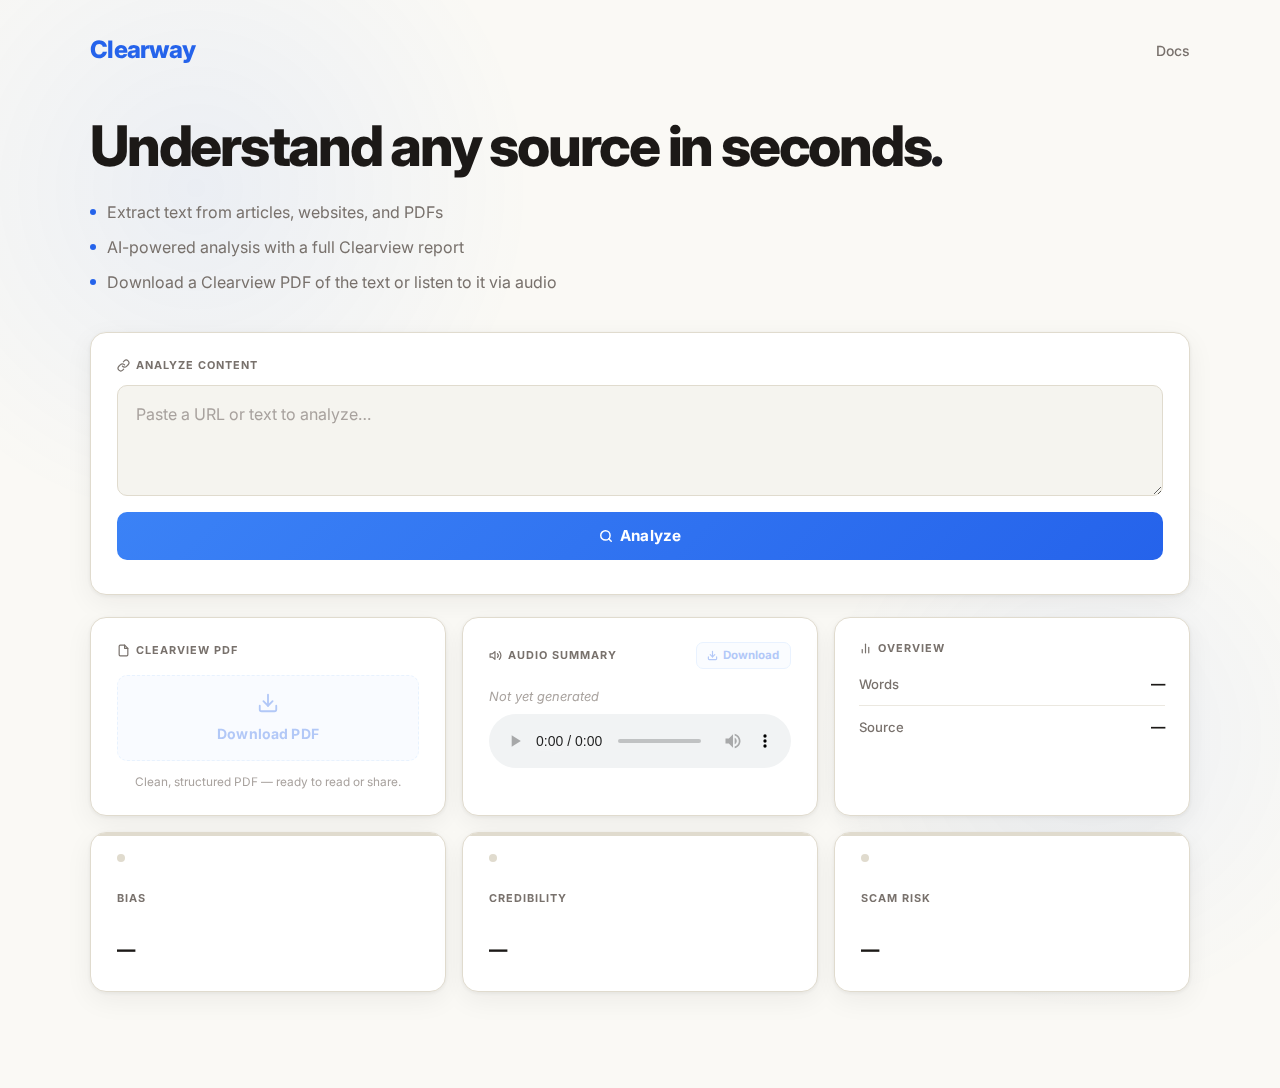
<file: index.html>
<!DOCTYPE html>
<html lang="en">
  <head>
    <meta charset="UTF-8" />
    <meta name="viewport" content="width=device-width, initial-scale=1.0" />
    <title>Clearways</title>
    <link rel="preconnect" href="https://fonts.googleapis.com" />
    <link rel="preconnect" href="https://fonts.gstatic.com" crossorigin />
    <link
      href="https://fonts.googleapis.com/css2?family=Inter:ital,wght@0,400;0,500;0,600;0,700;0,800;1,400&display=swap"
      rel="stylesheet"
    />
    <link rel="icon" href="favicon.ico" sizes="any" />
    <link rel="icon" type="image/png" sizes="32x32" href="favicon-32x32.png" />
    <link rel="apple-touch-icon" sizes="180x180" href="apple-touch-icon.png" />
    <link rel="stylesheet" href="styles.css" />
  </head>
  <body>
    <div class="page">

      <!-- Top bar -->
      <header class="topbar">
        <a class="brand" href="./">Clearway</a>
        <nav>
          <a class="nav-link" href="https://hackathonapi.github.io/api//docs" target="_blank">Docs</a>
        </nav>
      </header>

      <!-- Hero -->
      <section class="hero">
        <h1>Understand any source in seconds.</h1>
        <ul class="features">
          <li>Extract text from articles, websites, and PDFs</li>
          <li>AI-powered analysis with a full Clearview report</li>
          <li>Download a Clearview PDF of the text or listen to it via audio</li>
        </ul>
      </section>

      <!-- Input -->
      <div class="card input-card">
        <div class="card-label input-card-label">
          <svg width="13" height="13" viewBox="0 0 24 24" fill="none" stroke="currentColor" stroke-width="2.2" stroke-linecap="round" stroke-linejoin="round">
            <path d="M10 13a5 5 0 0 0 7.54.54l3-3a5 5 0 0 0-7.07-7.07l-1.72 1.71"/>
            <path d="M14 11a5 5 0 0 0-7.54-.54l-3 3a5 5 0 0 0 7.07 7.07l1.71-1.71"/>
          </svg>
          Analyze Content
        </div>
        <textarea id="input" placeholder="Paste a URL or text to analyze…" rows="3"></textarea>
        <div class="input-footer">
          <button id="submit">
            <svg class="btn-icon-search" width="14" height="14" viewBox="0 0 24 24" fill="none" stroke="currentColor" stroke-width="2.5" stroke-linecap="round" stroke-linejoin="round">
              <circle cx="11" cy="11" r="8"/><line x1="21" y1="21" x2="16.65" y2="16.65"/>
            </svg>
            <svg class="btn-icon-spin" width="14" height="14" viewBox="0 0 24 24" fill="none" stroke="currentColor" stroke-width="2.5" stroke-linecap="round" stroke-linejoin="round">
              <path d="M21 12a9 9 0 1 1-6.219-8.56"/>
            </svg>
            <span id="submit-label">Analyze</span>
          </button>
          <span id="status" class="status-text" aria-live="polite"></span>
        </div>
      </div>

      <!-- Results -->
      <div id="results" class="show">
        <div class="results-grid">

          <!-- 1. Clearview PDF -->
          <div class="card dl-card">
            <div class="card-label">
              <svg width="13" height="13" viewBox="0 0 24 24" fill="none" stroke="currentColor" stroke-width="2.2" stroke-linecap="round" stroke-linejoin="round">
                <path d="M14 2H6a2 2 0 0 0-2 2v16a2 2 0 0 0 2 2h12a2 2 0 0 0 2-2V8z"/>
                <polyline points="14 2 14 8 20 8"/>
              </svg>
              Clearview PDF
            </div>
            <div class="dl-card-body">
              <a id="pdf-download" class="btn-dl-large" href="#" aria-disabled="true">
                <svg width="22" height="22" viewBox="0 0 24 24" fill="none" stroke="currentColor" stroke-width="2" stroke-linecap="round" stroke-linejoin="round">
                  <path d="M21 15v4a2 2 0 0 1-2 2H5a2 2 0 0 1-2-2v-4"/>
                  <polyline points="7 10 12 15 17 10"/>
                  <line x1="12" y1="15" x2="12" y2="3"/>
                </svg>
                Download PDF
              </a>
              <p class="dl-caption">Clean, structured PDF — ready to read or share.</p>
            </div>
          </div>

          <!-- 2. Audio Summary -->
          <div class="card audio-card">
            <div class="card-head">
              <div class="card-label">
                <svg width="13" height="13" viewBox="0 0 24 24" fill="none" stroke="currentColor" stroke-width="2.2" stroke-linecap="round" stroke-linejoin="round">
                  <polygon points="11 5 6 9 2 9 2 15 6 15 11 19 11 5"/>
                  <path d="M15.54 8.46a5 5 0 0 1 0 7.07"/>
                  <path d="M19.07 4.93a10 10 0 0 1 0 14.14"/>
                </svg>
                Audio Summary
              </div>
              <a id="audio-download" class="btn-dl" href="#" download aria-disabled="true">
                <svg width="11" height="11" viewBox="0 0 24 24" fill="none" stroke="currentColor" stroke-width="2.5" stroke-linecap="round" stroke-linejoin="round">
                  <path d="M21 15v4a2 2 0 0 1-2 2H5a2 2 0 0 1-2-2v-4"/>
                  <polyline points="7 10 12 15 17 10"/>
                  <line x1="12" y1="15" x2="12" y2="3"/>
                </svg>
                Download
              </a>
            </div>
            <p class="audio-empty" id="audio-empty">Not yet generated</p>
            <audio id="audio-player" controls hidden></audio>
          </div>

          <!-- 3. Overview -->
          <div class="card stats-card">
            <div class="card-label">
              <svg width="13" height="13" viewBox="0 0 24 24" fill="none" stroke="currentColor" stroke-width="2.2" stroke-linecap="round" stroke-linejoin="round">
                <line x1="18" y1="20" x2="18" y2="10"/><line x1="12" y1="20" x2="12" y2="4"/><line x1="6" y1="20" x2="6" y2="14"/>
              </svg>
              Overview
            </div>
            <div class="stats-list">
              <div class="stat-row">
                <span class="stat-label">Words</span>
                <span class="stat-value" id="stat-words">—</span>
              </div>
              <div class="stat-row">
                <span class="stat-label">Source</span>
                <span class="stat-value" id="stat-source">—</span>
              </div>
            </div>
          </div>

          <!-- 4. Bias -->
          <div class="card mc" id="metric-bias">
            <div class="mc-dot"></div>
            <div class="mc-name">Bias</div>
            <div class="mc-info">
              <span class="mc-value" id="mc-bias-value">—</span>
              <span class="mc-tooltip" id="mc-bias-reason"></span>
            </div>
          </div>

          <!-- 5. Credibility -->
          <div class="card mc" id="metric-credibility">
            <div class="mc-dot"></div>
            <div class="mc-name">Credibility</div>
            <div class="mc-info">
              <span class="mc-value" id="mc-cred-value">—</span>
              <span class="mc-tooltip" id="mc-cred-reason"></span>
            </div>
          </div>

          <!-- 6. Scam Risk -->
          <div class="card mc" id="metric-scam">
            <div class="mc-dot"></div>
            <div class="mc-name">Scam Risk</div>
            <div class="mc-info">
              <span class="mc-value" id="mc-scam-value">—</span>
              <span class="mc-tooltip" id="mc-scam-reason"></span>
            </div>
          </div>

        </div><!-- /results-grid -->
      </div><!-- /results -->
    </div><!-- /page -->

    <script src="app.js"></script>
  </body>
</html>
</file>
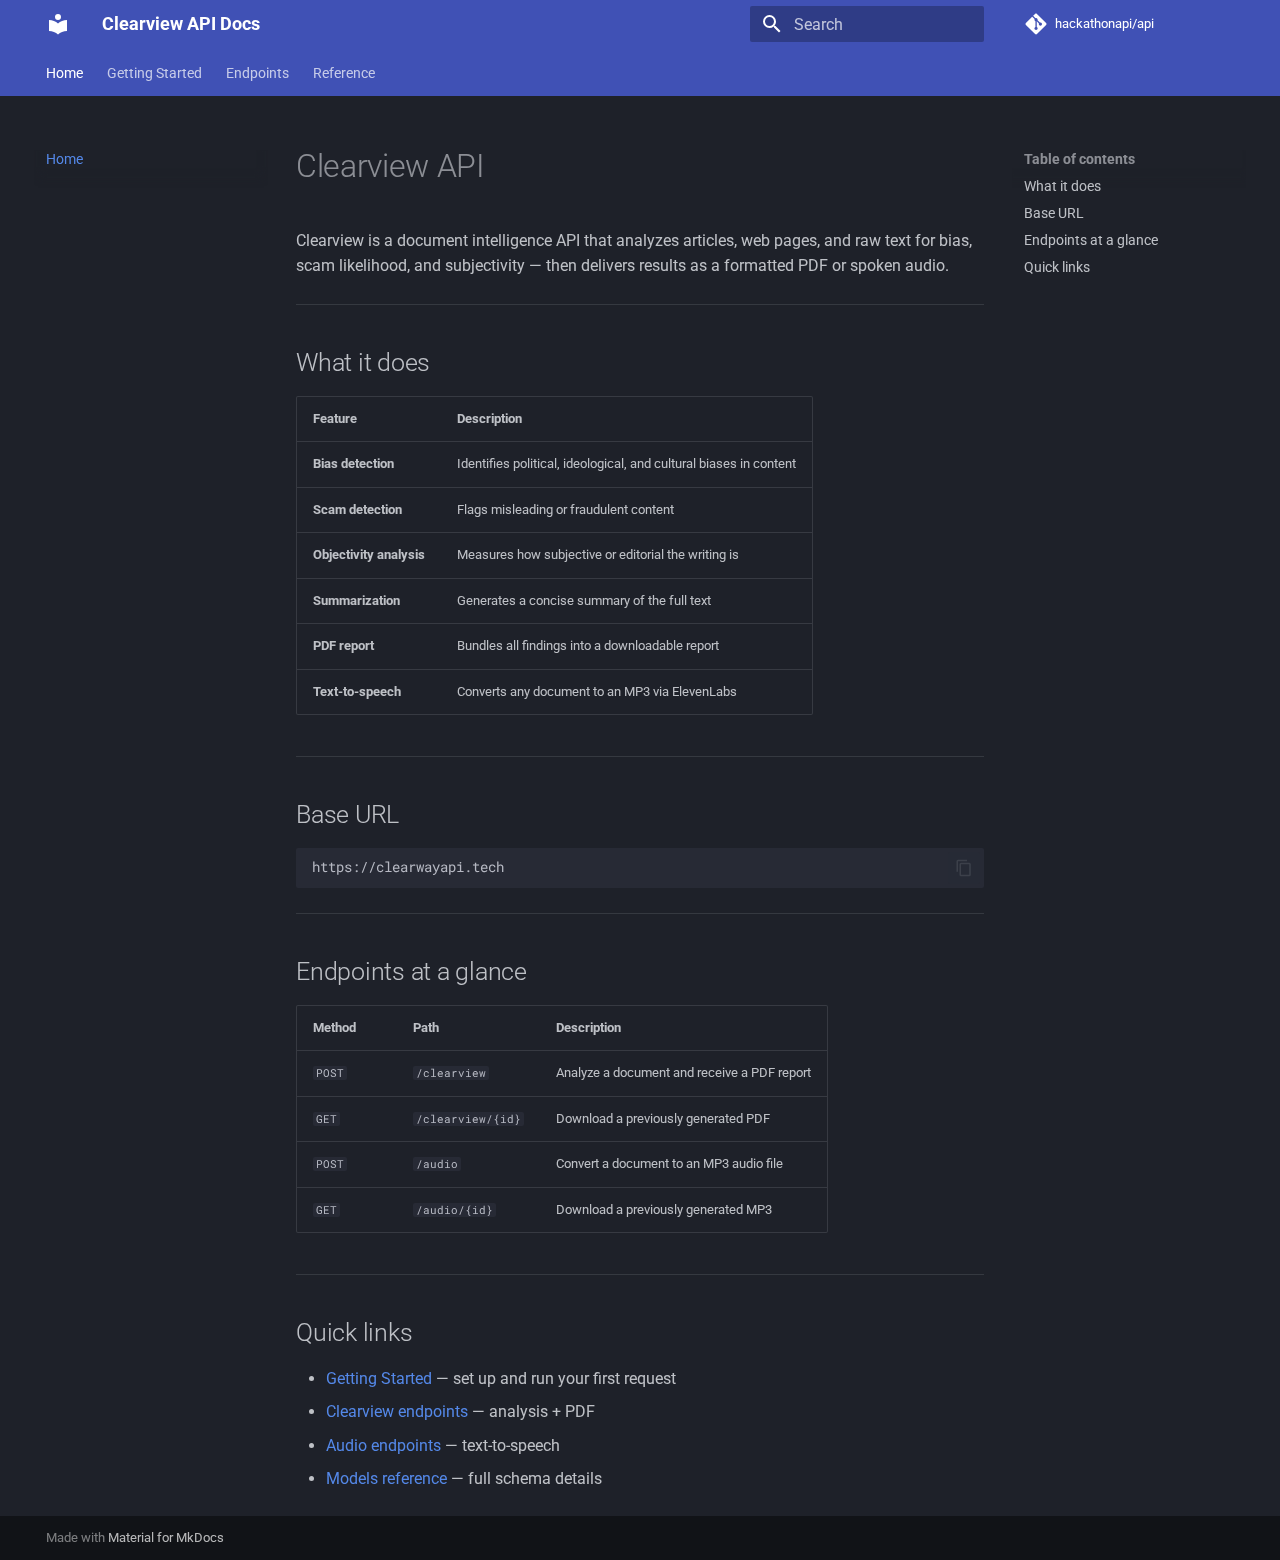
<file: docs/index.html>
<!doctype html>
<html lang="en" class="no-js">
  <head>
    
      <meta charset="utf-8">
      <meta name="viewport" content="width=device-width,initial-scale=1">
      
        <meta name="description" content="Clearview API — document analysis and text-to-speech conversion">
      
      
      
        <link rel="canonical" href="https://clearwayapi.tech/docs/">
      
      
      
        <link rel="next" href="getting-started/">
      
      
        
      
      
      <link rel="icon" href="assets/images/favicon.png">
      <meta name="generator" content="mkdocs-1.6.1, mkdocs-material-9.7.3">
    
    
      
        <title>Clearview API Docs</title>
      
    
    
      <link rel="stylesheet" href="assets/stylesheets/main.484c7ddc.min.css">
      
        
        <link rel="stylesheet" href="assets/stylesheets/palette.ab4e12ef.min.css">
      
      


    
    
      
    
    
      
        
        
        <link rel="preconnect" href="https://fonts.gstatic.com" crossorigin>
        <link rel="stylesheet" href="https://fonts.googleapis.com/css?family=Roboto:300,300i,400,400i,700,700i%7CRoboto+Mono:400,400i,700,700i&display=fallback">
        <style>:root{--md-text-font:"Roboto";--md-code-font:"Roboto Mono"}</style>
      
    
    
    <script>__md_scope=new URL(".",location),__md_hash=e=>[...e].reduce(((e,_)=>(e<<5)-e+_.charCodeAt(0)),0),__md_get=(e,_=localStorage,t=__md_scope)=>JSON.parse(_.getItem(t.pathname+"."+e)),__md_set=(e,_,t=localStorage,a=__md_scope)=>{try{t.setItem(a.pathname+"."+e,JSON.stringify(_))}catch(e){}}</script>
    
      

    
    
  </head>
  
  
    
    
    
    
    
    <body dir="ltr" data-md-color-scheme="slate" data-md-color-primary="indigo" data-md-color-accent="cyan">
  
    
    <input class="md-toggle" data-md-toggle="drawer" type="checkbox" id="__drawer" autocomplete="off">
    <input class="md-toggle" data-md-toggle="search" type="checkbox" id="__search" autocomplete="off">
    <label class="md-overlay" for="__drawer"></label>
    <div data-md-component="skip">
      
        
        <a href="#clearview-api" class="md-skip">
          Skip to content
        </a>
      
    </div>
    <div data-md-component="announce">
      
    </div>
    
    
      

<header class="md-header" data-md-component="header">
  <nav class="md-header__inner md-grid" aria-label="Header">
    <a href="." title="Clearview API Docs" class="md-header__button md-logo" aria-label="Clearview API Docs" data-md-component="logo">
      
  
  <svg xmlns="http://www.w3.org/2000/svg" viewBox="0 0 24 24"><path d="M12 8a3 3 0 0 0 3-3 3 3 0 0 0-3-3 3 3 0 0 0-3 3 3 3 0 0 0 3 3m0 3.54C9.64 9.35 6.5 8 3 8v11c3.5 0 6.64 1.35 9 3.54 2.36-2.19 5.5-3.54 9-3.54V8c-3.5 0-6.64 1.35-9 3.54"/></svg>

    </a>
    <label class="md-header__button md-icon" for="__drawer">
      
      <svg xmlns="http://www.w3.org/2000/svg" viewBox="0 0 24 24"><path d="M3 6h18v2H3zm0 5h18v2H3zm0 5h18v2H3z"/></svg>
    </label>
    <div class="md-header__title" data-md-component="header-title">
      <div class="md-header__ellipsis">
        <div class="md-header__topic">
          <span class="md-ellipsis">
            Clearview API Docs
          </span>
        </div>
        <div class="md-header__topic" data-md-component="header-topic">
          <span class="md-ellipsis">
            
              Home
            
          </span>
        </div>
      </div>
    </div>
    
      
    
    
    
    
      
      
        <label class="md-header__button md-icon" for="__search">
          
          <svg xmlns="http://www.w3.org/2000/svg" viewBox="0 0 24 24"><path d="M9.5 3A6.5 6.5 0 0 1 16 9.5c0 1.61-.59 3.09-1.56 4.23l.27.27h.79l5 5-1.5 1.5-5-5v-.79l-.27-.27A6.52 6.52 0 0 1 9.5 16 6.5 6.5 0 0 1 3 9.5 6.5 6.5 0 0 1 9.5 3m0 2C7 5 5 7 5 9.5S7 14 9.5 14 14 12 14 9.5 12 5 9.5 5"/></svg>
        </label>
        <div class="md-search" data-md-component="search" role="dialog">
  <label class="md-search__overlay" for="__search"></label>
  <div class="md-search__inner" role="search">
    <form class="md-search__form" name="search">
      <input type="text" class="md-search__input" name="query" aria-label="Search" placeholder="Search" autocapitalize="off" autocorrect="off" autocomplete="off" spellcheck="false" data-md-component="search-query" required>
      <label class="md-search__icon md-icon" for="__search">
        
        <svg xmlns="http://www.w3.org/2000/svg" viewBox="0 0 24 24"><path d="M9.5 3A6.5 6.5 0 0 1 16 9.5c0 1.61-.59 3.09-1.56 4.23l.27.27h.79l5 5-1.5 1.5-5-5v-.79l-.27-.27A6.52 6.52 0 0 1 9.5 16 6.5 6.5 0 0 1 3 9.5 6.5 6.5 0 0 1 9.5 3m0 2C7 5 5 7 5 9.5S7 14 9.5 14 14 12 14 9.5 12 5 9.5 5"/></svg>
        
        <svg xmlns="http://www.w3.org/2000/svg" viewBox="0 0 24 24"><path d="M20 11v2H8l5.5 5.5-1.42 1.42L4.16 12l7.92-7.92L13.5 5.5 8 11z"/></svg>
      </label>
      <nav class="md-search__options" aria-label="Search">
        
        <button type="reset" class="md-search__icon md-icon" title="Clear" aria-label="Clear" tabindex="-1">
          
          <svg xmlns="http://www.w3.org/2000/svg" viewBox="0 0 24 24"><path d="M19 6.41 17.59 5 12 10.59 6.41 5 5 6.41 10.59 12 5 17.59 6.41 19 12 13.41 17.59 19 19 17.59 13.41 12z"/></svg>
        </button>
      </nav>
      
        <div class="md-search__suggest" data-md-component="search-suggest"></div>
      
    </form>
    <div class="md-search__output">
      <div class="md-search__scrollwrap" tabindex="0" data-md-scrollfix>
        <div class="md-search-result" data-md-component="search-result">
          <div class="md-search-result__meta">
            Initializing search
          </div>
          <ol class="md-search-result__list" role="presentation"></ol>
        </div>
      </div>
    </div>
  </div>
</div>
      
    
    
      <div class="md-header__source">
        <a href="https://github.com/hackathonapi/api" title="Go to repository" class="md-source" data-md-component="source">
  <div class="md-source__icon md-icon">
    
    <svg xmlns="http://www.w3.org/2000/svg" viewBox="0 0 448 512"><!--! Font Awesome Free 7.1.0 by @fontawesome - https://fontawesome.com License - https://fontawesome.com/license/free (Icons: CC BY 4.0, Fonts: SIL OFL 1.1, Code: MIT License) Copyright 2025 Fonticons, Inc.--><path d="M439.6 236.1 244 40.5c-5.4-5.5-12.8-8.5-20.4-8.5s-15 3-20.4 8.4L162.5 81l51.5 51.5c27.1-9.1 52.7 16.8 43.4 43.7l49.7 49.7c34.2-11.8 61.2 31 35.5 56.7-26.5 26.5-70.2-2.9-56-37.3L240.3 199v121.9c25.3 12.5 22.3 41.8 9.1 55-6.4 6.4-15.2 10.1-24.3 10.1s-17.8-3.6-24.3-10.1c-17.6-17.6-11.1-46.9 11.2-56v-123c-20.8-8.5-24.6-30.7-18.6-45L142.6 101 8.5 235.1C3 240.6 0 247.9 0 255.5s3 15 8.5 20.4l195.6 195.7c5.4 5.4 12.7 8.4 20.4 8.4s15-3 20.4-8.4l194.7-194.7c5.4-5.4 8.4-12.8 8.4-20.4s-3-15-8.4-20.4"/></svg>
  </div>
  <div class="md-source__repository">
    hackathonapi/api
  </div>
</a>
      </div>
    
  </nav>
  
</header>
    
    <div class="md-container" data-md-component="container">
      
      
        
          
            
<nav class="md-tabs" aria-label="Tabs" data-md-component="tabs">
  <div class="md-grid">
    <ul class="md-tabs__list">
      
        
  
  
  
    
  
  
    <li class="md-tabs__item md-tabs__item--active">
      <a href="." class="md-tabs__link">
        
  
  
    
  
  Home

      </a>
    </li>
  

      
        
  
  
  
  
    <li class="md-tabs__item">
      <a href="getting-started/" class="md-tabs__link">
        
  
  
    
  
  Getting Started

      </a>
    </li>
  

      
        
  
  
  
  
    
    
      <li class="md-tabs__item">
        <a href="endpoints/clearview/" class="md-tabs__link">
          
  
  
  Endpoints

        </a>
      </li>
    
  

      
        
  
  
  
  
    
    
      <li class="md-tabs__item">
        <a href="reference/models/" class="md-tabs__link">
          
  
  
  Reference

        </a>
      </li>
    
  

      
    </ul>
  </div>
</nav>
          
        
      
      <main class="md-main" data-md-component="main">
        <div class="md-main__inner md-grid">
          
            
              
              <div class="md-sidebar md-sidebar--primary" data-md-component="sidebar" data-md-type="navigation" >
                <div class="md-sidebar__scrollwrap">
                  <div class="md-sidebar__inner">
                    


  


<nav class="md-nav md-nav--primary md-nav--lifted" aria-label="Navigation" data-md-level="0">
  <label class="md-nav__title" for="__drawer">
    <a href="." title="Clearview API Docs" class="md-nav__button md-logo" aria-label="Clearview API Docs" data-md-component="logo">
      
  
  <svg xmlns="http://www.w3.org/2000/svg" viewBox="0 0 24 24"><path d="M12 8a3 3 0 0 0 3-3 3 3 0 0 0-3-3 3 3 0 0 0-3 3 3 3 0 0 0 3 3m0 3.54C9.64 9.35 6.5 8 3 8v11c3.5 0 6.64 1.35 9 3.54 2.36-2.19 5.5-3.54 9-3.54V8c-3.5 0-6.64 1.35-9 3.54"/></svg>

    </a>
    Clearview API Docs
  </label>
  
    <div class="md-nav__source">
      <a href="https://github.com/hackathonapi/api" title="Go to repository" class="md-source" data-md-component="source">
  <div class="md-source__icon md-icon">
    
    <svg xmlns="http://www.w3.org/2000/svg" viewBox="0 0 448 512"><!--! Font Awesome Free 7.1.0 by @fontawesome - https://fontawesome.com License - https://fontawesome.com/license/free (Icons: CC BY 4.0, Fonts: SIL OFL 1.1, Code: MIT License) Copyright 2025 Fonticons, Inc.--><path d="M439.6 236.1 244 40.5c-5.4-5.5-12.8-8.5-20.4-8.5s-15 3-20.4 8.4L162.5 81l51.5 51.5c27.1-9.1 52.7 16.8 43.4 43.7l49.7 49.7c34.2-11.8 61.2 31 35.5 56.7-26.5 26.5-70.2-2.9-56-37.3L240.3 199v121.9c25.3 12.5 22.3 41.8 9.1 55-6.4 6.4-15.2 10.1-24.3 10.1s-17.8-3.6-24.3-10.1c-17.6-17.6-11.1-46.9 11.2-56v-123c-20.8-8.5-24.6-30.7-18.6-45L142.6 101 8.5 235.1C3 240.6 0 247.9 0 255.5s3 15 8.5 20.4l195.6 195.7c5.4 5.4 12.7 8.4 20.4 8.4s15-3 20.4-8.4l194.7-194.7c5.4-5.4 8.4-12.8 8.4-20.4s-3-15-8.4-20.4"/></svg>
  </div>
  <div class="md-source__repository">
    hackathonapi/api
  </div>
</a>
    </div>
  
  <ul class="md-nav__list" data-md-scrollfix>
    
      
      
  
  
    
  
  
  
    <li class="md-nav__item md-nav__item--active">
      
      <input class="md-nav__toggle md-toggle" type="checkbox" id="__toc">
      
      
        
      
      
        <label class="md-nav__link md-nav__link--active" for="__toc">
          
  
  
  <span class="md-ellipsis">
    
  
    Home
  

    
  </span>
  
  

          <span class="md-nav__icon md-icon"></span>
        </label>
      
      <a href="." class="md-nav__link md-nav__link--active">
        
  
  
  <span class="md-ellipsis">
    
  
    Home
  

    
  </span>
  
  

      </a>
      
        

<nav class="md-nav md-nav--secondary" aria-label="Table of contents">
  
  
  
    
  
  
    <label class="md-nav__title" for="__toc">
      <span class="md-nav__icon md-icon"></span>
      Table of contents
    </label>
    <ul class="md-nav__list" data-md-component="toc" data-md-scrollfix>
      
        <li class="md-nav__item">
  <a href="#what-it-does" class="md-nav__link">
    <span class="md-ellipsis">
      
        What it does
      
    </span>
  </a>
  
</li>
      
        <li class="md-nav__item">
  <a href="#base-url" class="md-nav__link">
    <span class="md-ellipsis">
      
        Base URL
      
    </span>
  </a>
  
</li>
      
        <li class="md-nav__item">
  <a href="#endpoints-at-a-glance" class="md-nav__link">
    <span class="md-ellipsis">
      
        Endpoints at a glance
      
    </span>
  </a>
  
</li>
      
        <li class="md-nav__item">
  <a href="#quick-links" class="md-nav__link">
    <span class="md-ellipsis">
      
        Quick links
      
    </span>
  </a>
  
</li>
      
    </ul>
  
</nav>
      
    </li>
  

    
      
      
  
  
  
  
    <li class="md-nav__item">
      <a href="getting-started/" class="md-nav__link">
        
  
  
  <span class="md-ellipsis">
    
  
    Getting Started
  

    
  </span>
  
  

      </a>
    </li>
  

    
      
      
  
  
  
  
    
    
    
    
      
      
        
      
    
    
    <li class="md-nav__item md-nav__item--nested">
      
        
        
        <input class="md-nav__toggle md-toggle " type="checkbox" id="__nav_3" >
        
          
          <label class="md-nav__link" for="__nav_3" id="__nav_3_label" tabindex="0">
            
  
  
  <span class="md-ellipsis">
    
  
    Endpoints
  

    
  </span>
  
  

            <span class="md-nav__icon md-icon"></span>
          </label>
        
        <nav class="md-nav" data-md-level="1" aria-labelledby="__nav_3_label" aria-expanded="false">
          <label class="md-nav__title" for="__nav_3">
            <span class="md-nav__icon md-icon"></span>
            
  
    Endpoints
  

          </label>
          <ul class="md-nav__list" data-md-scrollfix>
            
              
                
  
  
  
  
    <li class="md-nav__item">
      <a href="endpoints/clearview/" class="md-nav__link">
        
  
  
  <span class="md-ellipsis">
    
  
    Clearview (Analysis + PDF)
  

    
  </span>
  
  

      </a>
    </li>
  

              
            
              
                
  
  
  
  
    <li class="md-nav__item">
      <a href="endpoints/audio/" class="md-nav__link">
        
  
  
  <span class="md-ellipsis">
    
  
    Audio (Text-to-Speech)
  

    
  </span>
  
  

      </a>
    </li>
  

              
            
          </ul>
        </nav>
      
    </li>
  

    
      
      
  
  
  
  
    
    
    
    
      
      
        
      
    
    
    <li class="md-nav__item md-nav__item--nested">
      
        
        
        <input class="md-nav__toggle md-toggle " type="checkbox" id="__nav_4" >
        
          
          <label class="md-nav__link" for="__nav_4" id="__nav_4_label" tabindex="0">
            
  
  
  <span class="md-ellipsis">
    
  
    Reference
  

    
  </span>
  
  

            <span class="md-nav__icon md-icon"></span>
          </label>
        
        <nav class="md-nav" data-md-level="1" aria-labelledby="__nav_4_label" aria-expanded="false">
          <label class="md-nav__title" for="__nav_4">
            <span class="md-nav__icon md-icon"></span>
            
  
    Reference
  

          </label>
          <ul class="md-nav__list" data-md-scrollfix>
            
              
                
  
  
  
  
    <li class="md-nav__item">
      <a href="reference/models/" class="md-nav__link">
        
  
  
  <span class="md-ellipsis">
    
  
    Models
  

    
  </span>
  
  

      </a>
    </li>
  

              
            
          </ul>
        </nav>
      
    </li>
  

    
  </ul>
</nav>
                  </div>
                </div>
              </div>
            
            
              
              <div class="md-sidebar md-sidebar--secondary" data-md-component="sidebar" data-md-type="toc" >
                <div class="md-sidebar__scrollwrap">
                  <div class="md-sidebar__inner">
                    

<nav class="md-nav md-nav--secondary" aria-label="Table of contents">
  
  
  
    
  
  
    <label class="md-nav__title" for="__toc">
      <span class="md-nav__icon md-icon"></span>
      Table of contents
    </label>
    <ul class="md-nav__list" data-md-component="toc" data-md-scrollfix>
      
        <li class="md-nav__item">
  <a href="#what-it-does" class="md-nav__link">
    <span class="md-ellipsis">
      
        What it does
      
    </span>
  </a>
  
</li>
      
        <li class="md-nav__item">
  <a href="#base-url" class="md-nav__link">
    <span class="md-ellipsis">
      
        Base URL
      
    </span>
  </a>
  
</li>
      
        <li class="md-nav__item">
  <a href="#endpoints-at-a-glance" class="md-nav__link">
    <span class="md-ellipsis">
      
        Endpoints at a glance
      
    </span>
  </a>
  
</li>
      
        <li class="md-nav__item">
  <a href="#quick-links" class="md-nav__link">
    <span class="md-ellipsis">
      
        Quick links
      
    </span>
  </a>
  
</li>
      
    </ul>
  
</nav>
                  </div>
                </div>
              </div>
            
          
          
            <div class="md-content" data-md-component="content">
              
              <article class="md-content__inner md-typeset">
                
                  


  
  


<h1 id="clearview-api">Clearview API<a class="headerlink" href="#clearview-api" title="Permanent link">&para;</a></h1>
<p>Clearview is a document intelligence API that analyzes articles, web pages, and raw text for bias, scam likelihood, and subjectivity — then delivers results as a formatted PDF or spoken audio.</p>
<hr />
<h2 id="what-it-does">What it does<a class="headerlink" href="#what-it-does" title="Permanent link">&para;</a></h2>
<table>
<thead>
<tr>
<th>Feature</th>
<th>Description</th>
</tr>
</thead>
<tbody>
<tr>
<td><strong>Bias detection</strong></td>
<td>Identifies political, ideological, and cultural biases in content</td>
</tr>
<tr>
<td><strong>Scam detection</strong></td>
<td>Flags misleading or fraudulent content</td>
</tr>
<tr>
<td><strong>Objectivity analysis</strong></td>
<td>Measures how subjective or editorial the writing is</td>
</tr>
<tr>
<td><strong>Summarization</strong></td>
<td>Generates a concise summary of the full text</td>
</tr>
<tr>
<td><strong>PDF report</strong></td>
<td>Bundles all findings into a downloadable report</td>
</tr>
<tr>
<td><strong>Text-to-speech</strong></td>
<td>Converts any document to an MP3 via ElevenLabs</td>
</tr>
</tbody>
</table>
<hr />
<h2 id="base-url">Base URL<a class="headerlink" href="#base-url" title="Permanent link">&para;</a></h2>
<div class="highlight"><pre><span></span><code><a id="__codelineno-0-1" name="__codelineno-0-1" href="#__codelineno-0-1"></a>https://clearwayapi.tech
</code></pre></div>
<hr />
<h2 id="endpoints-at-a-glance">Endpoints at a glance<a class="headerlink" href="#endpoints-at-a-glance" title="Permanent link">&para;</a></h2>
<table>
<thead>
<tr>
<th>Method</th>
<th>Path</th>
<th>Description</th>
</tr>
</thead>
<tbody>
<tr>
<td><code>POST</code></td>
<td><code>/clearview</code></td>
<td>Analyze a document and receive a PDF report</td>
</tr>
<tr>
<td><code>GET</code></td>
<td><code>/clearview/{id}</code></td>
<td>Download a previously generated PDF</td>
</tr>
<tr>
<td><code>POST</code></td>
<td><code>/audio</code></td>
<td>Convert a document to an MP3 audio file</td>
</tr>
<tr>
<td><code>GET</code></td>
<td><code>/audio/{id}</code></td>
<td>Download a previously generated MP3</td>
</tr>
</tbody>
</table>
<hr />
<h2 id="quick-links">Quick links<a class="headerlink" href="#quick-links" title="Permanent link">&para;</a></h2>
<ul>
<li><a href="getting-started/">Getting Started</a> — set up and run your first request</li>
<li><a href="endpoints/clearview/">Clearview endpoints</a> — analysis + PDF</li>
<li><a href="endpoints/audio/">Audio endpoints</a> — text-to-speech</li>
<li><a href="reference/models/">Models reference</a> — full schema details</li>
</ul>












                
              </article>
            </div>
          
          
<script>var target=document.getElementById(location.hash.slice(1));target&&target.name&&(target.checked=target.name.startsWith("__tabbed_"))</script>
        </div>
        
          <button type="button" class="md-top md-icon" data-md-component="top" hidden>
  
  <svg xmlns="http://www.w3.org/2000/svg" viewBox="0 0 24 24"><path d="M13 20h-2V8l-5.5 5.5-1.42-1.42L12 4.16l7.92 7.92-1.42 1.42L13 8z"/></svg>
  Back to top
</button>
        
      </main>
      
        <footer class="md-footer">
  
  <div class="md-footer-meta md-typeset">
    <div class="md-footer-meta__inner md-grid">
      <div class="md-copyright">
  
  
    Made with
    <a href="https://squidfunk.github.io/mkdocs-material/" target="_blank" rel="noopener">
      Material for MkDocs
    </a>
  
</div>
      
    </div>
  </div>
</footer>
      
    </div>
    <div class="md-dialog" data-md-component="dialog">
      <div class="md-dialog__inner md-typeset"></div>
    </div>
    
    
    
      
      
      <script id="__config" type="application/json">{"annotate": null, "base": ".", "features": ["navigation.tabs", "navigation.sections", "navigation.top", "content.code.copy", "search.highlight", "search.suggest"], "search": "assets/javascripts/workers/search.2c215733.min.js", "tags": null, "translations": {"clipboard.copied": "Copied to clipboard", "clipboard.copy": "Copy to clipboard", "search.result.more.one": "1 more on this page", "search.result.more.other": "# more on this page", "search.result.none": "No matching documents", "search.result.one": "1 matching document", "search.result.other": "# matching documents", "search.result.placeholder": "Type to start searching", "search.result.term.missing": "Missing", "select.version": "Select version"}, "version": null}</script>
    
    
      <script src="assets/javascripts/bundle.79ae519e.min.js"></script>
      
    
  </body>
</html>
</file>
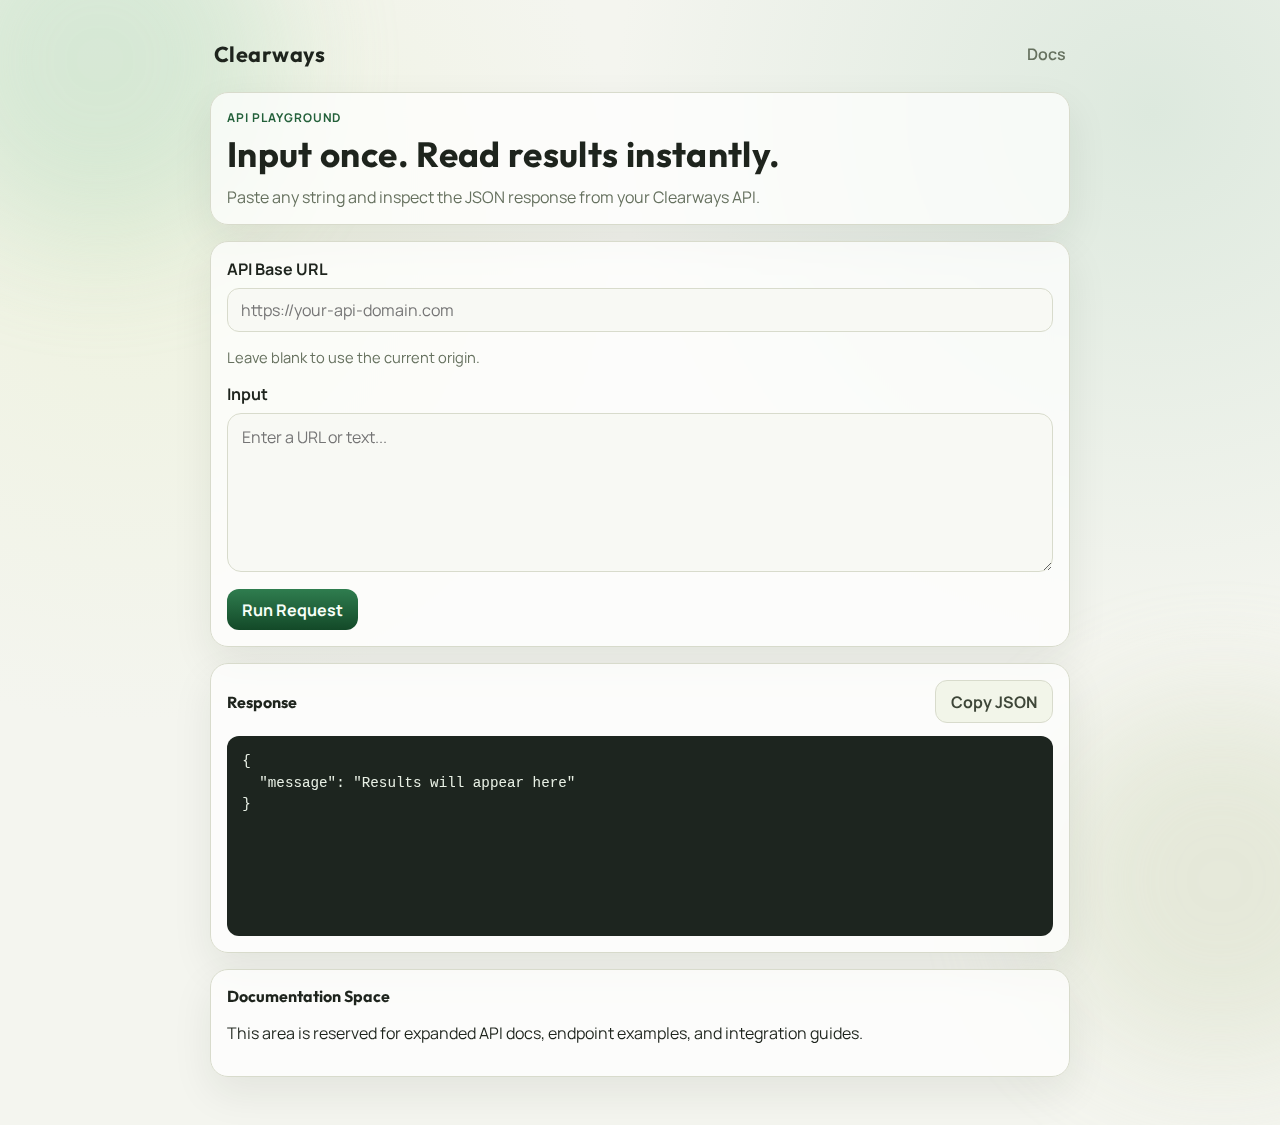
<file: frontend/index.html>
<!DOCTYPE html>
<html lang="en">
  <head>
    <meta charset="UTF-8" />
    <meta name="viewport" content="width=device-width, initial-scale=1.0" />
    <title>Clearways</title>
    <link rel="preconnect" href="https://fonts.googleapis.com" />
    <link rel="preconnect" href="https://fonts.gstatic.com" crossorigin />
    <link
      href="https://fonts.googleapis.com/css2?family=Manrope:wght@400;500;700&family=Outfit:wght@600;700&display=swap"
      rel="stylesheet"
    />
    <link rel="stylesheet" href="assets/styles.css" />
  </head>
  <body>
    <div class="bg-orb bg-orb-1" aria-hidden="true"></div>
    <div class="bg-orb bg-orb-2" aria-hidden="true"></div>

    <main class="shell">
      <header class="topbar">
        <a class="brand" href="./">Clearways</a>
        <nav>
          <a class="nav-link" href="docs.html">Docs</a>
        </nav>
      </header>

      <section class="panel hero">
        <div>
          <p class="eyebrow">API Playground</p>
          <h1>Input once. Read results instantly.</h1>
          <p class="subtext">
            Paste any string and inspect the JSON response from your Clearways API.
          </p>
        </div>
      </section>

      <section class="panel">
        <label for="apiBase" class="label">API Base URL</label>
        <input
          id="apiBase"
          class="text-input"
          placeholder="https://your-api-domain.com"
          autocomplete="off"
        />
        <p class="hint">Leave blank to use the current origin.</p>

        <label for="input" class="label input-label">Input</label>
        <textarea
          id="input"
          name="input"
          placeholder="Enter a URL or text..."
          rows="6"
          required
        ></textarea>
        <div class="actions">
          <button id="submit" type="button">Run Request</button>
          <span id="status" class="hint" aria-live="polite"></span>
        </div>
      </section>

      <section class="panel">
        <div class="result-head">
          <h2>Response</h2>
          <button id="copy" class="ghost" type="button">Copy JSON</button>
        </div>
        <pre id="output" class="output">{
  "message": "Results will appear here"
}</pre>
      </section>

      <section class="panel future-docs">
        <h2>Documentation Space</h2>
        <p>
          This area is reserved for expanded API docs, endpoint examples, and integration guides.
        </p>
      </section>
    </main>
    <script src="assets/app.js"></script>
  </body>
</html>
</file>
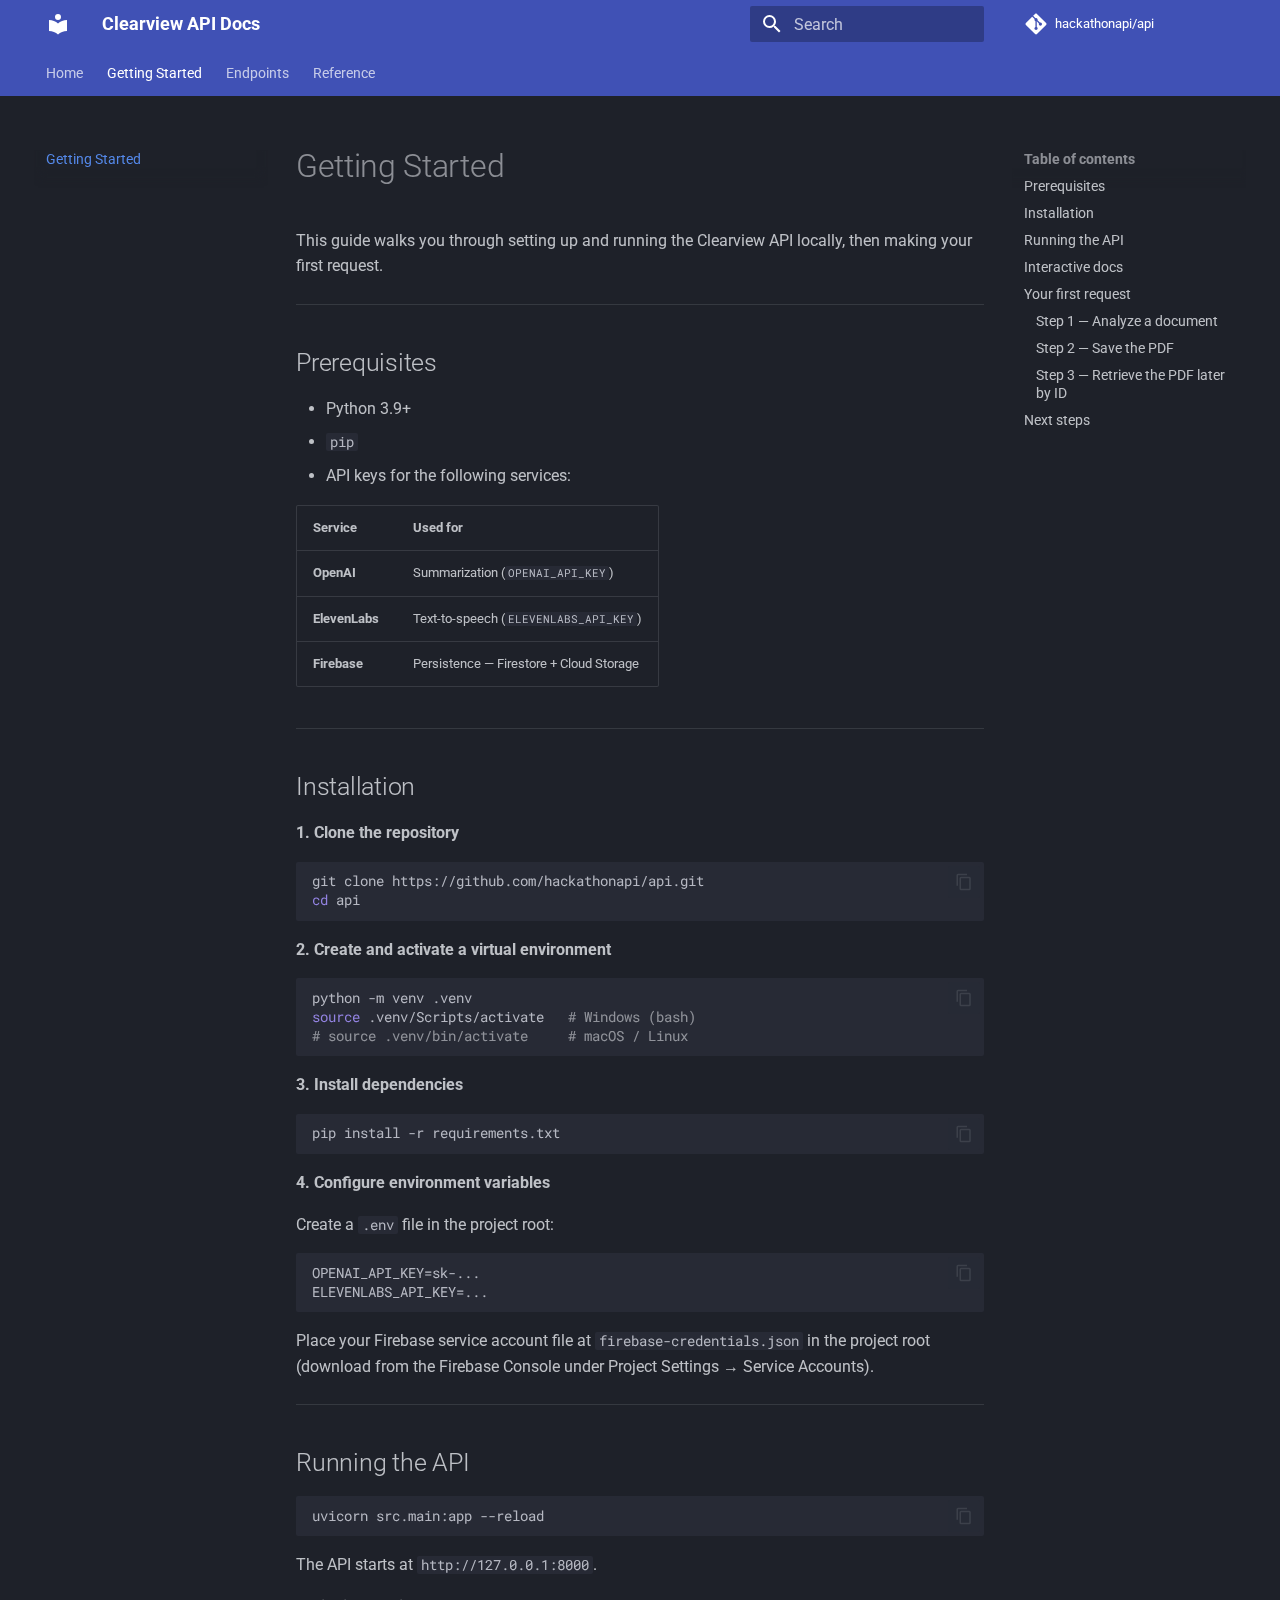
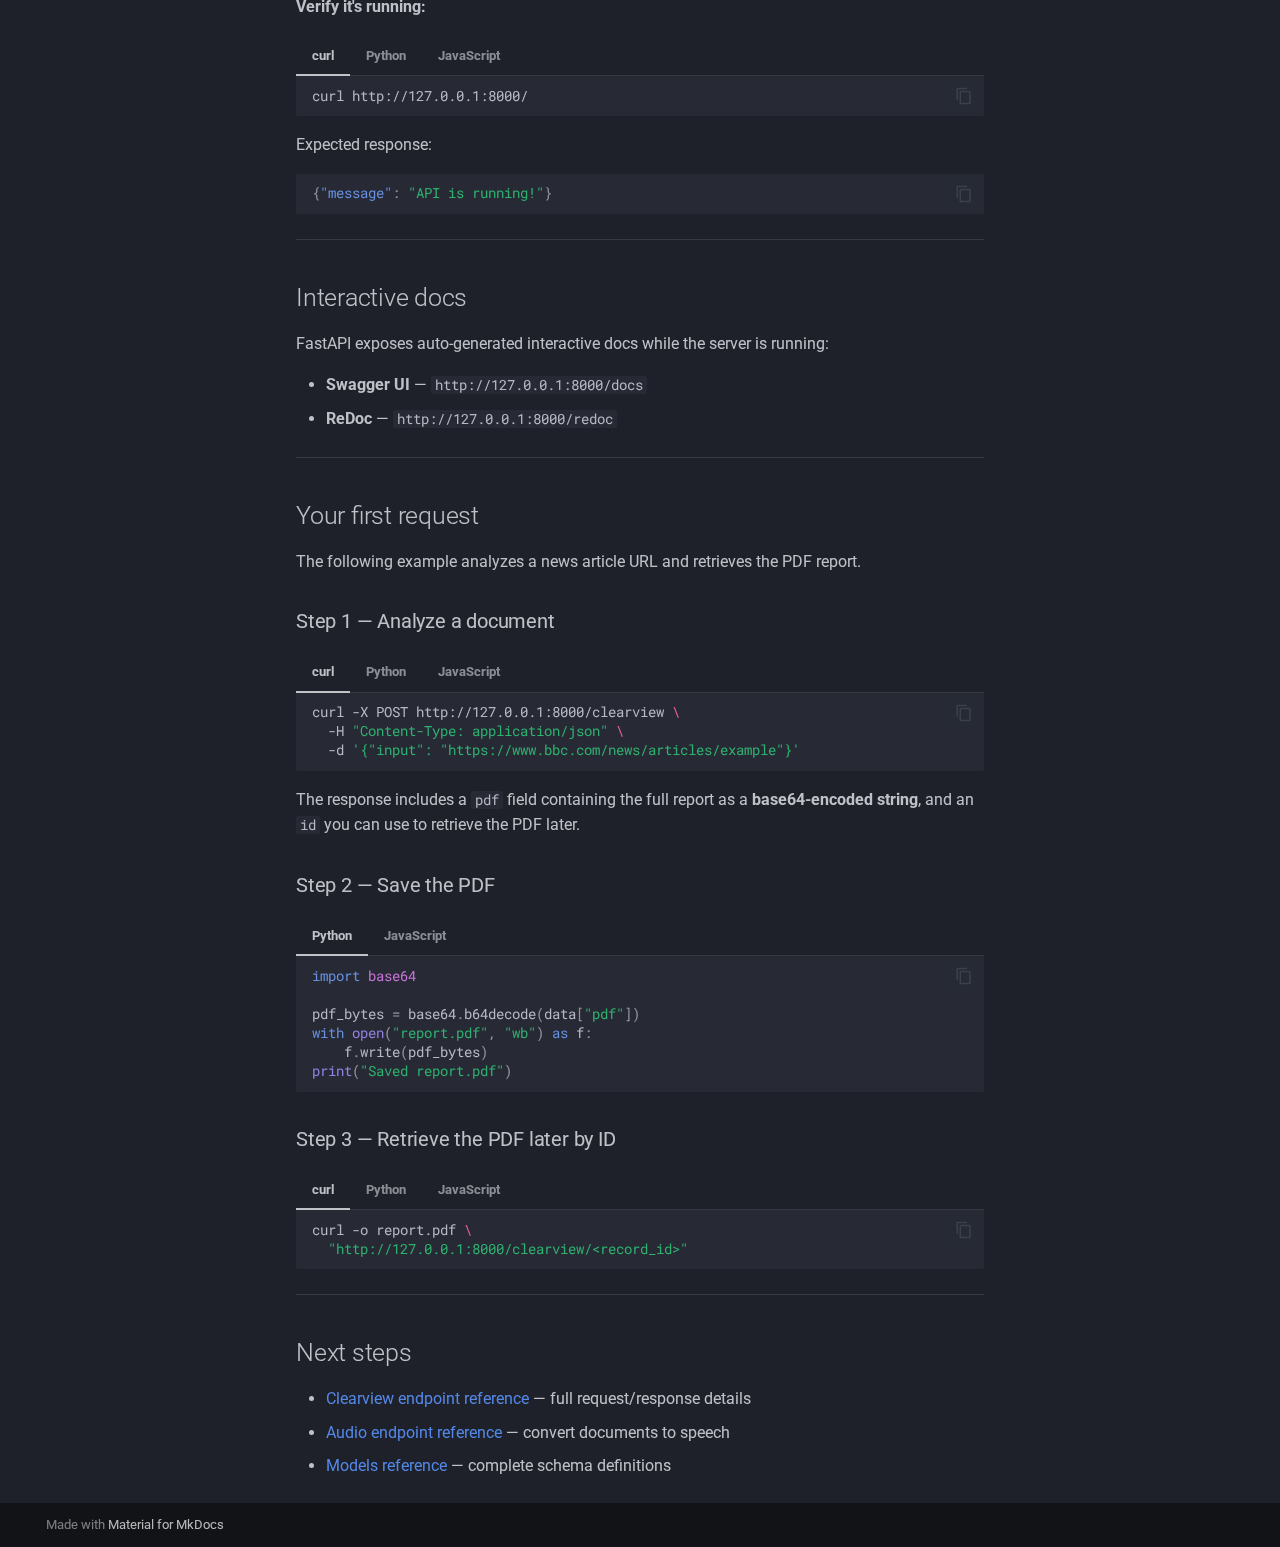
<file: docs/getting-started/index.html>
<!doctype html>
<html lang="en" class="no-js">
  <head>
    
      <meta charset="utf-8">
      <meta name="viewport" content="width=device-width,initial-scale=1">
      
        <meta name="description" content="Clearview API — document analysis and text-to-speech conversion">
      
      
      
        <link rel="canonical" href="https://clearwayapi.tech/docs/getting-started/">
      
      
        <link rel="prev" href="..">
      
      
        <link rel="next" href="../endpoints/clearview/">
      
      
        
      
      
      <link rel="icon" href="../assets/images/favicon.png">
      <meta name="generator" content="mkdocs-1.6.1, mkdocs-material-9.7.3">
    
    
      
        <title>Getting Started - Clearview API Docs</title>
      
    
    
      <link rel="stylesheet" href="../assets/stylesheets/main.484c7ddc.min.css">
      
        
        <link rel="stylesheet" href="../assets/stylesheets/palette.ab4e12ef.min.css">
      
      


    
    
      
    
    
      
        
        
        <link rel="preconnect" href="https://fonts.gstatic.com" crossorigin>
        <link rel="stylesheet" href="https://fonts.googleapis.com/css?family=Roboto:300,300i,400,400i,700,700i%7CRoboto+Mono:400,400i,700,700i&display=fallback">
        <style>:root{--md-text-font:"Roboto";--md-code-font:"Roboto Mono"}</style>
      
    
    
    <script>__md_scope=new URL("..",location),__md_hash=e=>[...e].reduce(((e,_)=>(e<<5)-e+_.charCodeAt(0)),0),__md_get=(e,_=localStorage,t=__md_scope)=>JSON.parse(_.getItem(t.pathname+"."+e)),__md_set=(e,_,t=localStorage,a=__md_scope)=>{try{t.setItem(a.pathname+"."+e,JSON.stringify(_))}catch(e){}}</script>
    
      

    
    
  </head>
  
  
    
    
    
    
    
    <body dir="ltr" data-md-color-scheme="slate" data-md-color-primary="indigo" data-md-color-accent="cyan">
  
    
    <input class="md-toggle" data-md-toggle="drawer" type="checkbox" id="__drawer" autocomplete="off">
    <input class="md-toggle" data-md-toggle="search" type="checkbox" id="__search" autocomplete="off">
    <label class="md-overlay" for="__drawer"></label>
    <div data-md-component="skip">
      
        
        <a href="#getting-started" class="md-skip">
          Skip to content
        </a>
      
    </div>
    <div data-md-component="announce">
      
    </div>
    
    
      

<header class="md-header" data-md-component="header">
  <nav class="md-header__inner md-grid" aria-label="Header">
    <a href=".." title="Clearview API Docs" class="md-header__button md-logo" aria-label="Clearview API Docs" data-md-component="logo">
      
  
  <svg xmlns="http://www.w3.org/2000/svg" viewBox="0 0 24 24"><path d="M12 8a3 3 0 0 0 3-3 3 3 0 0 0-3-3 3 3 0 0 0-3 3 3 3 0 0 0 3 3m0 3.54C9.64 9.35 6.5 8 3 8v11c3.5 0 6.64 1.35 9 3.54 2.36-2.19 5.5-3.54 9-3.54V8c-3.5 0-6.64 1.35-9 3.54"/></svg>

    </a>
    <label class="md-header__button md-icon" for="__drawer">
      
      <svg xmlns="http://www.w3.org/2000/svg" viewBox="0 0 24 24"><path d="M3 6h18v2H3zm0 5h18v2H3zm0 5h18v2H3z"/></svg>
    </label>
    <div class="md-header__title" data-md-component="header-title">
      <div class="md-header__ellipsis">
        <div class="md-header__topic">
          <span class="md-ellipsis">
            Clearview API Docs
          </span>
        </div>
        <div class="md-header__topic" data-md-component="header-topic">
          <span class="md-ellipsis">
            
              Getting Started
            
          </span>
        </div>
      </div>
    </div>
    
      
    
    
    
    
      
      
        <label class="md-header__button md-icon" for="__search">
          
          <svg xmlns="http://www.w3.org/2000/svg" viewBox="0 0 24 24"><path d="M9.5 3A6.5 6.5 0 0 1 16 9.5c0 1.61-.59 3.09-1.56 4.23l.27.27h.79l5 5-1.5 1.5-5-5v-.79l-.27-.27A6.52 6.52 0 0 1 9.5 16 6.5 6.5 0 0 1 3 9.5 6.5 6.5 0 0 1 9.5 3m0 2C7 5 5 7 5 9.5S7 14 9.5 14 14 12 14 9.5 12 5 9.5 5"/></svg>
        </label>
        <div class="md-search" data-md-component="search" role="dialog">
  <label class="md-search__overlay" for="__search"></label>
  <div class="md-search__inner" role="search">
    <form class="md-search__form" name="search">
      <input type="text" class="md-search__input" name="query" aria-label="Search" placeholder="Search" autocapitalize="off" autocorrect="off" autocomplete="off" spellcheck="false" data-md-component="search-query" required>
      <label class="md-search__icon md-icon" for="__search">
        
        <svg xmlns="http://www.w3.org/2000/svg" viewBox="0 0 24 24"><path d="M9.5 3A6.5 6.5 0 0 1 16 9.5c0 1.61-.59 3.09-1.56 4.23l.27.27h.79l5 5-1.5 1.5-5-5v-.79l-.27-.27A6.52 6.52 0 0 1 9.5 16 6.5 6.5 0 0 1 3 9.5 6.5 6.5 0 0 1 9.5 3m0 2C7 5 5 7 5 9.5S7 14 9.5 14 14 12 14 9.5 12 5 9.5 5"/></svg>
        
        <svg xmlns="http://www.w3.org/2000/svg" viewBox="0 0 24 24"><path d="M20 11v2H8l5.5 5.5-1.42 1.42L4.16 12l7.92-7.92L13.5 5.5 8 11z"/></svg>
      </label>
      <nav class="md-search__options" aria-label="Search">
        
        <button type="reset" class="md-search__icon md-icon" title="Clear" aria-label="Clear" tabindex="-1">
          
          <svg xmlns="http://www.w3.org/2000/svg" viewBox="0 0 24 24"><path d="M19 6.41 17.59 5 12 10.59 6.41 5 5 6.41 10.59 12 5 17.59 6.41 19 12 13.41 17.59 19 19 17.59 13.41 12z"/></svg>
        </button>
      </nav>
      
        <div class="md-search__suggest" data-md-component="search-suggest"></div>
      
    </form>
    <div class="md-search__output">
      <div class="md-search__scrollwrap" tabindex="0" data-md-scrollfix>
        <div class="md-search-result" data-md-component="search-result">
          <div class="md-search-result__meta">
            Initializing search
          </div>
          <ol class="md-search-result__list" role="presentation"></ol>
        </div>
      </div>
    </div>
  </div>
</div>
      
    
    
      <div class="md-header__source">
        <a href="https://github.com/hackathonapi/api" title="Go to repository" class="md-source" data-md-component="source">
  <div class="md-source__icon md-icon">
    
    <svg xmlns="http://www.w3.org/2000/svg" viewBox="0 0 448 512"><!--! Font Awesome Free 7.1.0 by @fontawesome - https://fontawesome.com License - https://fontawesome.com/license/free (Icons: CC BY 4.0, Fonts: SIL OFL 1.1, Code: MIT License) Copyright 2025 Fonticons, Inc.--><path d="M439.6 236.1 244 40.5c-5.4-5.5-12.8-8.5-20.4-8.5s-15 3-20.4 8.4L162.5 81l51.5 51.5c27.1-9.1 52.7 16.8 43.4 43.7l49.7 49.7c34.2-11.8 61.2 31 35.5 56.7-26.5 26.5-70.2-2.9-56-37.3L240.3 199v121.9c25.3 12.5 22.3 41.8 9.1 55-6.4 6.4-15.2 10.1-24.3 10.1s-17.8-3.6-24.3-10.1c-17.6-17.6-11.1-46.9 11.2-56v-123c-20.8-8.5-24.6-30.7-18.6-45L142.6 101 8.5 235.1C3 240.6 0 247.9 0 255.5s3 15 8.5 20.4l195.6 195.7c5.4 5.4 12.7 8.4 20.4 8.4s15-3 20.4-8.4l194.7-194.7c5.4-5.4 8.4-12.8 8.4-20.4s-3-15-8.4-20.4"/></svg>
  </div>
  <div class="md-source__repository">
    hackathonapi/api
  </div>
</a>
      </div>
    
  </nav>
  
</header>
    
    <div class="md-container" data-md-component="container">
      
      
        
          
            
<nav class="md-tabs" aria-label="Tabs" data-md-component="tabs">
  <div class="md-grid">
    <ul class="md-tabs__list">
      
        
  
  
  
  
    <li class="md-tabs__item">
      <a href=".." class="md-tabs__link">
        
  
  
    
  
  Home

      </a>
    </li>
  

      
        
  
  
  
    
  
  
    <li class="md-tabs__item md-tabs__item--active">
      <a href="./" class="md-tabs__link">
        
  
  
    
  
  Getting Started

      </a>
    </li>
  

      
        
  
  
  
  
    
    
      <li class="md-tabs__item">
        <a href="../endpoints/clearview/" class="md-tabs__link">
          
  
  
  Endpoints

        </a>
      </li>
    
  

      
        
  
  
  
  
    
    
      <li class="md-tabs__item">
        <a href="../reference/models/" class="md-tabs__link">
          
  
  
  Reference

        </a>
      </li>
    
  

      
    </ul>
  </div>
</nav>
          
        
      
      <main class="md-main" data-md-component="main">
        <div class="md-main__inner md-grid">
          
            
              
              <div class="md-sidebar md-sidebar--primary" data-md-component="sidebar" data-md-type="navigation" >
                <div class="md-sidebar__scrollwrap">
                  <div class="md-sidebar__inner">
                    


  


<nav class="md-nav md-nav--primary md-nav--lifted" aria-label="Navigation" data-md-level="0">
  <label class="md-nav__title" for="__drawer">
    <a href=".." title="Clearview API Docs" class="md-nav__button md-logo" aria-label="Clearview API Docs" data-md-component="logo">
      
  
  <svg xmlns="http://www.w3.org/2000/svg" viewBox="0 0 24 24"><path d="M12 8a3 3 0 0 0 3-3 3 3 0 0 0-3-3 3 3 0 0 0-3 3 3 3 0 0 0 3 3m0 3.54C9.64 9.35 6.5 8 3 8v11c3.5 0 6.64 1.35 9 3.54 2.36-2.19 5.5-3.54 9-3.54V8c-3.5 0-6.64 1.35-9 3.54"/></svg>

    </a>
    Clearview API Docs
  </label>
  
    <div class="md-nav__source">
      <a href="https://github.com/hackathonapi/api" title="Go to repository" class="md-source" data-md-component="source">
  <div class="md-source__icon md-icon">
    
    <svg xmlns="http://www.w3.org/2000/svg" viewBox="0 0 448 512"><!--! Font Awesome Free 7.1.0 by @fontawesome - https://fontawesome.com License - https://fontawesome.com/license/free (Icons: CC BY 4.0, Fonts: SIL OFL 1.1, Code: MIT License) Copyright 2025 Fonticons, Inc.--><path d="M439.6 236.1 244 40.5c-5.4-5.5-12.8-8.5-20.4-8.5s-15 3-20.4 8.4L162.5 81l51.5 51.5c27.1-9.1 52.7 16.8 43.4 43.7l49.7 49.7c34.2-11.8 61.2 31 35.5 56.7-26.5 26.5-70.2-2.9-56-37.3L240.3 199v121.9c25.3 12.5 22.3 41.8 9.1 55-6.4 6.4-15.2 10.1-24.3 10.1s-17.8-3.6-24.3-10.1c-17.6-17.6-11.1-46.9 11.2-56v-123c-20.8-8.5-24.6-30.7-18.6-45L142.6 101 8.5 235.1C3 240.6 0 247.9 0 255.5s3 15 8.5 20.4l195.6 195.7c5.4 5.4 12.7 8.4 20.4 8.4s15-3 20.4-8.4l194.7-194.7c5.4-5.4 8.4-12.8 8.4-20.4s-3-15-8.4-20.4"/></svg>
  </div>
  <div class="md-source__repository">
    hackathonapi/api
  </div>
</a>
    </div>
  
  <ul class="md-nav__list" data-md-scrollfix>
    
      
      
  
  
  
  
    <li class="md-nav__item">
      <a href=".." class="md-nav__link">
        
  
  
  <span class="md-ellipsis">
    
  
    Home
  

    
  </span>
  
  

      </a>
    </li>
  

    
      
      
  
  
    
  
  
  
    <li class="md-nav__item md-nav__item--active">
      
      <input class="md-nav__toggle md-toggle" type="checkbox" id="__toc">
      
      
        
      
      
        <label class="md-nav__link md-nav__link--active" for="__toc">
          
  
  
  <span class="md-ellipsis">
    
  
    Getting Started
  

    
  </span>
  
  

          <span class="md-nav__icon md-icon"></span>
        </label>
      
      <a href="./" class="md-nav__link md-nav__link--active">
        
  
  
  <span class="md-ellipsis">
    
  
    Getting Started
  

    
  </span>
  
  

      </a>
      
        

<nav class="md-nav md-nav--secondary" aria-label="Table of contents">
  
  
  
    
  
  
    <label class="md-nav__title" for="__toc">
      <span class="md-nav__icon md-icon"></span>
      Table of contents
    </label>
    <ul class="md-nav__list" data-md-component="toc" data-md-scrollfix>
      
        <li class="md-nav__item">
  <a href="#prerequisites" class="md-nav__link">
    <span class="md-ellipsis">
      
        Prerequisites
      
    </span>
  </a>
  
</li>
      
        <li class="md-nav__item">
  <a href="#installation" class="md-nav__link">
    <span class="md-ellipsis">
      
        Installation
      
    </span>
  </a>
  
</li>
      
        <li class="md-nav__item">
  <a href="#running-the-api" class="md-nav__link">
    <span class="md-ellipsis">
      
        Running the API
      
    </span>
  </a>
  
</li>
      
        <li class="md-nav__item">
  <a href="#interactive-docs" class="md-nav__link">
    <span class="md-ellipsis">
      
        Interactive docs
      
    </span>
  </a>
  
</li>
      
        <li class="md-nav__item">
  <a href="#your-first-request" class="md-nav__link">
    <span class="md-ellipsis">
      
        Your first request
      
    </span>
  </a>
  
    <nav class="md-nav" aria-label="Your first request">
      <ul class="md-nav__list">
        
          <li class="md-nav__item">
  <a href="#step-1-analyze-a-document" class="md-nav__link">
    <span class="md-ellipsis">
      
        Step 1 — Analyze a document
      
    </span>
  </a>
  
</li>
        
          <li class="md-nav__item">
  <a href="#step-2-save-the-pdf" class="md-nav__link">
    <span class="md-ellipsis">
      
        Step 2 — Save the PDF
      
    </span>
  </a>
  
</li>
        
          <li class="md-nav__item">
  <a href="#step-3-retrieve-the-pdf-later-by-id" class="md-nav__link">
    <span class="md-ellipsis">
      
        Step 3 — Retrieve the PDF later by ID
      
    </span>
  </a>
  
</li>
        
      </ul>
    </nav>
  
</li>
      
        <li class="md-nav__item">
  <a href="#next-steps" class="md-nav__link">
    <span class="md-ellipsis">
      
        Next steps
      
    </span>
  </a>
  
</li>
      
    </ul>
  
</nav>
      
    </li>
  

    
      
      
  
  
  
  
    
    
    
    
      
      
        
      
    
    
    <li class="md-nav__item md-nav__item--nested">
      
        
        
        <input class="md-nav__toggle md-toggle " type="checkbox" id="__nav_3" >
        
          
          <label class="md-nav__link" for="__nav_3" id="__nav_3_label" tabindex="0">
            
  
  
  <span class="md-ellipsis">
    
  
    Endpoints
  

    
  </span>
  
  

            <span class="md-nav__icon md-icon"></span>
          </label>
        
        <nav class="md-nav" data-md-level="1" aria-labelledby="__nav_3_label" aria-expanded="false">
          <label class="md-nav__title" for="__nav_3">
            <span class="md-nav__icon md-icon"></span>
            
  
    Endpoints
  

          </label>
          <ul class="md-nav__list" data-md-scrollfix>
            
              
                
  
  
  
  
    <li class="md-nav__item">
      <a href="../endpoints/clearview/" class="md-nav__link">
        
  
  
  <span class="md-ellipsis">
    
  
    Clearview (Analysis + PDF)
  

    
  </span>
  
  

      </a>
    </li>
  

              
            
              
                
  
  
  
  
    <li class="md-nav__item">
      <a href="../endpoints/audio/" class="md-nav__link">
        
  
  
  <span class="md-ellipsis">
    
  
    Audio (Text-to-Speech)
  

    
  </span>
  
  

      </a>
    </li>
  

              
            
          </ul>
        </nav>
      
    </li>
  

    
      
      
  
  
  
  
    
    
    
    
      
      
        
      
    
    
    <li class="md-nav__item md-nav__item--nested">
      
        
        
        <input class="md-nav__toggle md-toggle " type="checkbox" id="__nav_4" >
        
          
          <label class="md-nav__link" for="__nav_4" id="__nav_4_label" tabindex="0">
            
  
  
  <span class="md-ellipsis">
    
  
    Reference
  

    
  </span>
  
  

            <span class="md-nav__icon md-icon"></span>
          </label>
        
        <nav class="md-nav" data-md-level="1" aria-labelledby="__nav_4_label" aria-expanded="false">
          <label class="md-nav__title" for="__nav_4">
            <span class="md-nav__icon md-icon"></span>
            
  
    Reference
  

          </label>
          <ul class="md-nav__list" data-md-scrollfix>
            
              
                
  
  
  
  
    <li class="md-nav__item">
      <a href="../reference/models/" class="md-nav__link">
        
  
  
  <span class="md-ellipsis">
    
  
    Models
  

    
  </span>
  
  

      </a>
    </li>
  

              
            
          </ul>
        </nav>
      
    </li>
  

    
  </ul>
</nav>
                  </div>
                </div>
              </div>
            
            
              
              <div class="md-sidebar md-sidebar--secondary" data-md-component="sidebar" data-md-type="toc" >
                <div class="md-sidebar__scrollwrap">
                  <div class="md-sidebar__inner">
                    

<nav class="md-nav md-nav--secondary" aria-label="Table of contents">
  
  
  
    
  
  
    <label class="md-nav__title" for="__toc">
      <span class="md-nav__icon md-icon"></span>
      Table of contents
    </label>
    <ul class="md-nav__list" data-md-component="toc" data-md-scrollfix>
      
        <li class="md-nav__item">
  <a href="#prerequisites" class="md-nav__link">
    <span class="md-ellipsis">
      
        Prerequisites
      
    </span>
  </a>
  
</li>
      
        <li class="md-nav__item">
  <a href="#installation" class="md-nav__link">
    <span class="md-ellipsis">
      
        Installation
      
    </span>
  </a>
  
</li>
      
        <li class="md-nav__item">
  <a href="#running-the-api" class="md-nav__link">
    <span class="md-ellipsis">
      
        Running the API
      
    </span>
  </a>
  
</li>
      
        <li class="md-nav__item">
  <a href="#interactive-docs" class="md-nav__link">
    <span class="md-ellipsis">
      
        Interactive docs
      
    </span>
  </a>
  
</li>
      
        <li class="md-nav__item">
  <a href="#your-first-request" class="md-nav__link">
    <span class="md-ellipsis">
      
        Your first request
      
    </span>
  </a>
  
    <nav class="md-nav" aria-label="Your first request">
      <ul class="md-nav__list">
        
          <li class="md-nav__item">
  <a href="#step-1-analyze-a-document" class="md-nav__link">
    <span class="md-ellipsis">
      
        Step 1 — Analyze a document
      
    </span>
  </a>
  
</li>
        
          <li class="md-nav__item">
  <a href="#step-2-save-the-pdf" class="md-nav__link">
    <span class="md-ellipsis">
      
        Step 2 — Save the PDF
      
    </span>
  </a>
  
</li>
        
          <li class="md-nav__item">
  <a href="#step-3-retrieve-the-pdf-later-by-id" class="md-nav__link">
    <span class="md-ellipsis">
      
        Step 3 — Retrieve the PDF later by ID
      
    </span>
  </a>
  
</li>
        
      </ul>
    </nav>
  
</li>
      
        <li class="md-nav__item">
  <a href="#next-steps" class="md-nav__link">
    <span class="md-ellipsis">
      
        Next steps
      
    </span>
  </a>
  
</li>
      
    </ul>
  
</nav>
                  </div>
                </div>
              </div>
            
          
          
            <div class="md-content" data-md-component="content">
              
              <article class="md-content__inner md-typeset">
                
                  


  
  


<h1 id="getting-started">Getting Started<a class="headerlink" href="#getting-started" title="Permanent link">&para;</a></h1>
<p>This guide walks you through setting up and running the Clearview API locally, then making your first request.</p>
<hr />
<h2 id="prerequisites">Prerequisites<a class="headerlink" href="#prerequisites" title="Permanent link">&para;</a></h2>
<ul>
<li>Python 3.9+</li>
<li><code>pip</code></li>
<li>API keys for the following services:</li>
</ul>
<table>
<thead>
<tr>
<th>Service</th>
<th>Used for</th>
</tr>
</thead>
<tbody>
<tr>
<td><strong>OpenAI</strong></td>
<td>Summarization (<code>OPENAI_API_KEY</code>)</td>
</tr>
<tr>
<td><strong>ElevenLabs</strong></td>
<td>Text-to-speech (<code>ELEVENLABS_API_KEY</code>)</td>
</tr>
<tr>
<td><strong>Firebase</strong></td>
<td>Persistence — Firestore + Cloud Storage</td>
</tr>
</tbody>
</table>
<hr />
<h2 id="installation">Installation<a class="headerlink" href="#installation" title="Permanent link">&para;</a></h2>
<p><strong>1. Clone the repository</strong></p>
<div class="highlight"><pre><span></span><code><a id="__codelineno-0-1" name="__codelineno-0-1" href="#__codelineno-0-1"></a>git<span class="w"> </span>clone<span class="w"> </span>https://github.com/hackathonapi/api.git
<a id="__codelineno-0-2" name="__codelineno-0-2" href="#__codelineno-0-2"></a><span class="nb">cd</span><span class="w"> </span>api
</code></pre></div>
<p><strong>2. Create and activate a virtual environment</strong></p>
<div class="highlight"><pre><span></span><code><a id="__codelineno-1-1" name="__codelineno-1-1" href="#__codelineno-1-1"></a>python<span class="w"> </span>-m<span class="w"> </span>venv<span class="w"> </span>.venv
<a id="__codelineno-1-2" name="__codelineno-1-2" href="#__codelineno-1-2"></a><span class="nb">source</span><span class="w"> </span>.venv/Scripts/activate<span class="w">   </span><span class="c1"># Windows (bash)</span>
<a id="__codelineno-1-3" name="__codelineno-1-3" href="#__codelineno-1-3"></a><span class="c1"># source .venv/bin/activate     # macOS / Linux</span>
</code></pre></div>
<p><strong>3. Install dependencies</strong></p>
<div class="highlight"><pre><span></span><code><a id="__codelineno-2-1" name="__codelineno-2-1" href="#__codelineno-2-1"></a>pip<span class="w"> </span>install<span class="w"> </span>-r<span class="w"> </span>requirements.txt
</code></pre></div>
<p><strong>4. Configure environment variables</strong></p>
<p>Create a <code>.env</code> file in the project root:</p>
<div class="highlight"><pre><span></span><code><a id="__codelineno-3-1" name="__codelineno-3-1" href="#__codelineno-3-1"></a>OPENAI_API_KEY=sk-...
<a id="__codelineno-3-2" name="__codelineno-3-2" href="#__codelineno-3-2"></a>ELEVENLABS_API_KEY=...
</code></pre></div>
<p>Place your Firebase service account file at <code>firebase-credentials.json</code> in the project root (download from the Firebase Console under Project Settings → Service Accounts).</p>
<hr />
<h2 id="running-the-api">Running the API<a class="headerlink" href="#running-the-api" title="Permanent link">&para;</a></h2>
<div class="highlight"><pre><span></span><code><a id="__codelineno-4-1" name="__codelineno-4-1" href="#__codelineno-4-1"></a>uvicorn<span class="w"> </span>src.main:app<span class="w"> </span>--reload
</code></pre></div>
<p>The API starts at <code>http://127.0.0.1:8000</code>.</p>
<p><strong>Verify it's running:</strong></p>
<div class="tabbed-set tabbed-alternate" data-tabs="1:3"><input checked="checked" id="__tabbed_1_1" name="__tabbed_1" type="radio" /><input id="__tabbed_1_2" name="__tabbed_1" type="radio" /><input id="__tabbed_1_3" name="__tabbed_1" type="radio" /><div class="tabbed-labels"><label for="__tabbed_1_1">curl</label><label for="__tabbed_1_2">Python</label><label for="__tabbed_1_3">JavaScript</label></div>
<div class="tabbed-content">
<div class="tabbed-block">
<div class="highlight"><pre><span></span><code><a id="__codelineno-5-1" name="__codelineno-5-1" href="#__codelineno-5-1"></a>curl<span class="w"> </span>http://127.0.0.1:8000/
</code></pre></div>
</div>
<div class="tabbed-block">
<div class="highlight"><pre><span></span><code><a id="__codelineno-6-1" name="__codelineno-6-1" href="#__codelineno-6-1"></a><span class="kn">import</span><span class="w"> </span><span class="nn">httpx</span>
<a id="__codelineno-6-2" name="__codelineno-6-2" href="#__codelineno-6-2"></a>
<a id="__codelineno-6-3" name="__codelineno-6-3" href="#__codelineno-6-3"></a><span class="n">r</span> <span class="o">=</span> <span class="n">httpx</span><span class="o">.</span><span class="n">get</span><span class="p">(</span><span class="s2">&quot;http://127.0.0.1:8000/&quot;</span><span class="p">)</span>
<a id="__codelineno-6-4" name="__codelineno-6-4" href="#__codelineno-6-4"></a><span class="nb">print</span><span class="p">(</span><span class="n">r</span><span class="o">.</span><span class="n">json</span><span class="p">())</span>
</code></pre></div>
</div>
<div class="tabbed-block">
<div class="highlight"><pre><span></span><code><a id="__codelineno-7-1" name="__codelineno-7-1" href="#__codelineno-7-1"></a><span class="kd">const</span><span class="w"> </span><span class="nx">res</span><span class="w"> </span><span class="o">=</span><span class="w"> </span><span class="k">await</span><span class="w"> </span><span class="nx">fetch</span><span class="p">(</span><span class="s2">&quot;http://127.0.0.1:8000/&quot;</span><span class="p">);</span>
<a id="__codelineno-7-2" name="__codelineno-7-2" href="#__codelineno-7-2"></a><span class="nx">console</span><span class="p">.</span><span class="nx">log</span><span class="p">(</span><span class="k">await</span><span class="w"> </span><span class="nx">res</span><span class="p">.</span><span class="nx">json</span><span class="p">());</span>
</code></pre></div>
</div>
</div>
</div>
<p>Expected response:</p>
<div class="highlight"><pre><span></span><code><a id="__codelineno-8-1" name="__codelineno-8-1" href="#__codelineno-8-1"></a><span class="p">{</span><span class="nt">&quot;message&quot;</span><span class="p">:</span><span class="w"> </span><span class="s2">&quot;API is running!&quot;</span><span class="p">}</span>
</code></pre></div>
<hr />
<h2 id="interactive-docs">Interactive docs<a class="headerlink" href="#interactive-docs" title="Permanent link">&para;</a></h2>
<p>FastAPI exposes auto-generated interactive docs while the server is running:</p>
<ul>
<li><strong>Swagger UI</strong> — <code>http://127.0.0.1:8000/docs</code></li>
<li><strong>ReDoc</strong> — <code>http://127.0.0.1:8000/redoc</code></li>
</ul>
<hr />
<h2 id="your-first-request">Your first request<a class="headerlink" href="#your-first-request" title="Permanent link">&para;</a></h2>
<p>The following example analyzes a news article URL and retrieves the PDF report.</p>
<h3 id="step-1-analyze-a-document">Step 1 — Analyze a document<a class="headerlink" href="#step-1-analyze-a-document" title="Permanent link">&para;</a></h3>
<div class="tabbed-set tabbed-alternate" data-tabs="2:3"><input checked="checked" id="__tabbed_2_1" name="__tabbed_2" type="radio" /><input id="__tabbed_2_2" name="__tabbed_2" type="radio" /><input id="__tabbed_2_3" name="__tabbed_2" type="radio" /><div class="tabbed-labels"><label for="__tabbed_2_1">curl</label><label for="__tabbed_2_2">Python</label><label for="__tabbed_2_3">JavaScript</label></div>
<div class="tabbed-content">
<div class="tabbed-block">
<div class="highlight"><pre><span></span><code><a id="__codelineno-9-1" name="__codelineno-9-1" href="#__codelineno-9-1"></a>curl<span class="w"> </span>-X<span class="w"> </span>POST<span class="w"> </span>http://127.0.0.1:8000/clearview<span class="w"> </span><span class="se">\</span>
<a id="__codelineno-9-2" name="__codelineno-9-2" href="#__codelineno-9-2"></a><span class="w">  </span>-H<span class="w"> </span><span class="s2">&quot;Content-Type: application/json&quot;</span><span class="w"> </span><span class="se">\</span>
<a id="__codelineno-9-3" name="__codelineno-9-3" href="#__codelineno-9-3"></a><span class="w">  </span>-d<span class="w"> </span><span class="s1">&#39;{&quot;input&quot;: &quot;https://www.bbc.com/news/articles/example&quot;}&#39;</span>
</code></pre></div>
</div>
<div class="tabbed-block">
<div class="highlight"><pre><span></span><code><a id="__codelineno-10-1" name="__codelineno-10-1" href="#__codelineno-10-1"></a><span class="kn">import</span><span class="w"> </span><span class="nn">httpx</span>
<a id="__codelineno-10-2" name="__codelineno-10-2" href="#__codelineno-10-2"></a>
<a id="__codelineno-10-3" name="__codelineno-10-3" href="#__codelineno-10-3"></a><span class="n">r</span> <span class="o">=</span> <span class="n">httpx</span><span class="o">.</span><span class="n">post</span><span class="p">(</span>
<a id="__codelineno-10-4" name="__codelineno-10-4" href="#__codelineno-10-4"></a>    <span class="s2">&quot;http://127.0.0.1:8000/clearview&quot;</span><span class="p">,</span>
<a id="__codelineno-10-5" name="__codelineno-10-5" href="#__codelineno-10-5"></a>    <span class="n">json</span><span class="o">=</span><span class="p">{</span><span class="s2">&quot;input&quot;</span><span class="p">:</span> <span class="s2">&quot;https://www.bbc.com/news/articles/example&quot;</span><span class="p">},</span>
<a id="__codelineno-10-6" name="__codelineno-10-6" href="#__codelineno-10-6"></a>    <span class="n">timeout</span><span class="o">=</span><span class="mi">120</span><span class="p">,</span>  <span class="c1"># analysis takes time — several ML models run in parallel</span>
<a id="__codelineno-10-7" name="__codelineno-10-7" href="#__codelineno-10-7"></a><span class="p">)</span>
<a id="__codelineno-10-8" name="__codelineno-10-8" href="#__codelineno-10-8"></a><span class="n">data</span> <span class="o">=</span> <span class="n">r</span><span class="o">.</span><span class="n">json</span><span class="p">()</span>
<a id="__codelineno-10-9" name="__codelineno-10-9" href="#__codelineno-10-9"></a><span class="nb">print</span><span class="p">(</span><span class="s2">&quot;Record ID:&quot;</span><span class="p">,</span> <span class="n">data</span><span class="p">[</span><span class="s2">&quot;id&quot;</span><span class="p">])</span>
<a id="__codelineno-10-10" name="__codelineno-10-10" href="#__codelineno-10-10"></a><span class="nb">print</span><span class="p">(</span><span class="s2">&quot;Is scam:&quot;</span><span class="p">,</span> <span class="n">data</span><span class="p">[</span><span class="s2">&quot;is_scam&quot;</span><span class="p">])</span>
<a id="__codelineno-10-11" name="__codelineno-10-11" href="#__codelineno-10-11"></a><span class="nb">print</span><span class="p">(</span><span class="s2">&quot;Biases detected:&quot;</span><span class="p">,</span> <span class="n">data</span><span class="p">[</span><span class="s2">&quot;biases&quot;</span><span class="p">])</span>
</code></pre></div>
</div>
<div class="tabbed-block">
<div class="highlight"><pre><span></span><code><a id="__codelineno-11-1" name="__codelineno-11-1" href="#__codelineno-11-1"></a><span class="kd">const</span><span class="w"> </span><span class="nx">res</span><span class="w"> </span><span class="o">=</span><span class="w"> </span><span class="k">await</span><span class="w"> </span><span class="nx">fetch</span><span class="p">(</span><span class="s2">&quot;http://127.0.0.1:8000/clearview&quot;</span><span class="p">,</span><span class="w"> </span><span class="p">{</span>
<a id="__codelineno-11-2" name="__codelineno-11-2" href="#__codelineno-11-2"></a><span class="w">  </span><span class="nx">method</span><span class="o">:</span><span class="w"> </span><span class="s2">&quot;POST&quot;</span><span class="p">,</span>
<a id="__codelineno-11-3" name="__codelineno-11-3" href="#__codelineno-11-3"></a><span class="w">  </span><span class="nx">headers</span><span class="o">:</span><span class="w"> </span><span class="p">{</span><span class="w"> </span><span class="s2">&quot;Content-Type&quot;</span><span class="o">:</span><span class="w"> </span><span class="s2">&quot;application/json&quot;</span><span class="w"> </span><span class="p">},</span>
<a id="__codelineno-11-4" name="__codelineno-11-4" href="#__codelineno-11-4"></a><span class="w">  </span><span class="nx">body</span><span class="o">:</span><span class="w"> </span><span class="nb">JSON</span><span class="p">.</span><span class="nx">stringify</span><span class="p">({</span><span class="w"> </span><span class="nx">input</span><span class="o">:</span><span class="w"> </span><span class="s2">&quot;https://www.bbc.com/news/articles/example&quot;</span><span class="w"> </span><span class="p">}),</span>
<a id="__codelineno-11-5" name="__codelineno-11-5" href="#__codelineno-11-5"></a><span class="p">});</span>
<a id="__codelineno-11-6" name="__codelineno-11-6" href="#__codelineno-11-6"></a><span class="kd">const</span><span class="w"> </span><span class="nx">data</span><span class="w"> </span><span class="o">=</span><span class="w"> </span><span class="k">await</span><span class="w"> </span><span class="nx">res</span><span class="p">.</span><span class="nx">json</span><span class="p">();</span>
<a id="__codelineno-11-7" name="__codelineno-11-7" href="#__codelineno-11-7"></a><span class="nx">console</span><span class="p">.</span><span class="nx">log</span><span class="p">(</span><span class="s2">&quot;Record ID:&quot;</span><span class="p">,</span><span class="w"> </span><span class="nx">data</span><span class="p">.</span><span class="nx">id</span><span class="p">);</span>
<a id="__codelineno-11-8" name="__codelineno-11-8" href="#__codelineno-11-8"></a><span class="nx">console</span><span class="p">.</span><span class="nx">log</span><span class="p">(</span><span class="s2">&quot;Is scam:&quot;</span><span class="p">,</span><span class="w"> </span><span class="nx">data</span><span class="p">.</span><span class="nx">is_scam</span><span class="p">);</span>
<a id="__codelineno-11-9" name="__codelineno-11-9" href="#__codelineno-11-9"></a><span class="nx">console</span><span class="p">.</span><span class="nx">log</span><span class="p">(</span><span class="s2">&quot;Biases:&quot;</span><span class="p">,</span><span class="w"> </span><span class="nx">data</span><span class="p">.</span><span class="nx">biases</span><span class="p">);</span>
</code></pre></div>
</div>
</div>
</div>
<p>The response includes a <code>pdf</code> field containing the full report as a <strong>base64-encoded string</strong>, and an <code>id</code> you can use to retrieve the PDF later.</p>
<h3 id="step-2-save-the-pdf">Step 2 — Save the PDF<a class="headerlink" href="#step-2-save-the-pdf" title="Permanent link">&para;</a></h3>
<div class="tabbed-set tabbed-alternate" data-tabs="3:2"><input checked="checked" id="__tabbed_3_1" name="__tabbed_3" type="radio" /><input id="__tabbed_3_2" name="__tabbed_3" type="radio" /><div class="tabbed-labels"><label for="__tabbed_3_1">Python</label><label for="__tabbed_3_2">JavaScript</label></div>
<div class="tabbed-content">
<div class="tabbed-block">
<div class="highlight"><pre><span></span><code><a id="__codelineno-12-1" name="__codelineno-12-1" href="#__codelineno-12-1"></a><span class="kn">import</span><span class="w"> </span><span class="nn">base64</span>
<a id="__codelineno-12-2" name="__codelineno-12-2" href="#__codelineno-12-2"></a>
<a id="__codelineno-12-3" name="__codelineno-12-3" href="#__codelineno-12-3"></a><span class="n">pdf_bytes</span> <span class="o">=</span> <span class="n">base64</span><span class="o">.</span><span class="n">b64decode</span><span class="p">(</span><span class="n">data</span><span class="p">[</span><span class="s2">&quot;pdf&quot;</span><span class="p">])</span>
<a id="__codelineno-12-4" name="__codelineno-12-4" href="#__codelineno-12-4"></a><span class="k">with</span> <span class="nb">open</span><span class="p">(</span><span class="s2">&quot;report.pdf&quot;</span><span class="p">,</span> <span class="s2">&quot;wb&quot;</span><span class="p">)</span> <span class="k">as</span> <span class="n">f</span><span class="p">:</span>
<a id="__codelineno-12-5" name="__codelineno-12-5" href="#__codelineno-12-5"></a>    <span class="n">f</span><span class="o">.</span><span class="n">write</span><span class="p">(</span><span class="n">pdf_bytes</span><span class="p">)</span>
<a id="__codelineno-12-6" name="__codelineno-12-6" href="#__codelineno-12-6"></a><span class="nb">print</span><span class="p">(</span><span class="s2">&quot;Saved report.pdf&quot;</span><span class="p">)</span>
</code></pre></div>
</div>
<div class="tabbed-block">
<div class="highlight"><pre><span></span><code><a id="__codelineno-13-1" name="__codelineno-13-1" href="#__codelineno-13-1"></a><span class="c1">// In a browser</span>
<a id="__codelineno-13-2" name="__codelineno-13-2" href="#__codelineno-13-2"></a><span class="kd">const</span><span class="w"> </span><span class="nx">bytes</span><span class="w"> </span><span class="o">=</span><span class="w"> </span><span class="nx">atob</span><span class="p">(</span><span class="nx">data</span><span class="p">.</span><span class="nx">pdf</span><span class="p">);</span>
<a id="__codelineno-13-3" name="__codelineno-13-3" href="#__codelineno-13-3"></a><span class="kd">const</span><span class="w"> </span><span class="nx">arr</span><span class="w"> </span><span class="o">=</span><span class="w"> </span><span class="ow">new</span><span class="w"> </span><span class="nb">Uint8Array</span><span class="p">(</span><span class="nx">bytes</span><span class="p">.</span><span class="nx">length</span><span class="p">).</span><span class="nx">map</span><span class="p">((</span><span class="nx">_</span><span class="p">,</span><span class="w"> </span><span class="nx">i</span><span class="p">)</span><span class="w"> </span><span class="p">=&gt;</span><span class="w"> </span><span class="nx">bytes</span><span class="p">.</span><span class="nx">charCodeAt</span><span class="p">(</span><span class="nx">i</span><span class="p">));</span>
<a id="__codelineno-13-4" name="__codelineno-13-4" href="#__codelineno-13-4"></a><span class="kd">const</span><span class="w"> </span><span class="nx">blob</span><span class="w"> </span><span class="o">=</span><span class="w"> </span><span class="ow">new</span><span class="w"> </span><span class="nx">Blob</span><span class="p">([</span><span class="nx">arr</span><span class="p">],</span><span class="w"> </span><span class="p">{</span><span class="w"> </span><span class="nx">type</span><span class="o">:</span><span class="w"> </span><span class="s2">&quot;application/pdf&quot;</span><span class="w"> </span><span class="p">});</span>
<a id="__codelineno-13-5" name="__codelineno-13-5" href="#__codelineno-13-5"></a><span class="kd">const</span><span class="w"> </span><span class="nx">url</span><span class="w"> </span><span class="o">=</span><span class="w"> </span><span class="nx">URL</span><span class="p">.</span><span class="nx">createObjectURL</span><span class="p">(</span><span class="nx">blob</span><span class="p">);</span>
<a id="__codelineno-13-6" name="__codelineno-13-6" href="#__codelineno-13-6"></a><span class="kd">const</span><span class="w"> </span><span class="nx">a</span><span class="w"> </span><span class="o">=</span><span class="w"> </span><span class="nb">document</span><span class="p">.</span><span class="nx">createElement</span><span class="p">(</span><span class="s2">&quot;a&quot;</span><span class="p">);</span>
<a id="__codelineno-13-7" name="__codelineno-13-7" href="#__codelineno-13-7"></a><span class="nx">a</span><span class="p">.</span><span class="nx">href</span><span class="w"> </span><span class="o">=</span><span class="w"> </span><span class="nx">url</span><span class="p">;</span>
<a id="__codelineno-13-8" name="__codelineno-13-8" href="#__codelineno-13-8"></a><span class="nx">a</span><span class="p">.</span><span class="nx">download</span><span class="w"> </span><span class="o">=</span><span class="w"> </span><span class="s2">&quot;report.pdf&quot;</span><span class="p">;</span>
<a id="__codelineno-13-9" name="__codelineno-13-9" href="#__codelineno-13-9"></a><span class="nx">a</span><span class="p">.</span><span class="nx">click</span><span class="p">();</span>
</code></pre></div>
</div>
</div>
</div>
<h3 id="step-3-retrieve-the-pdf-later-by-id">Step 3 — Retrieve the PDF later by ID<a class="headerlink" href="#step-3-retrieve-the-pdf-later-by-id" title="Permanent link">&para;</a></h3>
<div class="tabbed-set tabbed-alternate" data-tabs="4:3"><input checked="checked" id="__tabbed_4_1" name="__tabbed_4" type="radio" /><input id="__tabbed_4_2" name="__tabbed_4" type="radio" /><input id="__tabbed_4_3" name="__tabbed_4" type="radio" /><div class="tabbed-labels"><label for="__tabbed_4_1">curl</label><label for="__tabbed_4_2">Python</label><label for="__tabbed_4_3">JavaScript</label></div>
<div class="tabbed-content">
<div class="tabbed-block">
<div class="highlight"><pre><span></span><code><a id="__codelineno-14-1" name="__codelineno-14-1" href="#__codelineno-14-1"></a>curl<span class="w"> </span>-o<span class="w"> </span>report.pdf<span class="w"> </span><span class="se">\</span>
<a id="__codelineno-14-2" name="__codelineno-14-2" href="#__codelineno-14-2"></a><span class="w">  </span><span class="s2">&quot;http://127.0.0.1:8000/clearview/&lt;record_id&gt;&quot;</span>
</code></pre></div>
</div>
<div class="tabbed-block">
<div class="highlight"><pre><span></span><code><a id="__codelineno-15-1" name="__codelineno-15-1" href="#__codelineno-15-1"></a><span class="n">r</span> <span class="o">=</span> <span class="n">httpx</span><span class="o">.</span><span class="n">get</span><span class="p">(</span><span class="sa">f</span><span class="s2">&quot;http://127.0.0.1:8000/clearview/</span><span class="si">{</span><span class="n">data</span><span class="p">[</span><span class="s1">&#39;id&#39;</span><span class="p">]</span><span class="si">}</span><span class="s2">&quot;</span><span class="p">)</span>
<a id="__codelineno-15-2" name="__codelineno-15-2" href="#__codelineno-15-2"></a><span class="k">with</span> <span class="nb">open</span><span class="p">(</span><span class="s2">&quot;report.pdf&quot;</span><span class="p">,</span> <span class="s2">&quot;wb&quot;</span><span class="p">)</span> <span class="k">as</span> <span class="n">f</span><span class="p">:</span>
<a id="__codelineno-15-3" name="__codelineno-15-3" href="#__codelineno-15-3"></a>    <span class="n">f</span><span class="o">.</span><span class="n">write</span><span class="p">(</span><span class="n">r</span><span class="o">.</span><span class="n">content</span><span class="p">)</span>
</code></pre></div>
</div>
<div class="tabbed-block">
<div class="highlight"><pre><span></span><code><a id="__codelineno-16-1" name="__codelineno-16-1" href="#__codelineno-16-1"></a><span class="kd">const</span><span class="w"> </span><span class="nx">pdfRes</span><span class="w"> </span><span class="o">=</span><span class="w"> </span><span class="k">await</span><span class="w"> </span><span class="nx">fetch</span><span class="p">(</span><span class="sb">`http://127.0.0.1:8000/clearview/</span><span class="si">${</span><span class="nx">data</span><span class="p">.</span><span class="nx">id</span><span class="si">}</span><span class="sb">`</span><span class="p">);</span>
<a id="__codelineno-16-2" name="__codelineno-16-2" href="#__codelineno-16-2"></a><span class="kd">const</span><span class="w"> </span><span class="nx">blob</span><span class="w"> </span><span class="o">=</span><span class="w"> </span><span class="k">await</span><span class="w"> </span><span class="nx">pdfRes</span><span class="p">.</span><span class="nx">blob</span><span class="p">();</span>
<a id="__codelineno-16-3" name="__codelineno-16-3" href="#__codelineno-16-3"></a><span class="kd">const</span><span class="w"> </span><span class="nx">url</span><span class="w"> </span><span class="o">=</span><span class="w"> </span><span class="nx">URL</span><span class="p">.</span><span class="nx">createObjectURL</span><span class="p">(</span><span class="nx">blob</span><span class="p">);</span>
<a id="__codelineno-16-4" name="__codelineno-16-4" href="#__codelineno-16-4"></a><span class="c1">// open or download the blob as needed</span>
</code></pre></div>
</div>
</div>
</div>
<hr />
<h2 id="next-steps">Next steps<a class="headerlink" href="#next-steps" title="Permanent link">&para;</a></h2>
<ul>
<li><a href="../endpoints/clearview/">Clearview endpoint reference</a> — full request/response details</li>
<li><a href="../endpoints/audio/">Audio endpoint reference</a> — convert documents to speech</li>
<li><a href="../reference/models/">Models reference</a> — complete schema definitions</li>
</ul>












                
              </article>
            </div>
          
          
<script>var target=document.getElementById(location.hash.slice(1));target&&target.name&&(target.checked=target.name.startsWith("__tabbed_"))</script>
        </div>
        
          <button type="button" class="md-top md-icon" data-md-component="top" hidden>
  
  <svg xmlns="http://www.w3.org/2000/svg" viewBox="0 0 24 24"><path d="M13 20h-2V8l-5.5 5.5-1.42-1.42L12 4.16l7.92 7.92-1.42 1.42L13 8z"/></svg>
  Back to top
</button>
        
      </main>
      
        <footer class="md-footer">
  
  <div class="md-footer-meta md-typeset">
    <div class="md-footer-meta__inner md-grid">
      <div class="md-copyright">
  
  
    Made with
    <a href="https://squidfunk.github.io/mkdocs-material/" target="_blank" rel="noopener">
      Material for MkDocs
    </a>
  
</div>
      
    </div>
  </div>
</footer>
      
    </div>
    <div class="md-dialog" data-md-component="dialog">
      <div class="md-dialog__inner md-typeset"></div>
    </div>
    
    
    
      
      
      <script id="__config" type="application/json">{"annotate": null, "base": "..", "features": ["navigation.tabs", "navigation.sections", "navigation.top", "content.code.copy", "search.highlight", "search.suggest"], "search": "../assets/javascripts/workers/search.2c215733.min.js", "tags": null, "translations": {"clipboard.copied": "Copied to clipboard", "clipboard.copy": "Copy to clipboard", "search.result.more.one": "1 more on this page", "search.result.more.other": "# more on this page", "search.result.none": "No matching documents", "search.result.one": "1 matching document", "search.result.other": "# matching documents", "search.result.placeholder": "Type to start searching", "search.result.term.missing": "Missing", "select.version": "Select version"}, "version": null}</script>
    
    
      <script src="../assets/javascripts/bundle.79ae519e.min.js"></script>
      
    
  </body>
</html>
</file>
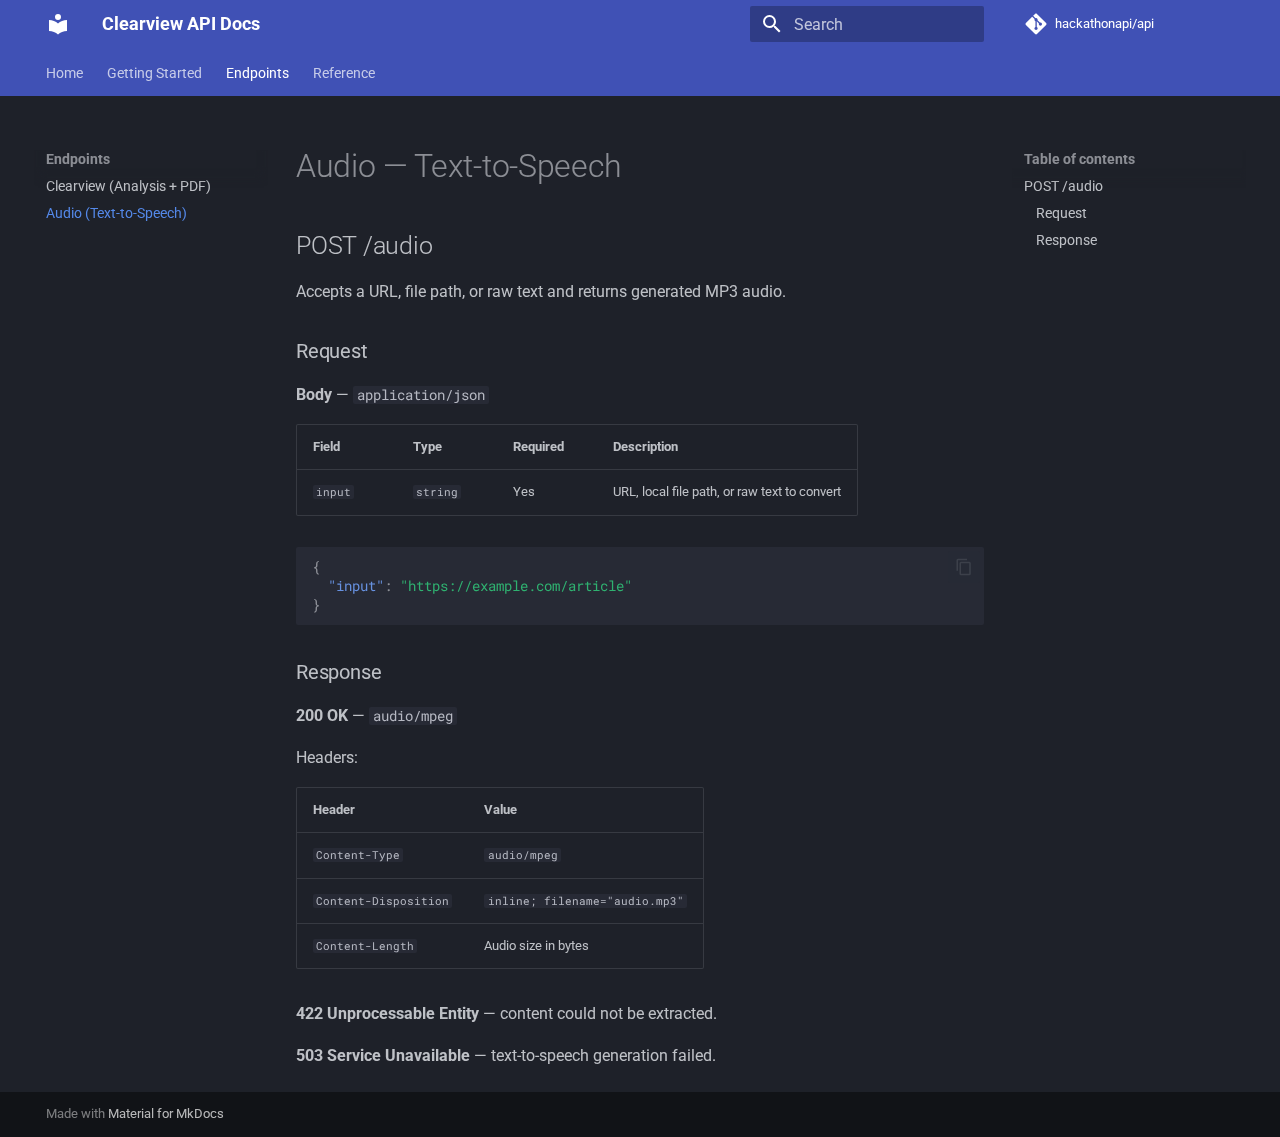
<file: docs/endpoints/audio/index.html>
<!doctype html>
<html lang="en" class="no-js">
  <head>
    
      <meta charset="utf-8">
      <meta name="viewport" content="width=device-width,initial-scale=1">
      
        <meta name="description" content="Clearview API — document analysis and text-to-speech conversion">
      
      
      
        <link rel="canonical" href="https://clearwayapi.tech/docs/endpoints/audio/">
      
      
        <link rel="prev" href="../clearview/">
      
      
        <link rel="next" href="../../reference/models/">
      
      
        
      
      
      <link rel="icon" href="../../assets/images/favicon.png">
      <meta name="generator" content="mkdocs-1.6.1, mkdocs-material-9.7.3">
    
    
      
        <title>Audio (Text-to-Speech) - Clearview API Docs</title>
      
    
    
      <link rel="stylesheet" href="../../assets/stylesheets/main.484c7ddc.min.css">
      
        
        <link rel="stylesheet" href="../../assets/stylesheets/palette.ab4e12ef.min.css">
      
      


    
    
      
    
    
      
        
        
        <link rel="preconnect" href="https://fonts.gstatic.com" crossorigin>
        <link rel="stylesheet" href="https://fonts.googleapis.com/css?family=Roboto:300,300i,400,400i,700,700i%7CRoboto+Mono:400,400i,700,700i&display=fallback">
        <style>:root{--md-text-font:"Roboto";--md-code-font:"Roboto Mono"}</style>
      
    
    
    <script>__md_scope=new URL("../..",location),__md_hash=e=>[...e].reduce(((e,_)=>(e<<5)-e+_.charCodeAt(0)),0),__md_get=(e,_=localStorage,t=__md_scope)=>JSON.parse(_.getItem(t.pathname+"."+e)),__md_set=(e,_,t=localStorage,a=__md_scope)=>{try{t.setItem(a.pathname+"."+e,JSON.stringify(_))}catch(e){}}</script>
    
      

    
    
  </head>
  
  
    
    
    
    
    
    <body dir="ltr" data-md-color-scheme="slate" data-md-color-primary="indigo" data-md-color-accent="cyan">
  
    
    <input class="md-toggle" data-md-toggle="drawer" type="checkbox" id="__drawer" autocomplete="off">
    <input class="md-toggle" data-md-toggle="search" type="checkbox" id="__search" autocomplete="off">
    <label class="md-overlay" for="__drawer"></label>
    <div data-md-component="skip">
      
        
        <a href="#audio-text-to-speech" class="md-skip">
          Skip to content
        </a>
      
    </div>
    <div data-md-component="announce">
      
    </div>
    
    
      

<header class="md-header" data-md-component="header">
  <nav class="md-header__inner md-grid" aria-label="Header">
    <a href="../.." title="Clearview API Docs" class="md-header__button md-logo" aria-label="Clearview API Docs" data-md-component="logo">
      
  
  <svg xmlns="http://www.w3.org/2000/svg" viewBox="0 0 24 24"><path d="M12 8a3 3 0 0 0 3-3 3 3 0 0 0-3-3 3 3 0 0 0-3 3 3 3 0 0 0 3 3m0 3.54C9.64 9.35 6.5 8 3 8v11c3.5 0 6.64 1.35 9 3.54 2.36-2.19 5.5-3.54 9-3.54V8c-3.5 0-6.64 1.35-9 3.54"/></svg>

    </a>
    <label class="md-header__button md-icon" for="__drawer">
      
      <svg xmlns="http://www.w3.org/2000/svg" viewBox="0 0 24 24"><path d="M3 6h18v2H3zm0 5h18v2H3zm0 5h18v2H3z"/></svg>
    </label>
    <div class="md-header__title" data-md-component="header-title">
      <div class="md-header__ellipsis">
        <div class="md-header__topic">
          <span class="md-ellipsis">
            Clearview API Docs
          </span>
        </div>
        <div class="md-header__topic" data-md-component="header-topic">
          <span class="md-ellipsis">
            
              Audio (Text-to-Speech)
            
          </span>
        </div>
      </div>
    </div>
    
      
    
    
    
    
      
      
        <label class="md-header__button md-icon" for="__search">
          
          <svg xmlns="http://www.w3.org/2000/svg" viewBox="0 0 24 24"><path d="M9.5 3A6.5 6.5 0 0 1 16 9.5c0 1.61-.59 3.09-1.56 4.23l.27.27h.79l5 5-1.5 1.5-5-5v-.79l-.27-.27A6.52 6.52 0 0 1 9.5 16 6.5 6.5 0 0 1 3 9.5 6.5 6.5 0 0 1 9.5 3m0 2C7 5 5 7 5 9.5S7 14 9.5 14 14 12 14 9.5 12 5 9.5 5"/></svg>
        </label>
        <div class="md-search" data-md-component="search" role="dialog">
  <label class="md-search__overlay" for="__search"></label>
  <div class="md-search__inner" role="search">
    <form class="md-search__form" name="search">
      <input type="text" class="md-search__input" name="query" aria-label="Search" placeholder="Search" autocapitalize="off" autocorrect="off" autocomplete="off" spellcheck="false" data-md-component="search-query" required>
      <label class="md-search__icon md-icon" for="__search">
        
        <svg xmlns="http://www.w3.org/2000/svg" viewBox="0 0 24 24"><path d="M9.5 3A6.5 6.5 0 0 1 16 9.5c0 1.61-.59 3.09-1.56 4.23l.27.27h.79l5 5-1.5 1.5-5-5v-.79l-.27-.27A6.52 6.52 0 0 1 9.5 16 6.5 6.5 0 0 1 3 9.5 6.5 6.5 0 0 1 9.5 3m0 2C7 5 5 7 5 9.5S7 14 9.5 14 14 12 14 9.5 12 5 9.5 5"/></svg>
        
        <svg xmlns="http://www.w3.org/2000/svg" viewBox="0 0 24 24"><path d="M20 11v2H8l5.5 5.5-1.42 1.42L4.16 12l7.92-7.92L13.5 5.5 8 11z"/></svg>
      </label>
      <nav class="md-search__options" aria-label="Search">
        
        <button type="reset" class="md-search__icon md-icon" title="Clear" aria-label="Clear" tabindex="-1">
          
          <svg xmlns="http://www.w3.org/2000/svg" viewBox="0 0 24 24"><path d="M19 6.41 17.59 5 12 10.59 6.41 5 5 6.41 10.59 12 5 17.59 6.41 19 12 13.41 17.59 19 19 17.59 13.41 12z"/></svg>
        </button>
      </nav>
      
        <div class="md-search__suggest" data-md-component="search-suggest"></div>
      
    </form>
    <div class="md-search__output">
      <div class="md-search__scrollwrap" tabindex="0" data-md-scrollfix>
        <div class="md-search-result" data-md-component="search-result">
          <div class="md-search-result__meta">
            Initializing search
          </div>
          <ol class="md-search-result__list" role="presentation"></ol>
        </div>
      </div>
    </div>
  </div>
</div>
      
    
    
      <div class="md-header__source">
        <a href="https://github.com/hackathonapi/api" title="Go to repository" class="md-source" data-md-component="source">
  <div class="md-source__icon md-icon">
    
    <svg xmlns="http://www.w3.org/2000/svg" viewBox="0 0 448 512"><!--! Font Awesome Free 7.1.0 by @fontawesome - https://fontawesome.com License - https://fontawesome.com/license/free (Icons: CC BY 4.0, Fonts: SIL OFL 1.1, Code: MIT License) Copyright 2025 Fonticons, Inc.--><path d="M439.6 236.1 244 40.5c-5.4-5.5-12.8-8.5-20.4-8.5s-15 3-20.4 8.4L162.5 81l51.5 51.5c27.1-9.1 52.7 16.8 43.4 43.7l49.7 49.7c34.2-11.8 61.2 31 35.5 56.7-26.5 26.5-70.2-2.9-56-37.3L240.3 199v121.9c25.3 12.5 22.3 41.8 9.1 55-6.4 6.4-15.2 10.1-24.3 10.1s-17.8-3.6-24.3-10.1c-17.6-17.6-11.1-46.9 11.2-56v-123c-20.8-8.5-24.6-30.7-18.6-45L142.6 101 8.5 235.1C3 240.6 0 247.9 0 255.5s3 15 8.5 20.4l195.6 195.7c5.4 5.4 12.7 8.4 20.4 8.4s15-3 20.4-8.4l194.7-194.7c5.4-5.4 8.4-12.8 8.4-20.4s-3-15-8.4-20.4"/></svg>
  </div>
  <div class="md-source__repository">
    hackathonapi/api
  </div>
</a>
      </div>
    
  </nav>
  
</header>
    
    <div class="md-container" data-md-component="container">
      
      
        
          
            
<nav class="md-tabs" aria-label="Tabs" data-md-component="tabs">
  <div class="md-grid">
    <ul class="md-tabs__list">
      
        
  
  
  
  
    <li class="md-tabs__item">
      <a href="../.." class="md-tabs__link">
        
  
  
    
  
  Home

      </a>
    </li>
  

      
        
  
  
  
  
    <li class="md-tabs__item">
      <a href="../../getting-started/" class="md-tabs__link">
        
  
  
    
  
  Getting Started

      </a>
    </li>
  

      
        
  
  
  
    
  
  
    
    
      <li class="md-tabs__item md-tabs__item--active">
        <a href="../clearview/" class="md-tabs__link">
          
  
  
  Endpoints

        </a>
      </li>
    
  

      
        
  
  
  
  
    
    
      <li class="md-tabs__item">
        <a href="../../reference/models/" class="md-tabs__link">
          
  
  
  Reference

        </a>
      </li>
    
  

      
    </ul>
  </div>
</nav>
          
        
      
      <main class="md-main" data-md-component="main">
        <div class="md-main__inner md-grid">
          
            
              
              <div class="md-sidebar md-sidebar--primary" data-md-component="sidebar" data-md-type="navigation" >
                <div class="md-sidebar__scrollwrap">
                  <div class="md-sidebar__inner">
                    


  


<nav class="md-nav md-nav--primary md-nav--lifted" aria-label="Navigation" data-md-level="0">
  <label class="md-nav__title" for="__drawer">
    <a href="../.." title="Clearview API Docs" class="md-nav__button md-logo" aria-label="Clearview API Docs" data-md-component="logo">
      
  
  <svg xmlns="http://www.w3.org/2000/svg" viewBox="0 0 24 24"><path d="M12 8a3 3 0 0 0 3-3 3 3 0 0 0-3-3 3 3 0 0 0-3 3 3 3 0 0 0 3 3m0 3.54C9.64 9.35 6.5 8 3 8v11c3.5 0 6.64 1.35 9 3.54 2.36-2.19 5.5-3.54 9-3.54V8c-3.5 0-6.64 1.35-9 3.54"/></svg>

    </a>
    Clearview API Docs
  </label>
  
    <div class="md-nav__source">
      <a href="https://github.com/hackathonapi/api" title="Go to repository" class="md-source" data-md-component="source">
  <div class="md-source__icon md-icon">
    
    <svg xmlns="http://www.w3.org/2000/svg" viewBox="0 0 448 512"><!--! Font Awesome Free 7.1.0 by @fontawesome - https://fontawesome.com License - https://fontawesome.com/license/free (Icons: CC BY 4.0, Fonts: SIL OFL 1.1, Code: MIT License) Copyright 2025 Fonticons, Inc.--><path d="M439.6 236.1 244 40.5c-5.4-5.5-12.8-8.5-20.4-8.5s-15 3-20.4 8.4L162.5 81l51.5 51.5c27.1-9.1 52.7 16.8 43.4 43.7l49.7 49.7c34.2-11.8 61.2 31 35.5 56.7-26.5 26.5-70.2-2.9-56-37.3L240.3 199v121.9c25.3 12.5 22.3 41.8 9.1 55-6.4 6.4-15.2 10.1-24.3 10.1s-17.8-3.6-24.3-10.1c-17.6-17.6-11.1-46.9 11.2-56v-123c-20.8-8.5-24.6-30.7-18.6-45L142.6 101 8.5 235.1C3 240.6 0 247.9 0 255.5s3 15 8.5 20.4l195.6 195.7c5.4 5.4 12.7 8.4 20.4 8.4s15-3 20.4-8.4l194.7-194.7c5.4-5.4 8.4-12.8 8.4-20.4s-3-15-8.4-20.4"/></svg>
  </div>
  <div class="md-source__repository">
    hackathonapi/api
  </div>
</a>
    </div>
  
  <ul class="md-nav__list" data-md-scrollfix>
    
      
      
  
  
  
  
    <li class="md-nav__item">
      <a href="../.." class="md-nav__link">
        
  
  
  <span class="md-ellipsis">
    
  
    Home
  

    
  </span>
  
  

      </a>
    </li>
  

    
      
      
  
  
  
  
    <li class="md-nav__item">
      <a href="../../getting-started/" class="md-nav__link">
        
  
  
  <span class="md-ellipsis">
    
  
    Getting Started
  

    
  </span>
  
  

      </a>
    </li>
  

    
      
      
  
  
    
  
  
  
    
    
    
    
      
        
        
      
      
        
      
    
    
    <li class="md-nav__item md-nav__item--active md-nav__item--section md-nav__item--nested">
      
        
        
        <input class="md-nav__toggle md-toggle " type="checkbox" id="__nav_3" checked>
        
          
          <label class="md-nav__link" for="__nav_3" id="__nav_3_label" tabindex="">
            
  
  
  <span class="md-ellipsis">
    
  
    Endpoints
  

    
  </span>
  
  

            <span class="md-nav__icon md-icon"></span>
          </label>
        
        <nav class="md-nav" data-md-level="1" aria-labelledby="__nav_3_label" aria-expanded="true">
          <label class="md-nav__title" for="__nav_3">
            <span class="md-nav__icon md-icon"></span>
            
  
    Endpoints
  

          </label>
          <ul class="md-nav__list" data-md-scrollfix>
            
              
                
  
  
  
  
    <li class="md-nav__item">
      <a href="../clearview/" class="md-nav__link">
        
  
  
  <span class="md-ellipsis">
    
  
    Clearview (Analysis + PDF)
  

    
  </span>
  
  

      </a>
    </li>
  

              
            
              
                
  
  
    
  
  
  
    <li class="md-nav__item md-nav__item--active">
      
      <input class="md-nav__toggle md-toggle" type="checkbox" id="__toc">
      
      
        
      
      
        <label class="md-nav__link md-nav__link--active" for="__toc">
          
  
  
  <span class="md-ellipsis">
    
  
    Audio (Text-to-Speech)
  

    
  </span>
  
  

          <span class="md-nav__icon md-icon"></span>
        </label>
      
      <a href="./" class="md-nav__link md-nav__link--active">
        
  
  
  <span class="md-ellipsis">
    
  
    Audio (Text-to-Speech)
  

    
  </span>
  
  

      </a>
      
        

<nav class="md-nav md-nav--secondary" aria-label="Table of contents">
  
  
  
    
  
  
    <label class="md-nav__title" for="__toc">
      <span class="md-nav__icon md-icon"></span>
      Table of contents
    </label>
    <ul class="md-nav__list" data-md-component="toc" data-md-scrollfix>
      
        <li class="md-nav__item">
  <a href="#post-audio" class="md-nav__link">
    <span class="md-ellipsis">
      
        POST /audio
      
    </span>
  </a>
  
    <nav class="md-nav" aria-label="POST /audio">
      <ul class="md-nav__list">
        
          <li class="md-nav__item">
  <a href="#request" class="md-nav__link">
    <span class="md-ellipsis">
      
        Request
      
    </span>
  </a>
  
</li>
        
          <li class="md-nav__item">
  <a href="#response" class="md-nav__link">
    <span class="md-ellipsis">
      
        Response
      
    </span>
  </a>
  
</li>
        
      </ul>
    </nav>
  
</li>
      
    </ul>
  
</nav>
      
    </li>
  

              
            
          </ul>
        </nav>
      
    </li>
  

    
      
      
  
  
  
  
    
    
    
    
      
      
        
      
    
    
    <li class="md-nav__item md-nav__item--nested">
      
        
        
        <input class="md-nav__toggle md-toggle " type="checkbox" id="__nav_4" >
        
          
          <label class="md-nav__link" for="__nav_4" id="__nav_4_label" tabindex="0">
            
  
  
  <span class="md-ellipsis">
    
  
    Reference
  

    
  </span>
  
  

            <span class="md-nav__icon md-icon"></span>
          </label>
        
        <nav class="md-nav" data-md-level="1" aria-labelledby="__nav_4_label" aria-expanded="false">
          <label class="md-nav__title" for="__nav_4">
            <span class="md-nav__icon md-icon"></span>
            
  
    Reference
  

          </label>
          <ul class="md-nav__list" data-md-scrollfix>
            
              
                
  
  
  
  
    <li class="md-nav__item">
      <a href="../../reference/models/" class="md-nav__link">
        
  
  
  <span class="md-ellipsis">
    
  
    Models
  

    
  </span>
  
  

      </a>
    </li>
  

              
            
          </ul>
        </nav>
      
    </li>
  

    
  </ul>
</nav>
                  </div>
                </div>
              </div>
            
            
              
              <div class="md-sidebar md-sidebar--secondary" data-md-component="sidebar" data-md-type="toc" >
                <div class="md-sidebar__scrollwrap">
                  <div class="md-sidebar__inner">
                    

<nav class="md-nav md-nav--secondary" aria-label="Table of contents">
  
  
  
    
  
  
    <label class="md-nav__title" for="__toc">
      <span class="md-nav__icon md-icon"></span>
      Table of contents
    </label>
    <ul class="md-nav__list" data-md-component="toc" data-md-scrollfix>
      
        <li class="md-nav__item">
  <a href="#post-audio" class="md-nav__link">
    <span class="md-ellipsis">
      
        POST /audio
      
    </span>
  </a>
  
    <nav class="md-nav" aria-label="POST /audio">
      <ul class="md-nav__list">
        
          <li class="md-nav__item">
  <a href="#request" class="md-nav__link">
    <span class="md-ellipsis">
      
        Request
      
    </span>
  </a>
  
</li>
        
          <li class="md-nav__item">
  <a href="#response" class="md-nav__link">
    <span class="md-ellipsis">
      
        Response
      
    </span>
  </a>
  
</li>
        
      </ul>
    </nav>
  
</li>
      
    </ul>
  
</nav>
                  </div>
                </div>
              </div>
            
          
          
            <div class="md-content" data-md-component="content">
              
              <article class="md-content__inner md-typeset">
                
                  


  
  


<h1 id="audio-text-to-speech">Audio — Text-to-Speech<a class="headerlink" href="#audio-text-to-speech" title="Permanent link">&para;</a></h1>
<h2 id="post-audio">POST /audio<a class="headerlink" href="#post-audio" title="Permanent link">&para;</a></h2>
<p>Accepts a URL, file path, or raw text and returns generated MP3 audio.</p>
<h3 id="request">Request<a class="headerlink" href="#request" title="Permanent link">&para;</a></h3>
<p><strong>Body</strong> — <code>application/json</code></p>
<table>
<thead>
<tr>
<th>Field</th>
<th>Type</th>
<th>Required</th>
<th>Description</th>
</tr>
</thead>
<tbody>
<tr>
<td><code>input</code></td>
<td><code>string</code></td>
<td>Yes</td>
<td>URL, local file path, or raw text to convert</td>
</tr>
</tbody>
</table>
<div class="highlight"><pre><span></span><code><a id="__codelineno-0-1" name="__codelineno-0-1" href="#__codelineno-0-1"></a><span class="p">{</span>
<a id="__codelineno-0-2" name="__codelineno-0-2" href="#__codelineno-0-2"></a><span class="w">  </span><span class="nt">&quot;input&quot;</span><span class="p">:</span><span class="w"> </span><span class="s2">&quot;https://example.com/article&quot;</span>
<a id="__codelineno-0-3" name="__codelineno-0-3" href="#__codelineno-0-3"></a><span class="p">}</span>
</code></pre></div>
<h3 id="response">Response<a class="headerlink" href="#response" title="Permanent link">&para;</a></h3>
<p><strong>200 OK</strong> — <code>audio/mpeg</code></p>
<p>Headers:</p>
<table>
<thead>
<tr>
<th>Header</th>
<th>Value</th>
</tr>
</thead>
<tbody>
<tr>
<td><code>Content-Type</code></td>
<td><code>audio/mpeg</code></td>
</tr>
<tr>
<td><code>Content-Disposition</code></td>
<td><code>inline; filename="audio.mp3"</code></td>
</tr>
<tr>
<td><code>Content-Length</code></td>
<td>Audio size in bytes</td>
</tr>
</tbody>
</table>
<p><strong>422 Unprocessable Entity</strong> — content could not be extracted.</p>
<p><strong>503 Service Unavailable</strong> — text-to-speech generation failed.</p>












                
              </article>
            </div>
          
          
<script>var target=document.getElementById(location.hash.slice(1));target&&target.name&&(target.checked=target.name.startsWith("__tabbed_"))</script>
        </div>
        
          <button type="button" class="md-top md-icon" data-md-component="top" hidden>
  
  <svg xmlns="http://www.w3.org/2000/svg" viewBox="0 0 24 24"><path d="M13 20h-2V8l-5.5 5.5-1.42-1.42L12 4.16l7.92 7.92-1.42 1.42L13 8z"/></svg>
  Back to top
</button>
        
      </main>
      
        <footer class="md-footer">
  
  <div class="md-footer-meta md-typeset">
    <div class="md-footer-meta__inner md-grid">
      <div class="md-copyright">
  
  
    Made with
    <a href="https://squidfunk.github.io/mkdocs-material/" target="_blank" rel="noopener">
      Material for MkDocs
    </a>
  
</div>
      
    </div>
  </div>
</footer>
      
    </div>
    <div class="md-dialog" data-md-component="dialog">
      <div class="md-dialog__inner md-typeset"></div>
    </div>
    
    
    
      
      
      <script id="__config" type="application/json">{"annotate": null, "base": "../..", "features": ["navigation.tabs", "navigation.sections", "navigation.top", "content.code.copy", "search.highlight", "search.suggest"], "search": "../../assets/javascripts/workers/search.2c215733.min.js", "tags": null, "translations": {"clipboard.copied": "Copied to clipboard", "clipboard.copy": "Copy to clipboard", "search.result.more.one": "1 more on this page", "search.result.more.other": "# more on this page", "search.result.none": "No matching documents", "search.result.one": "1 matching document", "search.result.other": "# matching documents", "search.result.placeholder": "Type to start searching", "search.result.term.missing": "Missing", "select.version": "Select version"}, "version": null}</script>
    
    
      <script src="../../assets/javascripts/bundle.79ae519e.min.js"></script>
      
    
  </body>
</html>
</file>
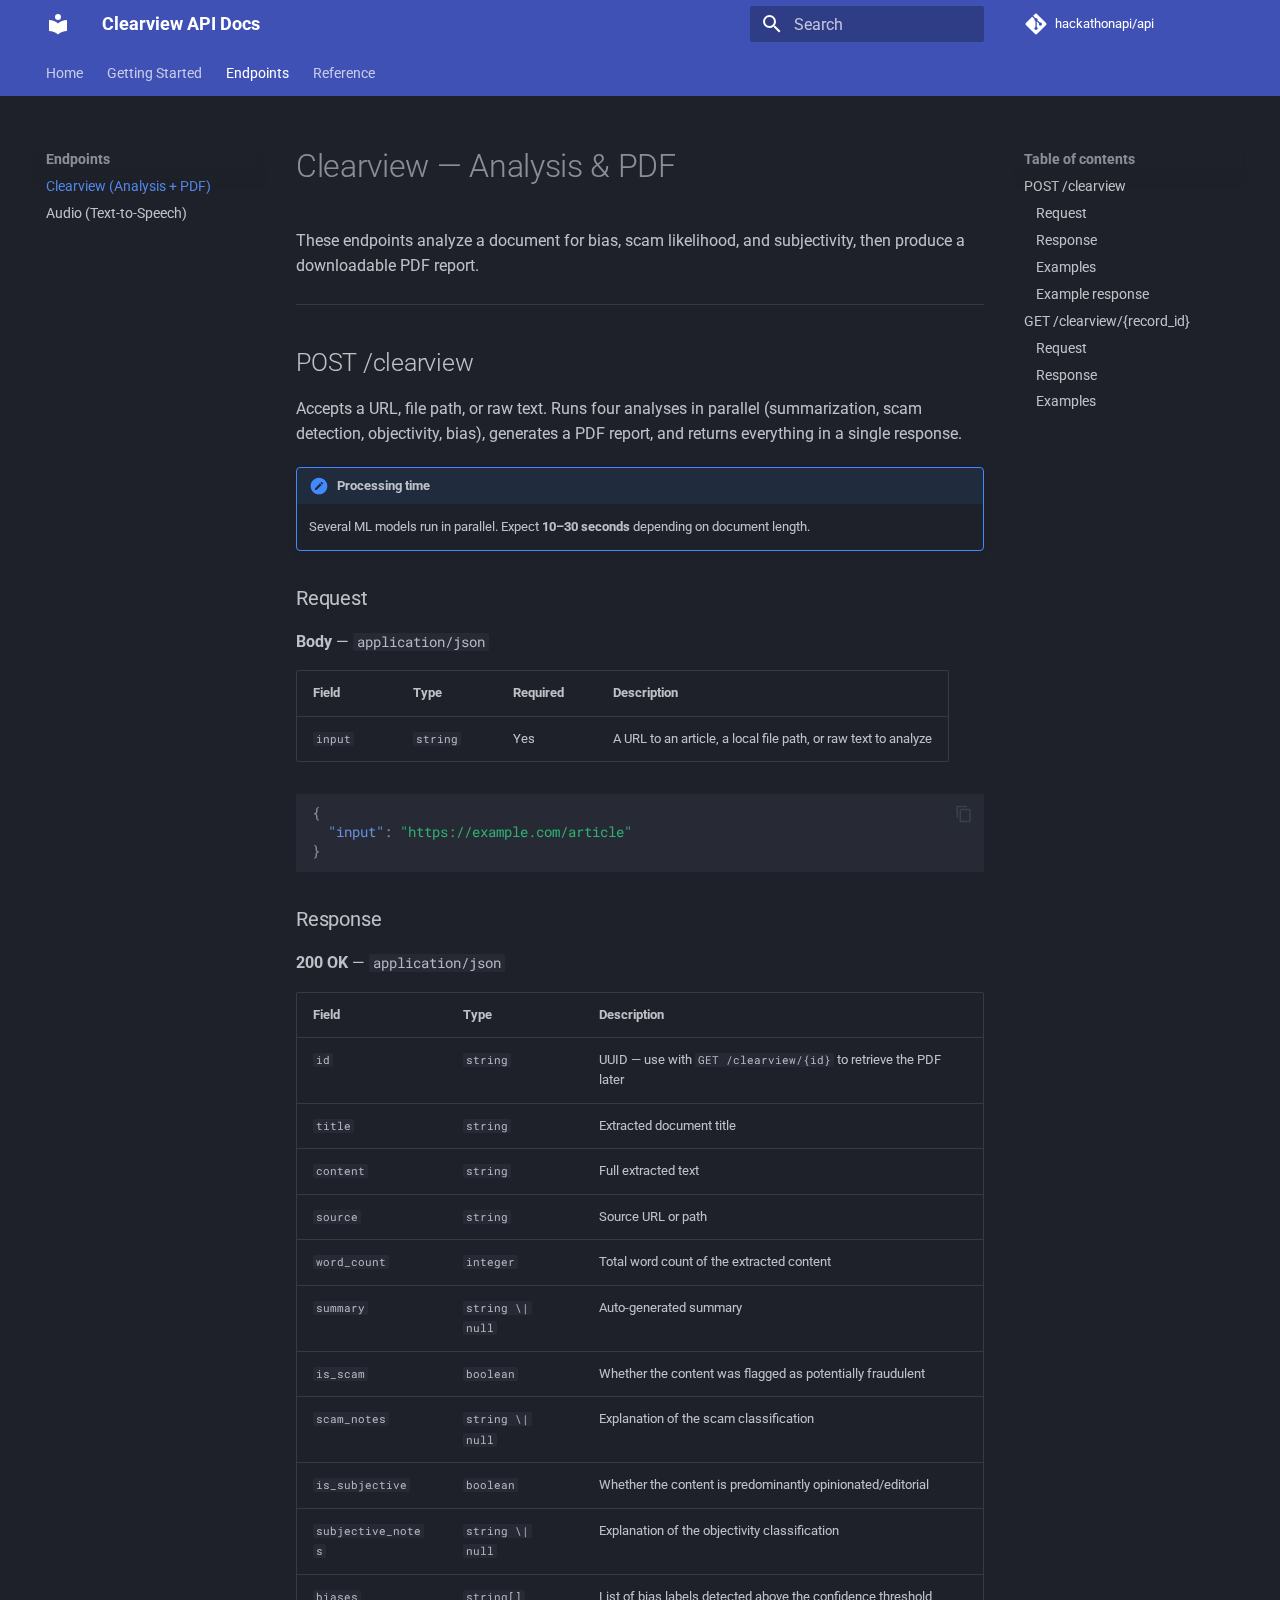
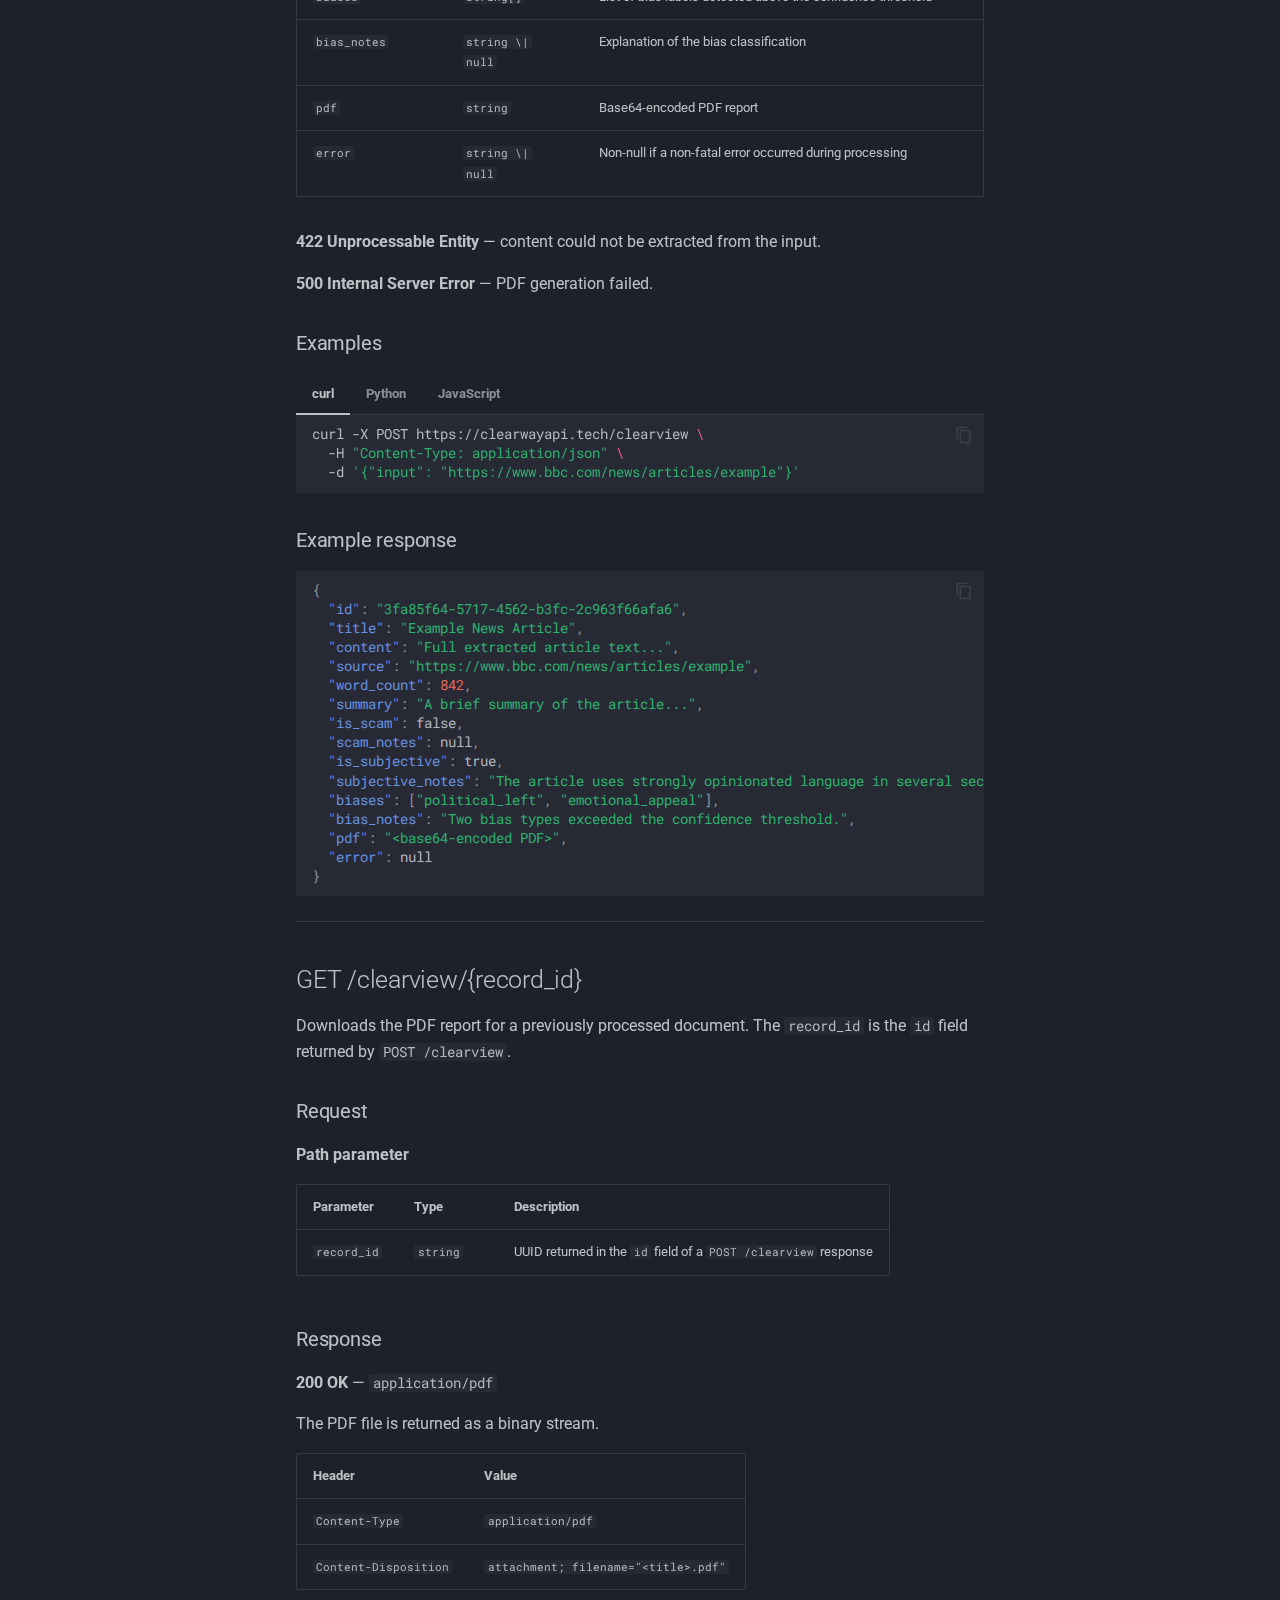
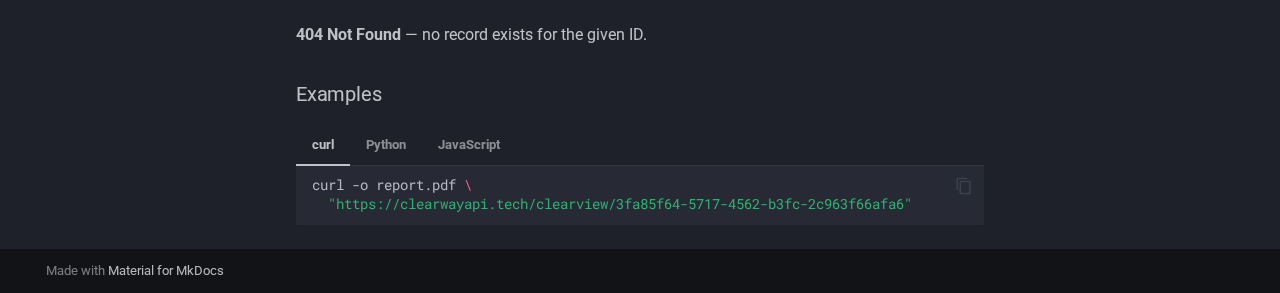
<file: docs/endpoints/clearview/index.html>
<!doctype html>
<html lang="en" class="no-js">
  <head>
    
      <meta charset="utf-8">
      <meta name="viewport" content="width=device-width,initial-scale=1">
      
        <meta name="description" content="Clearview API — document analysis and text-to-speech conversion">
      
      
      
        <link rel="canonical" href="https://clearwayapi.tech/docs/endpoints/clearview/">
      
      
        <link rel="prev" href="../../getting-started/">
      
      
        <link rel="next" href="../audio/">
      
      
        
      
      
      <link rel="icon" href="../../assets/images/favicon.png">
      <meta name="generator" content="mkdocs-1.6.1, mkdocs-material-9.7.3">
    
    
      
        <title>Clearview (Analysis + PDF) - Clearview API Docs</title>
      
    
    
      <link rel="stylesheet" href="../../assets/stylesheets/main.484c7ddc.min.css">
      
        
        <link rel="stylesheet" href="../../assets/stylesheets/palette.ab4e12ef.min.css">
      
      


    
    
      
    
    
      
        
        
        <link rel="preconnect" href="https://fonts.gstatic.com" crossorigin>
        <link rel="stylesheet" href="https://fonts.googleapis.com/css?family=Roboto:300,300i,400,400i,700,700i%7CRoboto+Mono:400,400i,700,700i&display=fallback">
        <style>:root{--md-text-font:"Roboto";--md-code-font:"Roboto Mono"}</style>
      
    
    
    <script>__md_scope=new URL("../..",location),__md_hash=e=>[...e].reduce(((e,_)=>(e<<5)-e+_.charCodeAt(0)),0),__md_get=(e,_=localStorage,t=__md_scope)=>JSON.parse(_.getItem(t.pathname+"."+e)),__md_set=(e,_,t=localStorage,a=__md_scope)=>{try{t.setItem(a.pathname+"."+e,JSON.stringify(_))}catch(e){}}</script>
    
      

    
    
  </head>
  
  
    
    
    
    
    
    <body dir="ltr" data-md-color-scheme="slate" data-md-color-primary="indigo" data-md-color-accent="cyan">
  
    
    <input class="md-toggle" data-md-toggle="drawer" type="checkbox" id="__drawer" autocomplete="off">
    <input class="md-toggle" data-md-toggle="search" type="checkbox" id="__search" autocomplete="off">
    <label class="md-overlay" for="__drawer"></label>
    <div data-md-component="skip">
      
        
        <a href="#clearview-analysis-pdf" class="md-skip">
          Skip to content
        </a>
      
    </div>
    <div data-md-component="announce">
      
    </div>
    
    
      

<header class="md-header" data-md-component="header">
  <nav class="md-header__inner md-grid" aria-label="Header">
    <a href="../.." title="Clearview API Docs" class="md-header__button md-logo" aria-label="Clearview API Docs" data-md-component="logo">
      
  
  <svg xmlns="http://www.w3.org/2000/svg" viewBox="0 0 24 24"><path d="M12 8a3 3 0 0 0 3-3 3 3 0 0 0-3-3 3 3 0 0 0-3 3 3 3 0 0 0 3 3m0 3.54C9.64 9.35 6.5 8 3 8v11c3.5 0 6.64 1.35 9 3.54 2.36-2.19 5.5-3.54 9-3.54V8c-3.5 0-6.64 1.35-9 3.54"/></svg>

    </a>
    <label class="md-header__button md-icon" for="__drawer">
      
      <svg xmlns="http://www.w3.org/2000/svg" viewBox="0 0 24 24"><path d="M3 6h18v2H3zm0 5h18v2H3zm0 5h18v2H3z"/></svg>
    </label>
    <div class="md-header__title" data-md-component="header-title">
      <div class="md-header__ellipsis">
        <div class="md-header__topic">
          <span class="md-ellipsis">
            Clearview API Docs
          </span>
        </div>
        <div class="md-header__topic" data-md-component="header-topic">
          <span class="md-ellipsis">
            
              Clearview (Analysis + PDF)
            
          </span>
        </div>
      </div>
    </div>
    
      
    
    
    
    
      
      
        <label class="md-header__button md-icon" for="__search">
          
          <svg xmlns="http://www.w3.org/2000/svg" viewBox="0 0 24 24"><path d="M9.5 3A6.5 6.5 0 0 1 16 9.5c0 1.61-.59 3.09-1.56 4.23l.27.27h.79l5 5-1.5 1.5-5-5v-.79l-.27-.27A6.52 6.52 0 0 1 9.5 16 6.5 6.5 0 0 1 3 9.5 6.5 6.5 0 0 1 9.5 3m0 2C7 5 5 7 5 9.5S7 14 9.5 14 14 12 14 9.5 12 5 9.5 5"/></svg>
        </label>
        <div class="md-search" data-md-component="search" role="dialog">
  <label class="md-search__overlay" for="__search"></label>
  <div class="md-search__inner" role="search">
    <form class="md-search__form" name="search">
      <input type="text" class="md-search__input" name="query" aria-label="Search" placeholder="Search" autocapitalize="off" autocorrect="off" autocomplete="off" spellcheck="false" data-md-component="search-query" required>
      <label class="md-search__icon md-icon" for="__search">
        
        <svg xmlns="http://www.w3.org/2000/svg" viewBox="0 0 24 24"><path d="M9.5 3A6.5 6.5 0 0 1 16 9.5c0 1.61-.59 3.09-1.56 4.23l.27.27h.79l5 5-1.5 1.5-5-5v-.79l-.27-.27A6.52 6.52 0 0 1 9.5 16 6.5 6.5 0 0 1 3 9.5 6.5 6.5 0 0 1 9.5 3m0 2C7 5 5 7 5 9.5S7 14 9.5 14 14 12 14 9.5 12 5 9.5 5"/></svg>
        
        <svg xmlns="http://www.w3.org/2000/svg" viewBox="0 0 24 24"><path d="M20 11v2H8l5.5 5.5-1.42 1.42L4.16 12l7.92-7.92L13.5 5.5 8 11z"/></svg>
      </label>
      <nav class="md-search__options" aria-label="Search">
        
        <button type="reset" class="md-search__icon md-icon" title="Clear" aria-label="Clear" tabindex="-1">
          
          <svg xmlns="http://www.w3.org/2000/svg" viewBox="0 0 24 24"><path d="M19 6.41 17.59 5 12 10.59 6.41 5 5 6.41 10.59 12 5 17.59 6.41 19 12 13.41 17.59 19 19 17.59 13.41 12z"/></svg>
        </button>
      </nav>
      
        <div class="md-search__suggest" data-md-component="search-suggest"></div>
      
    </form>
    <div class="md-search__output">
      <div class="md-search__scrollwrap" tabindex="0" data-md-scrollfix>
        <div class="md-search-result" data-md-component="search-result">
          <div class="md-search-result__meta">
            Initializing search
          </div>
          <ol class="md-search-result__list" role="presentation"></ol>
        </div>
      </div>
    </div>
  </div>
</div>
      
    
    
      <div class="md-header__source">
        <a href="https://github.com/hackathonapi/api" title="Go to repository" class="md-source" data-md-component="source">
  <div class="md-source__icon md-icon">
    
    <svg xmlns="http://www.w3.org/2000/svg" viewBox="0 0 448 512"><!--! Font Awesome Free 7.1.0 by @fontawesome - https://fontawesome.com License - https://fontawesome.com/license/free (Icons: CC BY 4.0, Fonts: SIL OFL 1.1, Code: MIT License) Copyright 2025 Fonticons, Inc.--><path d="M439.6 236.1 244 40.5c-5.4-5.5-12.8-8.5-20.4-8.5s-15 3-20.4 8.4L162.5 81l51.5 51.5c27.1-9.1 52.7 16.8 43.4 43.7l49.7 49.7c34.2-11.8 61.2 31 35.5 56.7-26.5 26.5-70.2-2.9-56-37.3L240.3 199v121.9c25.3 12.5 22.3 41.8 9.1 55-6.4 6.4-15.2 10.1-24.3 10.1s-17.8-3.6-24.3-10.1c-17.6-17.6-11.1-46.9 11.2-56v-123c-20.8-8.5-24.6-30.7-18.6-45L142.6 101 8.5 235.1C3 240.6 0 247.9 0 255.5s3 15 8.5 20.4l195.6 195.7c5.4 5.4 12.7 8.4 20.4 8.4s15-3 20.4-8.4l194.7-194.7c5.4-5.4 8.4-12.8 8.4-20.4s-3-15-8.4-20.4"/></svg>
  </div>
  <div class="md-source__repository">
    hackathonapi/api
  </div>
</a>
      </div>
    
  </nav>
  
</header>
    
    <div class="md-container" data-md-component="container">
      
      
        
          
            
<nav class="md-tabs" aria-label="Tabs" data-md-component="tabs">
  <div class="md-grid">
    <ul class="md-tabs__list">
      
        
  
  
  
  
    <li class="md-tabs__item">
      <a href="../.." class="md-tabs__link">
        
  
  
    
  
  Home

      </a>
    </li>
  

      
        
  
  
  
  
    <li class="md-tabs__item">
      <a href="../../getting-started/" class="md-tabs__link">
        
  
  
    
  
  Getting Started

      </a>
    </li>
  

      
        
  
  
  
    
  
  
    
    
      <li class="md-tabs__item md-tabs__item--active">
        <a href="./" class="md-tabs__link">
          
  
  
  Endpoints

        </a>
      </li>
    
  

      
        
  
  
  
  
    
    
      <li class="md-tabs__item">
        <a href="../../reference/models/" class="md-tabs__link">
          
  
  
  Reference

        </a>
      </li>
    
  

      
    </ul>
  </div>
</nav>
          
        
      
      <main class="md-main" data-md-component="main">
        <div class="md-main__inner md-grid">
          
            
              
              <div class="md-sidebar md-sidebar--primary" data-md-component="sidebar" data-md-type="navigation" >
                <div class="md-sidebar__scrollwrap">
                  <div class="md-sidebar__inner">
                    


  


<nav class="md-nav md-nav--primary md-nav--lifted" aria-label="Navigation" data-md-level="0">
  <label class="md-nav__title" for="__drawer">
    <a href="../.." title="Clearview API Docs" class="md-nav__button md-logo" aria-label="Clearview API Docs" data-md-component="logo">
      
  
  <svg xmlns="http://www.w3.org/2000/svg" viewBox="0 0 24 24"><path d="M12 8a3 3 0 0 0 3-3 3 3 0 0 0-3-3 3 3 0 0 0-3 3 3 3 0 0 0 3 3m0 3.54C9.64 9.35 6.5 8 3 8v11c3.5 0 6.64 1.35 9 3.54 2.36-2.19 5.5-3.54 9-3.54V8c-3.5 0-6.64 1.35-9 3.54"/></svg>

    </a>
    Clearview API Docs
  </label>
  
    <div class="md-nav__source">
      <a href="https://github.com/hackathonapi/api" title="Go to repository" class="md-source" data-md-component="source">
  <div class="md-source__icon md-icon">
    
    <svg xmlns="http://www.w3.org/2000/svg" viewBox="0 0 448 512"><!--! Font Awesome Free 7.1.0 by @fontawesome - https://fontawesome.com License - https://fontawesome.com/license/free (Icons: CC BY 4.0, Fonts: SIL OFL 1.1, Code: MIT License) Copyright 2025 Fonticons, Inc.--><path d="M439.6 236.1 244 40.5c-5.4-5.5-12.8-8.5-20.4-8.5s-15 3-20.4 8.4L162.5 81l51.5 51.5c27.1-9.1 52.7 16.8 43.4 43.7l49.7 49.7c34.2-11.8 61.2 31 35.5 56.7-26.5 26.5-70.2-2.9-56-37.3L240.3 199v121.9c25.3 12.5 22.3 41.8 9.1 55-6.4 6.4-15.2 10.1-24.3 10.1s-17.8-3.6-24.3-10.1c-17.6-17.6-11.1-46.9 11.2-56v-123c-20.8-8.5-24.6-30.7-18.6-45L142.6 101 8.5 235.1C3 240.6 0 247.9 0 255.5s3 15 8.5 20.4l195.6 195.7c5.4 5.4 12.7 8.4 20.4 8.4s15-3 20.4-8.4l194.7-194.7c5.4-5.4 8.4-12.8 8.4-20.4s-3-15-8.4-20.4"/></svg>
  </div>
  <div class="md-source__repository">
    hackathonapi/api
  </div>
</a>
    </div>
  
  <ul class="md-nav__list" data-md-scrollfix>
    
      
      
  
  
  
  
    <li class="md-nav__item">
      <a href="../.." class="md-nav__link">
        
  
  
  <span class="md-ellipsis">
    
  
    Home
  

    
  </span>
  
  

      </a>
    </li>
  

    
      
      
  
  
  
  
    <li class="md-nav__item">
      <a href="../../getting-started/" class="md-nav__link">
        
  
  
  <span class="md-ellipsis">
    
  
    Getting Started
  

    
  </span>
  
  

      </a>
    </li>
  

    
      
      
  
  
    
  
  
  
    
    
    
    
      
        
        
      
      
        
      
    
    
    <li class="md-nav__item md-nav__item--active md-nav__item--section md-nav__item--nested">
      
        
        
        <input class="md-nav__toggle md-toggle " type="checkbox" id="__nav_3" checked>
        
          
          <label class="md-nav__link" for="__nav_3" id="__nav_3_label" tabindex="">
            
  
  
  <span class="md-ellipsis">
    
  
    Endpoints
  

    
  </span>
  
  

            <span class="md-nav__icon md-icon"></span>
          </label>
        
        <nav class="md-nav" data-md-level="1" aria-labelledby="__nav_3_label" aria-expanded="true">
          <label class="md-nav__title" for="__nav_3">
            <span class="md-nav__icon md-icon"></span>
            
  
    Endpoints
  

          </label>
          <ul class="md-nav__list" data-md-scrollfix>
            
              
                
  
  
    
  
  
  
    <li class="md-nav__item md-nav__item--active">
      
      <input class="md-nav__toggle md-toggle" type="checkbox" id="__toc">
      
      
        
      
      
        <label class="md-nav__link md-nav__link--active" for="__toc">
          
  
  
  <span class="md-ellipsis">
    
  
    Clearview (Analysis + PDF)
  

    
  </span>
  
  

          <span class="md-nav__icon md-icon"></span>
        </label>
      
      <a href="./" class="md-nav__link md-nav__link--active">
        
  
  
  <span class="md-ellipsis">
    
  
    Clearview (Analysis + PDF)
  

    
  </span>
  
  

      </a>
      
        

<nav class="md-nav md-nav--secondary" aria-label="Table of contents">
  
  
  
    
  
  
    <label class="md-nav__title" for="__toc">
      <span class="md-nav__icon md-icon"></span>
      Table of contents
    </label>
    <ul class="md-nav__list" data-md-component="toc" data-md-scrollfix>
      
        <li class="md-nav__item">
  <a href="#post-clearview" class="md-nav__link">
    <span class="md-ellipsis">
      
        POST /clearview
      
    </span>
  </a>
  
    <nav class="md-nav" aria-label="POST /clearview">
      <ul class="md-nav__list">
        
          <li class="md-nav__item">
  <a href="#request" class="md-nav__link">
    <span class="md-ellipsis">
      
        Request
      
    </span>
  </a>
  
</li>
        
          <li class="md-nav__item">
  <a href="#response" class="md-nav__link">
    <span class="md-ellipsis">
      
        Response
      
    </span>
  </a>
  
</li>
        
          <li class="md-nav__item">
  <a href="#examples" class="md-nav__link">
    <span class="md-ellipsis">
      
        Examples
      
    </span>
  </a>
  
</li>
        
          <li class="md-nav__item">
  <a href="#example-response" class="md-nav__link">
    <span class="md-ellipsis">
      
        Example response
      
    </span>
  </a>
  
</li>
        
      </ul>
    </nav>
  
</li>
      
        <li class="md-nav__item">
  <a href="#get-clearviewrecord_id" class="md-nav__link">
    <span class="md-ellipsis">
      
        GET /clearview/{record_id}
      
    </span>
  </a>
  
    <nav class="md-nav" aria-label="GET /clearview/{record_id}">
      <ul class="md-nav__list">
        
          <li class="md-nav__item">
  <a href="#request_1" class="md-nav__link">
    <span class="md-ellipsis">
      
        Request
      
    </span>
  </a>
  
</li>
        
          <li class="md-nav__item">
  <a href="#response_1" class="md-nav__link">
    <span class="md-ellipsis">
      
        Response
      
    </span>
  </a>
  
</li>
        
          <li class="md-nav__item">
  <a href="#examples_1" class="md-nav__link">
    <span class="md-ellipsis">
      
        Examples
      
    </span>
  </a>
  
</li>
        
      </ul>
    </nav>
  
</li>
      
    </ul>
  
</nav>
      
    </li>
  

              
            
              
                
  
  
  
  
    <li class="md-nav__item">
      <a href="../audio/" class="md-nav__link">
        
  
  
  <span class="md-ellipsis">
    
  
    Audio (Text-to-Speech)
  

    
  </span>
  
  

      </a>
    </li>
  

              
            
          </ul>
        </nav>
      
    </li>
  

    
      
      
  
  
  
  
    
    
    
    
      
      
        
      
    
    
    <li class="md-nav__item md-nav__item--nested">
      
        
        
        <input class="md-nav__toggle md-toggle " type="checkbox" id="__nav_4" >
        
          
          <label class="md-nav__link" for="__nav_4" id="__nav_4_label" tabindex="0">
            
  
  
  <span class="md-ellipsis">
    
  
    Reference
  

    
  </span>
  
  

            <span class="md-nav__icon md-icon"></span>
          </label>
        
        <nav class="md-nav" data-md-level="1" aria-labelledby="__nav_4_label" aria-expanded="false">
          <label class="md-nav__title" for="__nav_4">
            <span class="md-nav__icon md-icon"></span>
            
  
    Reference
  

          </label>
          <ul class="md-nav__list" data-md-scrollfix>
            
              
                
  
  
  
  
    <li class="md-nav__item">
      <a href="../../reference/models/" class="md-nav__link">
        
  
  
  <span class="md-ellipsis">
    
  
    Models
  

    
  </span>
  
  

      </a>
    </li>
  

              
            
          </ul>
        </nav>
      
    </li>
  

    
  </ul>
</nav>
                  </div>
                </div>
              </div>
            
            
              
              <div class="md-sidebar md-sidebar--secondary" data-md-component="sidebar" data-md-type="toc" >
                <div class="md-sidebar__scrollwrap">
                  <div class="md-sidebar__inner">
                    

<nav class="md-nav md-nav--secondary" aria-label="Table of contents">
  
  
  
    
  
  
    <label class="md-nav__title" for="__toc">
      <span class="md-nav__icon md-icon"></span>
      Table of contents
    </label>
    <ul class="md-nav__list" data-md-component="toc" data-md-scrollfix>
      
        <li class="md-nav__item">
  <a href="#post-clearview" class="md-nav__link">
    <span class="md-ellipsis">
      
        POST /clearview
      
    </span>
  </a>
  
    <nav class="md-nav" aria-label="POST /clearview">
      <ul class="md-nav__list">
        
          <li class="md-nav__item">
  <a href="#request" class="md-nav__link">
    <span class="md-ellipsis">
      
        Request
      
    </span>
  </a>
  
</li>
        
          <li class="md-nav__item">
  <a href="#response" class="md-nav__link">
    <span class="md-ellipsis">
      
        Response
      
    </span>
  </a>
  
</li>
        
          <li class="md-nav__item">
  <a href="#examples" class="md-nav__link">
    <span class="md-ellipsis">
      
        Examples
      
    </span>
  </a>
  
</li>
        
          <li class="md-nav__item">
  <a href="#example-response" class="md-nav__link">
    <span class="md-ellipsis">
      
        Example response
      
    </span>
  </a>
  
</li>
        
      </ul>
    </nav>
  
</li>
      
        <li class="md-nav__item">
  <a href="#get-clearviewrecord_id" class="md-nav__link">
    <span class="md-ellipsis">
      
        GET /clearview/{record_id}
      
    </span>
  </a>
  
    <nav class="md-nav" aria-label="GET /clearview/{record_id}">
      <ul class="md-nav__list">
        
          <li class="md-nav__item">
  <a href="#request_1" class="md-nav__link">
    <span class="md-ellipsis">
      
        Request
      
    </span>
  </a>
  
</li>
        
          <li class="md-nav__item">
  <a href="#response_1" class="md-nav__link">
    <span class="md-ellipsis">
      
        Response
      
    </span>
  </a>
  
</li>
        
          <li class="md-nav__item">
  <a href="#examples_1" class="md-nav__link">
    <span class="md-ellipsis">
      
        Examples
      
    </span>
  </a>
  
</li>
        
      </ul>
    </nav>
  
</li>
      
    </ul>
  
</nav>
                  </div>
                </div>
              </div>
            
          
          
            <div class="md-content" data-md-component="content">
              
              <article class="md-content__inner md-typeset">
                
                  


  
  


<h1 id="clearview-analysis-pdf">Clearview — Analysis &amp; PDF<a class="headerlink" href="#clearview-analysis-pdf" title="Permanent link">&para;</a></h1>
<p>These endpoints analyze a document for bias, scam likelihood, and subjectivity, then produce a downloadable PDF report.</p>
<hr />
<h2 id="post-clearview">POST /clearview<a class="headerlink" href="#post-clearview" title="Permanent link">&para;</a></h2>
<p>Accepts a URL, file path, or raw text. Runs four analyses in parallel (summarization, scam detection, objectivity, bias), generates a PDF report, and returns everything in a single response.</p>
<div class="admonition note">
<p class="admonition-title">Processing time</p>
<p>Several ML models run in parallel. Expect <strong>10–30 seconds</strong> depending on document length.</p>
</div>
<h3 id="request">Request<a class="headerlink" href="#request" title="Permanent link">&para;</a></h3>
<p><strong>Body</strong> — <code>application/json</code></p>
<table>
<thead>
<tr>
<th>Field</th>
<th>Type</th>
<th>Required</th>
<th>Description</th>
</tr>
</thead>
<tbody>
<tr>
<td><code>input</code></td>
<td><code>string</code></td>
<td>Yes</td>
<td>A URL to an article, a local file path, or raw text to analyze</td>
</tr>
</tbody>
</table>
<div class="highlight"><pre><span></span><code><a id="__codelineno-0-1" name="__codelineno-0-1" href="#__codelineno-0-1"></a><span class="p">{</span>
<a id="__codelineno-0-2" name="__codelineno-0-2" href="#__codelineno-0-2"></a><span class="w">  </span><span class="nt">&quot;input&quot;</span><span class="p">:</span><span class="w"> </span><span class="s2">&quot;https://example.com/article&quot;</span>
<a id="__codelineno-0-3" name="__codelineno-0-3" href="#__codelineno-0-3"></a><span class="p">}</span>
</code></pre></div>
<h3 id="response">Response<a class="headerlink" href="#response" title="Permanent link">&para;</a></h3>
<p><strong>200 OK</strong> — <code>application/json</code></p>
<table>
<thead>
<tr>
<th>Field</th>
<th>Type</th>
<th>Description</th>
</tr>
</thead>
<tbody>
<tr>
<td><code>id</code></td>
<td><code>string</code></td>
<td>UUID — use with <code>GET /clearview/{id}</code> to retrieve the PDF later</td>
</tr>
<tr>
<td><code>title</code></td>
<td><code>string</code></td>
<td>Extracted document title</td>
</tr>
<tr>
<td><code>content</code></td>
<td><code>string</code></td>
<td>Full extracted text</td>
</tr>
<tr>
<td><code>source</code></td>
<td><code>string</code></td>
<td>Source URL or path</td>
</tr>
<tr>
<td><code>word_count</code></td>
<td><code>integer</code></td>
<td>Total word count of the extracted content</td>
</tr>
<tr>
<td><code>summary</code></td>
<td><code>string \| null</code></td>
<td>Auto-generated summary</td>
</tr>
<tr>
<td><code>is_scam</code></td>
<td><code>boolean</code></td>
<td>Whether the content was flagged as potentially fraudulent</td>
</tr>
<tr>
<td><code>scam_notes</code></td>
<td><code>string \| null</code></td>
<td>Explanation of the scam classification</td>
</tr>
<tr>
<td><code>is_subjective</code></td>
<td><code>boolean</code></td>
<td>Whether the content is predominantly opinionated/editorial</td>
</tr>
<tr>
<td><code>subjective_notes</code></td>
<td><code>string \| null</code></td>
<td>Explanation of the objectivity classification</td>
</tr>
<tr>
<td><code>biases</code></td>
<td><code>string[]</code></td>
<td>List of bias labels detected above the confidence threshold</td>
</tr>
<tr>
<td><code>bias_notes</code></td>
<td><code>string \| null</code></td>
<td>Explanation of the bias classification</td>
</tr>
<tr>
<td><code>pdf</code></td>
<td><code>string</code></td>
<td>Base64-encoded PDF report</td>
</tr>
<tr>
<td><code>error</code></td>
<td><code>string \| null</code></td>
<td>Non-null if a non-fatal error occurred during processing</td>
</tr>
</tbody>
</table>
<p><strong>422 Unprocessable Entity</strong> — content could not be extracted from the input.</p>
<p><strong>500 Internal Server Error</strong> — PDF generation failed.</p>
<h3 id="examples">Examples<a class="headerlink" href="#examples" title="Permanent link">&para;</a></h3>
<div class="tabbed-set tabbed-alternate" data-tabs="1:3"><input checked="checked" id="__tabbed_1_1" name="__tabbed_1" type="radio" /><input id="__tabbed_1_2" name="__tabbed_1" type="radio" /><input id="__tabbed_1_3" name="__tabbed_1" type="radio" /><div class="tabbed-labels"><label for="__tabbed_1_1">curl</label><label for="__tabbed_1_2">Python</label><label for="__tabbed_1_3">JavaScript</label></div>
<div class="tabbed-content">
<div class="tabbed-block">
<div class="highlight"><pre><span></span><code><a id="__codelineno-1-1" name="__codelineno-1-1" href="#__codelineno-1-1"></a>curl<span class="w"> </span>-X<span class="w"> </span>POST<span class="w"> </span>https://clearwayapi.tech/clearview<span class="w"> </span><span class="se">\</span>
<a id="__codelineno-1-2" name="__codelineno-1-2" href="#__codelineno-1-2"></a><span class="w">  </span>-H<span class="w"> </span><span class="s2">&quot;Content-Type: application/json&quot;</span><span class="w"> </span><span class="se">\</span>
<a id="__codelineno-1-3" name="__codelineno-1-3" href="#__codelineno-1-3"></a><span class="w">  </span>-d<span class="w"> </span><span class="s1">&#39;{&quot;input&quot;: &quot;https://www.bbc.com/news/articles/example&quot;}&#39;</span>
</code></pre></div>
</div>
<div class="tabbed-block">
<div class="highlight"><pre><span></span><code><a id="__codelineno-2-1" name="__codelineno-2-1" href="#__codelineno-2-1"></a><span class="kn">import</span><span class="w"> </span><span class="nn">httpx</span>
<a id="__codelineno-2-2" name="__codelineno-2-2" href="#__codelineno-2-2"></a><span class="kn">import</span><span class="w"> </span><span class="nn">base64</span>
<a id="__codelineno-2-3" name="__codelineno-2-3" href="#__codelineno-2-3"></a>
<a id="__codelineno-2-4" name="__codelineno-2-4" href="#__codelineno-2-4"></a><span class="n">r</span> <span class="o">=</span> <span class="n">httpx</span><span class="o">.</span><span class="n">post</span><span class="p">(</span>
<a id="__codelineno-2-5" name="__codelineno-2-5" href="#__codelineno-2-5"></a>    <span class="s2">&quot;https://clearwayapi.tech/clearview&quot;</span><span class="p">,</span>
<a id="__codelineno-2-6" name="__codelineno-2-6" href="#__codelineno-2-6"></a>    <span class="n">json</span><span class="o">=</span><span class="p">{</span><span class="s2">&quot;input&quot;</span><span class="p">:</span> <span class="s2">&quot;https://www.bbc.com/news/articles/example&quot;</span><span class="p">},</span>
<a id="__codelineno-2-7" name="__codelineno-2-7" href="#__codelineno-2-7"></a>    <span class="n">timeout</span><span class="o">=</span><span class="mi">120</span><span class="p">,</span>
<a id="__codelineno-2-8" name="__codelineno-2-8" href="#__codelineno-2-8"></a><span class="p">)</span>
<a id="__codelineno-2-9" name="__codelineno-2-9" href="#__codelineno-2-9"></a><span class="n">r</span><span class="o">.</span><span class="n">raise_for_status</span><span class="p">()</span>
<a id="__codelineno-2-10" name="__codelineno-2-10" href="#__codelineno-2-10"></a><span class="n">data</span> <span class="o">=</span> <span class="n">r</span><span class="o">.</span><span class="n">json</span><span class="p">()</span>
<a id="__codelineno-2-11" name="__codelineno-2-11" href="#__codelineno-2-11"></a>
<a id="__codelineno-2-12" name="__codelineno-2-12" href="#__codelineno-2-12"></a><span class="nb">print</span><span class="p">(</span><span class="s2">&quot;Record ID:&quot;</span><span class="p">,</span> <span class="n">data</span><span class="p">[</span><span class="s2">&quot;id&quot;</span><span class="p">])</span>
<a id="__codelineno-2-13" name="__codelineno-2-13" href="#__codelineno-2-13"></a><span class="nb">print</span><span class="p">(</span><span class="s2">&quot;Is scam:&quot;</span><span class="p">,</span> <span class="n">data</span><span class="p">[</span><span class="s2">&quot;is_scam&quot;</span><span class="p">])</span>
<a id="__codelineno-2-14" name="__codelineno-2-14" href="#__codelineno-2-14"></a><span class="nb">print</span><span class="p">(</span><span class="s2">&quot;Is subjective:&quot;</span><span class="p">,</span> <span class="n">data</span><span class="p">[</span><span class="s2">&quot;is_subjective&quot;</span><span class="p">])</span>
<a id="__codelineno-2-15" name="__codelineno-2-15" href="#__codelineno-2-15"></a><span class="nb">print</span><span class="p">(</span><span class="s2">&quot;Biases detected:&quot;</span><span class="p">,</span> <span class="n">data</span><span class="p">[</span><span class="s2">&quot;biases&quot;</span><span class="p">])</span>
<a id="__codelineno-2-16" name="__codelineno-2-16" href="#__codelineno-2-16"></a>
<a id="__codelineno-2-17" name="__codelineno-2-17" href="#__codelineno-2-17"></a><span class="c1"># Save the PDF report</span>
<a id="__codelineno-2-18" name="__codelineno-2-18" href="#__codelineno-2-18"></a><span class="n">pdf_bytes</span> <span class="o">=</span> <span class="n">base64</span><span class="o">.</span><span class="n">b64decode</span><span class="p">(</span><span class="n">data</span><span class="p">[</span><span class="s2">&quot;pdf&quot;</span><span class="p">])</span>
<a id="__codelineno-2-19" name="__codelineno-2-19" href="#__codelineno-2-19"></a><span class="k">with</span> <span class="nb">open</span><span class="p">(</span><span class="s2">&quot;report.pdf&quot;</span><span class="p">,</span> <span class="s2">&quot;wb&quot;</span><span class="p">)</span> <span class="k">as</span> <span class="n">f</span><span class="p">:</span>
<a id="__codelineno-2-20" name="__codelineno-2-20" href="#__codelineno-2-20"></a>    <span class="n">f</span><span class="o">.</span><span class="n">write</span><span class="p">(</span><span class="n">pdf_bytes</span><span class="p">)</span>
</code></pre></div>
</div>
<div class="tabbed-block">
<div class="highlight"><pre><span></span><code><a id="__codelineno-3-1" name="__codelineno-3-1" href="#__codelineno-3-1"></a><span class="kd">const</span><span class="w"> </span><span class="nx">res</span><span class="w"> </span><span class="o">=</span><span class="w"> </span><span class="k">await</span><span class="w"> </span><span class="nx">fetch</span><span class="p">(</span><span class="s2">&quot;https://clearwayapi.tech/clearview&quot;</span><span class="p">,</span><span class="w"> </span><span class="p">{</span>
<a id="__codelineno-3-2" name="__codelineno-3-2" href="#__codelineno-3-2"></a><span class="w">  </span><span class="nx">method</span><span class="o">:</span><span class="w"> </span><span class="s2">&quot;POST&quot;</span><span class="p">,</span>
<a id="__codelineno-3-3" name="__codelineno-3-3" href="#__codelineno-3-3"></a><span class="w">  </span><span class="nx">headers</span><span class="o">:</span><span class="w"> </span><span class="p">{</span><span class="w"> </span><span class="s2">&quot;Content-Type&quot;</span><span class="o">:</span><span class="w"> </span><span class="s2">&quot;application/json&quot;</span><span class="w"> </span><span class="p">},</span>
<a id="__codelineno-3-4" name="__codelineno-3-4" href="#__codelineno-3-4"></a><span class="w">  </span><span class="nx">body</span><span class="o">:</span><span class="w"> </span><span class="nb">JSON</span><span class="p">.</span><span class="nx">stringify</span><span class="p">({</span><span class="w"> </span><span class="nx">input</span><span class="o">:</span><span class="w"> </span><span class="s2">&quot;https://www.bbc.com/news/articles/example&quot;</span><span class="w"> </span><span class="p">}),</span>
<a id="__codelineno-3-5" name="__codelineno-3-5" href="#__codelineno-3-5"></a><span class="p">});</span>
<a id="__codelineno-3-6" name="__codelineno-3-6" href="#__codelineno-3-6"></a>
<a id="__codelineno-3-7" name="__codelineno-3-7" href="#__codelineno-3-7"></a><span class="k">if</span><span class="w"> </span><span class="p">(</span><span class="o">!</span><span class="nx">res</span><span class="p">.</span><span class="nx">ok</span><span class="p">)</span><span class="w"> </span><span class="k">throw</span><span class="w"> </span><span class="ow">new</span><span class="w"> </span><span class="ne">Error</span><span class="p">(</span><span class="sb">`Error: </span><span class="si">${</span><span class="nx">res</span><span class="p">.</span><span class="nx">status</span><span class="si">}</span><span class="sb">`</span><span class="p">);</span>
<a id="__codelineno-3-8" name="__codelineno-3-8" href="#__codelineno-3-8"></a><span class="kd">const</span><span class="w"> </span><span class="nx">data</span><span class="w"> </span><span class="o">=</span><span class="w"> </span><span class="k">await</span><span class="w"> </span><span class="nx">res</span><span class="p">.</span><span class="nx">json</span><span class="p">();</span>
<a id="__codelineno-3-9" name="__codelineno-3-9" href="#__codelineno-3-9"></a>
<a id="__codelineno-3-10" name="__codelineno-3-10" href="#__codelineno-3-10"></a><span class="nx">console</span><span class="p">.</span><span class="nx">log</span><span class="p">(</span><span class="s2">&quot;Record ID:&quot;</span><span class="p">,</span><span class="w"> </span><span class="nx">data</span><span class="p">.</span><span class="nx">id</span><span class="p">);</span>
<a id="__codelineno-3-11" name="__codelineno-3-11" href="#__codelineno-3-11"></a><span class="nx">console</span><span class="p">.</span><span class="nx">log</span><span class="p">(</span><span class="s2">&quot;Is scam:&quot;</span><span class="p">,</span><span class="w"> </span><span class="nx">data</span><span class="p">.</span><span class="nx">is_scam</span><span class="p">);</span>
<a id="__codelineno-3-12" name="__codelineno-3-12" href="#__codelineno-3-12"></a><span class="nx">console</span><span class="p">.</span><span class="nx">log</span><span class="p">(</span><span class="s2">&quot;Biases:&quot;</span><span class="p">,</span><span class="w"> </span><span class="nx">data</span><span class="p">.</span><span class="nx">biases</span><span class="p">);</span>
<a id="__codelineno-3-13" name="__codelineno-3-13" href="#__codelineno-3-13"></a>
<a id="__codelineno-3-14" name="__codelineno-3-14" href="#__codelineno-3-14"></a><span class="c1">// Decode and download the PDF</span>
<a id="__codelineno-3-15" name="__codelineno-3-15" href="#__codelineno-3-15"></a><span class="kd">const</span><span class="w"> </span><span class="nx">bytes</span><span class="w"> </span><span class="o">=</span><span class="w"> </span><span class="nx">atob</span><span class="p">(</span><span class="nx">data</span><span class="p">.</span><span class="nx">pdf</span><span class="p">);</span>
<a id="__codelineno-3-16" name="__codelineno-3-16" href="#__codelineno-3-16"></a><span class="kd">const</span><span class="w"> </span><span class="nx">arr</span><span class="w"> </span><span class="o">=</span><span class="w"> </span><span class="ow">new</span><span class="w"> </span><span class="nb">Uint8Array</span><span class="p">(</span><span class="nx">bytes</span><span class="p">.</span><span class="nx">length</span><span class="p">).</span><span class="nx">map</span><span class="p">((</span><span class="nx">_</span><span class="p">,</span><span class="w"> </span><span class="nx">i</span><span class="p">)</span><span class="w"> </span><span class="p">=&gt;</span><span class="w"> </span><span class="nx">bytes</span><span class="p">.</span><span class="nx">charCodeAt</span><span class="p">(</span><span class="nx">i</span><span class="p">));</span>
<a id="__codelineno-3-17" name="__codelineno-3-17" href="#__codelineno-3-17"></a><span class="kd">const</span><span class="w"> </span><span class="nx">blob</span><span class="w"> </span><span class="o">=</span><span class="w"> </span><span class="ow">new</span><span class="w"> </span><span class="nx">Blob</span><span class="p">([</span><span class="nx">arr</span><span class="p">],</span><span class="w"> </span><span class="p">{</span><span class="w"> </span><span class="nx">type</span><span class="o">:</span><span class="w"> </span><span class="s2">&quot;application/pdf&quot;</span><span class="w"> </span><span class="p">});</span>
<a id="__codelineno-3-18" name="__codelineno-3-18" href="#__codelineno-3-18"></a><span class="kd">const</span><span class="w"> </span><span class="nx">url</span><span class="w"> </span><span class="o">=</span><span class="w"> </span><span class="nx">URL</span><span class="p">.</span><span class="nx">createObjectURL</span><span class="p">(</span><span class="nx">blob</span><span class="p">);</span>
<a id="__codelineno-3-19" name="__codelineno-3-19" href="#__codelineno-3-19"></a><span class="kd">const</span><span class="w"> </span><span class="nx">a</span><span class="w"> </span><span class="o">=</span><span class="w"> </span><span class="nb">document</span><span class="p">.</span><span class="nx">createElement</span><span class="p">(</span><span class="s2">&quot;a&quot;</span><span class="p">);</span>
<a id="__codelineno-3-20" name="__codelineno-3-20" href="#__codelineno-3-20"></a><span class="nx">a</span><span class="p">.</span><span class="nx">href</span><span class="w"> </span><span class="o">=</span><span class="w"> </span><span class="nx">url</span><span class="p">;</span>
<a id="__codelineno-3-21" name="__codelineno-3-21" href="#__codelineno-3-21"></a><span class="nx">a</span><span class="p">.</span><span class="nx">download</span><span class="w"> </span><span class="o">=</span><span class="w"> </span><span class="sb">`</span><span class="si">${</span><span class="nx">data</span><span class="p">.</span><span class="nx">title</span><span class="si">}</span><span class="sb">.pdf`</span><span class="p">;</span>
<a id="__codelineno-3-22" name="__codelineno-3-22" href="#__codelineno-3-22"></a><span class="nx">a</span><span class="p">.</span><span class="nx">click</span><span class="p">();</span>
</code></pre></div>
</div>
</div>
</div>
<h3 id="example-response">Example response<a class="headerlink" href="#example-response" title="Permanent link">&para;</a></h3>
<div class="highlight"><pre><span></span><code><a id="__codelineno-4-1" name="__codelineno-4-1" href="#__codelineno-4-1"></a><span class="p">{</span>
<a id="__codelineno-4-2" name="__codelineno-4-2" href="#__codelineno-4-2"></a><span class="w">  </span><span class="nt">&quot;id&quot;</span><span class="p">:</span><span class="w"> </span><span class="s2">&quot;3fa85f64-5717-4562-b3fc-2c963f66afa6&quot;</span><span class="p">,</span>
<a id="__codelineno-4-3" name="__codelineno-4-3" href="#__codelineno-4-3"></a><span class="w">  </span><span class="nt">&quot;title&quot;</span><span class="p">:</span><span class="w"> </span><span class="s2">&quot;Example News Article&quot;</span><span class="p">,</span>
<a id="__codelineno-4-4" name="__codelineno-4-4" href="#__codelineno-4-4"></a><span class="w">  </span><span class="nt">&quot;content&quot;</span><span class="p">:</span><span class="w"> </span><span class="s2">&quot;Full extracted article text...&quot;</span><span class="p">,</span>
<a id="__codelineno-4-5" name="__codelineno-4-5" href="#__codelineno-4-5"></a><span class="w">  </span><span class="nt">&quot;source&quot;</span><span class="p">:</span><span class="w"> </span><span class="s2">&quot;https://www.bbc.com/news/articles/example&quot;</span><span class="p">,</span>
<a id="__codelineno-4-6" name="__codelineno-4-6" href="#__codelineno-4-6"></a><span class="w">  </span><span class="nt">&quot;word_count&quot;</span><span class="p">:</span><span class="w"> </span><span class="mi">842</span><span class="p">,</span>
<a id="__codelineno-4-7" name="__codelineno-4-7" href="#__codelineno-4-7"></a><span class="w">  </span><span class="nt">&quot;summary&quot;</span><span class="p">:</span><span class="w"> </span><span class="s2">&quot;A brief summary of the article...&quot;</span><span class="p">,</span>
<a id="__codelineno-4-8" name="__codelineno-4-8" href="#__codelineno-4-8"></a><span class="w">  </span><span class="nt">&quot;is_scam&quot;</span><span class="p">:</span><span class="w"> </span><span class="kc">false</span><span class="p">,</span>
<a id="__codelineno-4-9" name="__codelineno-4-9" href="#__codelineno-4-9"></a><span class="w">  </span><span class="nt">&quot;scam_notes&quot;</span><span class="p">:</span><span class="w"> </span><span class="kc">null</span><span class="p">,</span>
<a id="__codelineno-4-10" name="__codelineno-4-10" href="#__codelineno-4-10"></a><span class="w">  </span><span class="nt">&quot;is_subjective&quot;</span><span class="p">:</span><span class="w"> </span><span class="kc">true</span><span class="p">,</span>
<a id="__codelineno-4-11" name="__codelineno-4-11" href="#__codelineno-4-11"></a><span class="w">  </span><span class="nt">&quot;subjective_notes&quot;</span><span class="p">:</span><span class="w"> </span><span class="s2">&quot;The article uses strongly opinionated language in several sections.&quot;</span><span class="p">,</span>
<a id="__codelineno-4-12" name="__codelineno-4-12" href="#__codelineno-4-12"></a><span class="w">  </span><span class="nt">&quot;biases&quot;</span><span class="p">:</span><span class="w"> </span><span class="p">[</span><span class="s2">&quot;political_left&quot;</span><span class="p">,</span><span class="w"> </span><span class="s2">&quot;emotional_appeal&quot;</span><span class="p">],</span>
<a id="__codelineno-4-13" name="__codelineno-4-13" href="#__codelineno-4-13"></a><span class="w">  </span><span class="nt">&quot;bias_notes&quot;</span><span class="p">:</span><span class="w"> </span><span class="s2">&quot;Two bias types exceeded the confidence threshold.&quot;</span><span class="p">,</span>
<a id="__codelineno-4-14" name="__codelineno-4-14" href="#__codelineno-4-14"></a><span class="w">  </span><span class="nt">&quot;pdf&quot;</span><span class="p">:</span><span class="w"> </span><span class="s2">&quot;&lt;base64-encoded PDF&gt;&quot;</span><span class="p">,</span>
<a id="__codelineno-4-15" name="__codelineno-4-15" href="#__codelineno-4-15"></a><span class="w">  </span><span class="nt">&quot;error&quot;</span><span class="p">:</span><span class="w"> </span><span class="kc">null</span>
<a id="__codelineno-4-16" name="__codelineno-4-16" href="#__codelineno-4-16"></a><span class="p">}</span>
</code></pre></div>
<hr />
<h2 id="get-clearviewrecord_id">GET /clearview/{record_id}<a class="headerlink" href="#get-clearviewrecord_id" title="Permanent link">&para;</a></h2>
<p>Downloads the PDF report for a previously processed document. The <code>record_id</code> is the <code>id</code> field returned by <code>POST /clearview</code>.</p>
<h3 id="request_1">Request<a class="headerlink" href="#request_1" title="Permanent link">&para;</a></h3>
<p><strong>Path parameter</strong></p>
<table>
<thead>
<tr>
<th>Parameter</th>
<th>Type</th>
<th>Description</th>
</tr>
</thead>
<tbody>
<tr>
<td><code>record_id</code></td>
<td><code>string</code></td>
<td>UUID returned in the <code>id</code> field of a <code>POST /clearview</code> response</td>
</tr>
</tbody>
</table>
<h3 id="response_1">Response<a class="headerlink" href="#response_1" title="Permanent link">&para;</a></h3>
<p><strong>200 OK</strong> — <code>application/pdf</code></p>
<p>The PDF file is returned as a binary stream.</p>
<table>
<thead>
<tr>
<th>Header</th>
<th>Value</th>
</tr>
</thead>
<tbody>
<tr>
<td><code>Content-Type</code></td>
<td><code>application/pdf</code></td>
</tr>
<tr>
<td><code>Content-Disposition</code></td>
<td><code>attachment; filename="&lt;title&gt;.pdf"</code></td>
</tr>
</tbody>
</table>
<p><strong>404 Not Found</strong> — no record exists for the given ID.</p>
<h3 id="examples_1">Examples<a class="headerlink" href="#examples_1" title="Permanent link">&para;</a></h3>
<div class="tabbed-set tabbed-alternate" data-tabs="2:3"><input checked="checked" id="__tabbed_2_1" name="__tabbed_2" type="radio" /><input id="__tabbed_2_2" name="__tabbed_2" type="radio" /><input id="__tabbed_2_3" name="__tabbed_2" type="radio" /><div class="tabbed-labels"><label for="__tabbed_2_1">curl</label><label for="__tabbed_2_2">Python</label><label for="__tabbed_2_3">JavaScript</label></div>
<div class="tabbed-content">
<div class="tabbed-block">
<div class="highlight"><pre><span></span><code><a id="__codelineno-5-1" name="__codelineno-5-1" href="#__codelineno-5-1"></a>curl<span class="w"> </span>-o<span class="w"> </span>report.pdf<span class="w"> </span><span class="se">\</span>
<a id="__codelineno-5-2" name="__codelineno-5-2" href="#__codelineno-5-2"></a><span class="w">  </span><span class="s2">&quot;https://clearwayapi.tech/clearview/3fa85f64-5717-4562-b3fc-2c963f66afa6&quot;</span>
</code></pre></div>
</div>
<div class="tabbed-block">
<div class="highlight"><pre><span></span><code><a id="__codelineno-6-1" name="__codelineno-6-1" href="#__codelineno-6-1"></a><span class="kn">import</span><span class="w"> </span><span class="nn">httpx</span>
<a id="__codelineno-6-2" name="__codelineno-6-2" href="#__codelineno-6-2"></a>
<a id="__codelineno-6-3" name="__codelineno-6-3" href="#__codelineno-6-3"></a><span class="n">record_id</span> <span class="o">=</span> <span class="s2">&quot;3fa85f64-5717-4562-b3fc-2c963f66afa6&quot;</span>
<a id="__codelineno-6-4" name="__codelineno-6-4" href="#__codelineno-6-4"></a><span class="n">r</span> <span class="o">=</span> <span class="n">httpx</span><span class="o">.</span><span class="n">get</span><span class="p">(</span><span class="sa">f</span><span class="s2">&quot;https://clearwayapi.tech/clearview/</span><span class="si">{</span><span class="n">record_id</span><span class="si">}</span><span class="s2">&quot;</span><span class="p">)</span>
<a id="__codelineno-6-5" name="__codelineno-6-5" href="#__codelineno-6-5"></a><span class="n">r</span><span class="o">.</span><span class="n">raise_for_status</span><span class="p">()</span>
<a id="__codelineno-6-6" name="__codelineno-6-6" href="#__codelineno-6-6"></a>
<a id="__codelineno-6-7" name="__codelineno-6-7" href="#__codelineno-6-7"></a><span class="k">with</span> <span class="nb">open</span><span class="p">(</span><span class="s2">&quot;report.pdf&quot;</span><span class="p">,</span> <span class="s2">&quot;wb&quot;</span><span class="p">)</span> <span class="k">as</span> <span class="n">f</span><span class="p">:</span>
<a id="__codelineno-6-8" name="__codelineno-6-8" href="#__codelineno-6-8"></a>    <span class="n">f</span><span class="o">.</span><span class="n">write</span><span class="p">(</span><span class="n">r</span><span class="o">.</span><span class="n">content</span><span class="p">)</span>
<a id="__codelineno-6-9" name="__codelineno-6-9" href="#__codelineno-6-9"></a><span class="nb">print</span><span class="p">(</span><span class="s2">&quot;PDF saved.&quot;</span><span class="p">)</span>
</code></pre></div>
</div>
<div class="tabbed-block">
<div class="highlight"><pre><span></span><code><a id="__codelineno-7-1" name="__codelineno-7-1" href="#__codelineno-7-1"></a><span class="kd">const</span><span class="w"> </span><span class="nx">recordId</span><span class="w"> </span><span class="o">=</span><span class="w"> </span><span class="s2">&quot;3fa85f64-5717-4562-b3fc-2c963f66afa6&quot;</span><span class="p">;</span>
<a id="__codelineno-7-2" name="__codelineno-7-2" href="#__codelineno-7-2"></a><span class="kd">const</span><span class="w"> </span><span class="nx">res</span><span class="w"> </span><span class="o">=</span><span class="w"> </span><span class="k">await</span><span class="w"> </span><span class="nx">fetch</span><span class="p">(</span><span class="sb">`https://clearwayapi.tech/clearview/</span><span class="si">${</span><span class="nx">recordId</span><span class="si">}</span><span class="sb">`</span><span class="p">);</span>
<a id="__codelineno-7-3" name="__codelineno-7-3" href="#__codelineno-7-3"></a>
<a id="__codelineno-7-4" name="__codelineno-7-4" href="#__codelineno-7-4"></a><span class="k">if</span><span class="w"> </span><span class="p">(</span><span class="o">!</span><span class="nx">res</span><span class="p">.</span><span class="nx">ok</span><span class="p">)</span><span class="w"> </span><span class="k">throw</span><span class="w"> </span><span class="ow">new</span><span class="w"> </span><span class="ne">Error</span><span class="p">(</span><span class="sb">`Error: </span><span class="si">${</span><span class="nx">res</span><span class="p">.</span><span class="nx">status</span><span class="si">}</span><span class="sb">`</span><span class="p">);</span>
<a id="__codelineno-7-5" name="__codelineno-7-5" href="#__codelineno-7-5"></a><span class="kd">const</span><span class="w"> </span><span class="nx">blob</span><span class="w"> </span><span class="o">=</span><span class="w"> </span><span class="k">await</span><span class="w"> </span><span class="nx">res</span><span class="p">.</span><span class="nx">blob</span><span class="p">();</span>
<a id="__codelineno-7-6" name="__codelineno-7-6" href="#__codelineno-7-6"></a><span class="kd">const</span><span class="w"> </span><span class="nx">url</span><span class="w"> </span><span class="o">=</span><span class="w"> </span><span class="nx">URL</span><span class="p">.</span><span class="nx">createObjectURL</span><span class="p">(</span><span class="nx">blob</span><span class="p">);</span>
<a id="__codelineno-7-7" name="__codelineno-7-7" href="#__codelineno-7-7"></a><span class="kd">const</span><span class="w"> </span><span class="nx">a</span><span class="w"> </span><span class="o">=</span><span class="w"> </span><span class="nb">document</span><span class="p">.</span><span class="nx">createElement</span><span class="p">(</span><span class="s2">&quot;a&quot;</span><span class="p">);</span>
<a id="__codelineno-7-8" name="__codelineno-7-8" href="#__codelineno-7-8"></a><span class="nx">a</span><span class="p">.</span><span class="nx">href</span><span class="w"> </span><span class="o">=</span><span class="w"> </span><span class="nx">url</span><span class="p">;</span>
<a id="__codelineno-7-9" name="__codelineno-7-9" href="#__codelineno-7-9"></a><span class="nx">a</span><span class="p">.</span><span class="nx">download</span><span class="w"> </span><span class="o">=</span><span class="w"> </span><span class="s2">&quot;report.pdf&quot;</span><span class="p">;</span>
<a id="__codelineno-7-10" name="__codelineno-7-10" href="#__codelineno-7-10"></a><span class="nx">a</span><span class="p">.</span><span class="nx">click</span><span class="p">();</span>
</code></pre></div>
</div>
</div>
</div>












                
              </article>
            </div>
          
          
<script>var target=document.getElementById(location.hash.slice(1));target&&target.name&&(target.checked=target.name.startsWith("__tabbed_"))</script>
        </div>
        
          <button type="button" class="md-top md-icon" data-md-component="top" hidden>
  
  <svg xmlns="http://www.w3.org/2000/svg" viewBox="0 0 24 24"><path d="M13 20h-2V8l-5.5 5.5-1.42-1.42L12 4.16l7.92 7.92-1.42 1.42L13 8z"/></svg>
  Back to top
</button>
        
      </main>
      
        <footer class="md-footer">
  
  <div class="md-footer-meta md-typeset">
    <div class="md-footer-meta__inner md-grid">
      <div class="md-copyright">
  
  
    Made with
    <a href="https://squidfunk.github.io/mkdocs-material/" target="_blank" rel="noopener">
      Material for MkDocs
    </a>
  
</div>
      
    </div>
  </div>
</footer>
      
    </div>
    <div class="md-dialog" data-md-component="dialog">
      <div class="md-dialog__inner md-typeset"></div>
    </div>
    
    
    
      
      
      <script id="__config" type="application/json">{"annotate": null, "base": "../..", "features": ["navigation.tabs", "navigation.sections", "navigation.top", "content.code.copy", "search.highlight", "search.suggest"], "search": "../../assets/javascripts/workers/search.2c215733.min.js", "tags": null, "translations": {"clipboard.copied": "Copied to clipboard", "clipboard.copy": "Copy to clipboard", "search.result.more.one": "1 more on this page", "search.result.more.other": "# more on this page", "search.result.none": "No matching documents", "search.result.one": "1 matching document", "search.result.other": "# matching documents", "search.result.placeholder": "Type to start searching", "search.result.term.missing": "Missing", "select.version": "Select version"}, "version": null}</script>
    
    
      <script src="../../assets/javascripts/bundle.79ae519e.min.js"></script>
      
    
  </body>
</html>
</file>
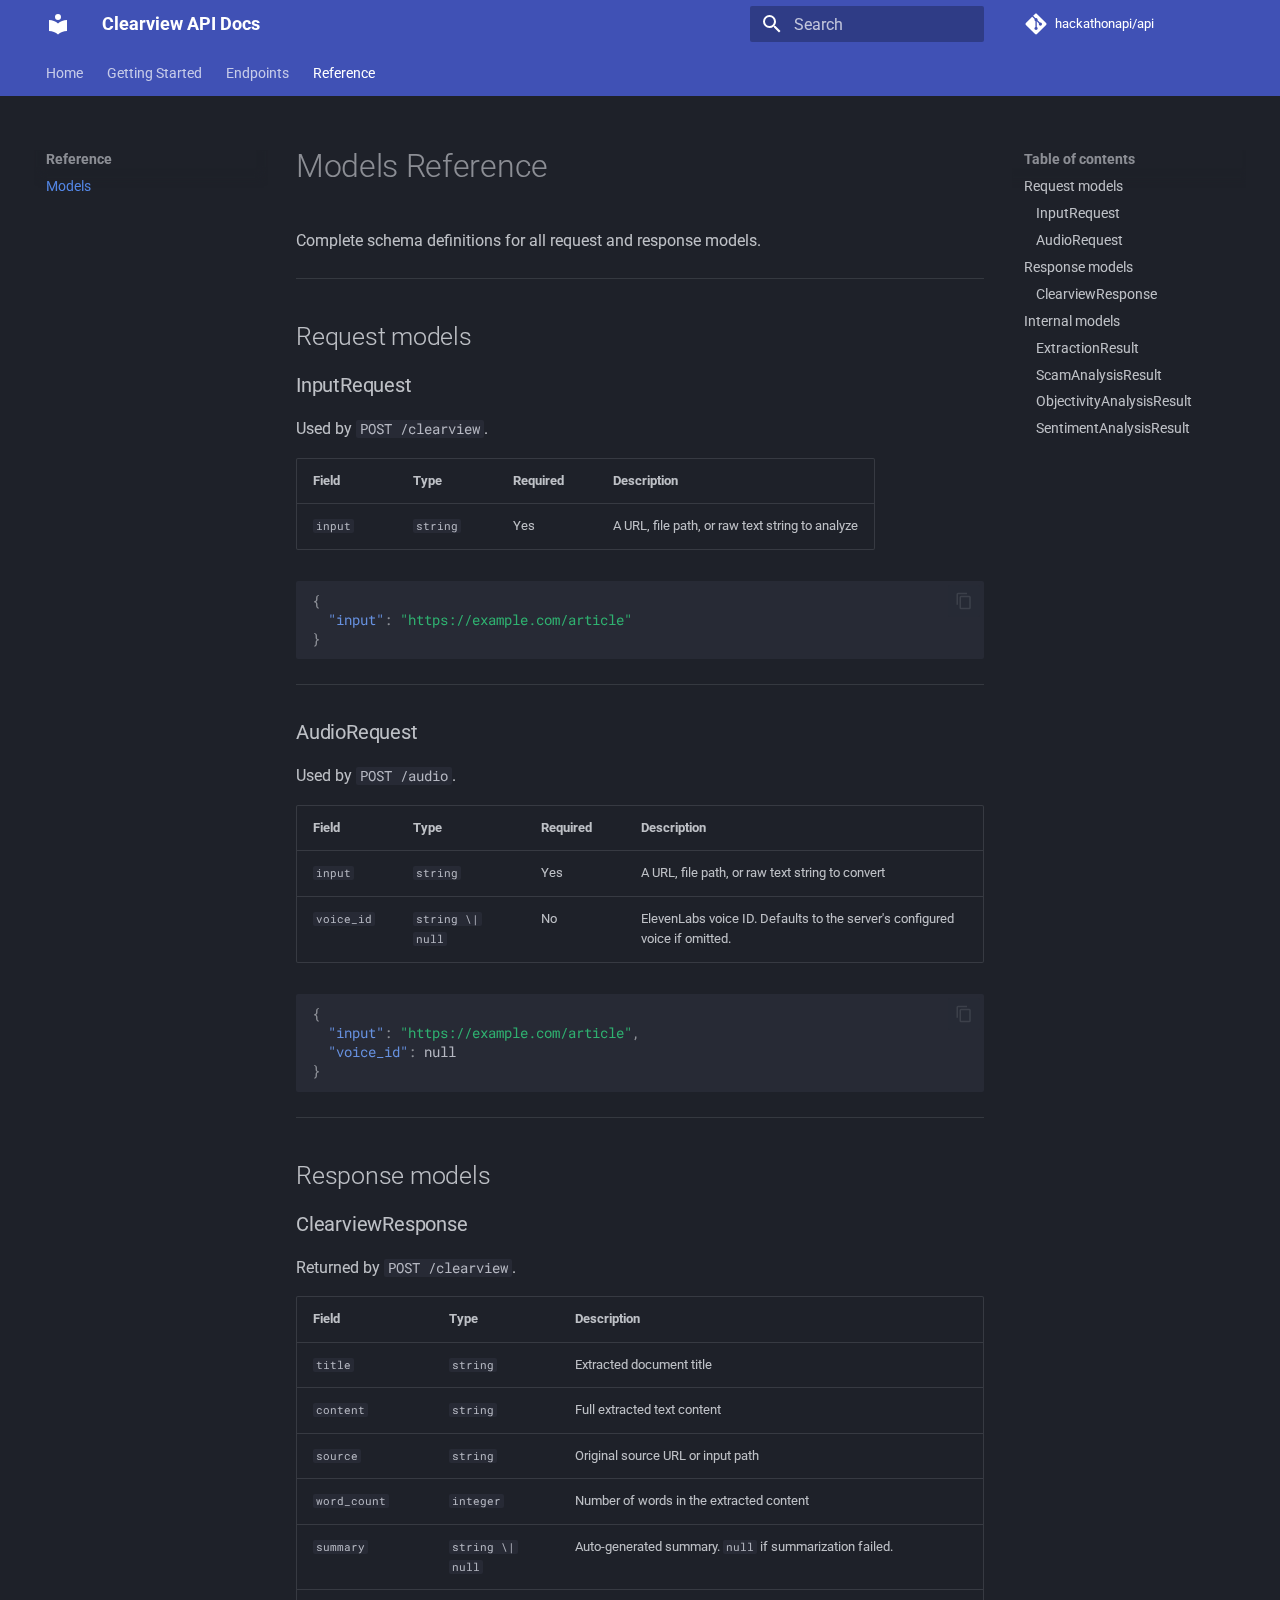
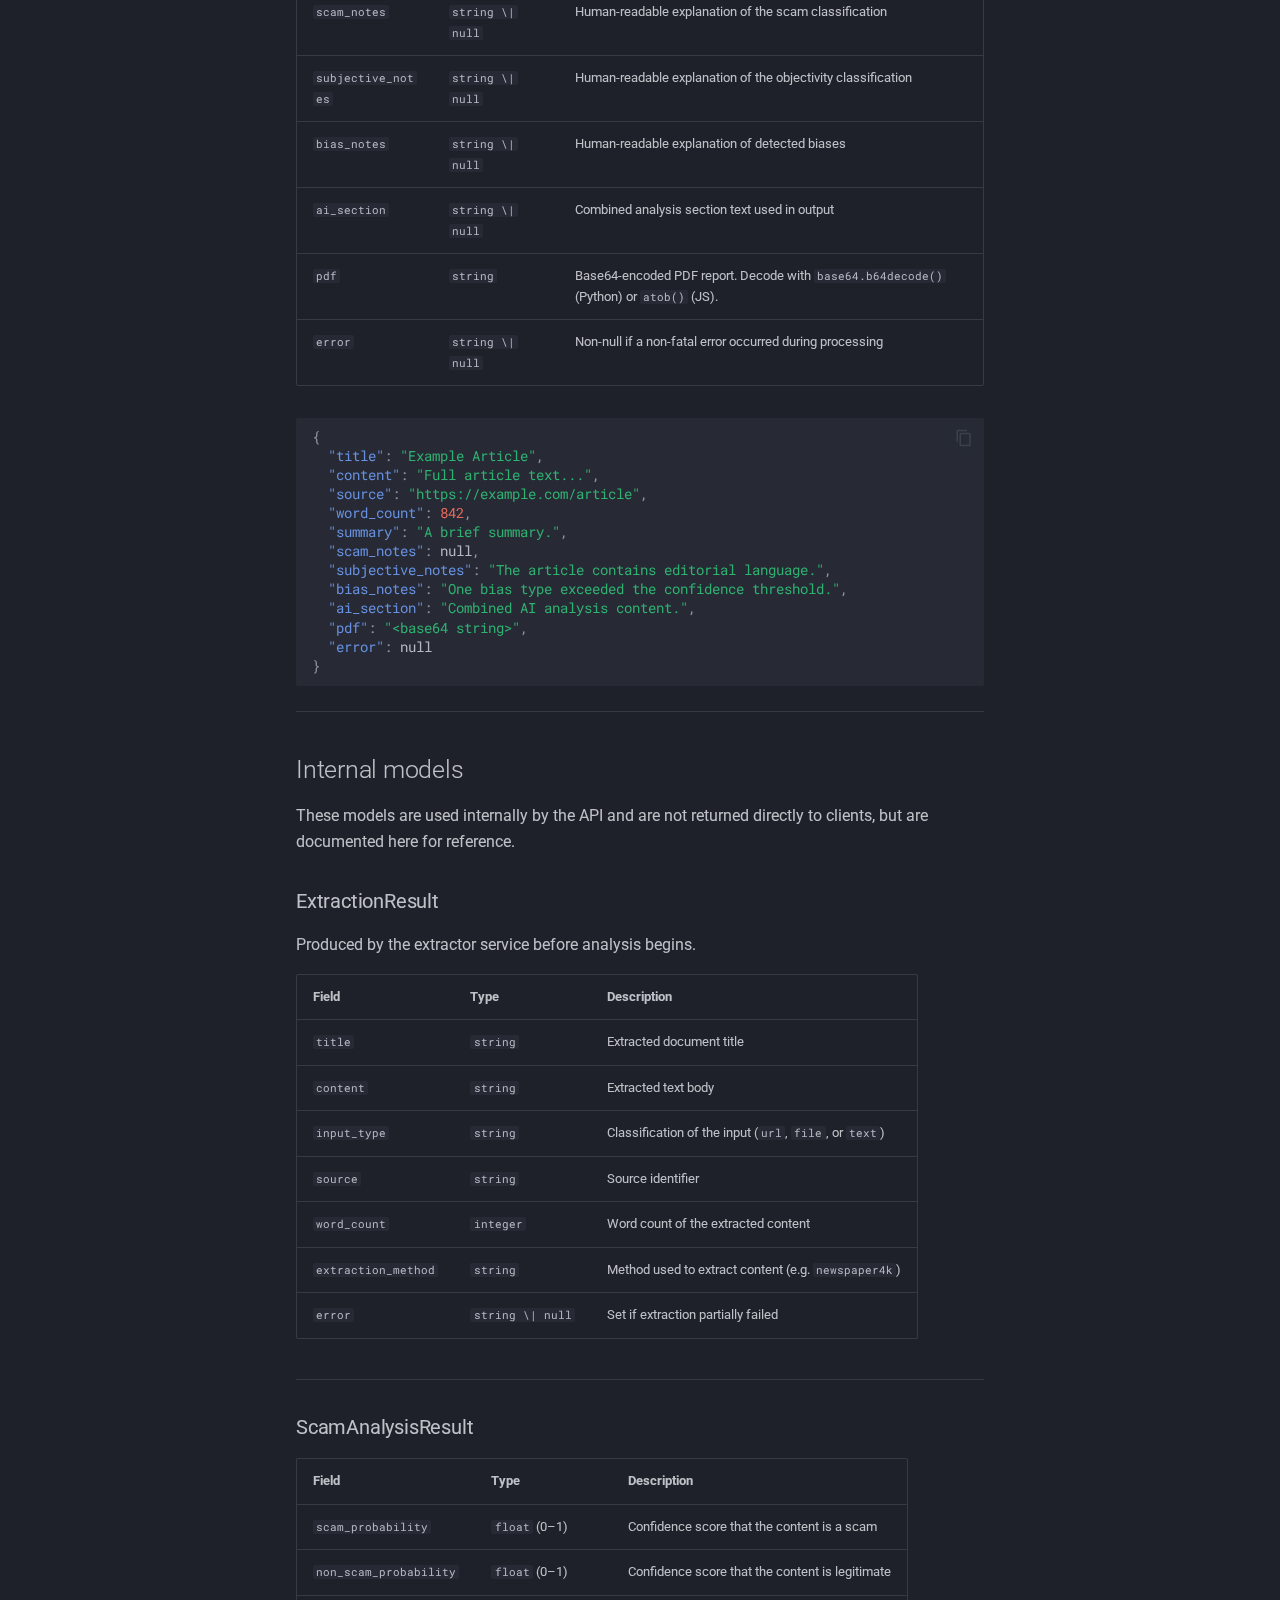
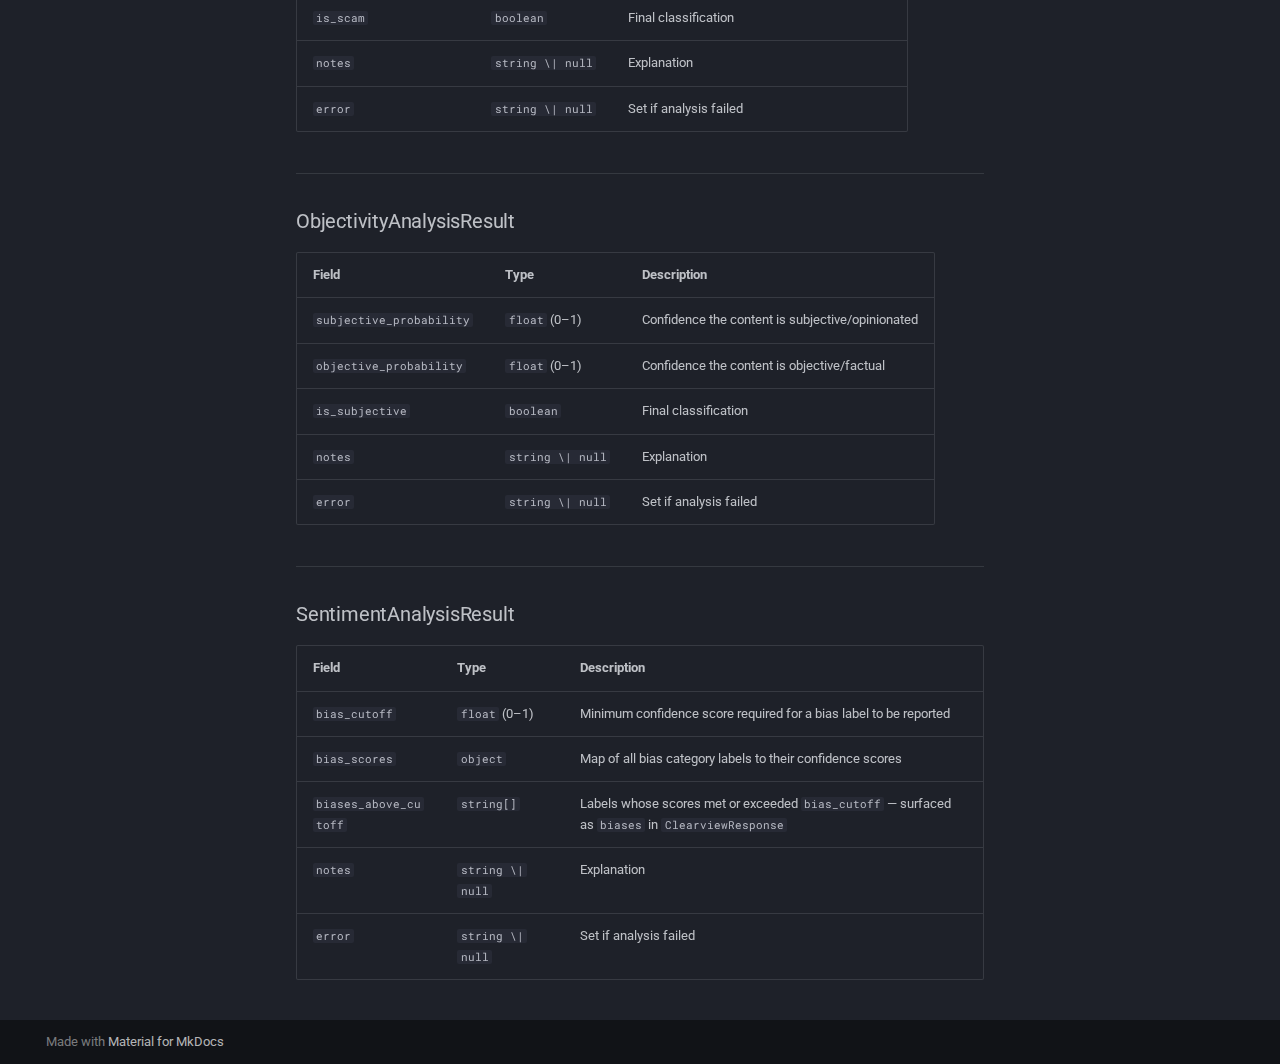
<file: docs/reference/models/index.html>
<!doctype html>
<html lang="en" class="no-js">
  <head>
    
      <meta charset="utf-8">
      <meta name="viewport" content="width=device-width,initial-scale=1">
      
        <meta name="description" content="Clearview API — document analysis and text-to-speech conversion">
      
      
      
        <link rel="canonical" href="https://clearwayapi.tech/docs/reference/models/">
      
      
        <link rel="prev" href="../../endpoints/audio/">
      
      
      
        
      
      
      <link rel="icon" href="../../assets/images/favicon.png">
      <meta name="generator" content="mkdocs-1.6.1, mkdocs-material-9.7.3">
    
    
      
        <title>Models - Clearview API Docs</title>
      
    
    
      <link rel="stylesheet" href="../../assets/stylesheets/main.484c7ddc.min.css">
      
        
        <link rel="stylesheet" href="../../assets/stylesheets/palette.ab4e12ef.min.css">
      
      


    
    
      
    
    
      
        
        
        <link rel="preconnect" href="https://fonts.gstatic.com" crossorigin>
        <link rel="stylesheet" href="https://fonts.googleapis.com/css?family=Roboto:300,300i,400,400i,700,700i%7CRoboto+Mono:400,400i,700,700i&display=fallback">
        <style>:root{--md-text-font:"Roboto";--md-code-font:"Roboto Mono"}</style>
      
    
    
    <script>__md_scope=new URL("../..",location),__md_hash=e=>[...e].reduce(((e,_)=>(e<<5)-e+_.charCodeAt(0)),0),__md_get=(e,_=localStorage,t=__md_scope)=>JSON.parse(_.getItem(t.pathname+"."+e)),__md_set=(e,_,t=localStorage,a=__md_scope)=>{try{t.setItem(a.pathname+"."+e,JSON.stringify(_))}catch(e){}}</script>
    
      

    
    
  </head>
  
  
    
    
    
    
    
    <body dir="ltr" data-md-color-scheme="slate" data-md-color-primary="indigo" data-md-color-accent="cyan">
  
    
    <input class="md-toggle" data-md-toggle="drawer" type="checkbox" id="__drawer" autocomplete="off">
    <input class="md-toggle" data-md-toggle="search" type="checkbox" id="__search" autocomplete="off">
    <label class="md-overlay" for="__drawer"></label>
    <div data-md-component="skip">
      
        
        <a href="#models-reference" class="md-skip">
          Skip to content
        </a>
      
    </div>
    <div data-md-component="announce">
      
    </div>
    
    
      

<header class="md-header" data-md-component="header">
  <nav class="md-header__inner md-grid" aria-label="Header">
    <a href="../.." title="Clearview API Docs" class="md-header__button md-logo" aria-label="Clearview API Docs" data-md-component="logo">
      
  
  <svg xmlns="http://www.w3.org/2000/svg" viewBox="0 0 24 24"><path d="M12 8a3 3 0 0 0 3-3 3 3 0 0 0-3-3 3 3 0 0 0-3 3 3 3 0 0 0 3 3m0 3.54C9.64 9.35 6.5 8 3 8v11c3.5 0 6.64 1.35 9 3.54 2.36-2.19 5.5-3.54 9-3.54V8c-3.5 0-6.64 1.35-9 3.54"/></svg>

    </a>
    <label class="md-header__button md-icon" for="__drawer">
      
      <svg xmlns="http://www.w3.org/2000/svg" viewBox="0 0 24 24"><path d="M3 6h18v2H3zm0 5h18v2H3zm0 5h18v2H3z"/></svg>
    </label>
    <div class="md-header__title" data-md-component="header-title">
      <div class="md-header__ellipsis">
        <div class="md-header__topic">
          <span class="md-ellipsis">
            Clearview API Docs
          </span>
        </div>
        <div class="md-header__topic" data-md-component="header-topic">
          <span class="md-ellipsis">
            
              Models
            
          </span>
        </div>
      </div>
    </div>
    
      
    
    
    
    
      
      
        <label class="md-header__button md-icon" for="__search">
          
          <svg xmlns="http://www.w3.org/2000/svg" viewBox="0 0 24 24"><path d="M9.5 3A6.5 6.5 0 0 1 16 9.5c0 1.61-.59 3.09-1.56 4.23l.27.27h.79l5 5-1.5 1.5-5-5v-.79l-.27-.27A6.52 6.52 0 0 1 9.5 16 6.5 6.5 0 0 1 3 9.5 6.5 6.5 0 0 1 9.5 3m0 2C7 5 5 7 5 9.5S7 14 9.5 14 14 12 14 9.5 12 5 9.5 5"/></svg>
        </label>
        <div class="md-search" data-md-component="search" role="dialog">
  <label class="md-search__overlay" for="__search"></label>
  <div class="md-search__inner" role="search">
    <form class="md-search__form" name="search">
      <input type="text" class="md-search__input" name="query" aria-label="Search" placeholder="Search" autocapitalize="off" autocorrect="off" autocomplete="off" spellcheck="false" data-md-component="search-query" required>
      <label class="md-search__icon md-icon" for="__search">
        
        <svg xmlns="http://www.w3.org/2000/svg" viewBox="0 0 24 24"><path d="M9.5 3A6.5 6.5 0 0 1 16 9.5c0 1.61-.59 3.09-1.56 4.23l.27.27h.79l5 5-1.5 1.5-5-5v-.79l-.27-.27A6.52 6.52 0 0 1 9.5 16 6.5 6.5 0 0 1 3 9.5 6.5 6.5 0 0 1 9.5 3m0 2C7 5 5 7 5 9.5S7 14 9.5 14 14 12 14 9.5 12 5 9.5 5"/></svg>
        
        <svg xmlns="http://www.w3.org/2000/svg" viewBox="0 0 24 24"><path d="M20 11v2H8l5.5 5.5-1.42 1.42L4.16 12l7.92-7.92L13.5 5.5 8 11z"/></svg>
      </label>
      <nav class="md-search__options" aria-label="Search">
        
        <button type="reset" class="md-search__icon md-icon" title="Clear" aria-label="Clear" tabindex="-1">
          
          <svg xmlns="http://www.w3.org/2000/svg" viewBox="0 0 24 24"><path d="M19 6.41 17.59 5 12 10.59 6.41 5 5 6.41 10.59 12 5 17.59 6.41 19 12 13.41 17.59 19 19 17.59 13.41 12z"/></svg>
        </button>
      </nav>
      
        <div class="md-search__suggest" data-md-component="search-suggest"></div>
      
    </form>
    <div class="md-search__output">
      <div class="md-search__scrollwrap" tabindex="0" data-md-scrollfix>
        <div class="md-search-result" data-md-component="search-result">
          <div class="md-search-result__meta">
            Initializing search
          </div>
          <ol class="md-search-result__list" role="presentation"></ol>
        </div>
      </div>
    </div>
  </div>
</div>
      
    
    
      <div class="md-header__source">
        <a href="https://github.com/hackathonapi/api" title="Go to repository" class="md-source" data-md-component="source">
  <div class="md-source__icon md-icon">
    
    <svg xmlns="http://www.w3.org/2000/svg" viewBox="0 0 448 512"><!--! Font Awesome Free 7.1.0 by @fontawesome - https://fontawesome.com License - https://fontawesome.com/license/free (Icons: CC BY 4.0, Fonts: SIL OFL 1.1, Code: MIT License) Copyright 2025 Fonticons, Inc.--><path d="M439.6 236.1 244 40.5c-5.4-5.5-12.8-8.5-20.4-8.5s-15 3-20.4 8.4L162.5 81l51.5 51.5c27.1-9.1 52.7 16.8 43.4 43.7l49.7 49.7c34.2-11.8 61.2 31 35.5 56.7-26.5 26.5-70.2-2.9-56-37.3L240.3 199v121.9c25.3 12.5 22.3 41.8 9.1 55-6.4 6.4-15.2 10.1-24.3 10.1s-17.8-3.6-24.3-10.1c-17.6-17.6-11.1-46.9 11.2-56v-123c-20.8-8.5-24.6-30.7-18.6-45L142.6 101 8.5 235.1C3 240.6 0 247.9 0 255.5s3 15 8.5 20.4l195.6 195.7c5.4 5.4 12.7 8.4 20.4 8.4s15-3 20.4-8.4l194.7-194.7c5.4-5.4 8.4-12.8 8.4-20.4s-3-15-8.4-20.4"/></svg>
  </div>
  <div class="md-source__repository">
    hackathonapi/api
  </div>
</a>
      </div>
    
  </nav>
  
</header>
    
    <div class="md-container" data-md-component="container">
      
      
        
          
            
<nav class="md-tabs" aria-label="Tabs" data-md-component="tabs">
  <div class="md-grid">
    <ul class="md-tabs__list">
      
        
  
  
  
  
    <li class="md-tabs__item">
      <a href="../.." class="md-tabs__link">
        
  
  
    
  
  Home

      </a>
    </li>
  

      
        
  
  
  
  
    <li class="md-tabs__item">
      <a href="../../getting-started/" class="md-tabs__link">
        
  
  
    
  
  Getting Started

      </a>
    </li>
  

      
        
  
  
  
  
    
    
      <li class="md-tabs__item">
        <a href="../../endpoints/clearview/" class="md-tabs__link">
          
  
  
  Endpoints

        </a>
      </li>
    
  

      
        
  
  
  
    
  
  
    
    
      <li class="md-tabs__item md-tabs__item--active">
        <a href="./" class="md-tabs__link">
          
  
  
  Reference

        </a>
      </li>
    
  

      
    </ul>
  </div>
</nav>
          
        
      
      <main class="md-main" data-md-component="main">
        <div class="md-main__inner md-grid">
          
            
              
              <div class="md-sidebar md-sidebar--primary" data-md-component="sidebar" data-md-type="navigation" >
                <div class="md-sidebar__scrollwrap">
                  <div class="md-sidebar__inner">
                    


  


<nav class="md-nav md-nav--primary md-nav--lifted" aria-label="Navigation" data-md-level="0">
  <label class="md-nav__title" for="__drawer">
    <a href="../.." title="Clearview API Docs" class="md-nav__button md-logo" aria-label="Clearview API Docs" data-md-component="logo">
      
  
  <svg xmlns="http://www.w3.org/2000/svg" viewBox="0 0 24 24"><path d="M12 8a3 3 0 0 0 3-3 3 3 0 0 0-3-3 3 3 0 0 0-3 3 3 3 0 0 0 3 3m0 3.54C9.64 9.35 6.5 8 3 8v11c3.5 0 6.64 1.35 9 3.54 2.36-2.19 5.5-3.54 9-3.54V8c-3.5 0-6.64 1.35-9 3.54"/></svg>

    </a>
    Clearview API Docs
  </label>
  
    <div class="md-nav__source">
      <a href="https://github.com/hackathonapi/api" title="Go to repository" class="md-source" data-md-component="source">
  <div class="md-source__icon md-icon">
    
    <svg xmlns="http://www.w3.org/2000/svg" viewBox="0 0 448 512"><!--! Font Awesome Free 7.1.0 by @fontawesome - https://fontawesome.com License - https://fontawesome.com/license/free (Icons: CC BY 4.0, Fonts: SIL OFL 1.1, Code: MIT License) Copyright 2025 Fonticons, Inc.--><path d="M439.6 236.1 244 40.5c-5.4-5.5-12.8-8.5-20.4-8.5s-15 3-20.4 8.4L162.5 81l51.5 51.5c27.1-9.1 52.7 16.8 43.4 43.7l49.7 49.7c34.2-11.8 61.2 31 35.5 56.7-26.5 26.5-70.2-2.9-56-37.3L240.3 199v121.9c25.3 12.5 22.3 41.8 9.1 55-6.4 6.4-15.2 10.1-24.3 10.1s-17.8-3.6-24.3-10.1c-17.6-17.6-11.1-46.9 11.2-56v-123c-20.8-8.5-24.6-30.7-18.6-45L142.6 101 8.5 235.1C3 240.6 0 247.9 0 255.5s3 15 8.5 20.4l195.6 195.7c5.4 5.4 12.7 8.4 20.4 8.4s15-3 20.4-8.4l194.7-194.7c5.4-5.4 8.4-12.8 8.4-20.4s-3-15-8.4-20.4"/></svg>
  </div>
  <div class="md-source__repository">
    hackathonapi/api
  </div>
</a>
    </div>
  
  <ul class="md-nav__list" data-md-scrollfix>
    
      
      
  
  
  
  
    <li class="md-nav__item">
      <a href="../.." class="md-nav__link">
        
  
  
  <span class="md-ellipsis">
    
  
    Home
  

    
  </span>
  
  

      </a>
    </li>
  

    
      
      
  
  
  
  
    <li class="md-nav__item">
      <a href="../../getting-started/" class="md-nav__link">
        
  
  
  <span class="md-ellipsis">
    
  
    Getting Started
  

    
  </span>
  
  

      </a>
    </li>
  

    
      
      
  
  
  
  
    
    
    
    
      
      
        
      
    
    
    <li class="md-nav__item md-nav__item--nested">
      
        
        
        <input class="md-nav__toggle md-toggle " type="checkbox" id="__nav_3" >
        
          
          <label class="md-nav__link" for="__nav_3" id="__nav_3_label" tabindex="0">
            
  
  
  <span class="md-ellipsis">
    
  
    Endpoints
  

    
  </span>
  
  

            <span class="md-nav__icon md-icon"></span>
          </label>
        
        <nav class="md-nav" data-md-level="1" aria-labelledby="__nav_3_label" aria-expanded="false">
          <label class="md-nav__title" for="__nav_3">
            <span class="md-nav__icon md-icon"></span>
            
  
    Endpoints
  

          </label>
          <ul class="md-nav__list" data-md-scrollfix>
            
              
                
  
  
  
  
    <li class="md-nav__item">
      <a href="../../endpoints/clearview/" class="md-nav__link">
        
  
  
  <span class="md-ellipsis">
    
  
    Clearview (Analysis + PDF)
  

    
  </span>
  
  

      </a>
    </li>
  

              
            
              
                
  
  
  
  
    <li class="md-nav__item">
      <a href="../../endpoints/audio/" class="md-nav__link">
        
  
  
  <span class="md-ellipsis">
    
  
    Audio (Text-to-Speech)
  

    
  </span>
  
  

      </a>
    </li>
  

              
            
          </ul>
        </nav>
      
    </li>
  

    
      
      
  
  
    
  
  
  
    
    
    
    
      
        
        
      
      
        
      
    
    
    <li class="md-nav__item md-nav__item--active md-nav__item--section md-nav__item--nested">
      
        
        
        <input class="md-nav__toggle md-toggle " type="checkbox" id="__nav_4" checked>
        
          
          <label class="md-nav__link" for="__nav_4" id="__nav_4_label" tabindex="">
            
  
  
  <span class="md-ellipsis">
    
  
    Reference
  

    
  </span>
  
  

            <span class="md-nav__icon md-icon"></span>
          </label>
        
        <nav class="md-nav" data-md-level="1" aria-labelledby="__nav_4_label" aria-expanded="true">
          <label class="md-nav__title" for="__nav_4">
            <span class="md-nav__icon md-icon"></span>
            
  
    Reference
  

          </label>
          <ul class="md-nav__list" data-md-scrollfix>
            
              
                
  
  
    
  
  
  
    <li class="md-nav__item md-nav__item--active">
      
      <input class="md-nav__toggle md-toggle" type="checkbox" id="__toc">
      
      
        
      
      
        <label class="md-nav__link md-nav__link--active" for="__toc">
          
  
  
  <span class="md-ellipsis">
    
  
    Models
  

    
  </span>
  
  

          <span class="md-nav__icon md-icon"></span>
        </label>
      
      <a href="./" class="md-nav__link md-nav__link--active">
        
  
  
  <span class="md-ellipsis">
    
  
    Models
  

    
  </span>
  
  

      </a>
      
        

<nav class="md-nav md-nav--secondary" aria-label="Table of contents">
  
  
  
    
  
  
    <label class="md-nav__title" for="__toc">
      <span class="md-nav__icon md-icon"></span>
      Table of contents
    </label>
    <ul class="md-nav__list" data-md-component="toc" data-md-scrollfix>
      
        <li class="md-nav__item">
  <a href="#request-models" class="md-nav__link">
    <span class="md-ellipsis">
      
        Request models
      
    </span>
  </a>
  
    <nav class="md-nav" aria-label="Request models">
      <ul class="md-nav__list">
        
          <li class="md-nav__item">
  <a href="#inputrequest" class="md-nav__link">
    <span class="md-ellipsis">
      
        InputRequest
      
    </span>
  </a>
  
</li>
        
          <li class="md-nav__item">
  <a href="#audiorequest" class="md-nav__link">
    <span class="md-ellipsis">
      
        AudioRequest
      
    </span>
  </a>
  
</li>
        
      </ul>
    </nav>
  
</li>
      
        <li class="md-nav__item">
  <a href="#response-models" class="md-nav__link">
    <span class="md-ellipsis">
      
        Response models
      
    </span>
  </a>
  
    <nav class="md-nav" aria-label="Response models">
      <ul class="md-nav__list">
        
          <li class="md-nav__item">
  <a href="#clearviewresponse" class="md-nav__link">
    <span class="md-ellipsis">
      
        ClearviewResponse
      
    </span>
  </a>
  
</li>
        
      </ul>
    </nav>
  
</li>
      
        <li class="md-nav__item">
  <a href="#internal-models" class="md-nav__link">
    <span class="md-ellipsis">
      
        Internal models
      
    </span>
  </a>
  
    <nav class="md-nav" aria-label="Internal models">
      <ul class="md-nav__list">
        
          <li class="md-nav__item">
  <a href="#extractionresult" class="md-nav__link">
    <span class="md-ellipsis">
      
        ExtractionResult
      
    </span>
  </a>
  
</li>
        
          <li class="md-nav__item">
  <a href="#scamanalysisresult" class="md-nav__link">
    <span class="md-ellipsis">
      
        ScamAnalysisResult
      
    </span>
  </a>
  
</li>
        
          <li class="md-nav__item">
  <a href="#objectivityanalysisresult" class="md-nav__link">
    <span class="md-ellipsis">
      
        ObjectivityAnalysisResult
      
    </span>
  </a>
  
</li>
        
          <li class="md-nav__item">
  <a href="#sentimentanalysisresult" class="md-nav__link">
    <span class="md-ellipsis">
      
        SentimentAnalysisResult
      
    </span>
  </a>
  
</li>
        
      </ul>
    </nav>
  
</li>
      
    </ul>
  
</nav>
      
    </li>
  

              
            
          </ul>
        </nav>
      
    </li>
  

    
  </ul>
</nav>
                  </div>
                </div>
              </div>
            
            
              
              <div class="md-sidebar md-sidebar--secondary" data-md-component="sidebar" data-md-type="toc" >
                <div class="md-sidebar__scrollwrap">
                  <div class="md-sidebar__inner">
                    

<nav class="md-nav md-nav--secondary" aria-label="Table of contents">
  
  
  
    
  
  
    <label class="md-nav__title" for="__toc">
      <span class="md-nav__icon md-icon"></span>
      Table of contents
    </label>
    <ul class="md-nav__list" data-md-component="toc" data-md-scrollfix>
      
        <li class="md-nav__item">
  <a href="#request-models" class="md-nav__link">
    <span class="md-ellipsis">
      
        Request models
      
    </span>
  </a>
  
    <nav class="md-nav" aria-label="Request models">
      <ul class="md-nav__list">
        
          <li class="md-nav__item">
  <a href="#inputrequest" class="md-nav__link">
    <span class="md-ellipsis">
      
        InputRequest
      
    </span>
  </a>
  
</li>
        
          <li class="md-nav__item">
  <a href="#audiorequest" class="md-nav__link">
    <span class="md-ellipsis">
      
        AudioRequest
      
    </span>
  </a>
  
</li>
        
      </ul>
    </nav>
  
</li>
      
        <li class="md-nav__item">
  <a href="#response-models" class="md-nav__link">
    <span class="md-ellipsis">
      
        Response models
      
    </span>
  </a>
  
    <nav class="md-nav" aria-label="Response models">
      <ul class="md-nav__list">
        
          <li class="md-nav__item">
  <a href="#clearviewresponse" class="md-nav__link">
    <span class="md-ellipsis">
      
        ClearviewResponse
      
    </span>
  </a>
  
</li>
        
      </ul>
    </nav>
  
</li>
      
        <li class="md-nav__item">
  <a href="#internal-models" class="md-nav__link">
    <span class="md-ellipsis">
      
        Internal models
      
    </span>
  </a>
  
    <nav class="md-nav" aria-label="Internal models">
      <ul class="md-nav__list">
        
          <li class="md-nav__item">
  <a href="#extractionresult" class="md-nav__link">
    <span class="md-ellipsis">
      
        ExtractionResult
      
    </span>
  </a>
  
</li>
        
          <li class="md-nav__item">
  <a href="#scamanalysisresult" class="md-nav__link">
    <span class="md-ellipsis">
      
        ScamAnalysisResult
      
    </span>
  </a>
  
</li>
        
          <li class="md-nav__item">
  <a href="#objectivityanalysisresult" class="md-nav__link">
    <span class="md-ellipsis">
      
        ObjectivityAnalysisResult
      
    </span>
  </a>
  
</li>
        
          <li class="md-nav__item">
  <a href="#sentimentanalysisresult" class="md-nav__link">
    <span class="md-ellipsis">
      
        SentimentAnalysisResult
      
    </span>
  </a>
  
</li>
        
      </ul>
    </nav>
  
</li>
      
    </ul>
  
</nav>
                  </div>
                </div>
              </div>
            
          
          
            <div class="md-content" data-md-component="content">
              
              <article class="md-content__inner md-typeset">
                
                  


  
  


<h1 id="models-reference">Models Reference<a class="headerlink" href="#models-reference" title="Permanent link">&para;</a></h1>
<p>Complete schema definitions for all request and response models.</p>
<hr />
<h2 id="request-models">Request models<a class="headerlink" href="#request-models" title="Permanent link">&para;</a></h2>
<h3 id="inputrequest">InputRequest<a class="headerlink" href="#inputrequest" title="Permanent link">&para;</a></h3>
<p>Used by <code>POST /clearview</code>.</p>
<table>
<thead>
<tr>
<th>Field</th>
<th>Type</th>
<th>Required</th>
<th>Description</th>
</tr>
</thead>
<tbody>
<tr>
<td><code>input</code></td>
<td><code>string</code></td>
<td>Yes</td>
<td>A URL, file path, or raw text string to analyze</td>
</tr>
</tbody>
</table>
<div class="highlight"><pre><span></span><code><a id="__codelineno-0-1" name="__codelineno-0-1" href="#__codelineno-0-1"></a><span class="p">{</span>
<a id="__codelineno-0-2" name="__codelineno-0-2" href="#__codelineno-0-2"></a><span class="w">  </span><span class="nt">&quot;input&quot;</span><span class="p">:</span><span class="w"> </span><span class="s2">&quot;https://example.com/article&quot;</span>
<a id="__codelineno-0-3" name="__codelineno-0-3" href="#__codelineno-0-3"></a><span class="p">}</span>
</code></pre></div>
<hr />
<h3 id="audiorequest">AudioRequest<a class="headerlink" href="#audiorequest" title="Permanent link">&para;</a></h3>
<p>Used by <code>POST /audio</code>.</p>
<table>
<thead>
<tr>
<th>Field</th>
<th>Type</th>
<th>Required</th>
<th>Description</th>
</tr>
</thead>
<tbody>
<tr>
<td><code>input</code></td>
<td><code>string</code></td>
<td>Yes</td>
<td>A URL, file path, or raw text string to convert</td>
</tr>
<tr>
<td><code>voice_id</code></td>
<td><code>string \| null</code></td>
<td>No</td>
<td>ElevenLabs voice ID. Defaults to the server's configured voice if omitted.</td>
</tr>
</tbody>
</table>
<div class="highlight"><pre><span></span><code><a id="__codelineno-1-1" name="__codelineno-1-1" href="#__codelineno-1-1"></a><span class="p">{</span>
<a id="__codelineno-1-2" name="__codelineno-1-2" href="#__codelineno-1-2"></a><span class="w">  </span><span class="nt">&quot;input&quot;</span><span class="p">:</span><span class="w"> </span><span class="s2">&quot;https://example.com/article&quot;</span><span class="p">,</span>
<a id="__codelineno-1-3" name="__codelineno-1-3" href="#__codelineno-1-3"></a><span class="w">  </span><span class="nt">&quot;voice_id&quot;</span><span class="p">:</span><span class="w"> </span><span class="kc">null</span>
<a id="__codelineno-1-4" name="__codelineno-1-4" href="#__codelineno-1-4"></a><span class="p">}</span>
</code></pre></div>
<hr />
<h2 id="response-models">Response models<a class="headerlink" href="#response-models" title="Permanent link">&para;</a></h2>
<h3 id="clearviewresponse">ClearviewResponse<a class="headerlink" href="#clearviewresponse" title="Permanent link">&para;</a></h3>
<p>Returned by <code>POST /clearview</code>.</p>
<table>
<thead>
<tr>
<th>Field</th>
<th>Type</th>
<th>Description</th>
</tr>
</thead>
<tbody>
<tr>
<td><code>title</code></td>
<td><code>string</code></td>
<td>Extracted document title</td>
</tr>
<tr>
<td><code>content</code></td>
<td><code>string</code></td>
<td>Full extracted text content</td>
</tr>
<tr>
<td><code>source</code></td>
<td><code>string</code></td>
<td>Original source URL or input path</td>
</tr>
<tr>
<td><code>word_count</code></td>
<td><code>integer</code></td>
<td>Number of words in the extracted content</td>
</tr>
<tr>
<td><code>summary</code></td>
<td><code>string \| null</code></td>
<td>Auto-generated summary. <code>null</code> if summarization failed.</td>
</tr>
<tr>
<td><code>scam_notes</code></td>
<td><code>string \| null</code></td>
<td>Human-readable explanation of the scam classification</td>
</tr>
<tr>
<td><code>subjective_notes</code></td>
<td><code>string \| null</code></td>
<td>Human-readable explanation of the objectivity classification</td>
</tr>
<tr>
<td><code>bias_notes</code></td>
<td><code>string \| null</code></td>
<td>Human-readable explanation of detected biases</td>
</tr>
<tr>
<td><code>ai_section</code></td>
<td><code>string \| null</code></td>
<td>Combined analysis section text used in output</td>
</tr>
<tr>
<td><code>pdf</code></td>
<td><code>string</code></td>
<td>Base64-encoded PDF report. Decode with <code>base64.b64decode()</code> (Python) or <code>atob()</code> (JS).</td>
</tr>
<tr>
<td><code>error</code></td>
<td><code>string \| null</code></td>
<td>Non-null if a non-fatal error occurred during processing</td>
</tr>
</tbody>
</table>
<div class="highlight"><pre><span></span><code><a id="__codelineno-2-1" name="__codelineno-2-1" href="#__codelineno-2-1"></a><span class="p">{</span>
<a id="__codelineno-2-2" name="__codelineno-2-2" href="#__codelineno-2-2"></a><span class="w">  </span><span class="nt">&quot;title&quot;</span><span class="p">:</span><span class="w"> </span><span class="s2">&quot;Example Article&quot;</span><span class="p">,</span>
<a id="__codelineno-2-3" name="__codelineno-2-3" href="#__codelineno-2-3"></a><span class="w">  </span><span class="nt">&quot;content&quot;</span><span class="p">:</span><span class="w"> </span><span class="s2">&quot;Full article text...&quot;</span><span class="p">,</span>
<a id="__codelineno-2-4" name="__codelineno-2-4" href="#__codelineno-2-4"></a><span class="w">  </span><span class="nt">&quot;source&quot;</span><span class="p">:</span><span class="w"> </span><span class="s2">&quot;https://example.com/article&quot;</span><span class="p">,</span>
<a id="__codelineno-2-5" name="__codelineno-2-5" href="#__codelineno-2-5"></a><span class="w">  </span><span class="nt">&quot;word_count&quot;</span><span class="p">:</span><span class="w"> </span><span class="mi">842</span><span class="p">,</span>
<a id="__codelineno-2-6" name="__codelineno-2-6" href="#__codelineno-2-6"></a><span class="w">  </span><span class="nt">&quot;summary&quot;</span><span class="p">:</span><span class="w"> </span><span class="s2">&quot;A brief summary.&quot;</span><span class="p">,</span>
<a id="__codelineno-2-7" name="__codelineno-2-7" href="#__codelineno-2-7"></a><span class="w">  </span><span class="nt">&quot;scam_notes&quot;</span><span class="p">:</span><span class="w"> </span><span class="kc">null</span><span class="p">,</span>
<a id="__codelineno-2-8" name="__codelineno-2-8" href="#__codelineno-2-8"></a><span class="w">  </span><span class="nt">&quot;subjective_notes&quot;</span><span class="p">:</span><span class="w"> </span><span class="s2">&quot;The article contains editorial language.&quot;</span><span class="p">,</span>
<a id="__codelineno-2-9" name="__codelineno-2-9" href="#__codelineno-2-9"></a><span class="w">  </span><span class="nt">&quot;bias_notes&quot;</span><span class="p">:</span><span class="w"> </span><span class="s2">&quot;One bias type exceeded the confidence threshold.&quot;</span><span class="p">,</span>
<a id="__codelineno-2-10" name="__codelineno-2-10" href="#__codelineno-2-10"></a><span class="w">  </span><span class="nt">&quot;ai_section&quot;</span><span class="p">:</span><span class="w"> </span><span class="s2">&quot;Combined AI analysis content.&quot;</span><span class="p">,</span>
<a id="__codelineno-2-11" name="__codelineno-2-11" href="#__codelineno-2-11"></a><span class="w">  </span><span class="nt">&quot;pdf&quot;</span><span class="p">:</span><span class="w"> </span><span class="s2">&quot;&lt;base64 string&gt;&quot;</span><span class="p">,</span>
<a id="__codelineno-2-12" name="__codelineno-2-12" href="#__codelineno-2-12"></a><span class="w">  </span><span class="nt">&quot;error&quot;</span><span class="p">:</span><span class="w"> </span><span class="kc">null</span>
<a id="__codelineno-2-13" name="__codelineno-2-13" href="#__codelineno-2-13"></a><span class="p">}</span>
</code></pre></div>
<hr />
<h2 id="internal-models">Internal models<a class="headerlink" href="#internal-models" title="Permanent link">&para;</a></h2>
<p>These models are used internally by the API and are not returned directly to clients, but are documented here for reference.</p>
<h3 id="extractionresult">ExtractionResult<a class="headerlink" href="#extractionresult" title="Permanent link">&para;</a></h3>
<p>Produced by the extractor service before analysis begins.</p>
<table>
<thead>
<tr>
<th>Field</th>
<th>Type</th>
<th>Description</th>
</tr>
</thead>
<tbody>
<tr>
<td><code>title</code></td>
<td><code>string</code></td>
<td>Extracted document title</td>
</tr>
<tr>
<td><code>content</code></td>
<td><code>string</code></td>
<td>Extracted text body</td>
</tr>
<tr>
<td><code>input_type</code></td>
<td><code>string</code></td>
<td>Classification of the input (<code>url</code>, <code>file</code>, or <code>text</code>)</td>
</tr>
<tr>
<td><code>source</code></td>
<td><code>string</code></td>
<td>Source identifier</td>
</tr>
<tr>
<td><code>word_count</code></td>
<td><code>integer</code></td>
<td>Word count of the extracted content</td>
</tr>
<tr>
<td><code>extraction_method</code></td>
<td><code>string</code></td>
<td>Method used to extract content (e.g. <code>newspaper4k</code>)</td>
</tr>
<tr>
<td><code>error</code></td>
<td><code>string \| null</code></td>
<td>Set if extraction partially failed</td>
</tr>
</tbody>
</table>
<hr />
<h3 id="scamanalysisresult">ScamAnalysisResult<a class="headerlink" href="#scamanalysisresult" title="Permanent link">&para;</a></h3>
<table>
<thead>
<tr>
<th>Field</th>
<th>Type</th>
<th>Description</th>
</tr>
</thead>
<tbody>
<tr>
<td><code>scam_probability</code></td>
<td><code>float</code> (0–1)</td>
<td>Confidence score that the content is a scam</td>
</tr>
<tr>
<td><code>non_scam_probability</code></td>
<td><code>float</code> (0–1)</td>
<td>Confidence score that the content is legitimate</td>
</tr>
<tr>
<td><code>is_scam</code></td>
<td><code>boolean</code></td>
<td>Final classification</td>
</tr>
<tr>
<td><code>notes</code></td>
<td><code>string \| null</code></td>
<td>Explanation</td>
</tr>
<tr>
<td><code>error</code></td>
<td><code>string \| null</code></td>
<td>Set if analysis failed</td>
</tr>
</tbody>
</table>
<hr />
<h3 id="objectivityanalysisresult">ObjectivityAnalysisResult<a class="headerlink" href="#objectivityanalysisresult" title="Permanent link">&para;</a></h3>
<table>
<thead>
<tr>
<th>Field</th>
<th>Type</th>
<th>Description</th>
</tr>
</thead>
<tbody>
<tr>
<td><code>subjective_probability</code></td>
<td><code>float</code> (0–1)</td>
<td>Confidence the content is subjective/opinionated</td>
</tr>
<tr>
<td><code>objective_probability</code></td>
<td><code>float</code> (0–1)</td>
<td>Confidence the content is objective/factual</td>
</tr>
<tr>
<td><code>is_subjective</code></td>
<td><code>boolean</code></td>
<td>Final classification</td>
</tr>
<tr>
<td><code>notes</code></td>
<td><code>string \| null</code></td>
<td>Explanation</td>
</tr>
<tr>
<td><code>error</code></td>
<td><code>string \| null</code></td>
<td>Set if analysis failed</td>
</tr>
</tbody>
</table>
<hr />
<h3 id="sentimentanalysisresult">SentimentAnalysisResult<a class="headerlink" href="#sentimentanalysisresult" title="Permanent link">&para;</a></h3>
<table>
<thead>
<tr>
<th>Field</th>
<th>Type</th>
<th>Description</th>
</tr>
</thead>
<tbody>
<tr>
<td><code>bias_cutoff</code></td>
<td><code>float</code> (0–1)</td>
<td>Minimum confidence score required for a bias label to be reported</td>
</tr>
<tr>
<td><code>bias_scores</code></td>
<td><code>object</code></td>
<td>Map of all bias category labels to their confidence scores</td>
</tr>
<tr>
<td><code>biases_above_cutoff</code></td>
<td><code>string[]</code></td>
<td>Labels whose scores met or exceeded <code>bias_cutoff</code> — surfaced as <code>biases</code> in <code>ClearviewResponse</code></td>
</tr>
<tr>
<td><code>notes</code></td>
<td><code>string \| null</code></td>
<td>Explanation</td>
</tr>
<tr>
<td><code>error</code></td>
<td><code>string \| null</code></td>
<td>Set if analysis failed</td>
</tr>
</tbody>
</table>












                
              </article>
            </div>
          
          
<script>var target=document.getElementById(location.hash.slice(1));target&&target.name&&(target.checked=target.name.startsWith("__tabbed_"))</script>
        </div>
        
          <button type="button" class="md-top md-icon" data-md-component="top" hidden>
  
  <svg xmlns="http://www.w3.org/2000/svg" viewBox="0 0 24 24"><path d="M13 20h-2V8l-5.5 5.5-1.42-1.42L12 4.16l7.92 7.92-1.42 1.42L13 8z"/></svg>
  Back to top
</button>
        
      </main>
      
        <footer class="md-footer">
  
  <div class="md-footer-meta md-typeset">
    <div class="md-footer-meta__inner md-grid">
      <div class="md-copyright">
  
  
    Made with
    <a href="https://squidfunk.github.io/mkdocs-material/" target="_blank" rel="noopener">
      Material for MkDocs
    </a>
  
</div>
      
    </div>
  </div>
</footer>
      
    </div>
    <div class="md-dialog" data-md-component="dialog">
      <div class="md-dialog__inner md-typeset"></div>
    </div>
    
    
    
      
      
      <script id="__config" type="application/json">{"annotate": null, "base": "../..", "features": ["navigation.tabs", "navigation.sections", "navigation.top", "content.code.copy", "search.highlight", "search.suggest"], "search": "../../assets/javascripts/workers/search.2c215733.min.js", "tags": null, "translations": {"clipboard.copied": "Copied to clipboard", "clipboard.copy": "Copy to clipboard", "search.result.more.one": "1 more on this page", "search.result.more.other": "# more on this page", "search.result.none": "No matching documents", "search.result.one": "1 matching document", "search.result.other": "# matching documents", "search.result.placeholder": "Type to start searching", "search.result.term.missing": "Missing", "select.version": "Select version"}, "version": null}</script>
    
    
      <script src="../../assets/javascripts/bundle.79ae519e.min.js"></script>
      
    
  </body>
</html>
</file>
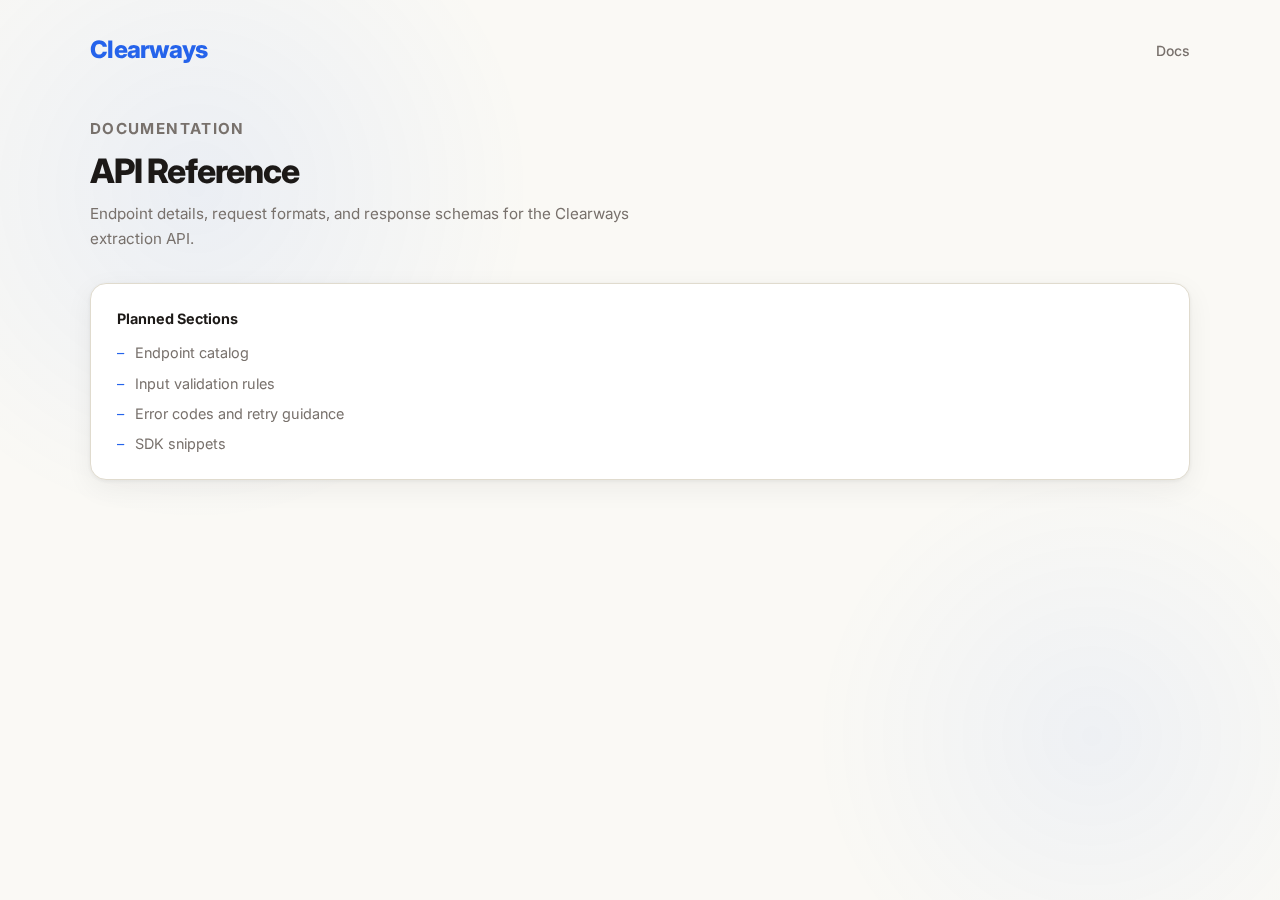
<file: docs.html>
<!DOCTYPE html>
<html lang="en">
  <head>
    <meta charset="UTF-8" />
    <meta name="viewport" content="width=device-width, initial-scale=1.0" />
    <title>Clearways — Docs</title>
    <link rel="preconnect" href="https://fonts.googleapis.com" />
    <link rel="preconnect" href="https://fonts.gstatic.com" crossorigin />
    <link
      href="https://fonts.googleapis.com/css2?family=Inter:wght@400;500;600;700&display=swap"
      rel="stylesheet"
    />
    <link rel="icon" href="favicon.ico" sizes="any" />
    <link rel="icon" type="image/png" sizes="32x32" href="favicon-32x32.png" />
    <link rel="apple-touch-icon" sizes="180x180" href="apple-touch-icon.png" />
    <link rel="stylesheet" href="styles.css" />
  </head>
  <body>
    <div class="page">
      <header class="topbar">
        <a class="brand" href="./">Clearways</a>
        <nav>
          <a class="nav-link" href="docs.html">Docs</a>
        </nav>
      </header>

      <section class="docs-hero">
        <p class="eyebrow">Documentation</p>
        <h1>API Reference</h1>
        <p>Endpoint details, request formats, and response schemas for the Clearways extraction API.</p>
      </section>

      <div class="card">
        <h2>Planned Sections</h2>
        <ul class="docs-list">
          <li>Endpoint catalog</li>
          <li>Input validation rules</li>
          <li>Error codes and retry guidance</li>
          <li>SDK snippets</li>
        </ul>
      </div>
    </div>
  </body>
</html>
</file>
<file: styles.css>
/* ─────────────────────────────────────────────────
   Variables  — Claude Code warm beige, blue accent
───────────────────────────────────────────────── */
:root {
  --bg:            #FAF9F5;
  --surface:       #FFFFFF;
  --surface-raised:#F5F4EF;
  --border:        #E0DBCE;
  --border-subtle: #EBE8E0;
  --text:          #1C1917;
  --text-dim:      #44403C;
  --muted:         #78716C;
  --accent:        #2563EB;
  --accent-light:  #EFF6FF;
  --accent-strong: #1D4ED8;

  --good:          #15803D;
  --good-bg:       #F0FDF4;
  --good-border:   #86EFAC;

  --warn:          #A16207;
  --warn-bg:       #FEFCE8;
  --warn-border:   #FDE047;

  --bad:           #B91C1C;
  --bad-bg:        #FEF2F2;
  --bad-border:    #FECACA;

  --shadow-sm: 0 1px 2px rgba(28,25,23,.06);
  --shadow:    0 1px 4px rgba(28,25,23,.07), 0 8px 28px rgba(28,25,23,.06);
  --shadow-lg: 0 4px 8px rgba(28,25,23,.08), 0 16px 40px rgba(37,99,235,.1);
  --r:    16px;
  --r-sm:  10px;
}

/* ─────────────────────────────────────────────────
   Keyframes
───────────────────────────────────────────────── */
@keyframes slideUp {
  from { opacity: 0; transform: translateY(22px); }
  to   { opacity: 1; transform: translateY(0); }
}

@keyframes fadeIn {
  from { opacity: 0; }
  to   { opacity: 1; }
}

@keyframes shimmer {
  from { background-position: 200% center; }
  to   { background-position: -200% center; }
}

@keyframes pulseGlow {
  0%   { box-shadow: 0 2px 12px rgba(37,99,235,.35), 0 0 0 0   rgba(37,99,235,.3); }
  60%  { box-shadow: 0 2px 12px rgba(37,99,235,.35), 0 0 0 9px rgba(37,99,235,.0); }
  100% { box-shadow: 0 2px 12px rgba(37,99,235,.35), 0 0 0 0   rgba(37,99,235,.0); }
}

@keyframes spin {
  from { transform: rotate(0deg); }
  to   { transform: rotate(360deg); }
}

@keyframes dotPop {
  0%   { transform: scale(0); opacity: 0; }
  60%  { transform: scale(1.35); }
  100% { transform: scale(1);  opacity: 1; }
}

@keyframes blobDrift1 {
  0%, 100% { transform: translate(0, 0) scale(1); }
  33%       { transform: translate(3%, 5%) scale(1.06); }
  66%       { transform: translate(-2%, 2%) scale(0.97); }
}

@keyframes blobDrift2 {
  0%, 100% { transform: translate(0, 0) scale(1); }
  40%       { transform: translate(-4%, -3%) scale(1.08); }
  70%       { transform: translate(2%, -2%) scale(0.95); }
}

/* ─────────────────────────────────────────────────
   Reset & base
───────────────────────────────────────────────── */
*, *::before, *::after { box-sizing: border-box; margin: 0; padding: 0; }

body {
  font-family: "Inter", system-ui, sans-serif;
  background-color: var(--bg);
  color: var(--text);
  min-height: 100vh;
  -webkit-font-smoothing: antialiased;
  line-height: 1.5;
  overflow-x: hidden;
}

/* Animated background blobs */
body::before {
  content: "";
  position: fixed;
  width: 700px; height: 700px;
  left: -12%; top: -18%;
  border-radius: 50%;
  background: radial-gradient(ellipse, rgba(37,99,235,.07) 0%, transparent 68%);
  pointer-events: none;
  z-index: -1;
  animation: blobDrift1 20s ease-in-out infinite;
}

body::after {
  content: "";
  position: fixed;
  width: 580px; height: 580px;
  right: -8%; bottom: -14%;
  border-radius: 50%;
  background: radial-gradient(ellipse, rgba(37,99,235,.055) 0%, transparent 68%);
  pointer-events: none;
  z-index: -1;
  animation: blobDrift2 26s ease-in-out infinite;
}

/* ─────────────────────────────────────────────────
   Page shell
───────────────────────────────────────────────── */
.page {
  width: min(1100px, 100% - 3rem);
  margin-inline: auto;
  padding-block: 2rem 6rem;
}

/* ─────────────────────────────────────────────────
   Top bar
───────────────────────────────────────────────── */
.topbar {
  display: flex;
  justify-content: space-between;
  align-items: center;
  padding-bottom: 3rem;
}

.brand    { animation: slideUp .5s cubic-bezier(.22,1,.36,1) .00s both; }
.nav-link { animation: slideUp .5s cubic-bezier(.22,1,.36,1) .08s both; }

.brand {
  font-size: 1.5rem;
  font-weight: 800;
  color: var(--accent);
  text-decoration: none;
  letter-spacing: -0.03em;
  transition: opacity .15s;
}
.brand:hover { opacity: .8; }

.nav-link {
  font-size: 0.875rem;
  font-weight: 500;
  color: var(--muted);
  text-decoration: none;
  transition: color .15s;
}
.nav-link:hover { color: var(--text); }

/* ─────────────────────────────────────────────────
   Hero
───────────────────────────────────────────────── */
.hero { max-width: 100%; margin-bottom: 2.25rem; }

.hero h1 {
  font-size: clamp(2rem, 4.5vw, 3.5rem);
  font-weight: 800;
  letter-spacing: -0.04em;
  line-height: 1.1;
  margin-bottom: 1.4rem;
  white-space: nowrap;

  /* shimmer */
  background: linear-gradient(
    90deg,
    var(--text) 0%,
    var(--text) 30%,
    #2563eb 50%,
    var(--text) 70%,
    var(--text) 100%
  );
  background-size: 250% auto;
  -webkit-background-clip: text;
  -webkit-text-fill-color: transparent;
  background-clip: text;

  animation:
    slideUp .55s cubic-bezier(.22,1,.36,1) .16s both,
    shimmer 6s linear 1.4s infinite;
}

.features {
  list-style: none;
  display: flex;
  flex-direction: column;
  gap: 0.6rem;
}

.features li {
  display: flex;
  align-items: flex-start;
  gap: 0.7rem;
  font-size: 1rem;
  color: var(--muted);
  line-height: 1.6;
}

.features li:nth-child(1) { animation: slideUp .55s cubic-bezier(.22,1,.36,1) .28s both; }
.features li:nth-child(2) { animation: slideUp .55s cubic-bezier(.22,1,.36,1) .36s both; }
.features li:nth-child(3) { animation: slideUp .55s cubic-bezier(.22,1,.36,1) .44s both; }

.features li::before {
  content: "";
  width: 6px; height: 6px; min-width: 6px;
  border-radius: 50%;
  background: var(--accent);
  margin-top: 0.57em;
  transition: transform .2s;
}
.features li:hover::before { transform: scale(1.5); }

/* ─────────────────────────────────────────────────
   Cards  (base)
───────────────────────────────────────────────── */
.card {
  background: var(--surface);
  border: 1px solid var(--border);
  border-radius: var(--r);
  padding: 1.5rem 1.625rem;
  box-shadow: var(--shadow);
  transition: transform .22s cubic-bezier(.22,1,.36,1), box-shadow .22s;
}

.card:hover {
  transform: translateY(-2px);
  box-shadow: var(--shadow-lg);
}

.card-label {
  display: flex;
  align-items: center;
  gap: 0.4rem;
  font-size: 0.68rem;
  font-weight: 700;
  text-transform: uppercase;
  letter-spacing: 0.09em;
  color: var(--muted);
  margin-bottom: 1rem;
}
.card-label svg { flex-shrink: 0; }

/* ─────────────────────────────────────────────────
   Input card
───────────────────────────────────────────────── */
.input-card-label { margin-bottom: 0.75rem; }

.input-card {
  margin-bottom: 1.375rem;
  animation: slideUp .55s cubic-bezier(.22,1,.36,1) .52s both;
  transition: transform .22s cubic-bezier(.22,1,.36,1), box-shadow .22s, border-color .2s;
}

.input-card:focus-within {
  border-color: rgba(37,99,235,.35);
  box-shadow: var(--shadow), 0 0 0 3px rgba(37,99,235,.08);
  transform: translateY(-1px);
}

.input-card textarea {
  display: block;
  width: 100%;
  border: 1.5px solid var(--border);
  border-radius: var(--r-sm);
  padding: 1rem 1.1rem;
  font: inherit;
  font-size: 1rem;
  color: var(--text);
  background: var(--surface-raised);
  resize: vertical;
  min-height: 96px;
  transition: border-color .15s, background .15s;
  line-height: 1.6;
}

.input-card textarea::placeholder { color: #A8A29E; }

.input-card textarea:focus {
  outline: none;
  border-color: var(--accent);
  background: var(--surface);
}

.input-footer {
  display: flex;
  flex-direction: column;
  align-items: center;
  gap: 0.625rem;
  margin-top: 1rem;
}

/* ─────────────────────────────────────────────────
   Submit button
───────────────────────────────────────────────── */
#submit {
  display: flex;
  align-items: center;
  justify-content: center;
  gap: 0.45rem;
  width: 100%;
  background: linear-gradient(135deg, #3B82F6, #2563EB);
  color: #fff;
  border: none;
  border-radius: var(--r-sm);
  padding: 0.8rem 1.3rem;
  font: inherit;
  font-size: 0.95rem;
  font-weight: 700;
  cursor: pointer;
  letter-spacing: 0.01em;
  transition: background .15s, transform .15s;
  animation: pulseGlow 2.8s ease-out 1.5s infinite;
}

#submit:hover:not(:disabled) {
  background: linear-gradient(135deg, #2563EB, #1D4ED8);
  transform: translateY(-1px);
  animation: none;
  box-shadow: 0 4px 16px rgba(37,99,235,.4);
}

#submit:active:not(:disabled) { transform: translateY(0); }

#submit:disabled {
  opacity: .65;
  cursor: wait;
  animation: none;
}

/* spinner toggle */
.btn-icon-spin  { display: none; animation: spin .7s linear infinite; }
.btn-icon-search { display: block; }

#submit:disabled .btn-icon-spin   { display: block; }
#submit:disabled .btn-icon-search { display: none; }

.status-text { font-size: 0.875rem; color: var(--muted); }

/* ─────────────────────────────────────────────────
   Results
───────────────────────────────────────────────── */
#results { display: flex; flex-direction: column; gap: 1rem; }

/* stagger continues the top-to-bottom page sequence after input card */
#results.show .results-grid > *:nth-child(1) { animation: slideUp .55s cubic-bezier(.22,1,.36,1) .62s both; }
#results.show .results-grid > *:nth-child(2) { animation: slideUp .55s cubic-bezier(.22,1,.36,1) .68s both; }
#results.show .results-grid > *:nth-child(3) { animation: slideUp .55s cubic-bezier(.22,1,.36,1) .74s both; }
#results.show .results-grid > *:nth-child(4) { animation: slideUp .55s cubic-bezier(.22,1,.36,1) .80s both; }
#results.show .results-grid > *:nth-child(5) { animation: slideUp .55s cubic-bezier(.22,1,.36,1) .86s both; }
#results.show .results-grid > *:nth-child(6) { animation: slideUp .55s cubic-bezier(.22,1,.36,1) .92s both; }

/* ─────────────────────────────────────────────────
   Results three-card grid
───────────────────────────────────────────────── */
.results-grid {
  display: grid;
  grid-template-columns: repeat(3, 1fr);
  gap: 1rem;
}

.results-grid > * {
  min-height: 160px;
}

/* ─────────────────────────────────────────────────
   Card header row (label + inline button)
───────────────────────────────────────────────── */
.card-head {
  display: flex;
  justify-content: space-between;
  align-items: center;
  margin-bottom: 0.875rem;
}
.card-head .card-label { margin-bottom: 0; }

/* small inline download pill */
.btn-dl {
  display: inline-flex;
  align-items: center;
  gap: 0.3rem;
  padding: 0.22rem 0.65rem;
  border-radius: 7px;
  background: var(--accent-light);
  color: var(--accent);
  border: 1px solid #BFDBFE;
  font: inherit;
  font-size: 0.72rem;
  font-weight: 700;
  text-decoration: none;
  white-space: nowrap;
  letter-spacing: 0.01em;
  transition: background .15s, border-color .15s;
}
.btn-dl:hover { background: #DBEAFE; border-color: #93C5FD; }
.btn-dl[aria-disabled="true"] { opacity: 0.35; pointer-events: none; }

/* ─────────────────────────────────────────────────
   Download card (PDF)
───────────────────────────────────────────────── */
.dl-card {
  display: flex;
  flex-direction: column;
}

.dl-card-body {
  flex: 1;
  display: flex;
  flex-direction: column;
  gap: 0.75rem;
}

.btn-dl-large {
  flex: 1;
  display: flex;
  flex-direction: column;
  align-items: center;
  justify-content: center;
  gap: 0.55rem;
  padding: 1rem;
  background: var(--accent-light);
  color: var(--accent);
  border: 1.5px dashed #BFDBFE;
  border-radius: var(--r-sm);
  text-decoration: none;
  font-size: 0.875rem;
  font-weight: 700;
  letter-spacing: 0.01em;
  transition: background .15s, border-color .15s, color .15s;
}

.btn-dl-large:hover { background: #DBEAFE; border-color: var(--accent); }
.btn-dl-large[aria-disabled="true"] { opacity: 0.35; pointer-events: none; }

.dl-caption {
  font-size: 0.74rem;
  color: #A8A29E;
  text-align: center;
  line-height: 1.55;
}

.stats-card { padding: 1.375rem 1.5rem; }

.stats-list { display: flex; flex-direction: column; }

.stat-row {
  display: flex;
  justify-content: space-between;
  align-items: baseline;
  padding: 0.65rem 0;
  border-bottom: 1px solid var(--border-subtle);
}
.stat-row:last-child  { border-bottom: none; padding-bottom: 0; }
.stat-row:first-child { padding-top: 0; }

.stat-label { font-size: 0.82rem; color: var(--muted); font-weight: 500; }

.stat-value {
  font-size: 0.9rem;
  font-weight: 700;
  color: var(--text);
  text-align: right;
  max-width: 60%;
  word-break: break-all;
}

.audio-card { padding: 1.5rem 1.625rem; }

.audio-empty {
  display: block;
  color: #A8A29E;
  font-size: 0.8rem;
  padding: 0.25rem 0 0.5rem;
  font-style: italic;
}

#audio-player {
  display: block;
  width: 100%;
  border-radius: 8px;
  accent-color: var(--accent);
}

/* ─────────────────────────────────────────────────
   Content card
───────────────────────────────────────────────── */
.content-card { padding: 1.5rem 1.625rem; }

.content-header {
  display: flex;
  justify-content: space-between;
  align-items: center;
  margin-bottom: 1rem;
}

.btn-ghost {
  background: none;
  border: 1px solid var(--border);
  color: var(--muted);
  font: inherit;
  font-size: 0.78rem;
  font-weight: 500;
  border-radius: 7px;
  padding: 0.25rem 0.7rem;
  cursor: pointer;
  transition: border-color .15s, color .15s, background .15s;
}
.btn-ghost:hover {
  border-color: var(--accent);
  color: var(--accent);
  background: var(--accent-light);
}

.content-pre {
  background: var(--surface-raised);
  border: 1px solid var(--border-subtle);
  border-radius: var(--r-sm);
  padding: 1.1rem 1.2rem;
  font-family: "SF Mono", "Fira Code", "Cascadia Code", monospace;
  font-size: 0.815rem;
  line-height: 1.8;
  color: var(--text-dim);
  overflow: auto;
  max-height: 320px;
  white-space: pre-wrap;
  word-break: break-word;
}

/* ─────────────────────────────────────────────────
   Metric cards (.mc)
───────────────────────────────────────────────── */
.mc {
  position: relative;
  overflow: hidden;
  display: flex;
  flex-direction: column;
  justify-content: space-between;
  padding-top: 1.35rem;
}

/* Coloured accent stripe at top */
.mc::before {
  content: "";
  position: absolute;
  top: 0; left: 0; right: 0;
  height: 3px;
  background: var(--border);
  border-radius: var(--r) var(--r) 0 0;
  transition: background .3s;
}
.mc[data-active="good"]::before { background: var(--good-border); }
.mc[data-active="warn"]::before { background: var(--warn-border); }
.mc[data-active="bad"]::before  { background: var(--bad-border);  }

/* Status dot */
.mc-dot {
  width: 8px; height: 8px;
  border-radius: 50%;
  background: var(--border);
  transition: background .3s;
  margin-bottom: 0.5rem;
}
.mc[data-active="good"] .mc-dot { background: var(--good); animation: dotPop .35s ease both; }
.mc[data-active="warn"] .mc-dot { background: var(--warn); animation: dotPop .35s ease both; }
.mc[data-active="bad"]  .mc-dot { background: var(--bad);  animation: dotPop .35s ease both; }

/* Card label */
.mc-name {
  font-size: 0.68rem;
  font-weight: 700;
  text-transform: uppercase;
  letter-spacing: 0.09em;
  color: var(--muted);
  margin-bottom: 0.6rem;
}

/* Bottom info area */
.mc-info { display: flex; flex-direction: column; gap: 0.2rem; }

/* Value (e.g. "Low", "Subjective", "None detected") */
.mc-value {
  font-size: 1.15rem;
  font-weight: 800;
  color: var(--text);
  letter-spacing: -0.02em;
  transition: color .3s;
}
.mc[data-active="good"] .mc-value { color: var(--good); }
.mc[data-active="warn"] .mc-value { color: var(--warn); }
.mc[data-active="bad"]  .mc-value { color: var(--bad);  }

/* Reason / tooltip */
.mc-tooltip {
  font-size: 0.72rem;
  color: var(--muted);
  line-height: 1.5;
  display: -webkit-box;
  -webkit-line-clamp: 2;
  -webkit-box-orient: vertical;
  overflow: hidden;
}

/* ─────────────────────────────────────────────────
   Docs page
───────────────────────────────────────────────── */
.docs-hero { max-width: 600px; margin-bottom: 2rem; }

.docs-hero h1 {
  font-size: clamp(1.6rem, 4vw, 2.1rem);
  font-weight: 800;
  letter-spacing: -0.035em;
  line-height: 1.2;
  margin-bottom: 0.6rem;
}

.docs-hero p { font-size: 0.95rem; color: var(--muted); line-height: 1.65; }

.eyebrow {
  font-size: 0.7rem; font-weight: 700;
  text-transform: uppercase; letter-spacing: 0.09em;
  color: var(--accent); margin-bottom: 0.6rem;
}

.card h2 { font-size: 0.9rem; font-weight: 700; color: var(--text); margin-bottom: 0.8rem; }

.docs-list { list-style: none; display: flex; flex-direction: column; gap: 0.55rem; }

.docs-list li {
  font-size: 0.9rem; color: var(--muted);
  padding-left: 1.1rem; position: relative;
}
.docs-list li::before { content: "–"; position: absolute; left: 0; color: var(--accent); }

/* ─────────────────────────────────────────────────
   Responsive
───────────────────────────────────────────────── */
@media (max-width: 600px) {
  .results-grid { grid-template-columns: 1fr; }
  .hero h1 { white-space: normal; }
}

@media (max-width: 580px) {
  .page { width: calc(100% - 2rem); padding-block: 1.5rem 4rem; }
  .hero h1 { font-size: clamp(2rem, 8vw, 2.6rem); }
  .topbar { padding-bottom: 2.25rem; }
}
</file>
<file: frontend/assets/styles.css>
:root {
  --bg: #f4f5ef;
  --panel: rgba(255, 255, 255, 0.72);
  --border: #d8dbcc;
  --text: #1e241d;
  --muted: #66715f;
  --accent: #23603a;
  --accent-strong: #134928;
  --shadow: 0 16px 40px rgba(28, 44, 24, 0.08);
}

* {
  box-sizing: border-box;
}

body {
  margin: 0;
  min-height: 100vh;
  font-family: "Manrope", sans-serif;
  color: var(--text);
  background: radial-gradient(circle at 10% 20%, #eef2df 0%, transparent 34%),
    radial-gradient(circle at 90% 10%, #dde9de 0%, transparent 35%), var(--bg);
  position: relative;
}

.bg-orb {
  position: fixed;
  width: 360px;
  height: 360px;
  border-radius: 999px;
  pointer-events: none;
  filter: blur(60px);
  z-index: 0;
  opacity: 0.45;
}

.bg-orb-1 {
  background: #b8dcc3;
  top: -120px;
  left: -80px;
}

.bg-orb-2 {
  background: #d4dbc0;
  bottom: -160px;
  right: -120px;
}

.shell {
  width: min(860px, calc(100% - 2rem));
  margin: 2rem auto 3rem;
  position: relative;
  z-index: 1;
  display: grid;
  gap: 1rem;
  animation: rise 420ms ease-out both;
}

@keyframes rise {
  from {
    opacity: 0;
    transform: translateY(14px);
  }
  to {
    opacity: 1;
    transform: translateY(0);
  }
}

.topbar {
  display: flex;
  justify-content: space-between;
  align-items: center;
  padding: 0.5rem 0.25rem;
}

.brand {
  text-decoration: none;
  color: var(--text);
  font-family: "Outfit", sans-serif;
  font-size: 1.35rem;
  font-weight: 700;
  letter-spacing: 0.02em;
}

.nav-link {
  color: var(--muted);
  text-decoration: none;
  font-weight: 600;
}

.nav-link:hover {
  color: var(--text);
}

.panel {
  background: var(--panel);
  border: 1px solid var(--border);
  border-radius: 18px;
  padding: 1rem;
  backdrop-filter: blur(6px);
  box-shadow: var(--shadow);
}

.hero h1 {
  font-family: "Outfit", sans-serif;
  margin: 0;
  font-size: clamp(1.5rem, 4.1vw, 2.2rem);
  letter-spacing: 0.01em;
}

.eyebrow {
  margin: 0 0 0.4rem;
  color: var(--accent);
  font-weight: 700;
  letter-spacing: 0.08em;
  text-transform: uppercase;
  font-size: 0.75rem;
}

.subtext {
  margin: 0.6rem 0 0;
  color: var(--muted);
}

.label {
  display: block;
  margin-bottom: 0.5rem;
  font-weight: 700;
}

.input-label {
  margin-top: 1rem;
}

.text-input {
  width: 100%;
  border: 1px solid var(--border);
  background: #f8f9f4;
  border-radius: 12px;
  padding: 0.62rem 0.8rem;
  font: inherit;
  color: var(--text);
}

.text-input:focus {
  outline: 2px solid #abcba8;
  border-color: #90b78f;
}

textarea {
  width: 100%;
  border: 1px solid var(--border);
  background: #f8f9f4;
  border-radius: 14px;
  padding: 0.8rem 0.9rem;
  resize: vertical;
  min-height: 140px;
  font: inherit;
  color: var(--text);
}

textarea:focus {
  outline: 2px solid #abcba8;
  border-color: #90b78f;
}

.actions {
  margin-top: 0.75rem;
  display: flex;
  align-items: center;
  gap: 0.8rem;
}

button {
  border: 0;
  background: linear-gradient(180deg, #2f7d4f, var(--accent-strong));
  color: #f8fff8;
  font: inherit;
  font-weight: 700;
  border-radius: 12px;
  padding: 0.6rem 0.95rem;
  cursor: pointer;
}

button:hover {
  filter: brightness(1.03);
}

button:disabled {
  opacity: 0.7;
  cursor: wait;
}

.ghost {
  background: #f2f5e9;
  border: 1px solid var(--border);
  color: #3e4638;
}

.result-head {
  display: flex;
  justify-content: space-between;
  align-items: center;
  gap: 0.75rem;
}

h2 {
  margin: 0;
  font-size: 1rem;
  font-family: "Outfit", sans-serif;
}

.hint {
  color: var(--muted);
  font-size: 0.92rem;
}

.output {
  margin: 0.8rem 0 0;
  background: #1d251f;
  color: #e8f0e5;
  border-radius: 12px;
  padding: 0.95rem;
  min-height: 200px;
  overflow: auto;
  font-size: 0.89rem;
  line-height: 1.5;
}

.docs-list {
  margin: 0.7rem 0 0;
  padding-left: 1.1rem;
  color: var(--muted);
}

.docs-list li {
  margin: 0.35rem 0;
}

@media (max-width: 640px) {
  .shell {
    width: calc(100% - 1.2rem);
    margin-top: 1rem;
  }

  .panel {
    border-radius: 14px;
    padding: 0.85rem;
  }

  .actions,
  .result-head {
    flex-direction: column;
    align-items: flex-start;
  }
}
</file>
<file: docs/assets/stylesheets/main.484c7ddc.min.css>
@charset "UTF-8";html{-webkit-text-size-adjust:none;-moz-text-size-adjust:none;text-size-adjust:none;box-sizing:border-box}*,:after,:before{box-sizing:inherit}@media (prefers-reduced-motion){*,:after,:before{transition:none!important}}body{margin:0}a,button,input,label{-webkit-tap-highlight-color:transparent}a{color:inherit;text-decoration:none}hr{border:0;box-sizing:initial;display:block;height:.05rem;overflow:visible;padding:0}small{font-size:80%}sub,sup{line-height:1em}img{border-style:none}table{border-collapse:initial;border-spacing:0}td,th{font-weight:400;vertical-align:top}button{background:#0000;border:0;font-family:inherit;font-size:inherit;margin:0;padding:0}input{border:0;outline:none}:root{--md-primary-fg-color:#4051b5;--md-primary-fg-color--light:#5d6cc0;--md-primary-fg-color--dark:#303fa1;--md-primary-bg-color:#fff;--md-primary-bg-color--light:#ffffffb3;--md-accent-fg-color:#526cfe;--md-accent-fg-color--transparent:#526cfe1a;--md-accent-bg-color:#fff;--md-accent-bg-color--light:#ffffffb3}[data-md-color-scheme=default]{color-scheme:light}[data-md-color-scheme=default] img[src$="#gh-dark-mode-only"],[data-md-color-scheme=default] img[src$="#only-dark"]{display:none}:root,[data-md-color-scheme=default]{--md-hue:225deg;--md-default-fg-color:#000000de;--md-default-fg-color--light:#0000008a;--md-default-fg-color--lighter:#00000052;--md-default-fg-color--lightest:#00000012;--md-default-bg-color:#fff;--md-default-bg-color--light:#ffffffb3;--md-default-bg-color--lighter:#ffffff4d;--md-default-bg-color--lightest:#ffffff1f;--md-code-fg-color:#36464e;--md-code-bg-color:#f5f5f5;--md-code-bg-color--light:#f5f5f5b3;--md-code-bg-color--lighter:#f5f5f54d;--md-code-hl-color:#4287ff;--md-code-hl-color--light:#4287ff1a;--md-code-hl-number-color:#d52a2a;--md-code-hl-special-color:#db1457;--md-code-hl-function-color:#a846b9;--md-code-hl-constant-color:#6e59d9;--md-code-hl-keyword-color:#3f6ec6;--md-code-hl-string-color:#1c7d4d;--md-code-hl-name-color:var(--md-code-fg-color);--md-code-hl-operator-color:var(--md-default-fg-color--light);--md-code-hl-punctuation-color:var(--md-default-fg-color--light);--md-code-hl-comment-color:var(--md-default-fg-color--light);--md-code-hl-generic-color:var(--md-default-fg-color--light);--md-code-hl-variable-color:var(--md-default-fg-color--light);--md-typeset-color:var(--md-default-fg-color);--md-typeset-a-color:var(--md-primary-fg-color);--md-typeset-del-color:#f5503d26;--md-typeset-ins-color:#0bd57026;--md-typeset-kbd-color:#fafafa;--md-typeset-kbd-accent-color:#fff;--md-typeset-kbd-border-color:#b8b8b8;--md-typeset-mark-color:#ffff0080;--md-typeset-table-color:#0000001f;--md-typeset-table-color--light:rgba(0,0,0,.035);--md-admonition-fg-color:var(--md-default-fg-color);--md-admonition-bg-color:var(--md-default-bg-color);--md-warning-fg-color:#000000de;--md-warning-bg-color:#ff9;--md-footer-fg-color:#fff;--md-footer-fg-color--light:#ffffffb3;--md-footer-fg-color--lighter:#ffffff73;--md-footer-bg-color:#000000de;--md-footer-bg-color--dark:#00000052;--md-shadow-z1:0 0.2rem 0.5rem #0000000d,0 0 0.05rem #0000001a;--md-shadow-z2:0 0.2rem 0.5rem #0000001a,0 0 0.05rem #00000040;--md-shadow-z3:0 0.2rem 0.5rem #0003,0 0 0.05rem #00000059}.md-icon svg{fill:currentcolor;display:block;height:1.2rem;width:1.2rem}body{-webkit-font-smoothing:antialiased;-moz-osx-font-smoothing:grayscale;--md-text-font-family:var(--md-text-font,_),-apple-system,BlinkMacSystemFont,Helvetica,Arial,sans-serif;--md-code-font-family:var(--md-code-font,_),SFMono-Regular,Consolas,Menlo,monospace}aside,body,input{font-feature-settings:"kern","liga";color:var(--md-typeset-color);font-family:var(--md-text-font-family)}code,kbd,pre{font-feature-settings:"kern";font-family:var(--md-code-font-family)}:root{--md-typeset-table-sort-icon:url('data:image/svg+xml;charset=utf-8,<svg xmlns="http://www.w3.org/2000/svg" viewBox="0 0 24 24"><path d="m18 21-4-4h3V7h-3l4-4 4 4h-3v10h3M2 19v-2h10v2M2 13v-2h7v2M2 7V5h4v2z"/></svg>');--md-typeset-table-sort-icon--asc:url('data:image/svg+xml;charset=utf-8,<svg xmlns="http://www.w3.org/2000/svg" viewBox="0 0 24 24"><path d="M19 17h3l-4 4-4-4h3V3h2M2 17h10v2H2M6 5v2H2V5m0 6h7v2H2z"/></svg>');--md-typeset-table-sort-icon--desc:url('data:image/svg+xml;charset=utf-8,<svg xmlns="http://www.w3.org/2000/svg" viewBox="0 0 24 24"><path d="M19 7h3l-4-4-4 4h3v14h2M2 17h10v2H2M6 5v2H2V5m0 6h7v2H2z"/></svg>')}.md-typeset{-webkit-print-color-adjust:exact;color-adjust:exact;font-size:.8rem;line-height:1.6;overflow-wrap:break-word}@media print{.md-typeset{font-size:.68rem}}.md-typeset blockquote,.md-typeset dl,.md-typeset figure,.md-typeset ol,.md-typeset pre,.md-typeset ul{margin-bottom:1em;margin-top:1em}.md-typeset h1{color:var(--md-default-fg-color--light);font-size:2em;line-height:1.3;margin:0 0 1.25em}.md-typeset h1,.md-typeset h2{font-weight:300;letter-spacing:-.01em}.md-typeset h2{font-size:1.5625em;line-height:1.4;margin:1.6em 0 .64em}.md-typeset h3{font-size:1.25em;font-weight:400;letter-spacing:-.01em;line-height:1.5;margin:1.6em 0 .8em}.md-typeset h2+h3{margin-top:.8em}.md-typeset h4{font-weight:700;letter-spacing:-.01em;margin:1em 0}.md-typeset h5,.md-typeset h6{color:var(--md-default-fg-color--light);font-size:.8em;font-weight:700;letter-spacing:-.01em;margin:1.25em 0}.md-typeset h5{text-transform:uppercase}.md-typeset h5 code{text-transform:none}.md-typeset hr{border-bottom:.05rem solid var(--md-default-fg-color--lightest);display:flow-root;margin:1.5em 0}.md-typeset a{color:var(--md-typeset-a-color);word-break:break-word}.md-typeset a,.md-typeset a:before{transition:color 125ms}.md-typeset a:focus,.md-typeset a:hover{color:var(--md-accent-fg-color)}.md-typeset a:focus code,.md-typeset a:hover code{background-color:var(--md-accent-fg-color--transparent);color:var(--md-accent-fg-color)}.md-typeset a code{color:var(--md-typeset-a-color)}.md-typeset a.focus-visible{outline-color:var(--md-accent-fg-color);outline-offset:.2rem}.md-typeset code,.md-typeset kbd,.md-typeset pre{color:var(--md-code-fg-color);direction:ltr;font-variant-ligatures:none;transition:background-color 125ms}@media print{.md-typeset code,.md-typeset kbd,.md-typeset pre{white-space:pre-wrap}}.md-typeset code{background-color:var(--md-code-bg-color);border-radius:.1rem;-webkit-box-decoration-break:clone;box-decoration-break:clone;font-size:.85em;padding:0 .2941176471em;transition:color 125ms,background-color 125ms;word-break:break-word}.md-typeset code:not(.focus-visible){-webkit-tap-highlight-color:transparent;outline:none}.md-typeset pre{display:flow-root;line-height:1.4;position:relative}.md-typeset pre>code{-webkit-box-decoration-break:slice;box-decoration-break:slice;box-shadow:none;display:block;margin:0;outline-color:var(--md-accent-fg-color);overflow:auto;padding:.7720588235em 1.1764705882em;scrollbar-color:var(--md-default-fg-color--lighter) #0000;scrollbar-width:thin;touch-action:auto;word-break:normal}.md-typeset pre>code:hover{scrollbar-color:var(--md-accent-fg-color) #0000}.md-typeset pre>code::-webkit-scrollbar{height:.2rem;width:.2rem}.md-typeset pre>code::-webkit-scrollbar-thumb{background-color:var(--md-default-fg-color--lighter)}.md-typeset pre>code::-webkit-scrollbar-thumb:hover{background-color:var(--md-accent-fg-color)}.md-typeset kbd{background-color:var(--md-typeset-kbd-color);border-radius:.1rem;box-shadow:0 .1rem 0 .05rem var(--md-typeset-kbd-border-color),0 .1rem 0 var(--md-typeset-kbd-border-color),0 -.1rem .2rem var(--md-typeset-kbd-accent-color) inset;color:var(--md-default-fg-color);display:inline-block;font-size:.75em;padding:0 .6666666667em;vertical-align:text-top;word-break:break-word}.md-typeset mark{background-color:var(--md-typeset-mark-color);-webkit-box-decoration-break:clone;box-decoration-break:clone;color:inherit;word-break:break-word}.md-typeset abbr{cursor:help;text-decoration:none}.md-typeset [data-preview],.md-typeset abbr{border-bottom:.05rem dotted var(--md-default-fg-color--light)}.md-typeset small{opacity:.75}[dir=ltr] .md-typeset sub,[dir=ltr] .md-typeset sup{margin-left:.078125em}[dir=rtl] .md-typeset sub,[dir=rtl] .md-typeset sup{margin-right:.078125em}[dir=ltr] .md-typeset blockquote{padding-left:.6rem}[dir=rtl] .md-typeset blockquote{padding-right:.6rem}[dir=ltr] .md-typeset blockquote{border-left:.2rem solid var(--md-default-fg-color--lighter)}[dir=rtl] .md-typeset blockquote{border-right:.2rem solid var(--md-default-fg-color--lighter)}.md-typeset blockquote{color:var(--md-default-fg-color--light);margin-left:0;margin-right:0}.md-typeset ul{list-style-type:disc}.md-typeset ul[type]{list-style-type:revert-layer}[dir=ltr] .md-typeset ol,[dir=ltr] .md-typeset ul{margin-left:.625em}[dir=rtl] .md-typeset ol,[dir=rtl] .md-typeset ul{margin-right:.625em}.md-typeset ol,.md-typeset ul{padding:0}.md-typeset ol:not([hidden]),.md-typeset ul:not([hidden]){display:flow-root}.md-typeset ol ol,.md-typeset ul ol{list-style-type:lower-alpha}.md-typeset ol ol ol,.md-typeset ul ol ol{list-style-type:lower-roman}.md-typeset ol ol ol ol,.md-typeset ul ol ol ol{list-style-type:upper-alpha}.md-typeset ol ol ol ol ol,.md-typeset ul ol ol ol ol{list-style-type:upper-roman}.md-typeset ol[type],.md-typeset ul[type]{list-style-type:revert-layer}[dir=ltr] .md-typeset ol li,[dir=ltr] .md-typeset ul li{margin-left:1.25em}[dir=rtl] .md-typeset ol li,[dir=rtl] .md-typeset ul li{margin-right:1.25em}.md-typeset ol li,.md-typeset ul li{margin-bottom:.5em}.md-typeset ol li blockquote,.md-typeset ol li p,.md-typeset ul li blockquote,.md-typeset ul li p{margin:.5em 0}.md-typeset ol li:last-child,.md-typeset ul li:last-child{margin-bottom:0}[dir=ltr] .md-typeset ol li ol,[dir=ltr] .md-typeset ol li ul,[dir=ltr] .md-typeset ul li ol,[dir=ltr] .md-typeset ul li ul{margin-left:.625em}[dir=rtl] .md-typeset ol li ol,[dir=rtl] .md-typeset ol li ul,[dir=rtl] .md-typeset ul li ol,[dir=rtl] .md-typeset ul li ul{margin-right:.625em}.md-typeset ol li ol,.md-typeset ol li ul,.md-typeset ul li ol,.md-typeset ul li ul{margin-bottom:.5em;margin-top:.5em}[dir=ltr] .md-typeset dd{margin-left:1.875em}[dir=rtl] .md-typeset dd{margin-right:1.875em}.md-typeset dd{margin-bottom:1.5em;margin-top:1em}.md-typeset img,.md-typeset svg,.md-typeset video{height:auto;max-width:100%}.md-typeset img[align=left]{margin:1em 1em 1em 0}.md-typeset img[align=right]{margin:1em 0 1em 1em}.md-typeset img[align]:only-child{margin-top:0}.md-typeset figure{display:flow-root;margin:1em auto;max-width:100%;text-align:center;width:fit-content}.md-typeset figure img{display:block;margin:0 auto}.md-typeset figcaption{font-style:italic;margin:1em auto;max-width:24rem}.md-typeset iframe{max-width:100%}.md-typeset table:not([class]){background-color:var(--md-default-bg-color);border:.05rem solid var(--md-typeset-table-color);border-radius:.1rem;display:inline-block;font-size:.64rem;max-width:100%;overflow:auto;touch-action:auto}@media print{.md-typeset table:not([class]){display:table}}.md-typeset table:not([class])+*{margin-top:1.5em}.md-typeset table:not([class]) td>:first-child,.md-typeset table:not([class]) th>:first-child{margin-top:0}.md-typeset table:not([class]) td>:last-child,.md-typeset table:not([class]) th>:last-child{margin-bottom:0}.md-typeset table:not([class]) td:not([align]),.md-typeset table:not([class]) th:not([align]){text-align:left}[dir=rtl] .md-typeset table:not([class]) td:not([align]),[dir=rtl] .md-typeset table:not([class]) th:not([align]){text-align:right}.md-typeset table:not([class]) th{font-weight:700;min-width:5rem;padding:.9375em 1.25em;vertical-align:top}.md-typeset table:not([class]) td{border-top:.05rem solid var(--md-typeset-table-color);padding:.9375em 1.25em;vertical-align:top}.md-typeset table:not([class]) tbody tr{transition:background-color 125ms}.md-typeset table:not([class]) tbody tr:hover{background-color:var(--md-typeset-table-color--light);box-shadow:0 .05rem 0 var(--md-default-bg-color) inset}.md-typeset table:not([class]) a{word-break:normal}.md-typeset table th[role=columnheader]{cursor:pointer}[dir=ltr] .md-typeset table th[role=columnheader]:after{margin-left:.5em}[dir=rtl] .md-typeset table th[role=columnheader]:after{margin-right:.5em}.md-typeset table th[role=columnheader]:after{content:"";display:inline-block;height:1.2em;-webkit-mask-image:var(--md-typeset-table-sort-icon);mask-image:var(--md-typeset-table-sort-icon);-webkit-mask-repeat:no-repeat;mask-repeat:no-repeat;-webkit-mask-size:contain;mask-size:contain;transition:background-color 125ms;vertical-align:text-bottom;width:1.2em}.md-typeset table th[role=columnheader]:hover:after{background-color:var(--md-default-fg-color--lighter)}.md-typeset table th[role=columnheader][aria-sort=ascending]:after{background-color:var(--md-default-fg-color--light);-webkit-mask-image:var(--md-typeset-table-sort-icon--asc);mask-image:var(--md-typeset-table-sort-icon--asc)}.md-typeset table th[role=columnheader][aria-sort=descending]:after{background-color:var(--md-default-fg-color--light);-webkit-mask-image:var(--md-typeset-table-sort-icon--desc);mask-image:var(--md-typeset-table-sort-icon--desc)}.md-typeset__scrollwrap{margin:1em -.8rem;overflow-x:auto;touch-action:auto}.md-typeset__table{display:inline-block;margin-bottom:.5em;padding:0 .8rem}@media print{.md-typeset__table{display:block}}html .md-typeset__table table{display:table;margin:0;overflow:hidden;width:100%}@media screen and (max-width:44.984375em){.md-content__inner>pre{margin:1em -.8rem}.md-content__inner>pre code{border-radius:0}}.md-typeset .md-author{border-radius:100%;display:block;flex-shrink:0;height:1.6rem;overflow:hidden;position:relative;transition:color 125ms,transform 125ms;width:1.6rem}.md-typeset .md-author img{display:block}.md-typeset .md-author--more{background:var(--md-default-fg-color--lightest);color:var(--md-default-fg-color--lighter);font-size:.6rem;font-weight:700;line-height:1.6rem;text-align:center}.md-typeset .md-author--long{height:2.4rem;width:2.4rem}.md-typeset a.md-author{transform:scale(1)}.md-typeset a.md-author img{border-radius:100%;filter:grayscale(100%) opacity(75%);transition:filter 125ms}.md-typeset a.md-author:focus,.md-typeset a.md-author:hover{transform:scale(1.1);z-index:1}.md-typeset a.md-author:focus img,.md-typeset a.md-author:hover img{filter:grayscale(0)}.md-banner{background-color:var(--md-footer-bg-color);color:var(--md-footer-fg-color);overflow:auto}@media print{.md-banner{display:none}}.md-banner--warning{background-color:var(--md-warning-bg-color);color:var(--md-warning-fg-color)}.md-banner__inner{font-size:.7rem;margin:.6rem auto;padding:0 .8rem}[dir=ltr] .md-banner__button{float:right}[dir=rtl] .md-banner__button{float:left}.md-banner__button{color:inherit;cursor:pointer;transition:opacity .25s}.no-js .md-banner__button{display:none}.md-banner__button:hover{opacity:.7}html{font-size:125%;height:100%;overflow-x:hidden}@media screen and (min-width:100em){html{font-size:137.5%}}@media screen and (min-width:125em){html{font-size:150%}}body{background-color:var(--md-default-bg-color);display:flex;flex-direction:column;font-size:.5rem;min-height:100%;position:relative;width:100%}@media print{body{display:block}}@media screen and (max-width:59.984375em){body[data-md-scrolllock]{position:fixed}}.md-grid{margin-left:auto;margin-right:auto;max-width:61rem}.md-container{display:flex;flex-direction:column;flex-grow:1}@media print{.md-container{display:block}}.md-main{flex-grow:1}.md-main__inner{display:flex;height:100%;margin-top:1.5rem}.md-ellipsis{overflow:hidden;text-overflow:ellipsis}.md-toggle{display:none}.md-option{height:0;opacity:0;position:absolute;width:0}.md-option:checked+label:not([hidden]){display:block}.md-option.focus-visible+label{outline-color:var(--md-accent-fg-color);outline-style:auto}.md-skip{background-color:var(--md-default-fg-color);border-radius:.1rem;color:var(--md-default-bg-color);font-size:.64rem;margin:.5rem;opacity:0;outline-color:var(--md-accent-fg-color);padding:.3rem .5rem;position:fixed;transform:translateY(.4rem);z-index:-1}.md-skip:focus{opacity:1;transform:translateY(0);transition:transform .25s cubic-bezier(.4,0,.2,1),opacity 175ms 75ms;z-index:10}@page{margin:25mm}:root{--md-clipboard-icon:url('data:image/svg+xml;charset=utf-8,<svg xmlns="http://www.w3.org/2000/svg" viewBox="0 0 24 24"><path d="M19 21H8V7h11m0-2H8a2 2 0 0 0-2 2v14a2 2 0 0 0 2 2h11a2 2 0 0 0 2-2V7a2 2 0 0 0-2-2m-3-4H4a2 2 0 0 0-2 2v14h2V3h12z"/></svg>')}.md-clipboard{border-radius:.1rem;color:var(--md-default-fg-color--lightest);cursor:pointer;height:1.5em;outline-color:var(--md-accent-fg-color);outline-offset:.1rem;transition:color .25s;width:1.5em;z-index:1}@media print{.md-clipboard{display:none}}.md-clipboard:not(.focus-visible){-webkit-tap-highlight-color:transparent;outline:none}:hover>.md-clipboard{color:var(--md-default-fg-color--light)}.md-clipboard:focus,.md-clipboard:hover{color:var(--md-accent-fg-color)}.md-clipboard:after{background-color:currentcolor;content:"";display:block;height:1.125em;margin:0 auto;-webkit-mask-image:var(--md-clipboard-icon);mask-image:var(--md-clipboard-icon);-webkit-mask-position:center;mask-position:center;-webkit-mask-repeat:no-repeat;mask-repeat:no-repeat;-webkit-mask-size:contain;mask-size:contain;width:1.125em}.md-clipboard--inline{cursor:pointer}.md-clipboard--inline code{transition:color .25s,background-color .25s}.md-clipboard--inline:focus code,.md-clipboard--inline:hover code{background-color:var(--md-accent-fg-color--transparent);color:var(--md-accent-fg-color)}:root{--md-code-select-icon:url('data:image/svg+xml;charset=utf-8,<svg xmlns="http://www.w3.org/2000/svg" viewBox="0 0 24 24"><path d="M19 19h-4v2h4c1.1 0 2-.9 2-2v-4h-2m0-12h-4v2h4v4h2V5c0-1.1-.9-2-2-2M5 5h4V3H5c-1.1 0-2 .9-2 2v4h2m0 6H3v4c0 1.1.9 2 2 2h4v-2H5zm2-4h2v2H7zm4 0h2v2h-2zm4 0h2v2h-2zM7 7h2v2H7zm4 0h2v2h-2zm4 0h2v2h-2zm-8 8h2v2H7zm4 0h2v2h-2zm4 0h2v2h-2z"/></svg>');--md-code-copy-icon:url('data:image/svg+xml;charset=utf-8,<svg xmlns="http://www.w3.org/2000/svg" viewBox="0 0 24 24"><path d="M19 21H8V7h11m0-2H8a2 2 0 0 0-2 2v14a2 2 0 0 0 2 2h11a2 2 0 0 0 2-2V7a2 2 0 0 0-2-2m-3-4H4a2 2 0 0 0-2 2v14h2V3h12z"/></svg>')}.md-typeset .md-code__content{display:grid}.md-code__nav{background-color:var(--md-code-bg-color--lighter);border-radius:.1rem;display:flex;gap:.2rem;padding:.2rem;position:absolute;right:.25em;top:.25em;transition:background-color .25s;z-index:1}:hover>.md-code__nav{background-color:var(--md-code-bg-color--light)}.md-code__button{color:var(--md-default-fg-color--lightest);cursor:pointer;display:block;height:1.5em;outline-color:var(--md-accent-fg-color);outline-offset:.1rem;transition:color .25s;width:1.5em}:hover>*>.md-code__button{color:var(--md-default-fg-color--light)}.md-code__button.focus-visible,.md-code__button:hover{color:var(--md-accent-fg-color)}.md-code__button--active{color:var(--md-default-fg-color)!important}.md-code__button:after{background-color:currentcolor;content:"";display:block;height:1.125em;margin:0 auto;-webkit-mask-position:center;mask-position:center;-webkit-mask-repeat:no-repeat;mask-repeat:no-repeat;-webkit-mask-size:contain;mask-size:contain;width:1.125em}.md-code__button[data-md-type=select]:after{-webkit-mask-image:var(--md-code-select-icon);mask-image:var(--md-code-select-icon)}.md-code__button[data-md-type=copy]:after{-webkit-mask-image:var(--md-code-copy-icon);mask-image:var(--md-code-copy-icon)}@keyframes consent{0%{opacity:0;transform:translateY(100%)}to{opacity:1;transform:translateY(0)}}@keyframes overlay{0%{opacity:0}to{opacity:1}}.md-consent__overlay{animation:overlay .25s both;-webkit-backdrop-filter:blur(.1rem);backdrop-filter:blur(.1rem);background-color:#0000008a;height:100%;opacity:1;position:fixed;top:0;width:100%;z-index:5}.md-consent__inner{animation:consent .5s cubic-bezier(.1,.7,.1,1) both;background-color:var(--md-default-bg-color);border:0;border-radius:.1rem;bottom:0;box-shadow:0 0 .2rem #0000001a,0 .2rem .4rem #0003;max-height:100%;overflow:auto;padding:0;position:fixed;width:100%;z-index:5}.md-consent__form{padding:.8rem}.md-consent__settings{display:none;margin:1em 0}input:checked+.md-consent__settings{display:block}.md-consent__controls{margin-bottom:.8rem}.md-typeset .md-consent__controls .md-button{display:inline}@media screen and (max-width:44.984375em){.md-typeset .md-consent__controls .md-button{display:block;margin-top:.4rem;text-align:center;width:100%}}.md-consent label{cursor:pointer}.md-content{flex-grow:1;min-width:0}.md-content__inner{margin:0 .8rem 1.2rem;padding-top:.6rem}@media screen and (min-width:76.25em){[dir=ltr] .md-sidebar--primary:not([hidden])~.md-content>.md-content__inner{margin-left:1.2rem}[dir=ltr] .md-sidebar--secondary:not([hidden])~.md-content>.md-content__inner,[dir=rtl] .md-sidebar--primary:not([hidden])~.md-content>.md-content__inner{margin-right:1.2rem}[dir=rtl] .md-sidebar--secondary:not([hidden])~.md-content>.md-content__inner{margin-left:1.2rem}}.md-content__inner:before{content:"";display:block;height:.4rem}.md-content__inner>:last-child{margin-bottom:0}[dir=ltr] .md-content__button{float:right}[dir=rtl] .md-content__button{float:left}[dir=ltr] .md-content__button{margin-left:.4rem}[dir=rtl] .md-content__button{margin-right:.4rem}.md-content__button{margin:.4rem 0;padding:0}@media print{.md-content__button{display:none}}.md-typeset .md-content__button{color:var(--md-default-fg-color--lighter)}.md-content__button svg{display:inline;vertical-align:top}[dir=rtl] .md-content__button svg{transform:scaleX(-1)}[dir=ltr] .md-dialog{right:.8rem}[dir=rtl] .md-dialog{left:.8rem}.md-dialog{background-color:var(--md-default-fg-color);border-radius:.1rem;bottom:.8rem;box-shadow:var(--md-shadow-z3);min-width:11.1rem;opacity:0;padding:.4rem .6rem;pointer-events:none;position:fixed;transform:translateY(100%);transition:transform 0ms .4s,opacity .4s;z-index:4}@media print{.md-dialog{display:none}}.md-dialog--active{opacity:1;pointer-events:auto;transform:translateY(0);transition:transform .4s cubic-bezier(.075,.85,.175,1),opacity .4s}.md-dialog__inner{color:var(--md-default-bg-color);font-size:.7rem}.md-feedback{margin:2em 0 1em;text-align:center}.md-feedback fieldset{border:none;margin:0;padding:0}.md-feedback__title{font-weight:700;margin:1em auto}.md-feedback__inner{position:relative}.md-feedback__list{display:flex;flex-wrap:wrap;place-content:baseline center;position:relative}.md-feedback__list:hover .md-icon:not(:disabled){color:var(--md-default-fg-color--lighter)}:disabled .md-feedback__list{min-height:1.8rem}.md-feedback__icon{color:var(--md-default-fg-color--light);cursor:pointer;flex-shrink:0;margin:0 .1rem;transition:color 125ms}.md-feedback__icon:not(:disabled).md-icon:hover{color:var(--md-accent-fg-color)}.md-feedback__icon:disabled{color:var(--md-default-fg-color--lightest);pointer-events:none}.md-feedback__note{opacity:0;position:relative;transform:translateY(.4rem);transition:transform .4s cubic-bezier(.1,.7,.1,1),opacity .15s}.md-feedback__note>*{margin:0 auto;max-width:16rem}:disabled .md-feedback__note{opacity:1;transform:translateY(0)}@media print{.md-feedback{display:none}}.md-footer{background-color:var(--md-footer-bg-color);color:var(--md-footer-fg-color)}@media print{.md-footer{display:none}}.md-footer__inner{justify-content:space-between;overflow:auto;padding:.2rem}.md-footer__inner:not([hidden]){display:flex}.md-footer__link{align-items:end;display:flex;flex-grow:0.01;margin-bottom:.4rem;margin-top:1rem;max-width:100%;outline-color:var(--md-accent-fg-color);overflow:hidden;transition:opacity .25s}.md-footer__link:focus,.md-footer__link:hover{opacity:.7}[dir=rtl] .md-footer__link svg{transform:scaleX(-1)}@media screen and (max-width:44.984375em){.md-footer__link--prev{flex-shrink:0}.md-footer__link--prev .md-footer__title{display:none}}[dir=ltr] .md-footer__link--next{margin-left:auto}[dir=rtl] .md-footer__link--next{margin-right:auto}.md-footer__link--next{text-align:right}[dir=rtl] .md-footer__link--next{text-align:left}.md-footer__title{flex-grow:1;font-size:.9rem;margin-bottom:.7rem;max-width:calc(100% - 2.4rem);padding:0 1rem;white-space:nowrap}.md-footer__button{margin:.2rem;padding:.4rem}.md-footer__direction{font-size:.64rem;opacity:.7}.md-footer-meta{background-color:var(--md-footer-bg-color--dark)}.md-footer-meta__inner{display:flex;flex-wrap:wrap;justify-content:space-between;padding:.2rem}html .md-footer-meta.md-typeset a{color:var(--md-footer-fg-color--light)}html .md-footer-meta.md-typeset a:focus,html .md-footer-meta.md-typeset a:hover{color:var(--md-footer-fg-color)}.md-copyright{color:var(--md-footer-fg-color--lighter);font-size:.64rem;margin:auto .6rem;padding:.4rem 0;width:100%}@media screen and (min-width:45em){.md-copyright{width:auto}}.md-copyright__highlight{color:var(--md-footer-fg-color--light)}.md-social{display:inline-flex;gap:.2rem;margin:0 .4rem;padding:.2rem 0 .6rem}@media screen and (min-width:45em){.md-social{padding:.6rem 0}}.md-social__link{display:inline-block;height:1.6rem;text-align:center;width:1.6rem}.md-social__link:before{line-height:1.9}.md-social__link svg{fill:currentcolor;max-height:.8rem;vertical-align:-25%}.md-typeset .md-button{border:.1rem solid;border-radius:.1rem;color:var(--md-primary-fg-color);cursor:pointer;display:inline-block;font-weight:700;padding:.625em 2em;transition:color 125ms,background-color 125ms,border-color 125ms}.md-typeset .md-button--primary{background-color:var(--md-primary-fg-color);border-color:var(--md-primary-fg-color);color:var(--md-primary-bg-color)}.md-typeset .md-button:focus,.md-typeset .md-button:hover{background-color:var(--md-accent-fg-color);border-color:var(--md-accent-fg-color);color:var(--md-accent-bg-color)}[dir=ltr] .md-typeset .md-input{border-top-left-radius:.1rem}[dir=ltr] .md-typeset .md-input,[dir=rtl] .md-typeset .md-input{border-top-right-radius:.1rem}[dir=rtl] .md-typeset .md-input{border-top-left-radius:.1rem}.md-typeset .md-input{border-bottom:.1rem solid var(--md-default-fg-color--lighter);box-shadow:var(--md-shadow-z1);font-size:.8rem;height:1.8rem;padding:0 .6rem;transition:border .25s,box-shadow .25s}.md-typeset .md-input:focus,.md-typeset .md-input:hover{border-bottom-color:var(--md-accent-fg-color);box-shadow:var(--md-shadow-z2)}.md-typeset .md-input--stretch{width:100%}.md-header{background-color:var(--md-primary-fg-color);box-shadow:0 0 .2rem #0000,0 .2rem .4rem #0000;color:var(--md-primary-bg-color);display:block;left:0;position:sticky;right:0;top:0;z-index:4}@media print{.md-header{display:none}}.md-header[hidden]{transform:translateY(-100%);transition:transform .25s cubic-bezier(.8,0,.6,1),box-shadow .25s}.md-header--shadow{box-shadow:0 0 .2rem #0000001a,0 .2rem .4rem #0003;transition:transform .25s cubic-bezier(.1,.7,.1,1),box-shadow .25s}.md-header__inner{align-items:center;display:flex;padding:0 .2rem}.md-header__button{color:currentcolor;cursor:pointer;margin:.2rem;outline-color:var(--md-accent-fg-color);padding:.4rem;position:relative;transition:opacity .25s;vertical-align:middle;z-index:1}.md-header__button:hover{opacity:.7}.md-header__button:not([hidden]){display:inline-block}.md-header__button:not(.focus-visible){-webkit-tap-highlight-color:transparent;outline:none}.md-header__button.md-logo{margin:.2rem;padding:.4rem}@media screen and (max-width:76.234375em){.md-header__button.md-logo{display:none}}.md-header__button.md-logo img,.md-header__button.md-logo svg{fill:currentcolor;display:block;height:1.2rem;width:auto}@media screen and (min-width:60em){.md-header__button[for=__search]{display:none}}.no-js .md-header__button[for=__search]{display:none}[dir=rtl] .md-header__button[for=__search] svg{transform:scaleX(-1)}@media screen and (min-width:76.25em){.md-header__button[for=__drawer]{display:none}}.md-header__topic{display:flex;max-width:100%;position:absolute;transition:transform .4s cubic-bezier(.1,.7,.1,1),opacity .15s;white-space:nowrap}.md-header__topic+.md-header__topic{opacity:0;pointer-events:none;transform:translateX(1.25rem);transition:transform .4s cubic-bezier(1,.7,.1,.1),opacity .15s;z-index:-1}[dir=rtl] .md-header__topic+.md-header__topic{transform:translateX(-1.25rem)}.md-header__topic:first-child{font-weight:700}[dir=ltr] .md-header__title{margin-left:1rem;margin-right:.4rem}[dir=rtl] .md-header__title{margin-left:.4rem;margin-right:1rem}.md-header__title{flex-grow:1;font-size:.9rem;height:2.4rem;line-height:2.4rem}.md-header__title--active .md-header__topic{opacity:0;pointer-events:none;transform:translateX(-1.25rem);transition:transform .4s cubic-bezier(1,.7,.1,.1),opacity .15s;z-index:-1}[dir=rtl] .md-header__title--active .md-header__topic{transform:translateX(1.25rem)}.md-header__title--active .md-header__topic+.md-header__topic{opacity:1;pointer-events:auto;transform:translateX(0);transition:transform .4s cubic-bezier(.1,.7,.1,1),opacity .15s;z-index:0}.md-header__title>.md-header__ellipsis{height:100%;position:relative;width:100%}.md-header__option{display:flex;flex-shrink:0;max-width:100%;transition:max-width 0ms .25s,opacity .25s .25s;white-space:nowrap}[data-md-toggle=search]:checked~.md-header .md-header__option{max-width:0;opacity:0;transition:max-width 0ms,opacity 0ms}.md-header__option>input{bottom:0}.md-header__source{display:none}@media screen and (min-width:60em){[dir=ltr] .md-header__source{margin-left:1rem}[dir=rtl] .md-header__source{margin-right:1rem}.md-header__source{display:block;max-width:11.7rem;width:11.7rem}}@media screen and (min-width:76.25em){[dir=ltr] .md-header__source{margin-left:1.4rem}[dir=rtl] .md-header__source{margin-right:1.4rem}}.md-meta{color:var(--md-default-fg-color--light);font-size:.7rem;line-height:1.3}.md-meta__list{display:inline-flex;flex-wrap:wrap;list-style:none;margin:0;padding:0}.md-meta__item:not(:last-child):after{content:"·";margin-left:.2rem;margin-right:.2rem}.md-meta__link{color:var(--md-typeset-a-color)}.md-meta__link:focus,.md-meta__link:hover{color:var(--md-accent-fg-color)}.md-draft{background-color:#ff1744;border-radius:.125em;color:#fff;display:inline-block;font-weight:700;padding-left:.5714285714em;padding-right:.5714285714em}:root{--md-nav-icon--prev:url('data:image/svg+xml;charset=utf-8,<svg xmlns="http://www.w3.org/2000/svg" viewBox="0 0 24 24"><path d="M20 11v2H8l5.5 5.5-1.42 1.42L4.16 12l7.92-7.92L13.5 5.5 8 11z"/></svg>');--md-nav-icon--next:url('data:image/svg+xml;charset=utf-8,<svg xmlns="http://www.w3.org/2000/svg" viewBox="0 0 24 24"><path d="M8.59 16.58 13.17 12 8.59 7.41 10 6l6 6-6 6z"/></svg>');--md-toc-icon:url('data:image/svg+xml;charset=utf-8,<svg xmlns="http://www.w3.org/2000/svg" viewBox="0 0 24 24"><path d="M3 9h14V7H3zm0 4h14v-2H3zm0 4h14v-2H3zm16 0h2v-2h-2zm0-10v2h2V7zm0 6h2v-2h-2z"/></svg>')}.md-nav{font-size:.7rem;line-height:1.3}.md-nav__title{color:var(--md-default-fg-color--light);display:block;font-weight:700;overflow:hidden;padding:0 .6rem;text-overflow:ellipsis}.md-nav__title .md-nav__button{display:none}.md-nav__title .md-nav__button img{height:100%;width:auto}.md-nav__title .md-nav__button.md-logo img,.md-nav__title .md-nav__button.md-logo svg{fill:currentcolor;display:block;height:2.4rem;max-width:100%;object-fit:contain;width:auto}.md-nav__list{list-style:none;margin:0;padding:0}.md-nav__link{align-items:flex-start;display:flex;gap:.4rem;margin-top:.625em;scroll-snap-align:start;transition:color 125ms}.md-nav__link--passed,.md-nav__link--passed code{color:var(--md-default-fg-color--light)}.md-nav__item .md-nav__link--active,.md-nav__item .md-nav__link--active code{color:var(--md-typeset-a-color)}.md-nav__link .md-ellipsis{position:relative}.md-nav__link .md-ellipsis code{word-break:normal}[dir=ltr] .md-nav__link .md-icon:last-child{margin-left:auto}[dir=rtl] .md-nav__link .md-icon:last-child{margin-right:auto}.md-nav__link .md-typeset{font-size:.7rem;line-height:1.3}.md-nav__link svg{fill:currentcolor;flex-shrink:0;height:1.3em;position:relative}.md-nav__link[for]:focus,.md-nav__link[for]:hover,.md-nav__link[href]:focus,.md-nav__link[href]:hover{color:var(--md-accent-fg-color);cursor:pointer}.md-nav__link[for]:focus code,.md-nav__link[for]:hover code,.md-nav__link[href]:focus code,.md-nav__link[href]:hover code{background-color:var(--md-accent-fg-color--transparent);color:var(--md-accent-fg-color)}.md-nav__link.focus-visible{outline-color:var(--md-accent-fg-color);outline-offset:.2rem}.md-nav--primary .md-nav__link[for=__toc]{display:none}.md-nav--primary .md-nav__link[for=__toc] .md-icon:after{background-color:currentcolor;display:block;height:100%;-webkit-mask-image:var(--md-toc-icon);mask-image:var(--md-toc-icon);width:100%}.md-nav--primary .md-nav__link[for=__toc]~.md-nav{display:none}.md-nav__container>.md-nav__link{margin-top:0}.md-nav__container>.md-nav__link:first-child{flex-grow:1;min-width:0}.md-nav__icon{flex-shrink:0}.md-nav__source{display:none}@media screen and (max-width:76.234375em){.md-nav--primary,.md-nav--primary .md-nav{background-color:var(--md-default-bg-color);display:flex;flex-direction:column;height:100%;left:0;position:absolute;right:0;top:0;z-index:1}.md-nav--primary .md-nav__item,.md-nav--primary .md-nav__title{font-size:.8rem;line-height:1.5}.md-nav--primary .md-nav__title{background-color:var(--md-default-fg-color--lightest);color:var(--md-default-fg-color--light);cursor:pointer;height:5.6rem;line-height:2.4rem;padding:3rem .8rem .2rem;position:relative;white-space:nowrap}[dir=ltr] .md-nav--primary .md-nav__title .md-nav__icon{left:.4rem}[dir=rtl] .md-nav--primary .md-nav__title .md-nav__icon{right:.4rem}.md-nav--primary .md-nav__title .md-nav__icon{display:block;height:1.2rem;margin:.2rem;position:absolute;top:.4rem;width:1.2rem}.md-nav--primary .md-nav__title .md-nav__icon:after{background-color:currentcolor;content:"";display:block;height:100%;-webkit-mask-image:var(--md-nav-icon--prev);mask-image:var(--md-nav-icon--prev);-webkit-mask-position:center;mask-position:center;-webkit-mask-repeat:no-repeat;mask-repeat:no-repeat;-webkit-mask-size:contain;mask-size:contain;width:100%}.md-nav--primary .md-nav__title~.md-nav__list{background-color:var(--md-default-bg-color);box-shadow:0 .05rem 0 var(--md-default-fg-color--lightest) inset;overflow-y:auto;scroll-snap-type:y mandatory;touch-action:pan-y}.md-nav--primary .md-nav__title~.md-nav__list>:first-child{border-top:0}.md-nav--primary .md-nav__title[for=__drawer]{background-color:var(--md-primary-fg-color);color:var(--md-primary-bg-color);font-weight:700}.md-nav--primary .md-nav__title .md-logo{display:block;left:.2rem;margin:.2rem;padding:.4rem;position:absolute;right:.2rem;top:.2rem}.md-nav--primary .md-nav__list{flex:1}.md-nav--primary .md-nav__item{border-top:.05rem solid var(--md-default-fg-color--lightest)}.md-nav--primary .md-nav__item--active>.md-nav__link{color:var(--md-typeset-a-color)}.md-nav--primary .md-nav__item--active>.md-nav__link:focus,.md-nav--primary .md-nav__item--active>.md-nav__link:hover{color:var(--md-accent-fg-color)}.md-nav--primary .md-nav__link{margin-top:0;padding:.6rem .8rem}.md-nav--primary .md-nav__link svg{margin-top:.1em}.md-nav--primary .md-nav__link>.md-nav__link{padding:0}[dir=ltr] .md-nav--primary .md-nav__link .md-nav__icon{margin-right:-.2rem}[dir=rtl] .md-nav--primary .md-nav__link .md-nav__icon{margin-left:-.2rem}.md-nav--primary .md-nav__link .md-nav__icon{font-size:1.2rem;height:1.2rem;width:1.2rem}.md-nav--primary .md-nav__link .md-nav__icon:after{background-color:currentcolor;content:"";display:block;height:100%;-webkit-mask-image:var(--md-nav-icon--next);mask-image:var(--md-nav-icon--next);-webkit-mask-position:center;mask-position:center;-webkit-mask-repeat:no-repeat;mask-repeat:no-repeat;-webkit-mask-size:contain;mask-size:contain;width:100%}[dir=rtl] .md-nav--primary .md-nav__icon:after{transform:scale(-1)}.md-nav--primary .md-nav--secondary .md-nav{background-color:initial;position:static}[dir=ltr] .md-nav--primary .md-nav--secondary .md-nav .md-nav__link{padding-left:1.4rem}[dir=rtl] .md-nav--primary .md-nav--secondary .md-nav .md-nav__link{padding-right:1.4rem}[dir=ltr] .md-nav--primary .md-nav--secondary .md-nav .md-nav .md-nav__link{padding-left:2rem}[dir=rtl] .md-nav--primary .md-nav--secondary .md-nav .md-nav .md-nav__link{padding-right:2rem}[dir=ltr] .md-nav--primary .md-nav--secondary .md-nav .md-nav .md-nav .md-nav__link{padding-left:2.6rem}[dir=rtl] .md-nav--primary .md-nav--secondary .md-nav .md-nav .md-nav .md-nav__link{padding-right:2.6rem}[dir=ltr] .md-nav--primary .md-nav--secondary .md-nav .md-nav .md-nav .md-nav .md-nav__link{padding-left:3.2rem}[dir=rtl] .md-nav--primary .md-nav--secondary .md-nav .md-nav .md-nav .md-nav .md-nav__link{padding-right:3.2rem}.md-nav--secondary{background-color:initial}.md-nav__toggle~.md-nav{display:flex;opacity:0;transform:translateX(100%);transition:transform .25s cubic-bezier(.8,0,.6,1),opacity 125ms 50ms}[dir=rtl] .md-nav__toggle~.md-nav{transform:translateX(-100%)}.md-nav__toggle:checked~.md-nav{opacity:1;transform:translateX(0);transition:transform .25s cubic-bezier(.4,0,.2,1),opacity 125ms 125ms}.md-nav__toggle:checked~.md-nav>.md-nav__list{backface-visibility:hidden}}@media screen and (max-width:59.984375em){.md-nav--primary .md-nav__link[for=__toc]{display:flex}.md-nav--primary .md-nav__link[for=__toc] .md-icon:after{content:""}.md-nav--primary .md-nav__link[for=__toc]+.md-nav__link{display:none}.md-nav--primary .md-nav__link[for=__toc]~.md-nav{display:flex}.md-nav__source{background-color:var(--md-primary-fg-color--dark);color:var(--md-primary-bg-color);display:block;padding:0 .2rem}}@media screen and (min-width:60em) and (max-width:76.234375em){.md-nav--integrated .md-nav__link[for=__toc]{display:flex}.md-nav--integrated .md-nav__link[for=__toc] .md-icon:after{content:""}.md-nav--integrated .md-nav__link[for=__toc]+.md-nav__link{display:none}.md-nav--integrated .md-nav__link[for=__toc]~.md-nav{display:flex}}@media screen and (min-width:60em){.md-nav{margin-bottom:-.4rem}.md-nav--secondary .md-nav__title{background:var(--md-default-bg-color);box-shadow:0 0 .4rem .4rem var(--md-default-bg-color);position:sticky;top:0;z-index:1}.md-nav--secondary .md-nav__title[for=__toc]{scroll-snap-align:start}.md-nav--secondary .md-nav__title .md-nav__icon{display:none}[dir=ltr] .md-nav--secondary .md-nav__list{padding-left:.6rem}[dir=rtl] .md-nav--secondary .md-nav__list{padding-right:.6rem}.md-nav--secondary .md-nav__list{padding-bottom:.4rem}[dir=ltr] .md-nav--secondary .md-nav__item>.md-nav__link{margin-right:.4rem}[dir=rtl] .md-nav--secondary .md-nav__item>.md-nav__link{margin-left:.4rem}}@media screen and (min-width:76.25em){.md-nav{margin-bottom:-.4rem;transition:max-height .25s cubic-bezier(.86,0,.07,1)}.md-nav--primary .md-nav__title{background:var(--md-default-bg-color);box-shadow:0 0 .4rem .4rem var(--md-default-bg-color);position:sticky;top:0;z-index:1}.md-nav--primary .md-nav__title[for=__drawer]{scroll-snap-align:start}.md-nav--primary .md-nav__title .md-nav__icon{display:none}[dir=ltr] .md-nav--primary .md-nav__list{padding-left:.6rem}[dir=rtl] .md-nav--primary .md-nav__list{padding-right:.6rem}.md-nav--primary .md-nav__list{padding-bottom:.4rem}[dir=ltr] .md-nav--primary .md-nav__item>.md-nav__link{margin-right:.4rem}[dir=rtl] .md-nav--primary .md-nav__item>.md-nav__link{margin-left:.4rem}.md-nav__toggle~.md-nav{display:grid;grid-template-rows:minmax(.4rem,0fr);opacity:0;transition:grid-template-rows .25s cubic-bezier(.86,0,.07,1),opacity .25s,visibility 0ms .25s;visibility:collapse}.md-nav__toggle~.md-nav>.md-nav__list{overflow:hidden}.md-nav__toggle.md-toggle--indeterminate~.md-nav,.md-nav__toggle:checked~.md-nav{grid-template-rows:minmax(.4rem,1fr);opacity:1;transition:grid-template-rows .25s cubic-bezier(.86,0,.07,1),opacity .15s .1s,visibility 0ms;visibility:visible}.md-nav__toggle.md-toggle--indeterminate~.md-nav{transition:none}.md-nav__item--nested>.md-nav>.md-nav__title{display:none}.md-nav__item--section{display:block;margin:1.25em 0}.md-nav__item--section:last-child{margin-bottom:0}.md-nav__item--section>.md-nav__link{font-weight:700}.md-nav__item--section>.md-nav__link[for]{color:var(--md-default-fg-color--light)}.md-nav__item--section>.md-nav__link:not(.md-nav__container){pointer-events:none}.md-nav__item--section>.md-nav__link .md-icon,.md-nav__item--section>.md-nav__link>[for]{display:none}[dir=ltr] .md-nav__item--section>.md-nav{margin-left:-.6rem}[dir=rtl] .md-nav__item--section>.md-nav{margin-right:-.6rem}.md-nav__item--section>.md-nav{display:block;opacity:1;visibility:visible}.md-nav__item--section>.md-nav>.md-nav__list>.md-nav__item{padding:0}.md-nav__icon{border-radius:100%;height:.9rem;transition:background-color .25s;width:.9rem}.md-nav__icon:hover{background-color:var(--md-accent-fg-color--transparent)}.md-nav__icon:after{background-color:currentcolor;border-radius:100%;content:"";display:inline-block;height:100%;-webkit-mask-image:var(--md-nav-icon--next);mask-image:var(--md-nav-icon--next);-webkit-mask-position:center;mask-position:center;-webkit-mask-repeat:no-repeat;mask-repeat:no-repeat;-webkit-mask-size:contain;mask-size:contain;transition:transform .25s;vertical-align:-.1rem;width:100%}[dir=rtl] .md-nav__icon:after{transform:rotate(180deg)}.md-nav__item--nested .md-nav__toggle:checked~.md-nav__link .md-nav__icon:after,.md-nav__item--nested .md-toggle--indeterminate~.md-nav__link .md-nav__icon:after{transform:rotate(90deg)}.md-nav--lifted>.md-nav__list>.md-nav__item,.md-nav--lifted>.md-nav__title{display:none}.md-nav--lifted>.md-nav__list>.md-nav__item--active{display:block}.md-nav--lifted>.md-nav__list>.md-nav__item--active>.md-nav__link{background:var(--md-default-bg-color);box-shadow:0 0 .4rem .4rem var(--md-default-bg-color);margin-top:0;position:sticky;top:0;z-index:1}.md-nav--lifted>.md-nav__list>.md-nav__item--active>.md-nav__link:not(.md-nav__container){pointer-events:none}.md-nav--lifted>.md-nav__list>.md-nav__item--active.md-nav__item--section{margin:0}[dir=ltr] .md-nav--lifted>.md-nav__list>.md-nav__item>.md-nav:not(.md-nav--secondary){margin-left:-.6rem}[dir=rtl] .md-nav--lifted>.md-nav__list>.md-nav__item>.md-nav:not(.md-nav--secondary){margin-right:-.6rem}.md-nav--lifted>.md-nav__list>.md-nav__item>[for]{color:var(--md-default-fg-color--light)}.md-nav--lifted .md-nav[data-md-level="1"]{grid-template-rows:minmax(.4rem,1fr);opacity:1;visibility:visible}[dir=ltr] .md-nav--integrated>.md-nav__list>.md-nav__item--active .md-nav--secondary{border-left:.05rem solid var(--md-primary-fg-color)}[dir=rtl] .md-nav--integrated>.md-nav__list>.md-nav__item--active .md-nav--secondary{border-right:.05rem solid var(--md-primary-fg-color)}.md-nav--integrated>.md-nav__list>.md-nav__item--active .md-nav--secondary{display:block;margin-bottom:1.25em;opacity:1;visibility:visible}.md-nav--integrated>.md-nav__list>.md-nav__item--active .md-nav--secondary>.md-nav__list{overflow:visible;padding-bottom:0}.md-nav--integrated>.md-nav__list>.md-nav__item--active .md-nav--secondary>.md-nav__title{display:none}}.md-pagination{font-size:.8rem;font-weight:700;gap:.4rem}.md-pagination,.md-pagination>*{align-items:center;display:flex;justify-content:center}.md-pagination>*{border-radius:.2rem;height:1.8rem;min-width:1.8rem;text-align:center}.md-pagination__current{background-color:var(--md-default-fg-color--lightest);color:var(--md-default-fg-color--light)}.md-pagination__link{transition:color 125ms,background-color 125ms}.md-pagination__link:focus,.md-pagination__link:hover{background-color:var(--md-accent-fg-color--transparent);color:var(--md-accent-fg-color)}.md-pagination__link:focus svg,.md-pagination__link:hover svg{color:var(--md-accent-fg-color)}.md-pagination__link.focus-visible{outline-color:var(--md-accent-fg-color);outline-offset:.2rem}.md-pagination__link svg{fill:currentcolor;color:var(--md-default-fg-color--lighter);display:block;max-height:100%;width:1.2rem}:root{--md-path-icon:url('data:image/svg+xml;charset=utf-8,<svg xmlns="http://www.w3.org/2000/svg" viewBox="0 0 24 24"><path d="M8.59 16.58 13.17 12 8.59 7.41 10 6l6 6-6 6z"/></svg>')}.md-path{font-size:.7rem;margin:0 .8rem;overflow:auto;padding-top:1.2rem}.md-path:not([hidden]){display:block}@media screen and (min-width:76.25em){.md-path{margin:0 1.2rem}}.md-path__list{align-items:center;display:flex;gap:.2rem;list-style:none;margin:0;padding:0}.md-path__item:not(:first-child){display:inline-flex;gap:.2rem;white-space:nowrap}.md-path__item:not(:first-child):before{background-color:var(--md-default-fg-color--lighter);content:"";display:inline;height:.8rem;-webkit-mask-image:var(--md-path-icon);mask-image:var(--md-path-icon);width:.8rem}.md-path__link{align-items:center;color:var(--md-default-fg-color--light);display:flex}.md-path__link:focus,.md-path__link:hover{color:var(--md-accent-fg-color)}:root{--md-post-pin-icon:url('data:image/svg+xml;charset=utf-8,<svg xmlns="http://www.w3.org/2000/svg" viewBox="0 0 24 24"><path d="M16 12V4h1V2H7v2h1v8l-2 2v2h5.2v6h1.6v-6H18v-2z"/></svg>')}.md-post__back{border-bottom:.05rem solid var(--md-default-fg-color--lightest);margin-bottom:1.2rem;padding-bottom:1.2rem}@media screen and (max-width:76.234375em){.md-post__back{display:none}}[dir=rtl] .md-post__back svg{transform:scaleX(-1)}.md-post__authors{display:flex;flex-direction:column;gap:.6rem;margin:0 .6rem 1.2rem}.md-post .md-post__meta a{transition:color 125ms}.md-post .md-post__meta a:focus,.md-post .md-post__meta a:hover{color:var(--md-accent-fg-color)}.md-post__title{color:var(--md-default-fg-color--light);font-weight:700}.md-post--excerpt{margin-bottom:3.2rem}.md-post--excerpt .md-post__header{align-items:center;display:flex;gap:.6rem;min-height:1.6rem}.md-post--excerpt .md-post__authors{align-items:center;display:inline-flex;flex-direction:row;gap:.2rem;margin:0;min-height:2.4rem}[dir=ltr] .md-post--excerpt .md-post__meta .md-meta__list{margin-right:.4rem}[dir=rtl] .md-post--excerpt .md-post__meta .md-meta__list{margin-left:.4rem}.md-post--excerpt .md-post__content>:first-child{--md-scroll-margin:6rem;margin-top:0}.md-post>.md-nav--secondary{margin:1em 0}.md-pin{background:var(--md-default-fg-color--lightest);border-radius:1rem;margin-top:-.05rem;padding:.2rem}.md-pin:after{background-color:currentcolor;content:"";display:block;height:.6rem;margin:0 auto;-webkit-mask-image:var(--md-post-pin-icon);mask-image:var(--md-post-pin-icon);-webkit-mask-position:center;mask-position:center;-webkit-mask-repeat:no-repeat;mask-repeat:no-repeat;-webkit-mask-size:contain;mask-size:contain;width:.6rem}.md-profile{align-items:center;display:flex;font-size:.7rem;gap:.6rem;line-height:1.4;width:100%}.md-profile__description{flex-grow:1}.md-content--post{display:flex}@media screen and (max-width:76.234375em){.md-content--post{flex-flow:column-reverse}}.md-content--post>.md-content__inner{flex-grow:1;min-width:0}@media screen and (min-width:76.25em){[dir=ltr] .md-content--post>.md-content__inner{margin-left:1.2rem}[dir=rtl] .md-content--post>.md-content__inner{margin-right:1.2rem}}@media screen and (max-width:76.234375em){.md-sidebar.md-sidebar--post{padding:0;position:static;width:100%}.md-sidebar.md-sidebar--post .md-sidebar__scrollwrap{overflow:visible}.md-sidebar.md-sidebar--post .md-sidebar__inner{padding:0}.md-sidebar.md-sidebar--post .md-post__meta{margin-left:.6rem;margin-right:.6rem}.md-sidebar.md-sidebar--post .md-nav__item{border:none;display:inline}.md-sidebar.md-sidebar--post .md-nav__list{display:inline-flex;flex-wrap:wrap;gap:.6rem;padding-bottom:.6rem;padding-top:.6rem}.md-sidebar.md-sidebar--post .md-nav__link{padding:0}.md-sidebar.md-sidebar--post .md-nav{height:auto;margin-bottom:0;position:static}}:root{--md-progress-value:0;--md-progress-delay:400ms}.md-progress{background:var(--md-primary-bg-color);height:.075rem;opacity:min(clamp(0,var(--md-progress-value),1),clamp(0,100 - var(--md-progress-value),1));position:fixed;top:0;transform:scaleX(calc(var(--md-progress-value)*1%));transform-origin:left;transition:transform .5s cubic-bezier(.19,1,.22,1),opacity .25s var(--md-progress-delay);width:100%;z-index:4}:root{--md-search-result-icon:url('data:image/svg+xml;charset=utf-8,<svg xmlns="http://www.w3.org/2000/svg" viewBox="0 0 24 24"><path d="M14 2H6a2 2 0 0 0-2 2v16a2 2 0 0 0 2 2h7c-.41-.25-.8-.56-1.14-.9-.33-.33-.61-.7-.86-1.1H6V4h7v5h5v1.18c.71.16 1.39.43 2 .82V8zm6.31 16.9c1.33-2.11.69-4.9-1.4-6.22-2.11-1.33-4.91-.68-6.22 1.4-1.34 2.11-.69 4.89 1.4 6.22 1.46.93 3.32.93 4.79.02L22 23.39 23.39 22zm-3.81.1a2.5 2.5 0 0 1-2.5-2.5 2.5 2.5 0 0 1 2.5-2.5 2.5 2.5 0 0 1 2.5 2.5 2.5 2.5 0 0 1-2.5 2.5"/></svg>')}.md-search{position:relative}@media screen and (min-width:60em){.md-search{padding:.2rem 0}}.no-js .md-search{display:none}.md-search__overlay{opacity:0;z-index:1}@media screen and (max-width:59.984375em){[dir=ltr] .md-search__overlay{left:-2.2rem}[dir=rtl] .md-search__overlay{right:-2.2rem}.md-search__overlay{background-color:var(--md-default-bg-color);border-radius:1rem;height:2rem;overflow:hidden;pointer-events:none;position:absolute;top:-1rem;transform-origin:center;transition:transform .3s .1s,opacity .2s .2s;width:2rem}[data-md-toggle=search]:checked~.md-header .md-search__overlay{opacity:1;transition:transform .4s,opacity .1s}}@media screen and (min-width:60em){[dir=ltr] .md-search__overlay{left:0}[dir=rtl] .md-search__overlay{right:0}.md-search__overlay{background-color:#0000008a;cursor:pointer;height:0;position:fixed;top:0;transition:width 0ms .25s,height 0ms .25s,opacity .25s;width:0}[data-md-toggle=search]:checked~.md-header .md-search__overlay{height:200vh;opacity:1;transition:width 0ms,height 0ms,opacity .25s;width:100%}}@media screen and (max-width:29.984375em){[data-md-toggle=search]:checked~.md-header .md-search__overlay{transform:scale(45)}}@media screen and (min-width:30em) and (max-width:44.984375em){[data-md-toggle=search]:checked~.md-header .md-search__overlay{transform:scale(60)}}@media screen and (min-width:45em) and (max-width:59.984375em){[data-md-toggle=search]:checked~.md-header .md-search__overlay{transform:scale(75)}}.md-search__inner{backface-visibility:hidden}@media screen and (max-width:59.984375em){[dir=ltr] .md-search__inner{left:0}[dir=rtl] .md-search__inner{right:0}.md-search__inner{height:0;opacity:0;overflow:hidden;position:fixed;top:0;transform:translateX(5%);transition:width 0ms .3s,height 0ms .3s,transform .15s cubic-bezier(.4,0,.2,1) .15s,opacity .15s .15s;width:0;z-index:2}[dir=rtl] .md-search__inner{transform:translateX(-5%)}[data-md-toggle=search]:checked~.md-header .md-search__inner{height:100%;opacity:1;transform:translateX(0);transition:width 0ms 0ms,height 0ms 0ms,transform .15s cubic-bezier(.1,.7,.1,1) .15s,opacity .15s .15s;width:100%}}@media screen and (min-width:60em){[dir=ltr] .md-search__inner{float:right}[dir=rtl] .md-search__inner{float:left}.md-search__inner{padding:.1rem 0;position:relative;transition:width .25s cubic-bezier(.1,.7,.1,1);width:11.7rem}}@media screen and (min-width:60em) and (max-width:76.234375em){[data-md-toggle=search]:checked~.md-header .md-search__inner{width:23.4rem}}@media screen and (min-width:76.25em){[data-md-toggle=search]:checked~.md-header .md-search__inner{width:34.4rem}}.md-search__form{background-color:var(--md-default-bg-color);box-shadow:0 0 .6rem #0000;height:2.4rem;position:relative;transition:color .25s,background-color .25s;z-index:2}@media screen and (min-width:60em){.md-search__form{background-color:#00000042;border-radius:.1rem;height:1.8rem}.md-search__form:hover{background-color:#ffffff1f}}[data-md-toggle=search]:checked~.md-header .md-search__form{background-color:var(--md-default-bg-color);border-radius:.1rem .1rem 0 0;box-shadow:0 0 .6rem #00000012;color:var(--md-default-fg-color)}[dir=ltr] .md-search__input{padding-left:3.6rem;padding-right:2.2rem}[dir=rtl] .md-search__input{padding-left:2.2rem;padding-right:3.6rem}.md-search__input{background:#0000;font-size:.9rem;height:100%;position:relative;text-overflow:ellipsis;width:100%;z-index:2}.md-search__input::placeholder{transition:color .25s}.md-search__input::placeholder,.md-search__input~.md-search__icon{color:var(--md-default-fg-color--light)}.md-search__input::-ms-clear{display:none}@media screen and (max-width:59.984375em){.md-search__input{font-size:.9rem;height:2.4rem;width:100%}}@media screen and (min-width:60em){[dir=ltr] .md-search__input{padding-left:2.2rem}[dir=rtl] .md-search__input{padding-right:2.2rem}.md-search__input{color:inherit;font-size:.8rem}.md-search__input::placeholder{color:var(--md-primary-bg-color--light)}.md-search__input+.md-search__icon{color:var(--md-primary-bg-color)}[data-md-toggle=search]:checked~.md-header .md-search__input{text-overflow:clip}[data-md-toggle=search]:checked~.md-header .md-search__input+.md-search__icon{color:var(--md-default-fg-color--light)}[data-md-toggle=search]:checked~.md-header .md-search__input::placeholder{color:#0000}}.md-search__icon{cursor:pointer;display:inline-block;height:1.2rem;transition:color .25s,opacity .25s;width:1.2rem}.md-search__icon:hover{opacity:.7}[dir=ltr] .md-search__icon[for=__search]{left:.5rem}[dir=rtl] .md-search__icon[for=__search]{right:.5rem}.md-search__icon[for=__search]{position:absolute;top:.3rem;z-index:2}[dir=rtl] .md-search__icon[for=__search] svg{transform:scaleX(-1)}@media screen and (max-width:59.984375em){[dir=ltr] .md-search__icon[for=__search]{left:.8rem}[dir=rtl] .md-search__icon[for=__search]{right:.8rem}.md-search__icon[for=__search]{top:.6rem}.md-search__icon[for=__search] svg:first-child{display:none}}@media screen and (min-width:60em){.md-search__icon[for=__search]{pointer-events:none}.md-search__icon[for=__search] svg:last-child{display:none}}[dir=ltr] .md-search__options{right:.5rem}[dir=rtl] .md-search__options{left:.5rem}.md-search__options{pointer-events:none;position:absolute;top:.3rem;z-index:2}@media screen and (max-width:59.984375em){[dir=ltr] .md-search__options{right:.8rem}[dir=rtl] .md-search__options{left:.8rem}.md-search__options{top:.6rem}}[dir=ltr] .md-search__options>.md-icon{margin-left:.2rem}[dir=rtl] .md-search__options>.md-icon{margin-right:.2rem}.md-search__options>.md-icon{color:var(--md-default-fg-color--light);opacity:0;transform:scale(.75);transition:transform .15s cubic-bezier(.1,.7,.1,1),opacity .15s}.md-search__options>.md-icon:not(.focus-visible){-webkit-tap-highlight-color:transparent;outline:none}[data-md-toggle=search]:checked~.md-header .md-search__input:valid~.md-search__options>.md-icon{opacity:1;pointer-events:auto;transform:scale(1)}[data-md-toggle=search]:checked~.md-header .md-search__input:valid~.md-search__options>.md-icon:hover{opacity:.7}[dir=ltr] .md-search__suggest{padding-left:3.6rem;padding-right:2.2rem}[dir=rtl] .md-search__suggest{padding-left:2.2rem;padding-right:3.6rem}.md-search__suggest{align-items:center;color:var(--md-default-fg-color--lighter);display:flex;font-size:.9rem;height:100%;opacity:0;position:absolute;top:0;transition:opacity 50ms;white-space:nowrap;width:100%}@media screen and (min-width:60em){[dir=ltr] .md-search__suggest{padding-left:2.2rem}[dir=rtl] .md-search__suggest{padding-right:2.2rem}.md-search__suggest{font-size:.8rem}}[data-md-toggle=search]:checked~.md-header .md-search__suggest{opacity:1;transition:opacity .3s .1s}[dir=ltr] .md-search__output{border-bottom-left-radius:.1rem}[dir=ltr] .md-search__output,[dir=rtl] .md-search__output{border-bottom-right-radius:.1rem}[dir=rtl] .md-search__output{border-bottom-left-radius:.1rem}.md-search__output{overflow:hidden;position:absolute;width:100%;z-index:1}@media screen and (max-width:59.984375em){.md-search__output{bottom:0;top:2.4rem}}@media screen and (min-width:60em){.md-search__output{opacity:0;top:1.9rem;transition:opacity .4s}[data-md-toggle=search]:checked~.md-header .md-search__output{box-shadow:var(--md-shadow-z3);opacity:1}}.md-search__scrollwrap{backface-visibility:hidden;background-color:var(--md-default-bg-color);height:100%;overflow-y:auto;touch-action:pan-y}@media (-webkit-max-device-pixel-ratio:1),(max-resolution:1dppx){.md-search__scrollwrap{transform:translateZ(0)}}@media screen and (min-width:60em) and (max-width:76.234375em){.md-search__scrollwrap{width:23.4rem}}@media screen and (min-width:76.25em){.md-search__scrollwrap{width:34.4rem}}@media screen and (min-width:60em){.md-search__scrollwrap{max-height:0;scrollbar-color:var(--md-default-fg-color--lighter) #0000;scrollbar-width:thin}[data-md-toggle=search]:checked~.md-header .md-search__scrollwrap{max-height:75vh}.md-search__scrollwrap:hover{scrollbar-color:var(--md-accent-fg-color) #0000}.md-search__scrollwrap::-webkit-scrollbar{height:.2rem;width:.2rem}.md-search__scrollwrap::-webkit-scrollbar-thumb{background-color:var(--md-default-fg-color--lighter)}.md-search__scrollwrap::-webkit-scrollbar-thumb:hover{background-color:var(--md-accent-fg-color)}}.md-search-result{color:var(--md-default-fg-color);word-break:break-word}.md-search-result__meta{background-color:var(--md-default-fg-color--lightest);color:var(--md-default-fg-color--light);font-size:.64rem;line-height:1.8rem;padding:0 .8rem;scroll-snap-align:start}@media screen and (min-width:60em){[dir=ltr] .md-search-result__meta{padding-left:2.2rem}[dir=rtl] .md-search-result__meta{padding-right:2.2rem}}.md-search-result__list{list-style:none;margin:0;padding:0;-webkit-user-select:none;user-select:none}.md-search-result__item{box-shadow:0 -.05rem var(--md-default-fg-color--lightest)}.md-search-result__item:first-child{box-shadow:none}.md-search-result__link{display:block;outline:none;scroll-snap-align:start;transition:background-color .25s}.md-search-result__link:focus,.md-search-result__link:hover{background-color:var(--md-accent-fg-color--transparent)}.md-search-result__link:last-child p:last-child{margin-bottom:.6rem}.md-search-result__more>summary{cursor:pointer;display:block;outline:none;position:sticky;scroll-snap-align:start;top:0;z-index:1}.md-search-result__more>summary::marker{display:none}.md-search-result__more>summary::-webkit-details-marker{display:none}.md-search-result__more>summary>div{color:var(--md-typeset-a-color);font-size:.64rem;padding:.75em .8rem;transition:color .25s,background-color .25s}@media screen and (min-width:60em){[dir=ltr] .md-search-result__more>summary>div{padding-left:2.2rem}[dir=rtl] .md-search-result__more>summary>div{padding-right:2.2rem}}.md-search-result__more>summary:focus>div,.md-search-result__more>summary:hover>div{background-color:var(--md-accent-fg-color--transparent);color:var(--md-accent-fg-color)}.md-search-result__more[open]>summary{background-color:var(--md-default-bg-color)}.md-search-result__article{overflow:hidden;padding:0 .8rem;position:relative}@media screen and (min-width:60em){[dir=ltr] .md-search-result__article{padding-left:2.2rem}[dir=rtl] .md-search-result__article{padding-right:2.2rem}}[dir=ltr] .md-search-result__icon{left:0}[dir=rtl] .md-search-result__icon{right:0}.md-search-result__icon{color:var(--md-default-fg-color--light);height:1.2rem;margin:.5rem;position:absolute;width:1.2rem}@media screen and (max-width:59.984375em){.md-search-result__icon{display:none}}.md-search-result__icon:after{background-color:currentcolor;content:"";display:inline-block;height:100%;-webkit-mask-image:var(--md-search-result-icon);mask-image:var(--md-search-result-icon);-webkit-mask-position:center;mask-position:center;-webkit-mask-repeat:no-repeat;mask-repeat:no-repeat;-webkit-mask-size:contain;mask-size:contain;width:100%}[dir=rtl] .md-search-result__icon:after{transform:scaleX(-1)}.md-search-result .md-typeset{color:var(--md-default-fg-color--light);font-size:.64rem;line-height:1.6}.md-search-result .md-typeset h1{color:var(--md-default-fg-color);font-size:.8rem;font-weight:400;line-height:1.4;margin:.55rem 0}.md-search-result .md-typeset h1 mark{text-decoration:none}.md-search-result .md-typeset h2{color:var(--md-default-fg-color);font-size:.64rem;font-weight:700;line-height:1.6;margin:.5em 0}.md-search-result .md-typeset h2 mark{text-decoration:none}.md-search-result__terms{color:var(--md-default-fg-color);display:block;font-size:.64rem;font-style:italic;margin:.5em 0}.md-search-result mark{background-color:initial;color:var(--md-accent-fg-color);text-decoration:underline}.md-select{position:relative;z-index:1}.md-select__inner{background-color:var(--md-default-bg-color);border-radius:.1rem;box-shadow:var(--md-shadow-z2);color:var(--md-default-fg-color);left:50%;margin-top:.2rem;max-height:0;opacity:0;position:absolute;top:calc(100% - .2rem);transform:translate3d(-50%,.3rem,0);transition:transform .25s 375ms,opacity .25s .25s,max-height 0ms .5s}.md-select:focus-within .md-select__inner,.md-select:hover .md-select__inner{max-height:10rem;opacity:1;transform:translate3d(-50%,0,0);transition:transform .25s cubic-bezier(.1,.7,.1,1),opacity .25s,max-height 0ms}.md-select__inner:after{border-bottom:.2rem solid #0000;border-bottom-color:var(--md-default-bg-color);border-left:.2rem solid #0000;border-right:.2rem solid #0000;border-top:0;content:"";height:0;left:50%;margin-left:-.2rem;margin-top:-.2rem;position:absolute;top:0;width:0}.md-select__list{border-radius:.1rem;font-size:.8rem;list-style-type:none;margin:0;max-height:inherit;overflow:auto;padding:0}.md-select__item{line-height:1.8rem}[dir=ltr] .md-select__link{padding-left:.6rem;padding-right:1.2rem}[dir=rtl] .md-select__link{padding-left:1.2rem;padding-right:.6rem}.md-select__link{cursor:pointer;display:block;outline:none;scroll-snap-align:start;transition:background-color .25s,color .25s;width:100%}.md-select__link:focus,.md-select__link:hover{color:var(--md-accent-fg-color)}.md-select__link:focus{background-color:var(--md-default-fg-color--lightest)}.md-sidebar{align-self:flex-start;flex-shrink:0;padding:1.2rem 0;position:sticky;top:2.4rem;width:12.1rem}@media print{.md-sidebar{display:none}}@media screen and (max-width:76.234375em){[dir=ltr] .md-sidebar--primary{left:-12.1rem}[dir=rtl] .md-sidebar--primary{right:-12.1rem}.md-sidebar--primary{background-color:var(--md-default-bg-color);display:block;height:100%;position:fixed;top:0;transform:translateX(0);transition:transform .25s cubic-bezier(.4,0,.2,1),box-shadow .25s;width:12.1rem;z-index:5}[data-md-toggle=drawer]:checked~.md-container .md-sidebar--primary{box-shadow:var(--md-shadow-z3);transform:translateX(12.1rem)}[dir=rtl] [data-md-toggle=drawer]:checked~.md-container .md-sidebar--primary{transform:translateX(-12.1rem)}.md-sidebar--primary .md-sidebar__scrollwrap{bottom:0;left:0;margin:0;overflow:hidden;position:absolute;right:0;scroll-snap-type:none;top:0}}@media screen and (min-width:76.25em){.md-sidebar{height:0}.no-js .md-sidebar{height:auto}.md-header--lifted~.md-container .md-sidebar{top:4.8rem}}.md-sidebar--secondary{display:none;order:2}@media screen and (min-width:60em){.md-sidebar--secondary{height:0}.no-js .md-sidebar--secondary{height:auto}.md-sidebar--secondary:not([hidden]){display:block}.md-sidebar--secondary .md-sidebar__scrollwrap{touch-action:pan-y}}.md-sidebar__scrollwrap{backface-visibility:hidden;margin:0 .2rem;overflow-y:auto;scrollbar-color:var(--md-default-fg-color--lighter) #0000}@media screen and (min-width:60em){.md-sidebar__scrollwrap{scrollbar-gutter:stable;scrollbar-width:thin}}.md-sidebar__scrollwrap::-webkit-scrollbar{height:.2rem;width:.2rem}.md-sidebar__scrollwrap:focus-within,.md-sidebar__scrollwrap:hover{scrollbar-color:var(--md-accent-fg-color) #0000}.md-sidebar__scrollwrap:focus-within::-webkit-scrollbar-thumb,.md-sidebar__scrollwrap:hover::-webkit-scrollbar-thumb{background-color:var(--md-default-fg-color--lighter)}.md-sidebar__scrollwrap:focus-within::-webkit-scrollbar-thumb:hover,.md-sidebar__scrollwrap:hover::-webkit-scrollbar-thumb:hover{background-color:var(--md-accent-fg-color)}@supports selector(::-webkit-scrollbar){.md-sidebar__scrollwrap{scrollbar-gutter:auto}[dir=ltr] .md-sidebar__inner{padding-right:calc(100% - 11.5rem)}[dir=rtl] .md-sidebar__inner{padding-left:calc(100% - 11.5rem)}}@media screen and (max-width:76.234375em){.md-overlay{background-color:#0000008a;height:0;opacity:0;position:fixed;top:0;transition:width 0ms .25s,height 0ms .25s,opacity .25s;width:0;z-index:5}[data-md-toggle=drawer]:checked~.md-overlay{height:100%;opacity:1;transition:width 0ms,height 0ms,opacity .25s;width:100%}}@keyframes facts{0%{height:0}to{height:.65rem}}@keyframes fact{0%{opacity:0;transform:translateY(100%)}50%{opacity:0}to{opacity:1;transform:translateY(0)}}:root{--md-source-forks-icon:url('data:image/svg+xml;charset=utf-8,<svg xmlns="http://www.w3.org/2000/svg" viewBox="0 0 16 16"><path d="M5 5.372v.878c0 .414.336.75.75.75h4.5a.75.75 0 0 0 .75-.75v-.878a2.25 2.25 0 1 1 1.5 0v.878a2.25 2.25 0 0 1-2.25 2.25h-1.5v2.128a2.251 2.251 0 1 1-1.5 0V8.5h-1.5A2.25 2.25 0 0 1 3.5 6.25v-.878a2.25 2.25 0 1 1 1.5 0M5 3.25a.75.75 0 1 0-1.5 0 .75.75 0 0 0 1.5 0m6.75.75a.75.75 0 1 0 0-1.5.75.75 0 0 0 0 1.5m-3 8.75a.75.75 0 1 0-1.5 0 .75.75 0 0 0 1.5 0"/></svg>');--md-source-repositories-icon:url('data:image/svg+xml;charset=utf-8,<svg xmlns="http://www.w3.org/2000/svg" viewBox="0 0 16 16"><path d="M2 2.5A2.5 2.5 0 0 1 4.5 0h8.75a.75.75 0 0 1 .75.75v12.5a.75.75 0 0 1-.75.75h-2.5a.75.75 0 0 1 0-1.5h1.75v-2h-8a1 1 0 0 0-.714 1.7.75.75 0 1 1-1.072 1.05A2.5 2.5 0 0 1 2 11.5Zm10.5-1h-8a1 1 0 0 0-1 1v6.708A2.5 2.5 0 0 1 4.5 9h8ZM5 12.25a.25.25 0 0 1 .25-.25h3.5a.25.25 0 0 1 .25.25v3.25a.25.25 0 0 1-.4.2l-1.45-1.087a.25.25 0 0 0-.3 0L5.4 15.7a.25.25 0 0 1-.4-.2Z"/></svg>');--md-source-stars-icon:url('data:image/svg+xml;charset=utf-8,<svg xmlns="http://www.w3.org/2000/svg" viewBox="0 0 16 16"><path d="M8 .25a.75.75 0 0 1 .673.418l1.882 3.815 4.21.612a.75.75 0 0 1 .416 1.279l-3.046 2.97.719 4.192a.751.751 0 0 1-1.088.791L8 12.347l-3.766 1.98a.75.75 0 0 1-1.088-.79l.72-4.194L.818 6.374a.75.75 0 0 1 .416-1.28l4.21-.611L7.327.668A.75.75 0 0 1 8 .25m0 2.445L6.615 5.5a.75.75 0 0 1-.564.41l-3.097.45 2.24 2.184a.75.75 0 0 1 .216.664l-.528 3.084 2.769-1.456a.75.75 0 0 1 .698 0l2.77 1.456-.53-3.084a.75.75 0 0 1 .216-.664l2.24-2.183-3.096-.45a.75.75 0 0 1-.564-.41z"/></svg>');--md-source-version-icon:url('data:image/svg+xml;charset=utf-8,<svg xmlns="http://www.w3.org/2000/svg" viewBox="0 0 16 16"><path d="M1 7.775V2.75C1 1.784 1.784 1 2.75 1h5.025c.464 0 .91.184 1.238.513l6.25 6.25a1.75 1.75 0 0 1 0 2.474l-5.026 5.026a1.75 1.75 0 0 1-2.474 0l-6.25-6.25A1.75 1.75 0 0 1 1 7.775m1.5 0c0 .066.026.13.073.177l6.25 6.25a.25.25 0 0 0 .354 0l5.025-5.025a.25.25 0 0 0 0-.354l-6.25-6.25a.25.25 0 0 0-.177-.073H2.75a.25.25 0 0 0-.25.25ZM6 5a1 1 0 1 1 0 2 1 1 0 0 1 0-2"/></svg>')}.md-source{backface-visibility:hidden;display:block;font-size:.65rem;line-height:1.2;outline-color:var(--md-accent-fg-color);transition:opacity .25s;white-space:nowrap}.md-source:hover{opacity:.7}.md-source__icon{display:inline-block;height:2.4rem;vertical-align:middle;width:2rem}[dir=ltr] .md-source__icon svg{margin-left:.6rem}[dir=rtl] .md-source__icon svg{margin-right:.6rem}.md-source__icon svg{margin-top:.6rem}[dir=ltr] .md-source__icon+.md-source__repository{padding-left:2rem}[dir=rtl] .md-source__icon+.md-source__repository{padding-right:2rem}[dir=ltr] .md-source__icon+.md-source__repository{margin-left:-2rem}[dir=rtl] .md-source__icon+.md-source__repository{margin-right:-2rem}[dir=ltr] .md-source__repository{margin-left:.6rem}[dir=rtl] .md-source__repository{margin-right:.6rem}.md-source__repository{display:inline-block;max-width:calc(100% - 1.2rem);overflow:hidden;text-overflow:ellipsis;vertical-align:middle}.md-source__facts{display:flex;font-size:.55rem;gap:.4rem;list-style-type:none;margin:.1rem 0 0;opacity:.75;overflow:hidden;padding:0;width:100%}.md-source__repository--active .md-source__facts{animation:facts .25s ease-in}.md-source__fact{overflow:hidden;text-overflow:ellipsis}.md-source__repository--active .md-source__fact{animation:fact .4s ease-out}[dir=ltr] .md-source__fact:before{margin-right:.1rem}[dir=rtl] .md-source__fact:before{margin-left:.1rem}.md-source__fact:before{background-color:currentcolor;content:"";display:inline-block;height:.6rem;-webkit-mask-position:center;mask-position:center;-webkit-mask-repeat:no-repeat;mask-repeat:no-repeat;-webkit-mask-size:contain;mask-size:contain;vertical-align:text-top;width:.6rem}.md-source__fact:nth-child(1n+2){flex-shrink:0}.md-source__fact--version:before{-webkit-mask-image:var(--md-source-version-icon);mask-image:var(--md-source-version-icon)}.md-source__fact--stars:before{-webkit-mask-image:var(--md-source-stars-icon);mask-image:var(--md-source-stars-icon)}.md-source__fact--forks:before{-webkit-mask-image:var(--md-source-forks-icon);mask-image:var(--md-source-forks-icon)}.md-source__fact--repositories:before{-webkit-mask-image:var(--md-source-repositories-icon);mask-image:var(--md-source-repositories-icon)}.md-source-file{margin:1em 0}[dir=ltr] .md-source-file__fact{margin-right:.6rem}[dir=rtl] .md-source-file__fact{margin-left:.6rem}.md-source-file__fact{align-items:center;color:var(--md-default-fg-color--light);display:inline-flex;font-size:.68rem;gap:.3rem}.md-source-file__fact .md-icon{flex-shrink:0;margin-bottom:.05rem}[dir=ltr] .md-source-file__fact .md-author{float:left}[dir=rtl] .md-source-file__fact .md-author{float:right}.md-source-file__fact .md-author{margin-right:.2rem}.md-source-file__fact svg{width:.9rem}:root{--md-status:url('data:image/svg+xml;charset=utf-8,<svg xmlns="http://www.w3.org/2000/svg" viewBox="0 0 24 24"><path d="M11 9h2V7h-2m1 13c-4.41 0-8-3.59-8-8s3.59-8 8-8 8 3.59 8 8-3.59 8-8 8m0-18A10 10 0 0 0 2 12a10 10 0 0 0 10 10 10 10 0 0 0 10-10A10 10 0 0 0 12 2m-1 15h2v-6h-2z"/></svg>');--md-status--new:url('data:image/svg+xml;charset=utf-8,<svg xmlns="http://www.w3.org/2000/svg" viewBox="0 0 24 24"><path d="m23 12-2.44-2.78.34-3.68-3.61-.82-1.89-3.18L12 3 8.6 1.54 6.71 4.72l-3.61.81.34 3.68L1 12l2.44 2.78-.34 3.69 3.61.82 1.89 3.18L12 21l3.4 1.46 1.89-3.18 3.61-.82-.34-3.68zm-10 5h-2v-2h2zm0-4h-2V7h2z"/></svg>');--md-status--deprecated:url('data:image/svg+xml;charset=utf-8,<svg xmlns="http://www.w3.org/2000/svg" viewBox="0 0 24 24"><path d="M9 3v1H4v2h1v13a2 2 0 0 0 2 2h10a2 2 0 0 0 2-2V6h1V4h-5V3zm0 5h2v9H9zm4 0h2v9h-2z"/></svg>');--md-status--encrypted:url('data:image/svg+xml;charset=utf-8,<svg xmlns="http://www.w3.org/2000/svg" viewBox="0 0 24 24"><path d="M12 1 3 5v6c0 5.55 3.84 10.74 9 12 5.16-1.26 9-6.45 9-12V5zm0 6c1.4 0 2.8 1.1 2.8 2.5V11c.6 0 1.2.6 1.2 1.3v3.5c0 .6-.6 1.2-1.3 1.2H9.2c-.6 0-1.2-.6-1.2-1.3v-3.5c0-.6.6-1.2 1.2-1.2V9.5C9.2 8.1 10.6 7 12 7m0 1.2c-.8 0-1.5.5-1.5 1.3V11h3V9.5c0-.8-.7-1.3-1.5-1.3"/></svg>')}.md-status:after{background-color:var(--md-default-fg-color--light);content:"";display:inline-block;height:1.125em;-webkit-mask-image:var(--md-status);mask-image:var(--md-status);-webkit-mask-position:center;mask-position:center;-webkit-mask-repeat:no-repeat;mask-repeat:no-repeat;-webkit-mask-size:contain;mask-size:contain;vertical-align:text-bottom;width:1.125em}.md-status:hover:after{background-color:currentcolor}.md-status--new:after{-webkit-mask-image:var(--md-status--new);mask-image:var(--md-status--new)}.md-status--deprecated:after{-webkit-mask-image:var(--md-status--deprecated);mask-image:var(--md-status--deprecated)}.md-status--encrypted:after{-webkit-mask-image:var(--md-status--encrypted);mask-image:var(--md-status--encrypted)}.md-tabs{background-color:var(--md-primary-fg-color);color:var(--md-primary-bg-color);display:block;line-height:1.3;overflow:auto;width:100%;z-index:3}@media print{.md-tabs{display:none}}@media screen and (max-width:76.234375em){.md-tabs{display:none}}.md-tabs[hidden]{pointer-events:none}[dir=ltr] .md-tabs__list{margin-left:.2rem}[dir=rtl] .md-tabs__list{margin-right:.2rem}.md-tabs__list{contain:content;display:flex;list-style:none;margin:0;overflow:auto;padding:0;scrollbar-width:none;white-space:nowrap}.md-tabs__list::-webkit-scrollbar{display:none}.md-tabs__item{height:2.4rem;padding-left:.6rem;padding-right:.6rem}.md-tabs__item--active .md-tabs__link{color:inherit;opacity:1}.md-tabs__link{backface-visibility:hidden;display:flex;font-size:.7rem;margin-top:.8rem;opacity:.7;outline-color:var(--md-accent-fg-color);outline-offset:.2rem;transition:transform .4s cubic-bezier(.1,.7,.1,1),opacity .25s}.md-tabs__link:focus,.md-tabs__link:hover{color:inherit;opacity:1}[dir=ltr] .md-tabs__link svg{margin-right:.4rem}[dir=rtl] .md-tabs__link svg{margin-left:.4rem}.md-tabs__link svg{fill:currentcolor;height:1.3em}.md-tabs__item:nth-child(2) .md-tabs__link{transition-delay:20ms}.md-tabs__item:nth-child(3) .md-tabs__link{transition-delay:40ms}.md-tabs__item:nth-child(4) .md-tabs__link{transition-delay:60ms}.md-tabs__item:nth-child(5) .md-tabs__link{transition-delay:80ms}.md-tabs__item:nth-child(6) .md-tabs__link{transition-delay:.1s}.md-tabs__item:nth-child(7) .md-tabs__link{transition-delay:.12s}.md-tabs__item:nth-child(8) .md-tabs__link{transition-delay:.14s}.md-tabs__item:nth-child(9) .md-tabs__link{transition-delay:.16s}.md-tabs__item:nth-child(10) .md-tabs__link{transition-delay:.18s}.md-tabs__item:nth-child(11) .md-tabs__link{transition-delay:.2s}.md-tabs__item:nth-child(12) .md-tabs__link{transition-delay:.22s}.md-tabs__item:nth-child(13) .md-tabs__link{transition-delay:.24s}.md-tabs__item:nth-child(14) .md-tabs__link{transition-delay:.26s}.md-tabs__item:nth-child(15) .md-tabs__link{transition-delay:.28s}.md-tabs__item:nth-child(16) .md-tabs__link{transition-delay:.3s}.md-tabs[hidden] .md-tabs__link{opacity:0;transform:translateY(50%);transition:transform 0ms .1s,opacity .1s}:root{--md-tag-icon:url('data:image/svg+xml;charset=utf-8,<svg xmlns="http://www.w3.org/2000/svg" viewBox="0 0 24 24"><path d="m5.41 21 .71-4h-4l.35-2h4l1.06-6h-4l.35-2h4l.71-4h2l-.71 4h6l.71-4h2l-.71 4h4l-.35 2h-4l-1.06 6h4l-.35 2h-4l-.71 4h-2l.71-4h-6l-.71 4zM9.53 9l-1.06 6h6l1.06-6z"/></svg>')}.md-typeset .md-tags:not([hidden]){display:inline-flex;flex-wrap:wrap;gap:.5em;margin-bottom:.75em;margin-top:-.125em}.md-typeset .md-tag{align-items:center;background:var(--md-default-fg-color--lightest);border-radius:2.4rem;display:inline-flex;font-size:.64rem;font-size:min(.8em,.64rem);font-weight:700;gap:.5em;letter-spacing:normal;line-height:1.6;padding:.3125em .78125em}.md-typeset .md-tag[href]{-webkit-tap-highlight-color:transparent;color:inherit;outline:none;transition:color 125ms,background-color 125ms}.md-typeset .md-tag[href]:focus,.md-typeset .md-tag[href]:hover{background-color:var(--md-accent-fg-color);color:var(--md-accent-bg-color)}[id]>.md-typeset .md-tag{vertical-align:text-top}.md-typeset .md-tag-shadow{opacity:.5}.md-typeset .md-tag-icon:before{background-color:var(--md-default-fg-color--lighter);content:"";display:inline-block;height:1.2em;-webkit-mask-image:var(--md-tag-icon);mask-image:var(--md-tag-icon);-webkit-mask-position:center;mask-position:center;-webkit-mask-repeat:no-repeat;mask-repeat:no-repeat;-webkit-mask-size:contain;mask-size:contain;transition:background-color 125ms;vertical-align:text-bottom;width:1.2em}.md-typeset .md-tag-icon[href]:focus:before,.md-typeset .md-tag-icon[href]:hover:before{background-color:var(--md-accent-bg-color)}@keyframes pulse{0%{transform:scale(.95)}75%{transform:scale(1)}to{transform:scale(.95)}}:root{--md-annotation-bg-icon:url('data:image/svg+xml;charset=utf-8,<svg xmlns="http://www.w3.org/2000/svg" viewBox="0 0 24 24"><path d="M12 2A10 10 0 0 0 2 12a10 10 0 0 0 10 10 10 10 0 0 0 10-10A10 10 0 0 0 12 2"/></svg>');--md-annotation-icon:url('data:image/svg+xml;charset=utf-8,<svg xmlns="http://www.w3.org/2000/svg" viewBox="0 0 24 24"><path d="M17 13h-4v4h-2v-4H7v-2h4V7h2v4h4m-5-9A10 10 0 0 0 2 12a10 10 0 0 0 10 10 10 10 0 0 0 10-10A10 10 0 0 0 12 2"/></svg>')}.md-tooltip{backface-visibility:hidden;background-color:var(--md-default-bg-color);border-radius:.1rem;box-shadow:var(--md-shadow-z2);color:var(--md-default-fg-color);font-family:var(--md-text-font-family);left:clamp(var(--md-tooltip-0,0rem) + .8rem,var(--md-tooltip-x),100vw + var(--md-tooltip-0,0rem) + .8rem - var(--md-tooltip-width) - 2 * .8rem);max-width:calc(100vw - 1.6rem);opacity:0;position:absolute;top:var(--md-tooltip-y);transform:translateY(-.4rem);transition:transform 0ms .25s,opacity .25s,z-index .25s;width:var(--md-tooltip-width);z-index:0}.md-tooltip--active{opacity:1;transform:translateY(0);transition:transform .25s cubic-bezier(.1,.7,.1,1),opacity .25s,z-index 0ms;z-index:2}.md-tooltip--inline{font-weight:700;-webkit-user-select:none;user-select:none;width:auto}.md-tooltip--inline:not(.md-tooltip--active){transform:translateY(.2rem) scale(.9)}.md-tooltip--inline .md-tooltip__inner{font-size:.5rem;padding:.2rem .4rem}[hidden]+.md-tooltip--inline{display:none}.focus-visible>.md-tooltip,.md-tooltip:target{outline:var(--md-accent-fg-color) auto}.md-tooltip__inner{font-size:.64rem;padding:.8rem}.md-tooltip__inner.md-typeset>:first-child{margin-top:0}.md-tooltip__inner.md-typeset>:last-child{margin-bottom:0}.md-annotation{font-style:normal;font-weight:400;outline:none;text-align:initial;vertical-align:text-bottom;white-space:normal}[dir=rtl] .md-annotation{direction:rtl}code .md-annotation{font-family:var(--md-code-font-family);font-size:inherit}.md-annotation:not([hidden]){display:inline-block;line-height:1.25}.md-annotation__index{border-radius:.01px;cursor:pointer;display:inline-block;margin-left:.4ch;margin-right:.4ch;outline:none;overflow:hidden;position:relative;-webkit-user-select:none;user-select:none;vertical-align:text-top;z-index:0}.md-annotation .md-annotation__index{transition:z-index .25s}@media screen{.md-annotation__index{width:2.2ch}[data-md-visible]>.md-annotation__index{animation:pulse 2s infinite}.md-annotation__index:before{background:var(--md-default-bg-color);-webkit-mask-image:var(--md-annotation-bg-icon);mask-image:var(--md-annotation-bg-icon)}.md-annotation__index:after,.md-annotation__index:before{content:"";height:2.2ch;-webkit-mask-position:center;mask-position:center;-webkit-mask-repeat:no-repeat;mask-repeat:no-repeat;-webkit-mask-size:contain;mask-size:contain;position:absolute;top:-.1ch;width:2.2ch;z-index:-1}.md-annotation__index:after{background-color:var(--md-default-fg-color--lighter);-webkit-mask-image:var(--md-annotation-icon);mask-image:var(--md-annotation-icon);transform:scale(1.0001);transition:background-color .25s,transform .25s}.md-tooltip--active+.md-annotation__index:after{transform:rotate(45deg)}.md-tooltip--active+.md-annotation__index:after,:hover>.md-annotation__index:after{background-color:var(--md-accent-fg-color)}}.md-tooltip--active+.md-annotation__index{animation-play-state:paused;transition-duration:0ms;z-index:2}.md-annotation__index [data-md-annotation-id]{display:inline-block}@media print{.md-annotation__index [data-md-annotation-id]{background:var(--md-default-fg-color--lighter);border-radius:2ch;color:var(--md-default-bg-color);font-weight:700;padding:0 .6ch;white-space:nowrap}.md-annotation__index [data-md-annotation-id]:after{content:attr(data-md-annotation-id)}}.md-typeset .md-annotation-list{counter-reset:annotation;list-style:none!important}.md-typeset .md-annotation-list li{position:relative}[dir=ltr] .md-typeset .md-annotation-list li:before{left:-2.125em}[dir=rtl] .md-typeset .md-annotation-list li:before{right:-2.125em}.md-typeset .md-annotation-list li:before{background:var(--md-default-fg-color--lighter);border-radius:2ch;color:var(--md-default-bg-color);content:counter(annotation);counter-increment:annotation;font-size:.8875em;font-weight:700;height:2ch;line-height:1.25;min-width:2ch;padding:0 .6ch;position:absolute;text-align:center;top:.25em}:root{--md-tooltip-width:20rem;--md-tooltip-tail:0.3rem}.md-tooltip2{backface-visibility:hidden;color:var(--md-default-fg-color);font-family:var(--md-text-font-family);opacity:0;pointer-events:none;position:absolute;top:calc(var(--md-tooltip-host-y) + var(--md-tooltip-y));transform:translateY(-.4rem);transform-origin:calc(var(--md-tooltip-host-x) + var(--md-tooltip-x)) 0;transition:transform 0ms .25s,opacity .25s,z-index .25s;width:100%;z-index:0}.md-tooltip2:before{border-left:var(--md-tooltip-tail) solid #0000;border-right:var(--md-tooltip-tail) solid #0000;content:"";display:block;left:clamp(1.5 * .8rem,var(--md-tooltip-host-x) + var(--md-tooltip-x) - var(--md-tooltip-tail),100vw - 2 * var(--md-tooltip-tail) - 1.5 * .8rem);position:absolute;z-index:1}.md-tooltip2--top:before{border-top:var(--md-tooltip-tail) solid var(--md-default-bg-color);bottom:calc(var(--md-tooltip-tail)*-1 + .025rem);filter:drop-shadow(0 1px 0 hsla(0,0%,0%,.05))}.md-tooltip2--bottom:before{border-bottom:var(--md-tooltip-tail) solid var(--md-default-bg-color);filter:drop-shadow(0 -1px 0 hsla(0,0%,0%,.05));top:calc(var(--md-tooltip-tail)*-1 + .025rem)}.md-tooltip2--active{opacity:1;transform:translateY(0);transition:transform .4s cubic-bezier(0,1,.5,1),opacity .25s,z-index 0ms;z-index:2}.md-tooltip2__inner{scrollbar-gutter:stable;background-color:var(--md-default-bg-color);border-radius:.1rem;box-shadow:var(--md-shadow-z2);left:clamp(.8rem,var(--md-tooltip-host-x) - .8rem,100vw - var(--md-tooltip-width) - .8rem);max-height:40vh;max-width:calc(100vw - 1.6rem);position:relative;scrollbar-width:thin}.md-tooltip2__inner::-webkit-scrollbar{height:.2rem;width:.2rem}.md-tooltip2__inner::-webkit-scrollbar-thumb{background-color:var(--md-default-fg-color--lighter)}.md-tooltip2__inner::-webkit-scrollbar-thumb:hover{background-color:var(--md-accent-fg-color)}[role=dialog]>.md-tooltip2__inner{font-size:.64rem;overflow:auto;padding:0 .8rem;pointer-events:auto;width:var(--md-tooltip-width)}[role=dialog]>.md-tooltip2__inner:after,[role=dialog]>.md-tooltip2__inner:before{content:"";display:block;height:.8rem;position:sticky;width:100%;z-index:10}[role=dialog]>.md-tooltip2__inner:before{background:linear-gradient(var(--md-default-bg-color),#0000 75%);top:0}[role=dialog]>.md-tooltip2__inner:after{background:linear-gradient(#0000,var(--md-default-bg-color) 75%);bottom:0}[role=tooltip]>.md-tooltip2__inner{font-size:.5rem;font-weight:700;left:clamp(.8rem,var(--md-tooltip-host-x) + var(--md-tooltip-x) - var(--md-tooltip-width)/2,100vw - var(--md-tooltip-width) - .8rem);max-width:min(100vw - 2 * .8rem,400px);padding:.2rem .4rem;-webkit-user-select:none;user-select:none;width:fit-content}.md-tooltip2__inner.md-typeset>:first-child{margin-top:0}.md-tooltip2__inner.md-typeset>:last-child{margin-bottom:0}[dir=ltr] .md-top{margin-left:50%}[dir=rtl] .md-top{margin-right:50%}.md-top{background-color:var(--md-default-bg-color);border-radius:1.6rem;box-shadow:var(--md-shadow-z2);color:var(--md-default-fg-color--light);cursor:pointer;display:block;font-size:.7rem;outline:none;padding:.4rem .8rem;position:fixed;top:3.2rem;transform:translate(-50%);transition:color 125ms,background-color 125ms,transform 125ms cubic-bezier(.4,0,.2,1),opacity 125ms;z-index:2}@media print{.md-top{display:none}}[dir=rtl] .md-top{transform:translate(50%)}.md-top[hidden]{opacity:0;pointer-events:none;transform:translate(-50%,.2rem);transition-duration:0ms}[dir=rtl] .md-top[hidden]{transform:translate(50%,.2rem)}.md-top:focus,.md-top:hover{background-color:var(--md-accent-fg-color);color:var(--md-accent-bg-color)}.md-top svg{display:inline-block;vertical-align:-.5em}@keyframes hoverfix{0%{pointer-events:none}}:root{--md-version-icon:url('data:image/svg+xml;charset=utf-8,<svg xmlns="http://www.w3.org/2000/svg" viewBox="0 0 320 512"><!--! Font Awesome Free 7.1.0 by @fontawesome - https://fontawesome.com License - https://fontawesome.com/license/free (Icons: CC BY 4.0, Fonts: SIL OFL 1.1, Code: MIT License) Copyright 2025 Fonticons, Inc.--><path d="M140.3 376.8c12.6 10.2 31.1 9.5 42.8-2.2l128-128c9.2-9.2 11.9-22.9 6.9-34.9S301.4 192 288.5 192h-256c-12.9 0-24.6 7.8-29.6 19.8s-2.2 25.7 7 34.8l128 128z"/></svg>')}.md-version{flex-shrink:0;font-size:.8rem;height:2.4rem}[dir=ltr] .md-version__current{margin-left:1.4rem;margin-right:.4rem}[dir=rtl] .md-version__current{margin-left:.4rem;margin-right:1.4rem}.md-version__current{color:inherit;cursor:pointer;outline:none;position:relative;top:.05rem}[dir=ltr] .md-version__current:after{margin-left:.4rem}[dir=rtl] .md-version__current:after{margin-right:.4rem}.md-version__current:after{background-color:currentcolor;content:"";display:inline-block;height:.6rem;-webkit-mask-image:var(--md-version-icon);mask-image:var(--md-version-icon);-webkit-mask-position:center;mask-position:center;-webkit-mask-repeat:no-repeat;mask-repeat:no-repeat;-webkit-mask-size:contain;mask-size:contain;width:.4rem}.md-version__alias{margin-left:.3rem;opacity:.7}.md-version__list{background-color:var(--md-default-bg-color);border-radius:.1rem;box-shadow:var(--md-shadow-z2);color:var(--md-default-fg-color);list-style-type:none;margin:.2rem .8rem;max-height:0;opacity:0;overflow:auto;padding:0;position:absolute;scroll-snap-type:y mandatory;top:.15rem;transition:max-height 0ms .5s,opacity .25s .25s;z-index:3}.md-version:focus-within .md-version__list,.md-version:hover .md-version__list{max-height:10rem;opacity:1;transition:max-height 0ms,opacity .25s}@media (hover:none),(pointer:coarse){.md-version:hover .md-version__list{animation:hoverfix .25s forwards}.md-version:focus-within .md-version__list{animation:none}}.md-version__item{line-height:1.8rem}[dir=ltr] .md-version__link{padding-left:.6rem;padding-right:1.2rem}[dir=rtl] .md-version__link{padding-left:1.2rem;padding-right:.6rem}.md-version__link{cursor:pointer;display:block;outline:none;scroll-snap-align:start;transition:color .25s,background-color .25s;white-space:nowrap;width:100%}.md-version__link:focus,.md-version__link:hover{color:var(--md-accent-fg-color)}.md-version__link:focus{background-color:var(--md-default-fg-color--lightest)}:root{--md-admonition-icon--note:url('data:image/svg+xml;charset=utf-8,<svg xmlns="http://www.w3.org/2000/svg" viewBox="0 0 24 24"><path d="M12 2C6.47 2 2 6.47 2 12s4.47 10 10 10 10-4.47 10-10S17.53 2 12 2m3.1 5.07c.14 0 .28.05.4.16l1.27 1.27c.23.22.23.57 0 .78l-1 1-2.05-2.05 1-1c.1-.11.24-.16.38-.16m-1.97 1.74 2.06 2.06-6.06 6.06H7.07v-2.06z"/></svg>');--md-admonition-icon--abstract:url('data:image/svg+xml;charset=utf-8,<svg xmlns="http://www.w3.org/2000/svg" viewBox="0 0 24 24"><path d="M17 9H7V7h10m0 6H7v-2h10m-3 6H7v-2h7M12 3a1 1 0 0 1 1 1 1 1 0 0 1-1 1 1 1 0 0 1-1-1 1 1 0 0 1 1-1m7 0h-4.18C14.4 1.84 13.3 1 12 1s-2.4.84-2.82 2H5a2 2 0 0 0-2 2v14a2 2 0 0 0 2 2h14a2 2 0 0 0 2-2V5a2 2 0 0 0-2-2"/></svg>');--md-admonition-icon--info:url('data:image/svg+xml;charset=utf-8,<svg xmlns="http://www.w3.org/2000/svg" viewBox="0 0 24 24"><path d="M13 9h-2V7h2m0 10h-2v-6h2m-1-9A10 10 0 0 0 2 12a10 10 0 0 0 10 10 10 10 0 0 0 10-10A10 10 0 0 0 12 2"/></svg>');--md-admonition-icon--tip:url('data:image/svg+xml;charset=utf-8,<svg xmlns="http://www.w3.org/2000/svg" viewBox="0 0 24 24"><path d="M17.66 11.2c-.23-.3-.51-.56-.77-.82-.67-.6-1.43-1.03-2.07-1.66C13.33 7.26 13 4.85 13.95 3c-.95.23-1.78.75-2.49 1.32-2.59 2.08-3.61 5.75-2.39 8.9.04.1.08.2.08.33 0 .22-.15.42-.35.5-.23.1-.47.04-.66-.12a.6.6 0 0 1-.14-.17c-1.13-1.43-1.31-3.48-.55-5.12C5.78 10 4.87 12.3 5 14.47c.06.5.12 1 .29 1.5.14.6.41 1.2.71 1.73 1.08 1.73 2.95 2.97 4.96 3.22 2.14.27 4.43-.12 6.07-1.6 1.83-1.66 2.47-4.32 1.53-6.6l-.13-.26c-.21-.46-.77-1.26-.77-1.26m-3.16 6.3c-.28.24-.74.5-1.1.6-1.12.4-2.24-.16-2.9-.82 1.19-.28 1.9-1.16 2.11-2.05.17-.8-.15-1.46-.28-2.23-.12-.74-.1-1.37.17-2.06.19.38.39.76.63 1.06.77 1 1.98 1.44 2.24 2.8.04.14.06.28.06.43.03.82-.33 1.72-.93 2.27"/></svg>');--md-admonition-icon--success:url('data:image/svg+xml;charset=utf-8,<svg xmlns="http://www.w3.org/2000/svg" viewBox="0 0 24 24"><path d="M21 7 9 19l-5.5-5.5 1.41-1.41L9 16.17 19.59 5.59z"/></svg>');--md-admonition-icon--question:url('data:image/svg+xml;charset=utf-8,<svg xmlns="http://www.w3.org/2000/svg" viewBox="0 0 24 24"><path d="m15.07 11.25-.9.92C13.45 12.89 13 13.5 13 15h-2v-.5c0-1.11.45-2.11 1.17-2.83l1.24-1.26c.37-.36.59-.86.59-1.41a2 2 0 0 0-2-2 2 2 0 0 0-2 2H8a4 4 0 0 1 4-4 4 4 0 0 1 4 4 3.2 3.2 0 0 1-.93 2.25M13 19h-2v-2h2M12 2A10 10 0 0 0 2 12a10 10 0 0 0 10 10 10 10 0 0 0 10-10c0-5.53-4.5-10-10-10"/></svg>');--md-admonition-icon--warning:url('data:image/svg+xml;charset=utf-8,<svg xmlns="http://www.w3.org/2000/svg" viewBox="0 0 24 24"><path d="M13 14h-2V9h2m0 9h-2v-2h2M1 21h22L12 2z"/></svg>');--md-admonition-icon--failure:url('data:image/svg+xml;charset=utf-8,<svg xmlns="http://www.w3.org/2000/svg" viewBox="0 0 24 24"><path d="M19 6.41 17.59 5 12 10.59 6.41 5 5 6.41 10.59 12 5 17.59 6.41 19 12 13.41 17.59 19 19 17.59 13.41 12z"/></svg>');--md-admonition-icon--danger:url('data:image/svg+xml;charset=utf-8,<svg xmlns="http://www.w3.org/2000/svg" viewBox="0 0 24 24"><path d="m11.5 20 4.86-9.73H13V4l-5 9.73h3.5zM12 2c2.75 0 5.1 1 7.05 2.95S22 9.25 22 12s-1 5.1-2.95 7.05S14.75 22 12 22s-5.1-1-7.05-2.95S2 14.75 2 12s1-5.1 2.95-7.05S9.25 2 12 2"/></svg>');--md-admonition-icon--bug:url('data:image/svg+xml;charset=utf-8,<svg xmlns="http://www.w3.org/2000/svg" viewBox="0 0 24 24"><path d="M11 13h2v1h-2zm10-8v6c0 5.5-3.8 10.7-9 12-5.2-1.3-9-6.5-9-12V5l9-4zm-4 5h-2.2c-.2-.6-.6-1.1-1.1-1.5l1.2-1.2-.7-.7L12.8 8H12c-.2 0-.5 0-.7.1L9.9 6.6l-.8.8 1.2 1.2c-.5.3-.9.8-1.1 1.4H7v1h2v1H7v1h2v1H7v1h2.2c.4 1.2 1.5 2 2.8 2s2.4-.8 2.8-2H17v-1h-2v-1h2v-1h-2v-1h2zm-6 2h2v-1h-2z"/></svg>');--md-admonition-icon--example:url('data:image/svg+xml;charset=utf-8,<svg xmlns="http://www.w3.org/2000/svg" viewBox="0 0 24 24"><path d="M7 2v2h1v14a4 4 0 0 0 4 4 4 4 0 0 0 4-4V4h1V2zm4 14c-.6 0-1-.4-1-1s.4-1 1-1 1 .4 1 1-.4 1-1 1m2-4c-.6 0-1-.4-1-1s.4-1 1-1 1 .4 1 1-.4 1-1 1m1-5h-4V4h4z"/></svg>');--md-admonition-icon--quote:url('data:image/svg+xml;charset=utf-8,<svg xmlns="http://www.w3.org/2000/svg" viewBox="0 0 24 24"><path d="M14 17h3l2-4V7h-6v6h3M6 17h3l2-4V7H5v6h3z"/></svg>')}.md-typeset .admonition,.md-typeset details{background-color:var(--md-admonition-bg-color);border:.075rem solid #448aff;border-radius:.2rem;box-shadow:var(--md-shadow-z1);color:var(--md-admonition-fg-color);display:flow-root;font-size:.64rem;margin:1.5625em 0;padding:0 .6rem;page-break-inside:avoid;transition:box-shadow 125ms}@media print{.md-typeset .admonition,.md-typeset details{box-shadow:none}}.md-typeset .admonition:focus-within,.md-typeset details:focus-within{box-shadow:0 0 0 .2rem #448aff1a}.md-typeset .admonition>*,.md-typeset details>*{box-sizing:border-box}.md-typeset .admonition .admonition,.md-typeset .admonition details,.md-typeset details .admonition,.md-typeset details details{margin-bottom:1em;margin-top:1em}.md-typeset .admonition .md-typeset__scrollwrap,.md-typeset details .md-typeset__scrollwrap{margin:1em -.6rem}.md-typeset .admonition .md-typeset__table,.md-typeset details .md-typeset__table{padding:0 .6rem}.md-typeset .admonition>.tabbed-set:only-child,.md-typeset details>.tabbed-set:only-child{margin-top:0}html .md-typeset .admonition>:last-child,html .md-typeset details>:last-child{margin-bottom:.6rem}[dir=ltr] .md-typeset .admonition-title,[dir=ltr] .md-typeset summary{padding-left:2rem;padding-right:.6rem}[dir=rtl] .md-typeset .admonition-title,[dir=rtl] .md-typeset summary{padding-left:.6rem;padding-right:2rem}[dir=ltr] .md-typeset .admonition-title,[dir=ltr] .md-typeset summary{border-left-width:.2rem}[dir=rtl] .md-typeset .admonition-title,[dir=rtl] .md-typeset summary{border-right-width:.2rem}[dir=ltr] .md-typeset .admonition-title,[dir=ltr] .md-typeset summary{border-top-left-radius:.1rem}[dir=ltr] .md-typeset .admonition-title,[dir=ltr] .md-typeset summary,[dir=rtl] .md-typeset .admonition-title,[dir=rtl] .md-typeset summary{border-top-right-radius:.1rem}[dir=rtl] .md-typeset .admonition-title,[dir=rtl] .md-typeset summary{border-top-left-radius:.1rem}.md-typeset .admonition-title,.md-typeset summary{background-color:#448aff1a;border:none;font-weight:700;margin:0 -.6rem;padding-bottom:.4rem;padding-top:.4rem;position:relative}html .md-typeset .admonition-title:last-child,html .md-typeset summary:last-child{margin-bottom:0}[dir=ltr] .md-typeset .admonition-title:before,[dir=ltr] .md-typeset summary:before{left:.6rem}[dir=rtl] .md-typeset .admonition-title:before,[dir=rtl] .md-typeset summary:before{right:.6rem}.md-typeset .admonition-title:before,.md-typeset summary:before{background-color:#448aff;content:"";height:1rem;-webkit-mask-image:var(--md-admonition-icon--note);mask-image:var(--md-admonition-icon--note);-webkit-mask-position:center;mask-position:center;-webkit-mask-repeat:no-repeat;mask-repeat:no-repeat;-webkit-mask-size:contain;mask-size:contain;position:absolute;top:.625em;width:1rem}.md-typeset .admonition-title code,.md-typeset summary code{box-shadow:0 0 0 .05rem var(--md-default-fg-color--lightest)}.md-typeset .admonition.note,.md-typeset details.note{border-color:#448aff}.md-typeset .admonition.note:focus-within,.md-typeset details.note:focus-within{box-shadow:0 0 0 .2rem #448aff1a}.md-typeset .note>.admonition-title,.md-typeset .note>summary{background-color:#448aff1a}.md-typeset .note>.admonition-title:before,.md-typeset .note>summary:before{background-color:#448aff;-webkit-mask-image:var(--md-admonition-icon--note);mask-image:var(--md-admonition-icon--note)}.md-typeset .note>.admonition-title:after,.md-typeset .note>summary:after{color:#448aff}.md-typeset .admonition.abstract,.md-typeset details.abstract{border-color:#00b0ff}.md-typeset .admonition.abstract:focus-within,.md-typeset details.abstract:focus-within{box-shadow:0 0 0 .2rem #00b0ff1a}.md-typeset .abstract>.admonition-title,.md-typeset .abstract>summary{background-color:#00b0ff1a}.md-typeset .abstract>.admonition-title:before,.md-typeset .abstract>summary:before{background-color:#00b0ff;-webkit-mask-image:var(--md-admonition-icon--abstract);mask-image:var(--md-admonition-icon--abstract)}.md-typeset .abstract>.admonition-title:after,.md-typeset .abstract>summary:after{color:#00b0ff}.md-typeset .admonition.info,.md-typeset details.info{border-color:#00b8d4}.md-typeset .admonition.info:focus-within,.md-typeset details.info:focus-within{box-shadow:0 0 0 .2rem #00b8d41a}.md-typeset .info>.admonition-title,.md-typeset .info>summary{background-color:#00b8d41a}.md-typeset .info>.admonition-title:before,.md-typeset .info>summary:before{background-color:#00b8d4;-webkit-mask-image:var(--md-admonition-icon--info);mask-image:var(--md-admonition-icon--info)}.md-typeset .info>.admonition-title:after,.md-typeset .info>summary:after{color:#00b8d4}.md-typeset .admonition.tip,.md-typeset details.tip{border-color:#00bfa5}.md-typeset .admonition.tip:focus-within,.md-typeset details.tip:focus-within{box-shadow:0 0 0 .2rem #00bfa51a}.md-typeset .tip>.admonition-title,.md-typeset .tip>summary{background-color:#00bfa51a}.md-typeset .tip>.admonition-title:before,.md-typeset .tip>summary:before{background-color:#00bfa5;-webkit-mask-image:var(--md-admonition-icon--tip);mask-image:var(--md-admonition-icon--tip)}.md-typeset .tip>.admonition-title:after,.md-typeset .tip>summary:after{color:#00bfa5}.md-typeset .admonition.success,.md-typeset details.success{border-color:#00c853}.md-typeset .admonition.success:focus-within,.md-typeset details.success:focus-within{box-shadow:0 0 0 .2rem #00c8531a}.md-typeset .success>.admonition-title,.md-typeset .success>summary{background-color:#00c8531a}.md-typeset .success>.admonition-title:before,.md-typeset .success>summary:before{background-color:#00c853;-webkit-mask-image:var(--md-admonition-icon--success);mask-image:var(--md-admonition-icon--success)}.md-typeset .success>.admonition-title:after,.md-typeset .success>summary:after{color:#00c853}.md-typeset .admonition.question,.md-typeset details.question{border-color:#64dd17}.md-typeset .admonition.question:focus-within,.md-typeset details.question:focus-within{box-shadow:0 0 0 .2rem #64dd171a}.md-typeset .question>.admonition-title,.md-typeset .question>summary{background-color:#64dd171a}.md-typeset .question>.admonition-title:before,.md-typeset .question>summary:before{background-color:#64dd17;-webkit-mask-image:var(--md-admonition-icon--question);mask-image:var(--md-admonition-icon--question)}.md-typeset .question>.admonition-title:after,.md-typeset .question>summary:after{color:#64dd17}.md-typeset .admonition.warning,.md-typeset details.warning{border-color:#ff9100}.md-typeset .admonition.warning:focus-within,.md-typeset details.warning:focus-within{box-shadow:0 0 0 .2rem #ff91001a}.md-typeset .warning>.admonition-title,.md-typeset .warning>summary{background-color:#ff91001a}.md-typeset .warning>.admonition-title:before,.md-typeset .warning>summary:before{background-color:#ff9100;-webkit-mask-image:var(--md-admonition-icon--warning);mask-image:var(--md-admonition-icon--warning)}.md-typeset .warning>.admonition-title:after,.md-typeset .warning>summary:after{color:#ff9100}.md-typeset .admonition.failure,.md-typeset details.failure{border-color:#ff5252}.md-typeset .admonition.failure:focus-within,.md-typeset details.failure:focus-within{box-shadow:0 0 0 .2rem #ff52521a}.md-typeset .failure>.admonition-title,.md-typeset .failure>summary{background-color:#ff52521a}.md-typeset .failure>.admonition-title:before,.md-typeset .failure>summary:before{background-color:#ff5252;-webkit-mask-image:var(--md-admonition-icon--failure);mask-image:var(--md-admonition-icon--failure)}.md-typeset .failure>.admonition-title:after,.md-typeset .failure>summary:after{color:#ff5252}.md-typeset .admonition.danger,.md-typeset details.danger{border-color:#ff1744}.md-typeset .admonition.danger:focus-within,.md-typeset details.danger:focus-within{box-shadow:0 0 0 .2rem #ff17441a}.md-typeset .danger>.admonition-title,.md-typeset .danger>summary{background-color:#ff17441a}.md-typeset .danger>.admonition-title:before,.md-typeset .danger>summary:before{background-color:#ff1744;-webkit-mask-image:var(--md-admonition-icon--danger);mask-image:var(--md-admonition-icon--danger)}.md-typeset .danger>.admonition-title:after,.md-typeset .danger>summary:after{color:#ff1744}.md-typeset .admonition.bug,.md-typeset details.bug{border-color:#f50057}.md-typeset .admonition.bug:focus-within,.md-typeset details.bug:focus-within{box-shadow:0 0 0 .2rem #f500571a}.md-typeset .bug>.admonition-title,.md-typeset .bug>summary{background-color:#f500571a}.md-typeset .bug>.admonition-title:before,.md-typeset .bug>summary:before{background-color:#f50057;-webkit-mask-image:var(--md-admonition-icon--bug);mask-image:var(--md-admonition-icon--bug)}.md-typeset .bug>.admonition-title:after,.md-typeset .bug>summary:after{color:#f50057}.md-typeset .admonition.example,.md-typeset details.example{border-color:#7c4dff}.md-typeset .admonition.example:focus-within,.md-typeset details.example:focus-within{box-shadow:0 0 0 .2rem #7c4dff1a}.md-typeset .example>.admonition-title,.md-typeset .example>summary{background-color:#7c4dff1a}.md-typeset .example>.admonition-title:before,.md-typeset .example>summary:before{background-color:#7c4dff;-webkit-mask-image:var(--md-admonition-icon--example);mask-image:var(--md-admonition-icon--example)}.md-typeset .example>.admonition-title:after,.md-typeset .example>summary:after{color:#7c4dff}.md-typeset .admonition.quote,.md-typeset details.quote{border-color:#9e9e9e}.md-typeset .admonition.quote:focus-within,.md-typeset details.quote:focus-within{box-shadow:0 0 0 .2rem #9e9e9e1a}.md-typeset .quote>.admonition-title,.md-typeset .quote>summary{background-color:#9e9e9e1a}.md-typeset .quote>.admonition-title:before,.md-typeset .quote>summary:before{background-color:#9e9e9e;-webkit-mask-image:var(--md-admonition-icon--quote);mask-image:var(--md-admonition-icon--quote)}.md-typeset .quote>.admonition-title:after,.md-typeset .quote>summary:after{color:#9e9e9e}:root{--md-footnotes-icon:url('data:image/svg+xml;charset=utf-8,<svg xmlns="http://www.w3.org/2000/svg" viewBox="0 0 24 24"><path d="M19 7v4H5.83l3.58-3.59L8 6l-6 6 6 6 1.41-1.42L5.83 13H21V7z"/></svg>')}.md-typeset .footnote{color:var(--md-default-fg-color--light);font-size:.64rem}[dir=ltr] .md-typeset .footnote>ol{margin-left:0}[dir=rtl] .md-typeset .footnote>ol{margin-right:0}.md-typeset .footnote>ol>li{transition:color 125ms}.md-typeset .footnote>ol>li:target{color:var(--md-default-fg-color)}.md-typeset .footnote>ol>li:focus-within .footnote-backref{opacity:1;transform:translateX(0);transition:none}.md-typeset .footnote>ol>li:hover .footnote-backref,.md-typeset .footnote>ol>li:target .footnote-backref{opacity:1;transform:translateX(0)}.md-typeset .footnote>ol>li>:first-child{margin-top:0}.md-typeset .footnote-ref{font-size:.75em;font-weight:700}html .md-typeset .footnote-ref{outline-offset:.1rem}.md-typeset [id^="fnref:"]:target>.footnote-ref{outline:auto}.md-typeset .footnote-backref{color:var(--md-typeset-a-color);display:inline-block;font-size:0;opacity:0;transform:translateX(.25rem);transition:color .25s,transform .25s .25s,opacity 125ms .25s;vertical-align:text-bottom}@media print{.md-typeset .footnote-backref{color:var(--md-typeset-a-color);opacity:1;transform:translateX(0)}}[dir=rtl] .md-typeset .footnote-backref{transform:translateX(-.25rem)}.md-typeset .footnote-backref:hover{color:var(--md-accent-fg-color)}.md-typeset .footnote-backref:before{background-color:currentcolor;content:"";display:inline-block;height:.8rem;-webkit-mask-image:var(--md-footnotes-icon);mask-image:var(--md-footnotes-icon);-webkit-mask-position:center;mask-position:center;-webkit-mask-repeat:no-repeat;mask-repeat:no-repeat;-webkit-mask-size:contain;mask-size:contain;width:.8rem}[dir=rtl] .md-typeset .footnote-backref:before{transform:scaleX(-1)}[dir=ltr] .md-typeset .headerlink{margin-left:.5rem}[dir=rtl] .md-typeset .headerlink{margin-right:.5rem}.md-typeset .headerlink{color:var(--md-default-fg-color--lighter);display:inline-block;opacity:0;transition:color .25s,opacity 125ms}@media print{.md-typeset .headerlink{display:none}}.md-typeset .headerlink:focus,.md-typeset :hover>.headerlink,.md-typeset :target>.headerlink{opacity:1;transition:color .25s,opacity 125ms}.md-typeset .headerlink:focus,.md-typeset .headerlink:hover,.md-typeset :target>.headerlink{color:var(--md-accent-fg-color)}.md-typeset :target{--md-scroll-margin:3.6rem;--md-scroll-offset:0rem;scroll-margin-top:calc(var(--md-scroll-margin) - var(--md-scroll-offset))}@media screen and (min-width:76.25em){.md-header--lifted~.md-container .md-typeset :target{--md-scroll-margin:6rem}}.md-typeset h1:target,.md-typeset h2:target,.md-typeset h3:target{--md-scroll-offset:0.2rem}.md-typeset h4:target{--md-scroll-offset:0.15rem}.md-typeset div.arithmatex{overflow:auto}@media screen and (max-width:44.984375em){.md-typeset div.arithmatex{margin:0 -.8rem}.md-typeset div.arithmatex>*{width:min-content}}.md-typeset div.arithmatex>*{margin-left:auto!important;margin-right:auto!important;padding:0 .8rem;touch-action:auto}.md-typeset div.arithmatex>* mjx-container{margin:0!important}.md-typeset div.arithmatex mjx-assistive-mml{height:0}.md-typeset .katex-html svg{max-width:revert}.md-typeset del.critic{background-color:var(--md-typeset-del-color)}.md-typeset del.critic,.md-typeset ins.critic{-webkit-box-decoration-break:clone;box-decoration-break:clone}.md-typeset ins.critic{background-color:var(--md-typeset-ins-color)}.md-typeset .critic.comment{-webkit-box-decoration-break:clone;box-decoration-break:clone;color:var(--md-code-hl-comment-color)}.md-typeset .critic.comment:before{content:"/* "}.md-typeset .critic.comment:after{content:" */"}.md-typeset .critic.block{box-shadow:none;display:block;margin:1em 0;overflow:auto;padding-left:.8rem;padding-right:.8rem}.md-typeset .critic.block>:first-child{margin-top:.5em}.md-typeset .critic.block>:last-child{margin-bottom:.5em}:root{--md-details-icon:url('data:image/svg+xml;charset=utf-8,<svg xmlns="http://www.w3.org/2000/svg" viewBox="0 0 24 24"><path d="M8.59 16.58 13.17 12 8.59 7.41 10 6l6 6-6 6z"/></svg>')}.md-typeset details{display:flow-root;overflow:visible;padding-top:0}.md-typeset details[open]>summary:after{transform:rotate(90deg)}.md-typeset details:not([open]){box-shadow:none;padding-bottom:0}.md-typeset details:not([open])>summary{border-radius:.1rem}[dir=ltr] .md-typeset summary{padding-right:1.8rem}[dir=rtl] .md-typeset summary{padding-left:1.8rem}[dir=ltr] .md-typeset summary{border-top-left-radius:.1rem}[dir=ltr] .md-typeset summary,[dir=rtl] .md-typeset summary{border-top-right-radius:.1rem}[dir=rtl] .md-typeset summary{border-top-left-radius:.1rem}.md-typeset summary{cursor:pointer;display:block;min-height:1rem;overflow:hidden}.md-typeset summary.focus-visible{outline-color:var(--md-accent-fg-color);outline-offset:.2rem}.md-typeset summary:not(.focus-visible){-webkit-tap-highlight-color:transparent;outline:none}[dir=ltr] .md-typeset summary:after{right:.4rem}[dir=rtl] .md-typeset summary:after{left:.4rem}.md-typeset summary:after{background-color:currentcolor;content:"";height:1rem;-webkit-mask-image:var(--md-details-icon);mask-image:var(--md-details-icon);-webkit-mask-position:center;mask-position:center;-webkit-mask-repeat:no-repeat;mask-repeat:no-repeat;-webkit-mask-size:contain;mask-size:contain;position:absolute;top:.625em;transform:rotate(0deg);transition:transform .25s;width:1rem}[dir=rtl] .md-typeset summary:after{transform:rotate(180deg)}.md-typeset summary::marker{display:none}.md-typeset summary::-webkit-details-marker{display:none}.md-typeset .emojione,.md-typeset .gemoji,.md-typeset .twemoji{--md-icon-size:1.125em;display:inline-flex;height:var(--md-icon-size);vertical-align:text-top}.md-typeset .emojione svg,.md-typeset .gemoji svg,.md-typeset .twemoji svg{fill:currentcolor;max-height:100%;width:var(--md-icon-size)}.md-typeset .lg,.md-typeset .xl,.md-typeset .xxl,.md-typeset .xxxl{vertical-align:text-bottom}.md-typeset .middle{vertical-align:middle}.md-typeset .lg{--md-icon-size:1.5em}.md-typeset .xl{--md-icon-size:2.25em}.md-typeset .xxl{--md-icon-size:3em}.md-typeset .xxxl{--md-icon-size:4em}.highlight .o,.highlight .ow{color:var(--md-code-hl-operator-color)}.highlight .p{color:var(--md-code-hl-punctuation-color)}.highlight .cpf,.highlight .l,.highlight .s,.highlight .s1,.highlight .s2,.highlight .sb,.highlight .sc,.highlight .si,.highlight .ss{color:var(--md-code-hl-string-color)}.highlight .cp,.highlight .se,.highlight .sh,.highlight .sr,.highlight .sx{color:var(--md-code-hl-special-color)}.highlight .il,.highlight .m,.highlight .mb,.highlight .mf,.highlight .mh,.highlight .mi,.highlight .mo{color:var(--md-code-hl-number-color)}.highlight .k,.highlight .kd,.highlight .kn,.highlight .kp,.highlight .kr,.highlight .kt{color:var(--md-code-hl-keyword-color)}.highlight .kc,.highlight .n{color:var(--md-code-hl-name-color)}.highlight .bp,.highlight .nb,.highlight .no{color:var(--md-code-hl-constant-color)}.highlight .nc,.highlight .ne,.highlight .nf,.highlight .nn{color:var(--md-code-hl-function-color)}.highlight .nd,.highlight .ni,.highlight .nl,.highlight .nt{color:var(--md-code-hl-keyword-color)}.highlight .c,.highlight .c1,.highlight .ch,.highlight .cm,.highlight .cs,.highlight .sd{color:var(--md-code-hl-comment-color)}.highlight .na,.highlight .nv,.highlight .vc,.highlight .vg,.highlight .vi{color:var(--md-code-hl-variable-color)}.highlight .ge,.highlight .gh,.highlight .go,.highlight .gp,.highlight .gr,.highlight .gs,.highlight .gt,.highlight .gu{color:var(--md-code-hl-generic-color)}.highlight .gd,.highlight .gi{border-radius:.1rem;margin:0 -.125em;padding:0 .125em}.highlight .gd{background-color:var(--md-typeset-del-color)}.highlight .gi{background-color:var(--md-typeset-ins-color)}.highlight .hll{background-color:var(--md-code-hl-color--light);box-shadow:2px 0 0 0 var(--md-code-hl-color) inset;display:block;margin:0 -1.1764705882em;padding:0 1.1764705882em}.highlight span.filename{background-color:var(--md-code-bg-color);border-bottom:.05rem solid var(--md-default-fg-color--lightest);border-top-left-radius:.1rem;border-top-right-radius:.1rem;display:flow-root;font-size:.85em;font-weight:700;margin-top:1em;padding:.6617647059em 1.1764705882em;position:relative}.highlight span.filename+pre{margin-top:0}.highlight span.filename+pre>code{border-top-left-radius:0;border-top-right-radius:0}.highlight [data-linenos]:before{background-color:var(--md-code-bg-color);box-shadow:-.05rem 0 var(--md-default-fg-color--lightest) inset;color:var(--md-default-fg-color--light);content:attr(data-linenos);float:left;left:-1.1764705882em;margin-left:-1.1764705882em;margin-right:1.1764705882em;padding-left:1.1764705882em;position:sticky;-webkit-user-select:none;user-select:none;z-index:3}.highlight code a[id]{position:absolute;visibility:hidden}.highlight code[data-md-copying]{display:initial}.highlight code[data-md-copying] .hll{display:contents}.highlight code[data-md-copying] .md-annotation{display:none}.highlighttable{display:flow-root}.highlighttable tbody,.highlighttable td{display:block;padding:0}.highlighttable tr{display:flex}.highlighttable pre{margin:0}.highlighttable th.filename{flex-grow:1;padding:0;text-align:left}.highlighttable th.filename span.filename{margin-top:0}.highlighttable .linenos{background-color:var(--md-code-bg-color);border-bottom-left-radius:.1rem;border-top-left-radius:.1rem;font-size:.85em;padding:.7720588235em 0 .7720588235em 1.1764705882em;-webkit-user-select:none;user-select:none}.highlighttable .linenodiv{box-shadow:-.05rem 0 var(--md-default-fg-color--lightest) inset}.highlighttable .linenodiv pre{color:var(--md-default-fg-color--light);text-align:right}.highlighttable .linenodiv span[class]{padding-right:.5882352941em}.highlighttable .code{flex:1;min-width:0}.linenodiv a{color:inherit}.md-typeset .highlighttable{direction:ltr;margin:1em 0}.md-typeset .highlighttable>tbody>tr>.code>div>pre>code{border-bottom-left-radius:0;border-top-left-radius:0}.md-typeset .highlight+.result{border:.05rem solid var(--md-code-bg-color);border-bottom-left-radius:.1rem;border-bottom-right-radius:.1rem;border-top-width:.1rem;margin-top:-1.125em;overflow:visible;padding:0 1em}.md-typeset .highlight+.result:after{clear:both;content:"";display:block}@media screen and (max-width:44.984375em){.md-content__inner>.highlight{margin:1em -.8rem}.md-content__inner>.highlight>.filename,.md-content__inner>.highlight>.highlighttable>tbody>tr>.code>div>pre>code,.md-content__inner>.highlight>.highlighttable>tbody>tr>.filename span.filename,.md-content__inner>.highlight>.highlighttable>tbody>tr>.linenos,.md-content__inner>.highlight>pre>code{border-radius:0}.md-content__inner>.highlight+.result{border-left-width:0;border-radius:0;border-right-width:0;margin-left:-.8rem;margin-right:-.8rem}}.md-typeset .keys kbd:after,.md-typeset .keys kbd:before{-moz-osx-font-smoothing:initial;-webkit-font-smoothing:initial;color:inherit;margin:0;position:relative}.md-typeset .keys span{color:var(--md-default-fg-color--light);padding:0 .2em}.md-typeset .keys .key-alt:before,.md-typeset .keys .key-left-alt:before,.md-typeset .keys .key-right-alt:before{content:"⎇";padding-right:.4em}.md-typeset .keys .key-command:before,.md-typeset .keys .key-left-command:before,.md-typeset .keys .key-right-command:before{content:"⌘";padding-right:.4em}.md-typeset .keys .key-control:before,.md-typeset .keys .key-left-control:before,.md-typeset .keys .key-right-control:before{content:"⌃";padding-right:.4em}.md-typeset .keys .key-left-meta:before,.md-typeset .keys .key-meta:before,.md-typeset .keys .key-right-meta:before{content:"◆";padding-right:.4em}.md-typeset .keys .key-left-option:before,.md-typeset .keys .key-option:before,.md-typeset .keys .key-right-option:before{content:"⌥";padding-right:.4em}.md-typeset .keys .key-left-shift:before,.md-typeset .keys .key-right-shift:before,.md-typeset .keys .key-shift:before{content:"⇧";padding-right:.4em}.md-typeset .keys .key-left-super:before,.md-typeset .keys .key-right-super:before,.md-typeset .keys .key-super:before{content:"❖";padding-right:.4em}.md-typeset .keys .key-left-windows:before,.md-typeset .keys .key-right-windows:before,.md-typeset .keys .key-windows:before{content:"⊞";padding-right:.4em}.md-typeset .keys .key-arrow-down:before{content:"↓";padding-right:.4em}.md-typeset .keys .key-arrow-left:before{content:"←";padding-right:.4em}.md-typeset .keys .key-arrow-right:before{content:"→";padding-right:.4em}.md-typeset .keys .key-arrow-up:before{content:"↑";padding-right:.4em}.md-typeset .keys .key-backspace:before{content:"⌫";padding-right:.4em}.md-typeset .keys .key-backtab:before{content:"⇤";padding-right:.4em}.md-typeset .keys .key-caps-lock:before{content:"⇪";padding-right:.4em}.md-typeset .keys .key-clear:before{content:"⌧";padding-right:.4em}.md-typeset .keys .key-context-menu:before{content:"☰";padding-right:.4em}.md-typeset .keys .key-delete:before{content:"⌦";padding-right:.4em}.md-typeset .keys .key-eject:before{content:"⏏";padding-right:.4em}.md-typeset .keys .key-end:before{content:"⤓";padding-right:.4em}.md-typeset .keys .key-escape:before{content:"⎋";padding-right:.4em}.md-typeset .keys .key-home:before{content:"⤒";padding-right:.4em}.md-typeset .keys .key-insert:before{content:"⎀";padding-right:.4em}.md-typeset .keys .key-page-down:before{content:"⇟";padding-right:.4em}.md-typeset .keys .key-page-up:before{content:"⇞";padding-right:.4em}.md-typeset .keys .key-print-screen:before{content:"⎙";padding-right:.4em}.md-typeset .keys .key-tab:after{content:"⇥";padding-left:.4em}.md-typeset .keys .key-num-enter:after{content:"⌤";padding-left:.4em}.md-typeset .keys .key-enter:after{content:"⏎";padding-left:.4em}:root{--md-tabbed-icon--prev:url('data:image/svg+xml;charset=utf-8,<svg xmlns="http://www.w3.org/2000/svg" viewBox="0 0 24 24"><path d="M15.41 16.58 10.83 12l4.58-4.59L14 6l-6 6 6 6z"/></svg>');--md-tabbed-icon--next:url('data:image/svg+xml;charset=utf-8,<svg xmlns="http://www.w3.org/2000/svg" viewBox="0 0 24 24"><path d="M8.59 16.58 13.17 12 8.59 7.41 10 6l6 6-6 6z"/></svg>')}.md-typeset .tabbed-set{border-radius:.1rem;display:flex;flex-flow:column wrap;margin:1em 0;position:relative}.md-typeset .tabbed-set>input{height:0;opacity:0;position:absolute;width:0}.md-typeset .tabbed-set>input:target{--md-scroll-offset:0.625em}.md-typeset .tabbed-set>input.focus-visible~.tabbed-labels:before{background-color:var(--md-accent-fg-color)}.md-typeset .tabbed-labels{-ms-overflow-style:none;box-shadow:0 -.05rem var(--md-default-fg-color--lightest) inset;display:flex;max-width:100%;overflow:auto;scrollbar-width:none}@media print{.md-typeset .tabbed-labels{display:contents}}@media screen{.js .md-typeset .tabbed-labels{position:relative}.js .md-typeset .tabbed-labels:before{background:var(--md-default-fg-color);bottom:0;content:"";display:block;height:2px;left:0;position:absolute;transform:translateX(var(--md-indicator-x));transition:width 225ms,background-color .25s,transform .25s;transition-timing-function:cubic-bezier(.4,0,.2,1);width:var(--md-indicator-width)}}.md-typeset .tabbed-labels::-webkit-scrollbar{display:none}.md-typeset .tabbed-labels>label{border-bottom:.1rem solid #0000;border-radius:.1rem .1rem 0 0;color:var(--md-default-fg-color--light);cursor:pointer;flex-shrink:0;font-size:.64rem;font-weight:700;padding:.78125em 1.25em .625em;scroll-margin-inline-start:1rem;transition:background-color .25s,color .25s;white-space:nowrap;width:auto}@media print{.md-typeset .tabbed-labels>label:first-child{order:1}.md-typeset .tabbed-labels>label:nth-child(2){order:2}.md-typeset .tabbed-labels>label:nth-child(3){order:3}.md-typeset .tabbed-labels>label:nth-child(4){order:4}.md-typeset .tabbed-labels>label:nth-child(5){order:5}.md-typeset .tabbed-labels>label:nth-child(6){order:6}.md-typeset .tabbed-labels>label:nth-child(7){order:7}.md-typeset .tabbed-labels>label:nth-child(8){order:8}.md-typeset .tabbed-labels>label:nth-child(9){order:9}.md-typeset .tabbed-labels>label:nth-child(10){order:10}.md-typeset .tabbed-labels>label:nth-child(11){order:11}.md-typeset .tabbed-labels>label:nth-child(12){order:12}.md-typeset .tabbed-labels>label:nth-child(13){order:13}.md-typeset .tabbed-labels>label:nth-child(14){order:14}.md-typeset .tabbed-labels>label:nth-child(15){order:15}.md-typeset .tabbed-labels>label:nth-child(16){order:16}.md-typeset .tabbed-labels>label:nth-child(17){order:17}.md-typeset .tabbed-labels>label:nth-child(18){order:18}.md-typeset .tabbed-labels>label:nth-child(19){order:19}.md-typeset .tabbed-labels>label:nth-child(20){order:20}}.md-typeset .tabbed-labels>label:hover{color:var(--md-default-fg-color)}.md-typeset .tabbed-labels>label>[href]:first-child{color:inherit}.md-typeset .tabbed-labels--linked>label{padding:0}.md-typeset .tabbed-labels--linked>label>a{display:block;padding:.78125em 1.25em .625em}.md-typeset .tabbed-content{width:100%}@media print{.md-typeset .tabbed-content{display:contents}}.md-typeset .tabbed-block{display:none}@media print{.md-typeset .tabbed-block{display:block}.md-typeset .tabbed-block:first-child{order:1}.md-typeset .tabbed-block:nth-child(2){order:2}.md-typeset .tabbed-block:nth-child(3){order:3}.md-typeset .tabbed-block:nth-child(4){order:4}.md-typeset .tabbed-block:nth-child(5){order:5}.md-typeset .tabbed-block:nth-child(6){order:6}.md-typeset .tabbed-block:nth-child(7){order:7}.md-typeset .tabbed-block:nth-child(8){order:8}.md-typeset .tabbed-block:nth-child(9){order:9}.md-typeset .tabbed-block:nth-child(10){order:10}.md-typeset .tabbed-block:nth-child(11){order:11}.md-typeset .tabbed-block:nth-child(12){order:12}.md-typeset .tabbed-block:nth-child(13){order:13}.md-typeset .tabbed-block:nth-child(14){order:14}.md-typeset .tabbed-block:nth-child(15){order:15}.md-typeset .tabbed-block:nth-child(16){order:16}.md-typeset .tabbed-block:nth-child(17){order:17}.md-typeset .tabbed-block:nth-child(18){order:18}.md-typeset .tabbed-block:nth-child(19){order:19}.md-typeset .tabbed-block:nth-child(20){order:20}}.md-typeset .tabbed-block>.highlight:first-child>pre,.md-typeset .tabbed-block>pre:first-child{margin:0}.md-typeset .tabbed-block>.highlight:first-child>pre>code,.md-typeset .tabbed-block>pre:first-child>code{border-top-left-radius:0;border-top-right-radius:0}.md-typeset .tabbed-block>.highlight:first-child>.filename{border-top-left-radius:0;border-top-right-radius:0;margin:0}.md-typeset .tabbed-block>.highlight:first-child>.highlighttable{margin:0}.md-typeset .tabbed-block>.highlight:first-child>.highlighttable>tbody>tr>.filename span.filename,.md-typeset .tabbed-block>.highlight:first-child>.highlighttable>tbody>tr>.linenos{border-top-left-radius:0;border-top-right-radius:0;margin:0}.md-typeset .tabbed-block>.highlight:first-child>.highlighttable>tbody>tr>.code>div>pre>code{border-top-left-radius:0;border-top-right-radius:0}.md-typeset .tabbed-block>.highlight:first-child+.result{margin-top:-.125em}.md-typeset .tabbed-block>.tabbed-set{margin:0}.md-typeset .tabbed-button{align-self:center;border-radius:100%;color:var(--md-default-fg-color--light);cursor:pointer;display:block;height:.9rem;margin-top:.1rem;pointer-events:auto;transition:background-color .25s;width:.9rem}.md-typeset .tabbed-button:hover{background-color:var(--md-accent-fg-color--transparent);color:var(--md-accent-fg-color)}.md-typeset .tabbed-button:after{background-color:currentcolor;content:"";display:block;height:100%;-webkit-mask-image:var(--md-tabbed-icon--prev);mask-image:var(--md-tabbed-icon--prev);-webkit-mask-position:center;mask-position:center;-webkit-mask-repeat:no-repeat;mask-repeat:no-repeat;-webkit-mask-size:contain;mask-size:contain;transition:background-color .25s,transform .25s;width:100%}.md-typeset .tabbed-control{background:linear-gradient(to right,var(--md-default-bg-color) 60%,#0000);display:flex;height:1.9rem;justify-content:start;pointer-events:none;position:absolute;transition:opacity 125ms;width:1.2rem}[dir=rtl] .md-typeset .tabbed-control{transform:rotate(180deg)}.md-typeset .tabbed-control[hidden]{opacity:0}.md-typeset .tabbed-control--next{background:linear-gradient(to left,var(--md-default-bg-color) 60%,#0000);justify-content:end;right:0}.md-typeset .tabbed-control--next .tabbed-button:after{-webkit-mask-image:var(--md-tabbed-icon--next);mask-image:var(--md-tabbed-icon--next)}@media screen and (max-width:44.984375em){[dir=ltr] .md-content__inner>.tabbed-set .tabbed-labels{padding-left:.8rem}[dir=rtl] .md-content__inner>.tabbed-set .tabbed-labels{padding-right:.8rem}.md-content__inner>.tabbed-set .tabbed-labels{margin:0 -.8rem;max-width:100vw;scroll-padding-inline-start:.8rem}[dir=ltr] .md-content__inner>.tabbed-set .tabbed-labels:after{padding-right:.8rem}[dir=rtl] .md-content__inner>.tabbed-set .tabbed-labels:after{padding-left:.8rem}.md-content__inner>.tabbed-set .tabbed-labels:after{content:""}[dir=ltr] .md-content__inner>.tabbed-set .tabbed-labels~.tabbed-control--prev{padding-left:.8rem}[dir=rtl] .md-content__inner>.tabbed-set .tabbed-labels~.tabbed-control--prev{padding-right:.8rem}[dir=ltr] .md-content__inner>.tabbed-set .tabbed-labels~.tabbed-control--prev{margin-left:-.8rem}[dir=rtl] .md-content__inner>.tabbed-set .tabbed-labels~.tabbed-control--prev{margin-right:-.8rem}.md-content__inner>.tabbed-set .tabbed-labels~.tabbed-control--prev{width:2rem}[dir=ltr] .md-content__inner>.tabbed-set .tabbed-labels~.tabbed-control--next{padding-right:.8rem}[dir=rtl] .md-content__inner>.tabbed-set .tabbed-labels~.tabbed-control--next{padding-left:.8rem}[dir=ltr] .md-content__inner>.tabbed-set .tabbed-labels~.tabbed-control--next{margin-right:-.8rem}[dir=rtl] .md-content__inner>.tabbed-set .tabbed-labels~.tabbed-control--next{margin-left:-.8rem}.md-content__inner>.tabbed-set .tabbed-labels~.tabbed-control--next{width:2rem}}@media screen{.md-typeset .tabbed-set>input:first-child:checked~.tabbed-labels>:first-child,.md-typeset .tabbed-set>input:nth-child(10):checked~.tabbed-labels>:nth-child(10),.md-typeset .tabbed-set>input:nth-child(11):checked~.tabbed-labels>:nth-child(11),.md-typeset .tabbed-set>input:nth-child(12):checked~.tabbed-labels>:nth-child(12),.md-typeset .tabbed-set>input:nth-child(13):checked~.tabbed-labels>:nth-child(13),.md-typeset .tabbed-set>input:nth-child(14):checked~.tabbed-labels>:nth-child(14),.md-typeset .tabbed-set>input:nth-child(15):checked~.tabbed-labels>:nth-child(15),.md-typeset .tabbed-set>input:nth-child(16):checked~.tabbed-labels>:nth-child(16),.md-typeset .tabbed-set>input:nth-child(17):checked~.tabbed-labels>:nth-child(17),.md-typeset .tabbed-set>input:nth-child(18):checked~.tabbed-labels>:nth-child(18),.md-typeset .tabbed-set>input:nth-child(19):checked~.tabbed-labels>:nth-child(19),.md-typeset .tabbed-set>input:nth-child(2):checked~.tabbed-labels>:nth-child(2),.md-typeset .tabbed-set>input:nth-child(20):checked~.tabbed-labels>:nth-child(20),.md-typeset .tabbed-set>input:nth-child(3):checked~.tabbed-labels>:nth-child(3),.md-typeset .tabbed-set>input:nth-child(4):checked~.tabbed-labels>:nth-child(4),.md-typeset .tabbed-set>input:nth-child(5):checked~.tabbed-labels>:nth-child(5),.md-typeset .tabbed-set>input:nth-child(6):checked~.tabbed-labels>:nth-child(6),.md-typeset .tabbed-set>input:nth-child(7):checked~.tabbed-labels>:nth-child(7),.md-typeset .tabbed-set>input:nth-child(8):checked~.tabbed-labels>:nth-child(8),.md-typeset .tabbed-set>input:nth-child(9):checked~.tabbed-labels>:nth-child(9){color:var(--md-default-fg-color)}.md-typeset .no-js .tabbed-set>input:first-child:checked~.tabbed-labels>:first-child,.md-typeset .no-js .tabbed-set>input:nth-child(10):checked~.tabbed-labels>:nth-child(10),.md-typeset .no-js .tabbed-set>input:nth-child(11):checked~.tabbed-labels>:nth-child(11),.md-typeset .no-js .tabbed-set>input:nth-child(12):checked~.tabbed-labels>:nth-child(12),.md-typeset .no-js .tabbed-set>input:nth-child(13):checked~.tabbed-labels>:nth-child(13),.md-typeset .no-js .tabbed-set>input:nth-child(14):checked~.tabbed-labels>:nth-child(14),.md-typeset .no-js .tabbed-set>input:nth-child(15):checked~.tabbed-labels>:nth-child(15),.md-typeset .no-js .tabbed-set>input:nth-child(16):checked~.tabbed-labels>:nth-child(16),.md-typeset .no-js .tabbed-set>input:nth-child(17):checked~.tabbed-labels>:nth-child(17),.md-typeset .no-js .tabbed-set>input:nth-child(18):checked~.tabbed-labels>:nth-child(18),.md-typeset .no-js .tabbed-set>input:nth-child(19):checked~.tabbed-labels>:nth-child(19),.md-typeset .no-js .tabbed-set>input:nth-child(2):checked~.tabbed-labels>:nth-child(2),.md-typeset .no-js .tabbed-set>input:nth-child(20):checked~.tabbed-labels>:nth-child(20),.md-typeset .no-js .tabbed-set>input:nth-child(3):checked~.tabbed-labels>:nth-child(3),.md-typeset .no-js .tabbed-set>input:nth-child(4):checked~.tabbed-labels>:nth-child(4),.md-typeset .no-js .tabbed-set>input:nth-child(5):checked~.tabbed-labels>:nth-child(5),.md-typeset .no-js .tabbed-set>input:nth-child(6):checked~.tabbed-labels>:nth-child(6),.md-typeset .no-js .tabbed-set>input:nth-child(7):checked~.tabbed-labels>:nth-child(7),.md-typeset .no-js .tabbed-set>input:nth-child(8):checked~.tabbed-labels>:nth-child(8),.md-typeset .no-js .tabbed-set>input:nth-child(9):checked~.tabbed-labels>:nth-child(9),.md-typeset [role=dialog] .tabbed-set>input:first-child:checked~.tabbed-labels>:first-child,.md-typeset [role=dialog] .tabbed-set>input:nth-child(10):checked~.tabbed-labels>:nth-child(10),.md-typeset [role=dialog] .tabbed-set>input:nth-child(11):checked~.tabbed-labels>:nth-child(11),.md-typeset [role=dialog] .tabbed-set>input:nth-child(12):checked~.tabbed-labels>:nth-child(12),.md-typeset [role=dialog] .tabbed-set>input:nth-child(13):checked~.tabbed-labels>:nth-child(13),.md-typeset [role=dialog] .tabbed-set>input:nth-child(14):checked~.tabbed-labels>:nth-child(14),.md-typeset [role=dialog] .tabbed-set>input:nth-child(15):checked~.tabbed-labels>:nth-child(15),.md-typeset [role=dialog] .tabbed-set>input:nth-child(16):checked~.tabbed-labels>:nth-child(16),.md-typeset [role=dialog] .tabbed-set>input:nth-child(17):checked~.tabbed-labels>:nth-child(17),.md-typeset [role=dialog] .tabbed-set>input:nth-child(18):checked~.tabbed-labels>:nth-child(18),.md-typeset [role=dialog] .tabbed-set>input:nth-child(19):checked~.tabbed-labels>:nth-child(19),.md-typeset [role=dialog] .tabbed-set>input:nth-child(2):checked~.tabbed-labels>:nth-child(2),.md-typeset [role=dialog] .tabbed-set>input:nth-child(20):checked~.tabbed-labels>:nth-child(20),.md-typeset [role=dialog] .tabbed-set>input:nth-child(3):checked~.tabbed-labels>:nth-child(3),.md-typeset [role=dialog] .tabbed-set>input:nth-child(4):checked~.tabbed-labels>:nth-child(4),.md-typeset [role=dialog] .tabbed-set>input:nth-child(5):checked~.tabbed-labels>:nth-child(5),.md-typeset [role=dialog] .tabbed-set>input:nth-child(6):checked~.tabbed-labels>:nth-child(6),.md-typeset [role=dialog] .tabbed-set>input:nth-child(7):checked~.tabbed-labels>:nth-child(7),.md-typeset [role=dialog] .tabbed-set>input:nth-child(8):checked~.tabbed-labels>:nth-child(8),.md-typeset [role=dialog] .tabbed-set>input:nth-child(9):checked~.tabbed-labels>:nth-child(9),.no-js .md-typeset .tabbed-set>input:first-child:checked~.tabbed-labels>:first-child,.no-js .md-typeset .tabbed-set>input:nth-child(10):checked~.tabbed-labels>:nth-child(10),.no-js .md-typeset .tabbed-set>input:nth-child(11):checked~.tabbed-labels>:nth-child(11),.no-js .md-typeset .tabbed-set>input:nth-child(12):checked~.tabbed-labels>:nth-child(12),.no-js .md-typeset .tabbed-set>input:nth-child(13):checked~.tabbed-labels>:nth-child(13),.no-js .md-typeset .tabbed-set>input:nth-child(14):checked~.tabbed-labels>:nth-child(14),.no-js .md-typeset .tabbed-set>input:nth-child(15):checked~.tabbed-labels>:nth-child(15),.no-js .md-typeset .tabbed-set>input:nth-child(16):checked~.tabbed-labels>:nth-child(16),.no-js .md-typeset .tabbed-set>input:nth-child(17):checked~.tabbed-labels>:nth-child(17),.no-js .md-typeset .tabbed-set>input:nth-child(18):checked~.tabbed-labels>:nth-child(18),.no-js .md-typeset .tabbed-set>input:nth-child(19):checked~.tabbed-labels>:nth-child(19),.no-js .md-typeset .tabbed-set>input:nth-child(2):checked~.tabbed-labels>:nth-child(2),.no-js .md-typeset .tabbed-set>input:nth-child(20):checked~.tabbed-labels>:nth-child(20),.no-js .md-typeset .tabbed-set>input:nth-child(3):checked~.tabbed-labels>:nth-child(3),.no-js .md-typeset .tabbed-set>input:nth-child(4):checked~.tabbed-labels>:nth-child(4),.no-js .md-typeset .tabbed-set>input:nth-child(5):checked~.tabbed-labels>:nth-child(5),.no-js .md-typeset .tabbed-set>input:nth-child(6):checked~.tabbed-labels>:nth-child(6),.no-js .md-typeset .tabbed-set>input:nth-child(7):checked~.tabbed-labels>:nth-child(7),.no-js .md-typeset .tabbed-set>input:nth-child(8):checked~.tabbed-labels>:nth-child(8),.no-js .md-typeset .tabbed-set>input:nth-child(9):checked~.tabbed-labels>:nth-child(9),[role=dialog] .md-typeset .tabbed-set>input:first-child:checked~.tabbed-labels>:first-child,[role=dialog] .md-typeset .tabbed-set>input:nth-child(10):checked~.tabbed-labels>:nth-child(10),[role=dialog] .md-typeset .tabbed-set>input:nth-child(11):checked~.tabbed-labels>:nth-child(11),[role=dialog] .md-typeset .tabbed-set>input:nth-child(12):checked~.tabbed-labels>:nth-child(12),[role=dialog] .md-typeset .tabbed-set>input:nth-child(13):checked~.tabbed-labels>:nth-child(13),[role=dialog] .md-typeset .tabbed-set>input:nth-child(14):checked~.tabbed-labels>:nth-child(14),[role=dialog] .md-typeset .tabbed-set>input:nth-child(15):checked~.tabbed-labels>:nth-child(15),[role=dialog] .md-typeset .tabbed-set>input:nth-child(16):checked~.tabbed-labels>:nth-child(16),[role=dialog] .md-typeset .tabbed-set>input:nth-child(17):checked~.tabbed-labels>:nth-child(17),[role=dialog] .md-typeset .tabbed-set>input:nth-child(18):checked~.tabbed-labels>:nth-child(18),[role=dialog] .md-typeset .tabbed-set>input:nth-child(19):checked~.tabbed-labels>:nth-child(19),[role=dialog] .md-typeset .tabbed-set>input:nth-child(2):checked~.tabbed-labels>:nth-child(2),[role=dialog] .md-typeset .tabbed-set>input:nth-child(20):checked~.tabbed-labels>:nth-child(20),[role=dialog] .md-typeset .tabbed-set>input:nth-child(3):checked~.tabbed-labels>:nth-child(3),[role=dialog] .md-typeset .tabbed-set>input:nth-child(4):checked~.tabbed-labels>:nth-child(4),[role=dialog] .md-typeset .tabbed-set>input:nth-child(5):checked~.tabbed-labels>:nth-child(5),[role=dialog] .md-typeset .tabbed-set>input:nth-child(6):checked~.tabbed-labels>:nth-child(6),[role=dialog] .md-typeset .tabbed-set>input:nth-child(7):checked~.tabbed-labels>:nth-child(7),[role=dialog] .md-typeset .tabbed-set>input:nth-child(8):checked~.tabbed-labels>:nth-child(8),[role=dialog] .md-typeset .tabbed-set>input:nth-child(9):checked~.tabbed-labels>:nth-child(9){border-color:var(--md-default-fg-color)}}.md-typeset .tabbed-set>input:first-child.focus-visible~.tabbed-labels>:first-child,.md-typeset .tabbed-set>input:nth-child(10).focus-visible~.tabbed-labels>:nth-child(10),.md-typeset .tabbed-set>input:nth-child(11).focus-visible~.tabbed-labels>:nth-child(11),.md-typeset .tabbed-set>input:nth-child(12).focus-visible~.tabbed-labels>:nth-child(12),.md-typeset .tabbed-set>input:nth-child(13).focus-visible~.tabbed-labels>:nth-child(13),.md-typeset .tabbed-set>input:nth-child(14).focus-visible~.tabbed-labels>:nth-child(14),.md-typeset .tabbed-set>input:nth-child(15).focus-visible~.tabbed-labels>:nth-child(15),.md-typeset .tabbed-set>input:nth-child(16).focus-visible~.tabbed-labels>:nth-child(16),.md-typeset .tabbed-set>input:nth-child(17).focus-visible~.tabbed-labels>:nth-child(17),.md-typeset .tabbed-set>input:nth-child(18).focus-visible~.tabbed-labels>:nth-child(18),.md-typeset .tabbed-set>input:nth-child(19).focus-visible~.tabbed-labels>:nth-child(19),.md-typeset .tabbed-set>input:nth-child(2).focus-visible~.tabbed-labels>:nth-child(2),.md-typeset .tabbed-set>input:nth-child(20).focus-visible~.tabbed-labels>:nth-child(20),.md-typeset .tabbed-set>input:nth-child(3).focus-visible~.tabbed-labels>:nth-child(3),.md-typeset .tabbed-set>input:nth-child(4).focus-visible~.tabbed-labels>:nth-child(4),.md-typeset .tabbed-set>input:nth-child(5).focus-visible~.tabbed-labels>:nth-child(5),.md-typeset .tabbed-set>input:nth-child(6).focus-visible~.tabbed-labels>:nth-child(6),.md-typeset .tabbed-set>input:nth-child(7).focus-visible~.tabbed-labels>:nth-child(7),.md-typeset .tabbed-set>input:nth-child(8).focus-visible~.tabbed-labels>:nth-child(8),.md-typeset .tabbed-set>input:nth-child(9).focus-visible~.tabbed-labels>:nth-child(9){color:var(--md-accent-fg-color)}.md-typeset .tabbed-set>input:first-child:checked~.tabbed-content>:first-child,.md-typeset .tabbed-set>input:nth-child(10):checked~.tabbed-content>:nth-child(10),.md-typeset .tabbed-set>input:nth-child(11):checked~.tabbed-content>:nth-child(11),.md-typeset .tabbed-set>input:nth-child(12):checked~.tabbed-content>:nth-child(12),.md-typeset .tabbed-set>input:nth-child(13):checked~.tabbed-content>:nth-child(13),.md-typeset .tabbed-set>input:nth-child(14):checked~.tabbed-content>:nth-child(14),.md-typeset .tabbed-set>input:nth-child(15):checked~.tabbed-content>:nth-child(15),.md-typeset .tabbed-set>input:nth-child(16):checked~.tabbed-content>:nth-child(16),.md-typeset .tabbed-set>input:nth-child(17):checked~.tabbed-content>:nth-child(17),.md-typeset .tabbed-set>input:nth-child(18):checked~.tabbed-content>:nth-child(18),.md-typeset .tabbed-set>input:nth-child(19):checked~.tabbed-content>:nth-child(19),.md-typeset .tabbed-set>input:nth-child(2):checked~.tabbed-content>:nth-child(2),.md-typeset .tabbed-set>input:nth-child(20):checked~.tabbed-content>:nth-child(20),.md-typeset .tabbed-set>input:nth-child(3):checked~.tabbed-content>:nth-child(3),.md-typeset .tabbed-set>input:nth-child(4):checked~.tabbed-content>:nth-child(4),.md-typeset .tabbed-set>input:nth-child(5):checked~.tabbed-content>:nth-child(5),.md-typeset .tabbed-set>input:nth-child(6):checked~.tabbed-content>:nth-child(6),.md-typeset .tabbed-set>input:nth-child(7):checked~.tabbed-content>:nth-child(7),.md-typeset .tabbed-set>input:nth-child(8):checked~.tabbed-content>:nth-child(8),.md-typeset .tabbed-set>input:nth-child(9):checked~.tabbed-content>:nth-child(9){display:block}:root{--md-tasklist-icon:url('data:image/svg+xml;charset=utf-8,<svg xmlns="http://www.w3.org/2000/svg" viewBox="0 0 24 24"><path d="M1 12C1 5.925 5.925 1 12 1s11 4.925 11 11-4.925 11-11 11S1 18.075 1 12m16.28-2.72a.75.75 0 0 0-.018-1.042.75.75 0 0 0-1.042-.018l-5.97 5.97-2.47-2.47a.75.75 0 0 0-1.042.018.75.75 0 0 0-.018 1.042l3 3a.75.75 0 0 0 1.06 0Z"/></svg>');--md-tasklist-icon--checked:url('data:image/svg+xml;charset=utf-8,<svg xmlns="http://www.w3.org/2000/svg" viewBox="0 0 24 24"><path d="M1 12C1 5.925 5.925 1 12 1s11 4.925 11 11-4.925 11-11 11S1 18.075 1 12m16.28-2.72a.75.75 0 0 0-.018-1.042.75.75 0 0 0-1.042-.018l-5.97 5.97-2.47-2.47a.75.75 0 0 0-1.042.018.75.75 0 0 0-.018 1.042l3 3a.75.75 0 0 0 1.06 0Z"/></svg>')}.md-typeset .task-list-item{list-style-type:none;position:relative}[dir=ltr] .md-typeset .task-list-item [type=checkbox]{left:-2em}[dir=rtl] .md-typeset .task-list-item [type=checkbox]{right:-2em}.md-typeset .task-list-item [type=checkbox]{position:absolute;top:.45em}.md-typeset .task-list-control [type=checkbox]{opacity:0;z-index:-1}[dir=ltr] .md-typeset .task-list-indicator:before{left:-1.5em}[dir=rtl] .md-typeset .task-list-indicator:before{right:-1.5em}.md-typeset .task-list-indicator:before{background-color:var(--md-default-fg-color--lightest);content:"";height:1.25em;-webkit-mask-image:var(--md-tasklist-icon);mask-image:var(--md-tasklist-icon);-webkit-mask-position:center;mask-position:center;-webkit-mask-repeat:no-repeat;mask-repeat:no-repeat;-webkit-mask-size:contain;mask-size:contain;position:absolute;top:.15em;width:1.25em}.md-typeset [type=checkbox]:checked+.task-list-indicator:before{background-color:#00e676;-webkit-mask-image:var(--md-tasklist-icon--checked);mask-image:var(--md-tasklist-icon--checked)}@media print{.giscus,[id=__comments]{display:none}}:root>*{--md-mermaid-font-family:var(--md-text-font-family),sans-serif;--md-mermaid-edge-color:var(--md-code-fg-color);--md-mermaid-node-bg-color:var(--md-accent-fg-color--transparent);--md-mermaid-node-fg-color:var(--md-accent-fg-color);--md-mermaid-label-bg-color:var(--md-default-bg-color);--md-mermaid-label-fg-color:var(--md-code-fg-color);--md-mermaid-sequence-actor-bg-color:var(--md-mermaid-label-bg-color);--md-mermaid-sequence-actor-fg-color:var(--md-mermaid-label-fg-color);--md-mermaid-sequence-actor-border-color:var(--md-mermaid-node-fg-color);--md-mermaid-sequence-actor-line-color:var(--md-default-fg-color--lighter);--md-mermaid-sequence-actorman-bg-color:var(--md-mermaid-label-bg-color);--md-mermaid-sequence-actorman-line-color:var(--md-mermaid-node-fg-color);--md-mermaid-sequence-box-bg-color:var(--md-mermaid-node-bg-color);--md-mermaid-sequence-box-fg-color:var(--md-mermaid-edge-color);--md-mermaid-sequence-label-bg-color:var(--md-mermaid-node-bg-color);--md-mermaid-sequence-label-fg-color:var(--md-mermaid-node-fg-color);--md-mermaid-sequence-loop-bg-color:var(--md-mermaid-node-bg-color);--md-mermaid-sequence-loop-fg-color:var(--md-mermaid-edge-color);--md-mermaid-sequence-loop-border-color:var(--md-mermaid-node-fg-color);--md-mermaid-sequence-message-fg-color:var(--md-mermaid-edge-color);--md-mermaid-sequence-message-line-color:var(--md-mermaid-edge-color);--md-mermaid-sequence-note-bg-color:var(--md-mermaid-label-bg-color);--md-mermaid-sequence-note-fg-color:var(--md-mermaid-edge-color);--md-mermaid-sequence-note-border-color:var(--md-mermaid-label-fg-color);--md-mermaid-sequence-number-bg-color:var(--md-mermaid-node-fg-color);--md-mermaid-sequence-number-fg-color:var(--md-accent-bg-color)}.mermaid{line-height:normal;margin:1em 0}.md-typeset .grid{grid-gap:.4rem;display:grid;grid-template-columns:repeat(auto-fit,minmax(min(100%,16rem),1fr));margin:1em 0}.md-typeset .grid.cards>ol,.md-typeset .grid.cards>ul{display:contents}.md-typeset .grid.cards>ol>li,.md-typeset .grid.cards>ul>li,.md-typeset .grid>.card{border:.05rem solid var(--md-default-fg-color--lightest);border-radius:.1rem;display:block;margin:0;padding:.8rem;transition:border .25s,box-shadow .25s}.md-typeset .grid.cards>ol>li:focus-within,.md-typeset .grid.cards>ol>li:hover,.md-typeset .grid.cards>ul>li:focus-within,.md-typeset .grid.cards>ul>li:hover,.md-typeset .grid>.card:focus-within,.md-typeset .grid>.card:hover{border-color:#0000;box-shadow:var(--md-shadow-z2)}.md-typeset .grid.cards>ol>li>hr,.md-typeset .grid.cards>ul>li>hr,.md-typeset .grid>.card>hr{margin-bottom:1em;margin-top:1em}.md-typeset .grid.cards>ol>li>:first-child,.md-typeset .grid.cards>ul>li>:first-child,.md-typeset .grid>.card>:first-child{margin-top:0}.md-typeset .grid.cards>ol>li>:last-child,.md-typeset .grid.cards>ul>li>:last-child,.md-typeset .grid>.card>:last-child{margin-bottom:0}.md-typeset .grid>*,.md-typeset .grid>.admonition,.md-typeset .grid>.highlight>*,.md-typeset .grid>.highlighttable,.md-typeset .grid>.md-typeset details,.md-typeset .grid>details,.md-typeset .grid>pre{margin-bottom:0;margin-top:0}.md-typeset .grid>.highlight>pre:only-child,.md-typeset .grid>.highlight>pre>code,.md-typeset .grid>.highlighttable,.md-typeset .grid>.highlighttable>tbody,.md-typeset .grid>.highlighttable>tbody>tr,.md-typeset .grid>.highlighttable>tbody>tr>.code,.md-typeset .grid>.highlighttable>tbody>tr>.code>.highlight,.md-typeset .grid>.highlighttable>tbody>tr>.code>.highlight>pre,.md-typeset .grid>.highlighttable>tbody>tr>.code>.highlight>pre>code{height:100%}.md-typeset .grid>.tabbed-set{margin-bottom:0;margin-top:0}@media screen and (min-width:45em){[dir=ltr] .md-typeset .inline{float:left}[dir=rtl] .md-typeset .inline{float:right}[dir=ltr] .md-typeset .inline{margin-right:.8rem}[dir=rtl] .md-typeset .inline{margin-left:.8rem}.md-typeset .inline{margin-bottom:.8rem;margin-top:0;width:11.7rem}[dir=ltr] .md-typeset .inline.end{float:right}[dir=rtl] .md-typeset .inline.end{float:left}[dir=ltr] .md-typeset .inline.end{margin-left:.8rem;margin-right:0}[dir=rtl] .md-typeset .inline.end{margin-left:0;margin-right:.8rem}}
</file>
<file: docs/assets/stylesheets/palette.ab4e12ef.min.css>
@media screen{[data-md-color-scheme=slate]{--md-default-fg-color:hsla(var(--md-hue),15%,90%,0.82);--md-default-fg-color--light:hsla(var(--md-hue),15%,90%,0.56);--md-default-fg-color--lighter:hsla(var(--md-hue),15%,90%,0.32);--md-default-fg-color--lightest:hsla(var(--md-hue),15%,90%,0.12);--md-default-bg-color:hsla(var(--md-hue),15%,14%,1);--md-default-bg-color--light:hsla(var(--md-hue),15%,14%,0.54);--md-default-bg-color--lighter:hsla(var(--md-hue),15%,14%,0.26);--md-default-bg-color--lightest:hsla(var(--md-hue),15%,14%,0.07);--md-code-fg-color:hsla(var(--md-hue),18%,86%,0.82);--md-code-bg-color:hsla(var(--md-hue),15%,18%,1);--md-code-bg-color--light:hsla(var(--md-hue),15%,18%,0.9);--md-code-bg-color--lighter:hsla(var(--md-hue),15%,18%,0.54);--md-code-hl-color:#2977ff;--md-code-hl-color--light:#2977ff1a;--md-code-hl-number-color:#e6695b;--md-code-hl-special-color:#f06090;--md-code-hl-function-color:#c973d9;--md-code-hl-constant-color:#9383e2;--md-code-hl-keyword-color:#6791e0;--md-code-hl-string-color:#2fb170;--md-code-hl-name-color:var(--md-code-fg-color);--md-code-hl-operator-color:var(--md-default-fg-color--light);--md-code-hl-punctuation-color:var(--md-default-fg-color--light);--md-code-hl-comment-color:var(--md-default-fg-color--light);--md-code-hl-generic-color:var(--md-default-fg-color--light);--md-code-hl-variable-color:var(--md-default-fg-color--light);--md-typeset-color:var(--md-default-fg-color);--md-typeset-a-color:var(--md-primary-fg-color);--md-typeset-kbd-color:hsla(var(--md-hue),15%,90%,0.12);--md-typeset-kbd-accent-color:hsla(var(--md-hue),15%,90%,0.2);--md-typeset-kbd-border-color:hsla(var(--md-hue),15%,14%,1);--md-typeset-mark-color:#4287ff4d;--md-typeset-table-color:hsla(var(--md-hue),15%,95%,0.12);--md-typeset-table-color--light:hsla(var(--md-hue),15%,95%,0.035);--md-admonition-fg-color:var(--md-default-fg-color);--md-admonition-bg-color:var(--md-default-bg-color);--md-footer-bg-color:hsla(var(--md-hue),15%,10%,0.87);--md-footer-bg-color--dark:hsla(var(--md-hue),15%,8%,1);--md-shadow-z1:0 0.2rem 0.5rem #0000000d,0 0 0.05rem #0000001a;--md-shadow-z2:0 0.2rem 0.5rem #00000040,0 0 0.05rem #00000040;--md-shadow-z3:0 0.2rem 0.5rem #0006,0 0 0.05rem #00000059;color-scheme:dark}[data-md-color-scheme=slate] img[src$="#gh-light-mode-only"],[data-md-color-scheme=slate] img[src$="#only-light"]{display:none}[data-md-color-scheme=slate][data-md-color-primary=pink]{--md-typeset-a-color:#ed5487}[data-md-color-scheme=slate][data-md-color-primary=purple]{--md-typeset-a-color:#c46fd3}[data-md-color-scheme=slate][data-md-color-primary=deep-purple]{--md-typeset-a-color:#a47bea}[data-md-color-scheme=slate][data-md-color-primary=indigo]{--md-typeset-a-color:#5488e8}[data-md-color-scheme=slate][data-md-color-primary=teal]{--md-typeset-a-color:#00ccb8}[data-md-color-scheme=slate][data-md-color-primary=green]{--md-typeset-a-color:#71c174}[data-md-color-scheme=slate][data-md-color-primary=deep-orange]{--md-typeset-a-color:#ff764d}[data-md-color-scheme=slate][data-md-color-primary=brown]{--md-typeset-a-color:#c1775c}[data-md-color-scheme=slate][data-md-color-primary=black],[data-md-color-scheme=slate][data-md-color-primary=blue-grey],[data-md-color-scheme=slate][data-md-color-primary=grey],[data-md-color-scheme=slate][data-md-color-primary=white]{--md-typeset-a-color:#5e8bde}[data-md-color-switching] *,[data-md-color-switching] :after,[data-md-color-switching] :before{transition-duration:0ms!important}}[data-md-color-accent=red]{--md-accent-fg-color:#ff1947;--md-accent-fg-color--transparent:#ff19471a;--md-accent-bg-color:#fff;--md-accent-bg-color--light:#ffffffb3}[data-md-color-accent=pink]{--md-accent-fg-color:#f50056;--md-accent-fg-color--transparent:#f500561a;--md-accent-bg-color:#fff;--md-accent-bg-color--light:#ffffffb3}[data-md-color-accent=purple]{--md-accent-fg-color:#df41fb;--md-accent-fg-color--transparent:#df41fb1a;--md-accent-bg-color:#fff;--md-accent-bg-color--light:#ffffffb3}[data-md-color-accent=deep-purple]{--md-accent-fg-color:#7c4dff;--md-accent-fg-color--transparent:#7c4dff1a;--md-accent-bg-color:#fff;--md-accent-bg-color--light:#ffffffb3}[data-md-color-accent=indigo]{--md-accent-fg-color:#526cfe;--md-accent-fg-color--transparent:#526cfe1a;--md-accent-bg-color:#fff;--md-accent-bg-color--light:#ffffffb3}[data-md-color-accent=blue]{--md-accent-fg-color:#4287ff;--md-accent-fg-color--transparent:#4287ff1a;--md-accent-bg-color:#fff;--md-accent-bg-color--light:#ffffffb3}[data-md-color-accent=light-blue]{--md-accent-fg-color:#0091eb;--md-accent-fg-color--transparent:#0091eb1a;--md-accent-bg-color:#fff;--md-accent-bg-color--light:#ffffffb3}[data-md-color-accent=cyan]{--md-accent-fg-color:#00bad6;--md-accent-fg-color--transparent:#00bad61a;--md-accent-bg-color:#fff;--md-accent-bg-color--light:#ffffffb3}[data-md-color-accent=teal]{--md-accent-fg-color:#00bda4;--md-accent-fg-color--transparent:#00bda41a;--md-accent-bg-color:#fff;--md-accent-bg-color--light:#ffffffb3}[data-md-color-accent=green]{--md-accent-fg-color:#00c753;--md-accent-fg-color--transparent:#00c7531a;--md-accent-bg-color:#fff;--md-accent-bg-color--light:#ffffffb3}[data-md-color-accent=light-green]{--md-accent-fg-color:#63de17;--md-accent-fg-color--transparent:#63de171a;--md-accent-bg-color:#fff;--md-accent-bg-color--light:#ffffffb3}[data-md-color-accent=lime]{--md-accent-fg-color:#b0eb00;--md-accent-fg-color--transparent:#b0eb001a;--md-accent-bg-color:#000000de;--md-accent-bg-color--light:#0000008a}[data-md-color-accent=yellow]{--md-accent-fg-color:#ffd500;--md-accent-fg-color--transparent:#ffd5001a;--md-accent-bg-color:#000000de;--md-accent-bg-color--light:#0000008a}[data-md-color-accent=amber]{--md-accent-fg-color:#fa0;--md-accent-fg-color--transparent:#ffaa001a;--md-accent-bg-color:#000000de;--md-accent-bg-color--light:#0000008a}[data-md-color-accent=orange]{--md-accent-fg-color:#ff9100;--md-accent-fg-color--transparent:#ff91001a;--md-accent-bg-color:#000000de;--md-accent-bg-color--light:#0000008a}[data-md-color-accent=deep-orange]{--md-accent-fg-color:#ff6e42;--md-accent-fg-color--transparent:#ff6e421a;--md-accent-bg-color:#fff;--md-accent-bg-color--light:#ffffffb3}[data-md-color-primary=red]{--md-primary-fg-color:#ef5552;--md-primary-fg-color--light:#e57171;--md-primary-fg-color--dark:#e53734;--md-primary-bg-color:#fff;--md-primary-bg-color--light:#ffffffb3}[data-md-color-primary=pink]{--md-primary-fg-color:#e92063;--md-primary-fg-color--light:#ec417a;--md-primary-fg-color--dark:#c3185d;--md-primary-bg-color:#fff;--md-primary-bg-color--light:#ffffffb3}[data-md-color-primary=purple]{--md-primary-fg-color:#ab47bd;--md-primary-fg-color--light:#bb69c9;--md-primary-fg-color--dark:#8c24a8;--md-primary-bg-color:#fff;--md-primary-bg-color--light:#ffffffb3}[data-md-color-primary=deep-purple]{--md-primary-fg-color:#7e56c2;--md-primary-fg-color--light:#9574cd;--md-primary-fg-color--dark:#673ab6;--md-primary-bg-color:#fff;--md-primary-bg-color--light:#ffffffb3}[data-md-color-primary=indigo]{--md-primary-fg-color:#4051b5;--md-primary-fg-color--light:#5d6cc0;--md-primary-fg-color--dark:#303fa1;--md-primary-bg-color:#fff;--md-primary-bg-color--light:#ffffffb3}[data-md-color-primary=blue]{--md-primary-fg-color:#2094f3;--md-primary-fg-color--light:#42a5f5;--md-primary-fg-color--dark:#1975d2;--md-primary-bg-color:#fff;--md-primary-bg-color--light:#ffffffb3}[data-md-color-primary=light-blue]{--md-primary-fg-color:#02a6f2;--md-primary-fg-color--light:#28b5f6;--md-primary-fg-color--dark:#0287cf;--md-primary-bg-color:#fff;--md-primary-bg-color--light:#ffffffb3}[data-md-color-primary=cyan]{--md-primary-fg-color:#00bdd6;--md-primary-fg-color--light:#25c5da;--md-primary-fg-color--dark:#0097a8;--md-primary-bg-color:#fff;--md-primary-bg-color--light:#ffffffb3}[data-md-color-primary=teal]{--md-primary-fg-color:#009485;--md-primary-fg-color--light:#26a699;--md-primary-fg-color--dark:#007a6c;--md-primary-bg-color:#fff;--md-primary-bg-color--light:#ffffffb3}[data-md-color-primary=green]{--md-primary-fg-color:#4cae4f;--md-primary-fg-color--light:#68bb6c;--md-primary-fg-color--dark:#398e3d;--md-primary-bg-color:#fff;--md-primary-bg-color--light:#ffffffb3}[data-md-color-primary=light-green]{--md-primary-fg-color:#8bc34b;--md-primary-fg-color--light:#9ccc66;--md-primary-fg-color--dark:#689f38;--md-primary-bg-color:#fff;--md-primary-bg-color--light:#ffffffb3}[data-md-color-primary=lime]{--md-primary-fg-color:#cbdc38;--md-primary-fg-color--light:#d3e156;--md-primary-fg-color--dark:#b0b52c;--md-primary-bg-color:#000000de;--md-primary-bg-color--light:#0000008a}[data-md-color-primary=yellow]{--md-primary-fg-color:#ffec3d;--md-primary-fg-color--light:#ffee57;--md-primary-fg-color--dark:#fbc02d;--md-primary-bg-color:#000000de;--md-primary-bg-color--light:#0000008a}[data-md-color-primary=amber]{--md-primary-fg-color:#ffc105;--md-primary-fg-color--light:#ffc929;--md-primary-fg-color--dark:#ffa200;--md-primary-bg-color:#000000de;--md-primary-bg-color--light:#0000008a}[data-md-color-primary=orange]{--md-primary-fg-color:#ffa724;--md-primary-fg-color--light:#ffa724;--md-primary-fg-color--dark:#fa8900;--md-primary-bg-color:#000000de;--md-primary-bg-color--light:#0000008a}[data-md-color-primary=deep-orange]{--md-primary-fg-color:#ff6e42;--md-primary-fg-color--light:#ff8a66;--md-primary-fg-color--dark:#f4511f;--md-primary-bg-color:#fff;--md-primary-bg-color--light:#ffffffb3}[data-md-color-primary=brown]{--md-primary-fg-color:#795649;--md-primary-fg-color--light:#8d6e62;--md-primary-fg-color--dark:#5d4037;--md-primary-bg-color:#fff;--md-primary-bg-color--light:#ffffffb3}[data-md-color-primary=grey]{--md-primary-fg-color:#757575;--md-primary-fg-color--light:#9e9e9e;--md-primary-fg-color--dark:#616161;--md-primary-bg-color:#fff;--md-primary-bg-color--light:#ffffffb3;--md-typeset-a-color:#4051b5}[data-md-color-primary=blue-grey]{--md-primary-fg-color:#546d78;--md-primary-fg-color--light:#607c8a;--md-primary-fg-color--dark:#455a63;--md-primary-bg-color:#fff;--md-primary-bg-color--light:#ffffffb3;--md-typeset-a-color:#4051b5}[data-md-color-primary=light-green]:not([data-md-color-scheme=slate]){--md-typeset-a-color:#72ad2e}[data-md-color-primary=lime]:not([data-md-color-scheme=slate]){--md-typeset-a-color:#8b990a}[data-md-color-primary=yellow]:not([data-md-color-scheme=slate]){--md-typeset-a-color:#b8a500}[data-md-color-primary=amber]:not([data-md-color-scheme=slate]){--md-typeset-a-color:#d19d00}[data-md-color-primary=orange]:not([data-md-color-scheme=slate]){--md-typeset-a-color:#e68a00}[data-md-color-primary=white]{--md-primary-fg-color:hsla(var(--md-hue),0%,100%,1);--md-primary-fg-color--light:hsla(var(--md-hue),0%,100%,0.7);--md-primary-fg-color--dark:hsla(var(--md-hue),0%,0%,0.07);--md-primary-bg-color:hsla(var(--md-hue),0%,0%,0.87);--md-primary-bg-color--light:hsla(var(--md-hue),0%,0%,0.54);--md-typeset-a-color:#4051b5}[data-md-color-primary=white] .md-button{color:var(--md-typeset-a-color)}[data-md-color-primary=white] .md-button--primary{background-color:var(--md-typeset-a-color);border-color:var(--md-typeset-a-color);color:hsla(var(--md-hue),0%,100%,1)}@media screen and (min-width:60em){[data-md-color-primary=white] .md-search__form{background-color:hsla(var(--md-hue),0%,0%,.07)}[data-md-color-primary=white] .md-search__form:hover{background-color:hsla(var(--md-hue),0%,0%,.32)}[data-md-color-primary=white] .md-search__input+.md-search__icon{color:hsla(var(--md-hue),0%,0%,.87)}}@media screen and (min-width:76.25em){[data-md-color-primary=white] .md-tabs{border-bottom:.05rem solid #00000012}}[data-md-color-primary=black]{--md-primary-fg-color:hsla(var(--md-hue),15%,9%,1);--md-primary-fg-color--light:hsla(var(--md-hue),15%,9%,0.54);--md-primary-fg-color--dark:hsla(var(--md-hue),15%,9%,1);--md-primary-bg-color:hsla(var(--md-hue),15%,100%,1);--md-primary-bg-color--light:hsla(var(--md-hue),15%,100%,0.7);--md-typeset-a-color:#4051b5}[data-md-color-primary=black] .md-button{color:var(--md-typeset-a-color)}[data-md-color-primary=black] .md-button--primary{background-color:var(--md-typeset-a-color);border-color:var(--md-typeset-a-color);color:hsla(var(--md-hue),0%,100%,1)}[data-md-color-primary=black] .md-header{background-color:hsla(var(--md-hue),15%,9%,1)}@media screen and (max-width:59.984375em){[data-md-color-primary=black] .md-nav__source{background-color:hsla(var(--md-hue),15%,11%,.87)}}@media screen and (max-width:76.234375em){html [data-md-color-primary=black] .md-nav--primary .md-nav__title[for=__drawer]{background-color:hsla(var(--md-hue),15%,9%,1)}}@media screen and (min-width:76.25em){[data-md-color-primary=black] .md-tabs{background-color:hsla(var(--md-hue),15%,9%,1)}}
</file>
